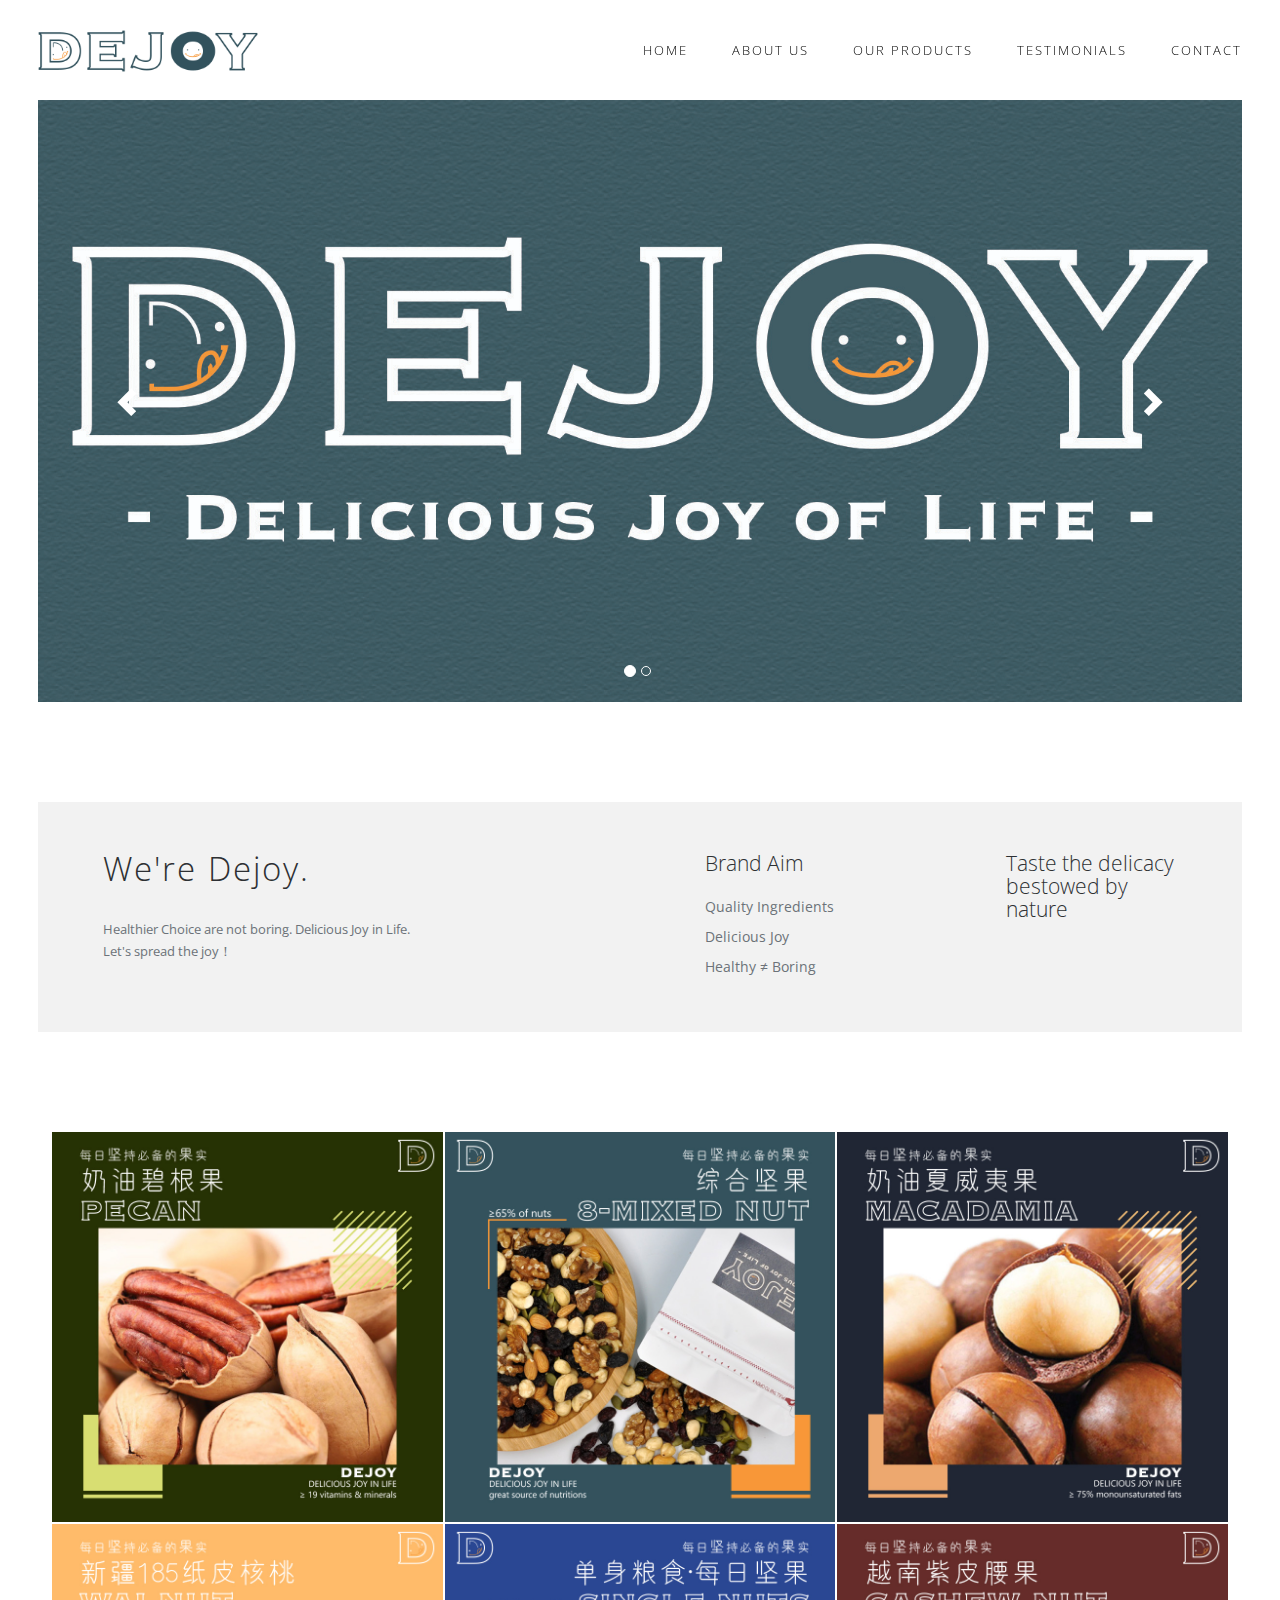
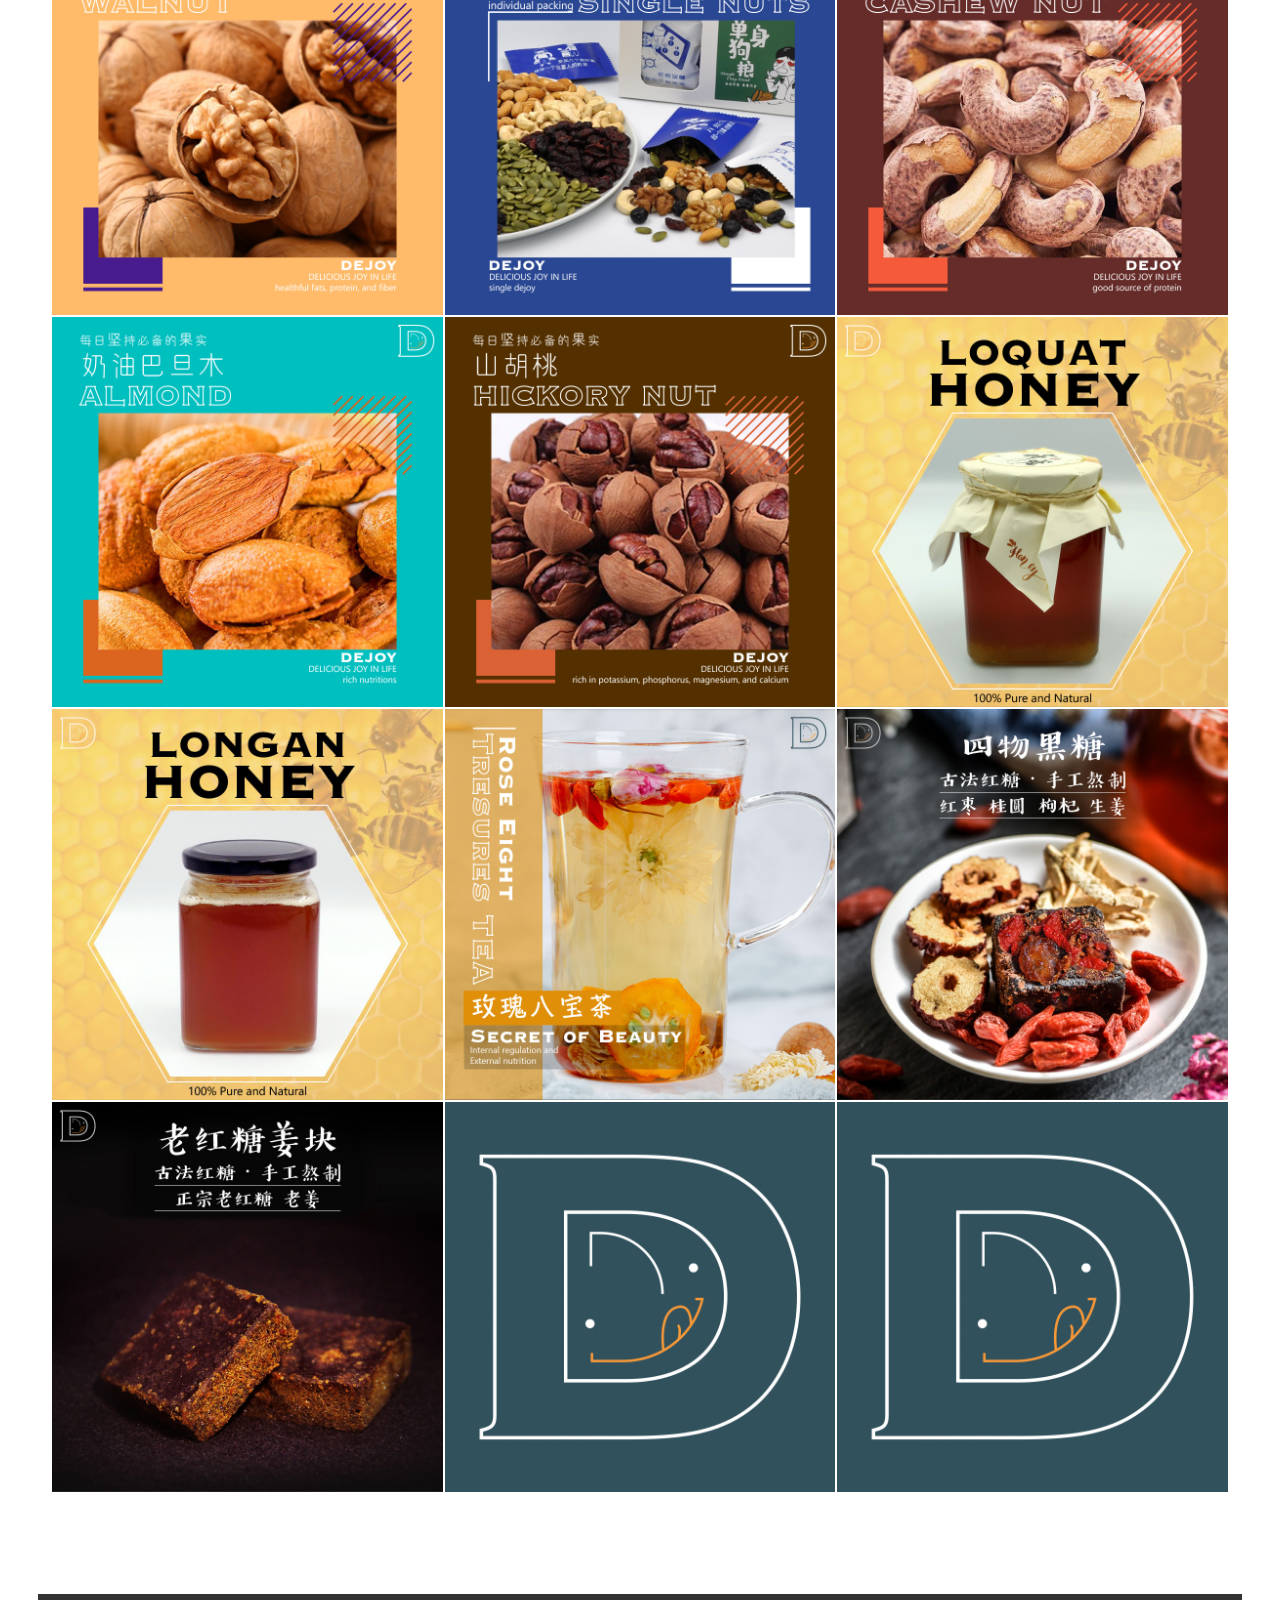
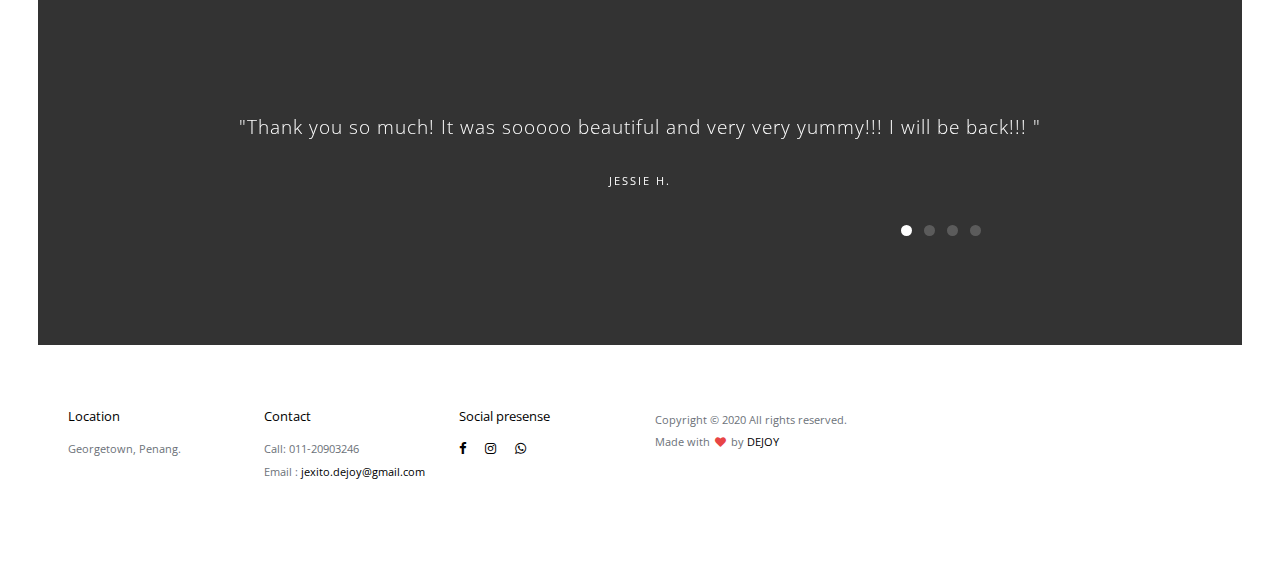
<file: index.html>
<!doctype html>
<!--[if lt IE 7]>      <html class="no-js lt-ie9 lt-ie8 lt-ie7" lang=""> <![endif]-->
<!--[if IE 7]>         <html class="no-js lt-ie9 lt-ie8" lang=""> <![endif]-->
<!--[if IE 8]>         <html class="no-js lt-ie9" lang=""> <![endif]-->
<!--[if gt IE 8]><!--> <html class="no-js" lang=""> <!--<![endif]-->

<head>
<meta charset="utf-8">
<meta name="description" content="">
<meta name="viewport" content="width=device-width, initial-scale=1">
<title>DEJOY - Delicious Joy in Life </title>
<link rel="stylesheet" href="css/bootstrap.min.css">
<link rel="stylesheet" href="css/flexslider.css">
<link rel="stylesheet" href="css/main.css">
<link rel="stylesheet" href="css/responsive.css">
<link rel="stylesheet" href="css/animate.min.css">
<link rel="stylesheet" href="https://maxcdn.bootstrapcdn.com/font-awesome/4.4.0/css/font-awesome.min.css">
</head>

<body>

<!-- Header Section -->
<section class="tophead" role="tophead"> 
  <!-- Navigation Section -->
  <header id="header">
    <div class="header-content clearfix"> <a class="logo" href="#"><img class="rwd-logo" src="images/Logo- Dejoy (Webpage Logo use)2.png" alt=""></a>
      <nav class="navigation" role="navigation">
        <ul class="primary-nav">
          <li><a href="#header-slider">Home</a></li>
          <li><a href="#about-us">About Us</a></li>
          <li><a href="#products">Our Products</a></li>
          <li><a href="#testimonials">Testimonials</a></li>
          <li><a href="#contact">Contact</a></li>
        </ul>
      </nav>
      <a href="#" class="nav-toggle">Menu<span></span></a> </div>
  </header>
  <!-- Navigation Section --> 
</section>
<!-- Header Section --> 
<!-- Slider Section -->
<section id="header-slider" class="section">
  <div id="myCarousel" class="carousel slide" data-ride="carousel"> 
    <!-- Indicators -->
    <ol class="carousel-indicators">
      <li data-target="#myCarousel" data-slide-to="0" class="active"></li>
      <li data-target="#myCarousel" data-slide-to="1"></li>
    </ol>
    <!-- Wrapper for slides -->
    <div class="carousel-inner" role="listbox">
      <div class="item active"> <img src="images/slider/Logo- Dejoy(product image use).jpg" alt="Chania">
        <div class="carousel-caption">
          <h3></h3>
          <p></p>
        </div>
      </div>
      <div class="item"> <img src="images/slider/Logo- Dejoy(bg)zz.jpg" alt="Chania">
        <div class="carousel-caption">
          <h3>We're Absolutely Foodie who Seek For Quality Ingredients</h3>
          <p></p>
        </div>
      </div>
    </div>
    <!-- Controls --> 
    <a class="left carousel-control" href="#myCarousel" role="button" data-slide="prev"> <span class="glyphicon glyphicon-chevron-left" aria-hidden="true"></span> <span class="sr-only">Previous</span></a> <a class="right carousel-control" href="#myCarousel" role="button" data-slide="next"> <span class="glyphicon glyphicon-chevron-right" aria-hidden="true"></span> <span class="sr-only">Next</span></a></div>
</section>
<!-- Slider Section --> 
<!-- About-us Section -->
<section id="about-us" class="about-us about-us">
  <div class="container-fluid">
    <div class="row">
      <div class="col-md-6 col-sm-6">
        <div class="about-us-content">
          <h4>We're Dejoy.</h4>
          <p>Healthier Choice are not boring. Delicious Joy in Life.<br> Let's spread the joy！</p>
        </div>
      </div>
      <div class="col-md-3 col-sm-6">
        <div class="about-us-content">
          <h5>Brand Aim</h5>
          <ul>
            <li><a href="#">Quality Ingredients</a></li>
            <li><a href="#">Delicious Joy</a></li>
            <li><a href="#">Healthy ≠ Boring</a></li>
          </ul>
        </div>
      </div>
      <div class="col-md-3 col-sm-6">
        <div class="about-us-content">
          <h5>Taste the delicacy bestowed by nature</h5>
          <!--<ul>
            <li><a href="#">Marketing Research</a></li>
            <li><a href="#">Social Marketing</a></li>
            <li><a href="#">Mobile marketing</a></li>
          </ul>-->
        </div>
      </div>
    </div>
  </div>
</section>
<!-- About-Us Section --> 

<!-- products grid section -->
<section id="product" class="section product">
  <div class="container-fluid">
    <div class="row">
      <div class="col-sm-4 product-item"> <a href="Product-info/nut- pecan.html" class="product-link">
        <div class="caption">
          <div class="caption-content">
            <h3>Buttery Pecans</h3>
            <h4> ≥19 Vitamins & Minerals</h4>
          </div>
        </div>
        <img src="images/product/pecan1.jpg" class="img-responsive product-img" alt=""> </a> </div>	
      <div class="col-sm-4 product-item"> <a href="Product-info/nut- mixed-nut.html" class="product-link">
        <div class="caption">
          <div class="caption-content">
            <h3>8-Mixed Nuts and Fruits</h3>
            <h4> ≥65% of nuts- Daily great source of nutritions</h4>
          </div>
        </div>
        <img src="images/product/mixedn1.jpg" class="img-responsive product-img" alt=""> </a> </div>
      <div class="col-sm-4 product-item"> <a href="Product-info/nut- macadamia.html" class="product-link">
        <div class="caption">
          <div class="caption-content">
            <h3>Buttery Macadamia</h3>
            <h4> ≥75% of monounsaturated fats</h4>
          </div>
        </div>
        <img src="images/product/macadamia1.jpg" class="img-responsive product-img" alt=""> </a> </div>
      <div class="col-sm-4 product-item"> <a href="Product-info/nut- walnut.html" class="product-link">
        <div class="caption">
          <div class="caption-content">
            <h3>Walnut</h3>
            <h4> Healthy fat, protein, and fiber</h4>
          </div>
        </div>
        <img src="images/product/walnut1.jpg" class="img-responsive product-img" alt=""> </a> </div>
      <div class="col-sm-4 product-item"> <a href="Product-info/nut- daily-mixed-nut.html" class="product-link">
        <div class="caption">
          <div class="caption-content">
            <h3>Daily Mixed Nuts & Fruits</h3>
            <h4>Single Joy with 9 ingredients</h4>
          </div>
        </div>
        <img src="images/product/dn1.jpg" class="img-responsive product-img" alt=""> </a> </div>
      <div class="col-sm-4 product-item"> <a href="Product-info/nut- cashewnut.html" class="product-link">
        <div class="caption">
          <div class="caption-content">
            <h3>Roasted Cashewnut</h3>
            <h4> Good Source of Protein</h4>
          </div>
        </div>
        <img src="images/product/cashewnut1.jpg" class="img-responsive product-img" alt=""> </a> </div>
	  <div class="col-sm-4 product-item"> <a href="Product-info/nut- almondnut.html" class="product-link">
        <div class="caption">
          <div class="caption-content">
            <h3>Roasted Almond</h3>
            <h4> Rich in Nutritions</h4>
          </div>
        </div>
        <img src="images/product/almond1.jpg" class="img-responsive product-img" alt=""> </a> </div>
	  <div class="col-sm-4 product-item"> <a href="Product-info/nut- hickorynut.html" class="product-link">
        <div class="caption">
          <div class="caption-content">
            <h3>Roasted Hickory Nut</h3>
            <h4> Rich Potassium, Phosphorus, Magnesium, and Calcium</h4>
          </div>
        </div>
        <img src="images/product/hickory1.jpg" class="img-responsive product-img" alt=""> </a> </div>
	  <div class="col-sm-4 product-item"> <a href="Product-info/honey- loquat.html" class="product-link">
        <div class="caption">
          <div class="caption-content">
            <h3>Loquat Honey</h3>
            <h4> Relieve cough & clear phlegm, Antibacterial, Beauty skin </h4>
          </div>
        </div>
        <img src="images/product/loquat 1.jpg" class="img-responsive product-img" alt=""> </a> </div>
	  <div class="col-sm-4 product-item"> <a href="Product-info/honey- longan.html" class="product-link">
        <div class="caption">
          <div class="caption-content">
            <h3>Longan Honey</h3>
            <h4> Relieve cough & clear phlegm, Antibacterial, Beauty skin </h4>
          </div>
        </div>
        <img src="images/product/longan1.jpg" class="img-responsive product-img" alt=""> </a> </div>
	  <div class="col-sm-4 product-item"> <a href="Product-info/tea- 8 treasures.html" class="product-link">
        <div class="caption">
          <div class="caption-content">
            <h3>8- Treasures Floral Tea</h3>
            <h4> Anti-aging, Improve endocrine disorders</h4>
          </div>
        </div>
        <img src="images/product/Floral Tea 9.jpg" class="img-responsive product-img" alt=""> </a> </div>
	  <div class="col-sm-4 product-item"> <a href="Product-info/brownSugar- 4 elements.html" class="product-link">
        <div class="caption">
          <div class="caption-content">
            <h3>4- Elements Brown Sugar</h3>
            <h4> Relieve dysmenorrhea, postpartum</h4>
          </div>
        </div>
        <img src="images/product/brown sugar- 4element 1.jpg" class="img-responsive product-img" alt=""> </a> </div>
	  <div class="col-sm-4 product-item"> <a href="Product-info/brownSugar- ginger.html" class="product-link">
        <div class="caption">
          <div class="caption-content">
            <h3>Ginger Brown Sugar</h3>
            <h4> Relieve dysmenorrhea , improve body health</h4>
          </div>
        </div>
        <img src="images/product/brown sugar- ginger1.jpg" class="img-responsive product-img" alt=""> </a> </div>
	  <div class="col-sm-4 product-item"> <a href="#" class="product-link">
        <div class="caption">
          <div class="caption-content">
            <h3>Healthier Choice?</h3>
			<h3>Snack?</h3>
            <h4>Or Both?</h4>
          </div>
        </div>
        <img src="images/product/Logo- Dejoy (Coming Soon)2.jpg" class="img-responsive product-img" alt=""> </a> </div>
	  <div class="col-sm-4 product-item"> <a href="#" class="product-link">
        <div class="caption">
          <div class="caption-content">
            <h3>Coming Soon</h3>
            <h4>Stay Tuned</h4>
          </div>
        </div>
        <img src="images/product/Logo- Dejoy (Coming Soon)2.jpg" class="img-responsive product-img" alt=""> </a> </div>
    </div>
  </div>
</section>
<!-- portfolio grid section --> 

<!-- Testimonials section -->
<section id="testimonials" class="section testimonials no-padding">
  <div class="container-fluid">
    <div class="row no-gutter">
      <div class="flexslider">
        <ul class="slides">
          <li>
            <div class="col-md-12">
              <blockquote>
                <h1>"Thank you so much! It was sooooo beautiful and very very yummy!!! I will be back!!! " </h1>
                <p>Jessie H.</p>
              </blockquote>
            </div>
          </li>
          <li>
            <div class="col-md-12">
              <blockquote>
				  <h1>Just a few lines to thank you so much for the wonderful gift set packaging which I gave to my parents.</h1><p>Lee L.</p>
              </blockquote>
            </div>
          </li>
          <li>
            <div class="col-md-12">
              <blockquote>
                <h1>"Thank you so very, very much for the Dejoy products.  It was absolutely adorable.  You do amazing work.We will definitely remember you for future orders." </h1>
                <p>Rachael S.</p>
              </blockquote>
            </div>
          </li>
          <li>
            <div class="col-md-12">
              <blockquote>
                <h1>Thank you so much for all of your help to introduce the products. I will pass this along to friends and family, and will definitely keep you in mind for future healthy choice needs. Again Thank You!</h1>
				<p>Jim C.</p>
              </blockquote>
            </div>
          </li>
        </ul>
      </div>
    </div>
  </div>
</section>
<!-- Testimonials section --> 

<!-- footer section -->
<footer id="contact" class="footer">
  <div class="container-fluid">
    <div class="col-md-2 left">
      <h4>Location</h4>
      <p>Georgetown, Penang.</p>
    </div>
    <div class="col-md-2 left">
      <h4>Contact</h4>
      <p> Call: 011-20903246 <br>
        Email : <a href="mailto:jexito.dejoy@gmail.com"> jexito.dejoy@gmail.com </a></p>
    </div>
    <div class="col-md-2 left">
      <h4>Social presense</h4>
      <ul class="footer-share">
        <li><a href="https://www.facebook.com/Dejoy-104601691461687"><i class="fa fa-facebook"></i></a></li>
        <li><a href="#"><i class="fa fa-instagram"></i></a></li>
        <li><a href="https://api.whatsapp.com/message/24TRK4JXYMFDM1"><i class="fa fa-whatsapp"></i></a></li>
      </ul>
    </div>
    <div class="col-md-6 right">
      <p>Copyright © 2020 All rights reserved.<br>
        Made with <i class="fa fa-heart pulse"></i> by <a>DEJOY</a></p>
    </div>
  </div>
</footer>
<!-- footer section --> 

<!-- JS FILES --> 
<script src="https://ajax.googleapis.com/ajax/libs/jquery/1.11.3/jquery.min.js"></script> 
<script src="js/bootstrap.min.js"></script> 
<script src="js/jquery.flexslider-min.js"></script> 
<script src="js/retina.min.js"></script> 
<script src="js/modernizr.js"></script> 
<script src="js/main.js"></script>
</body>
</html>
</file>
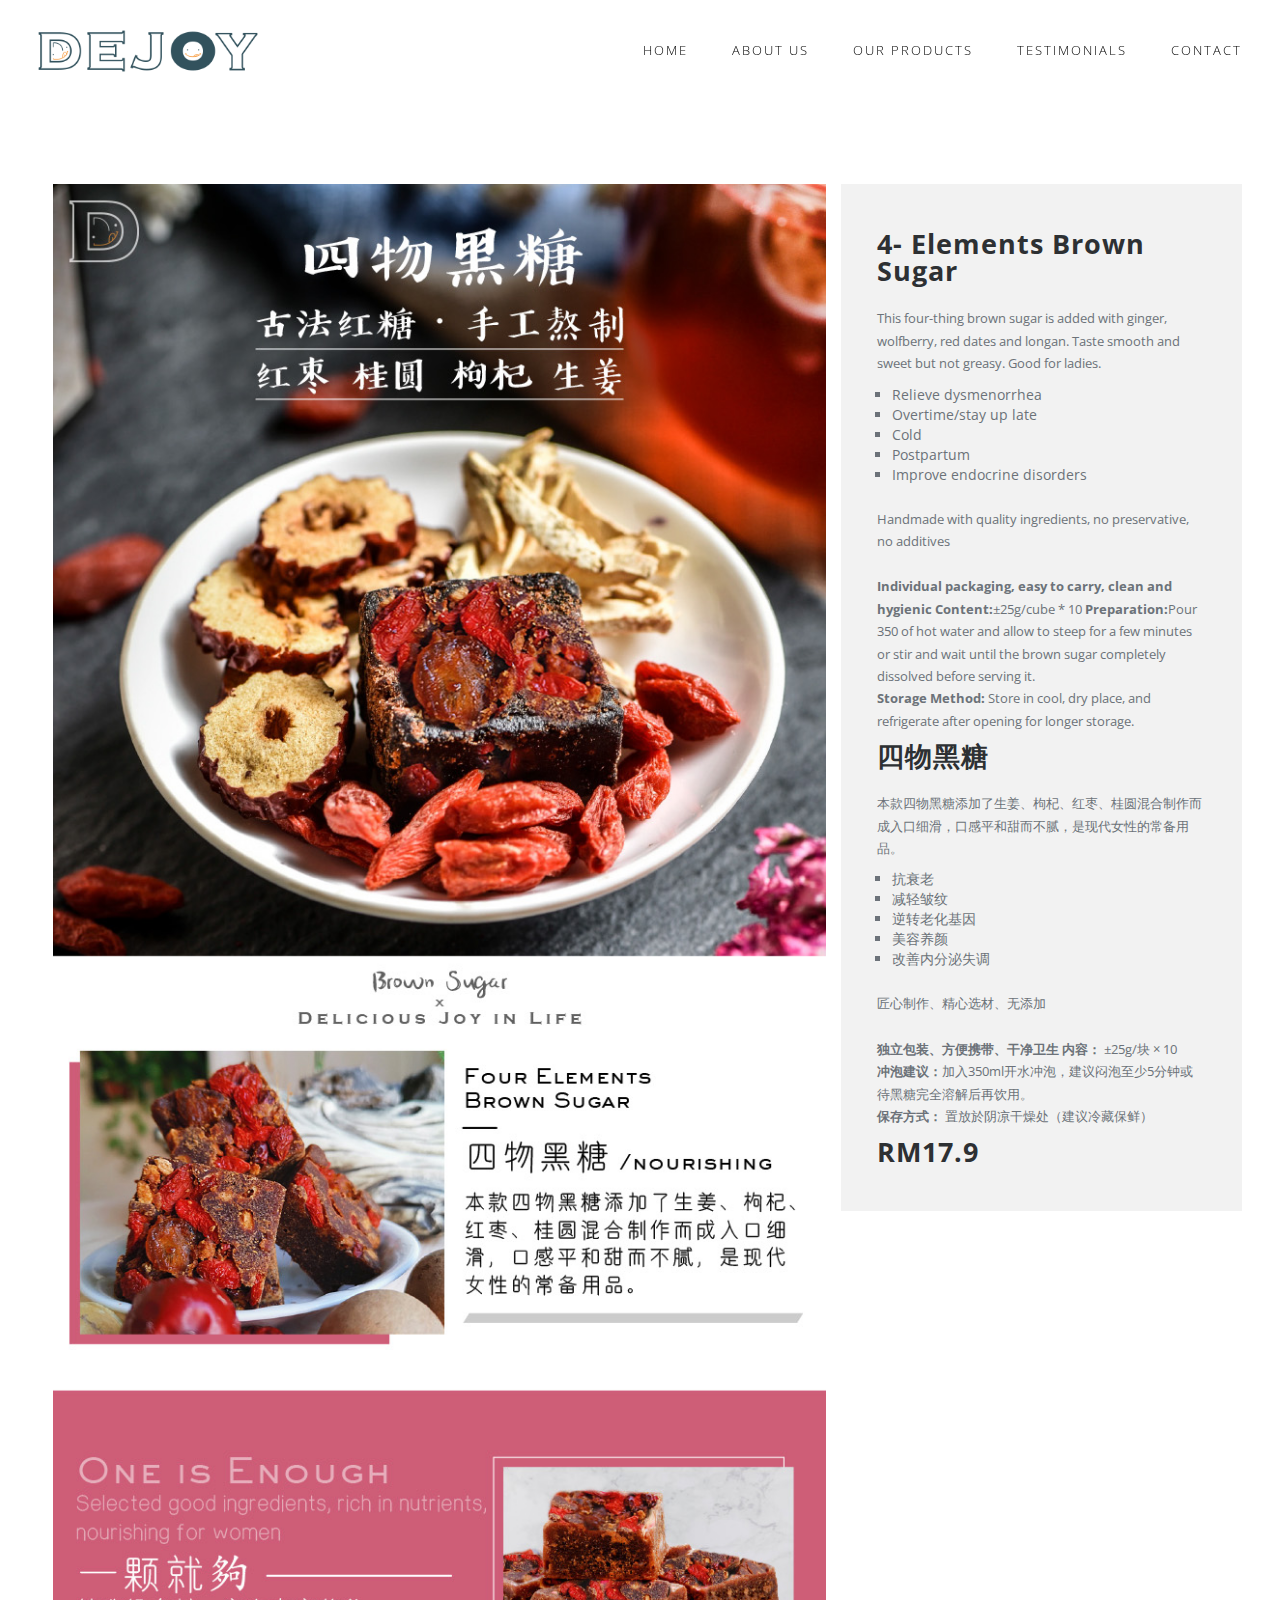
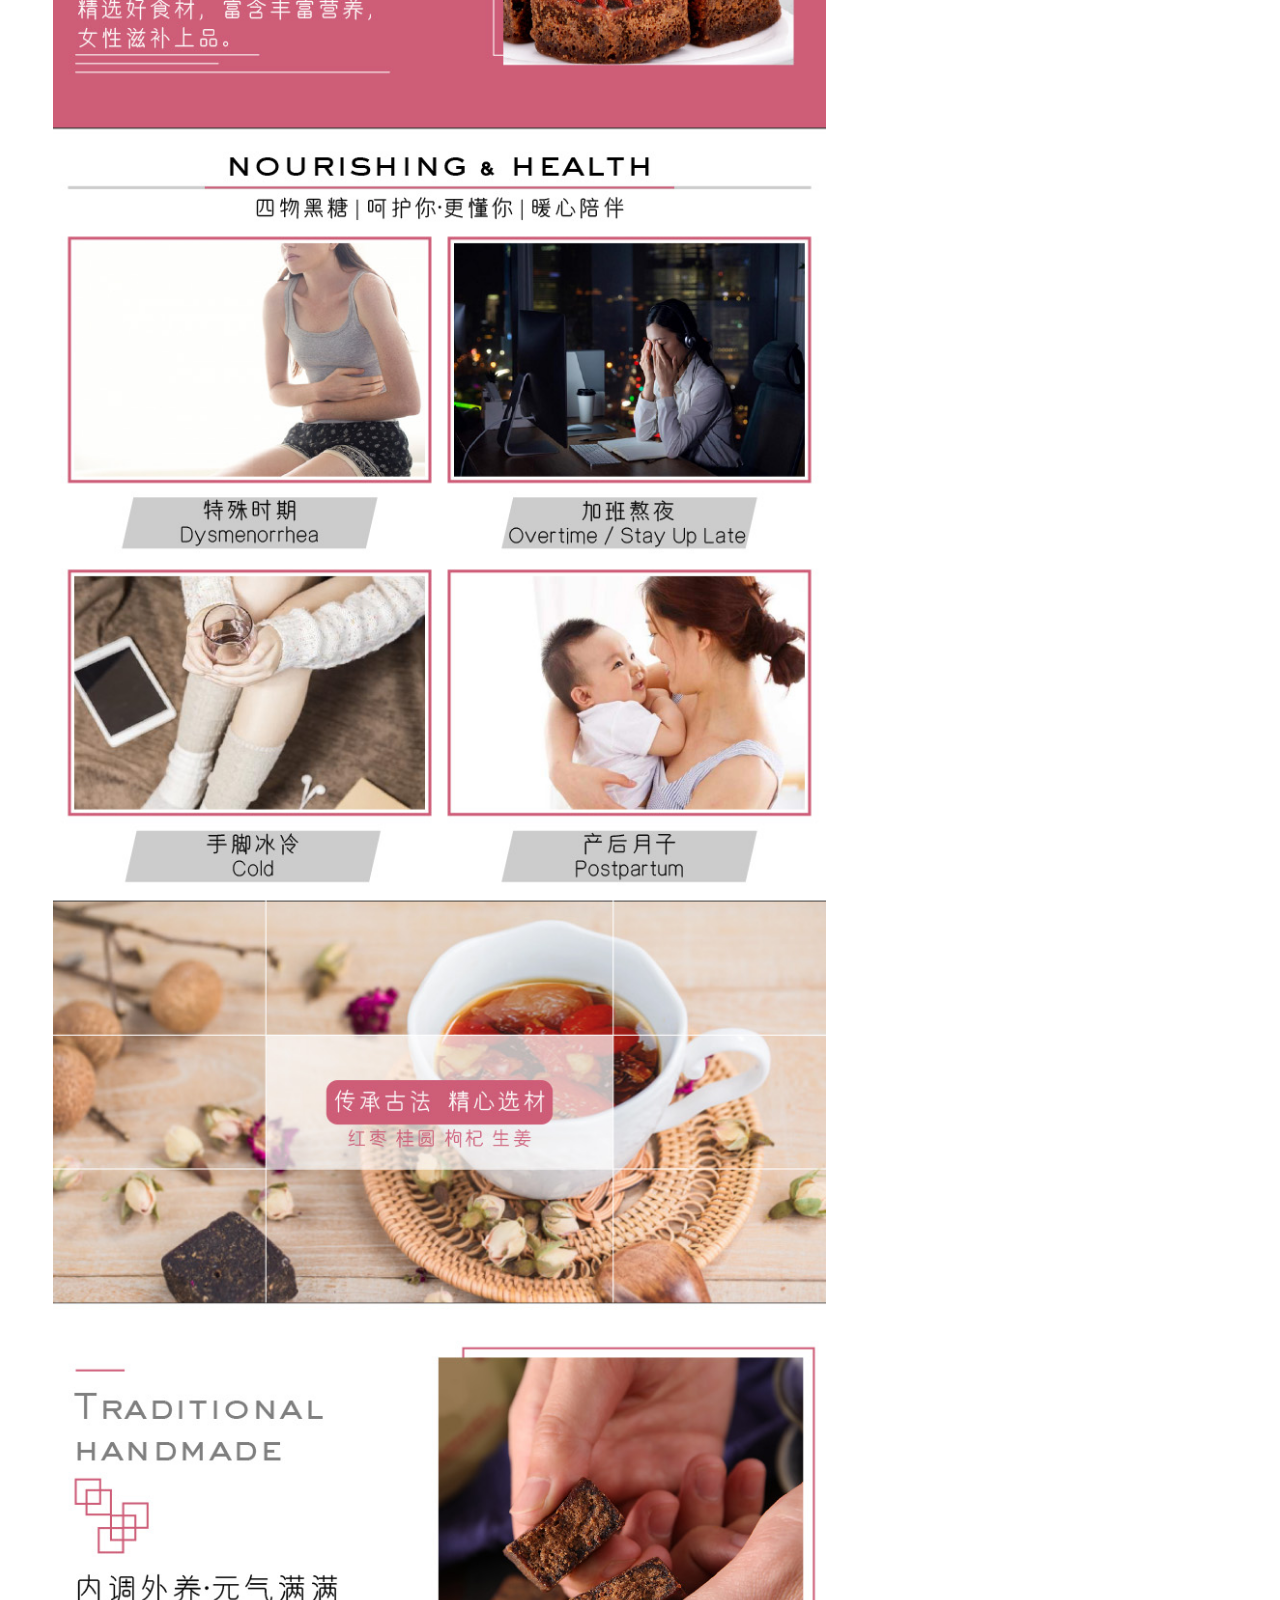
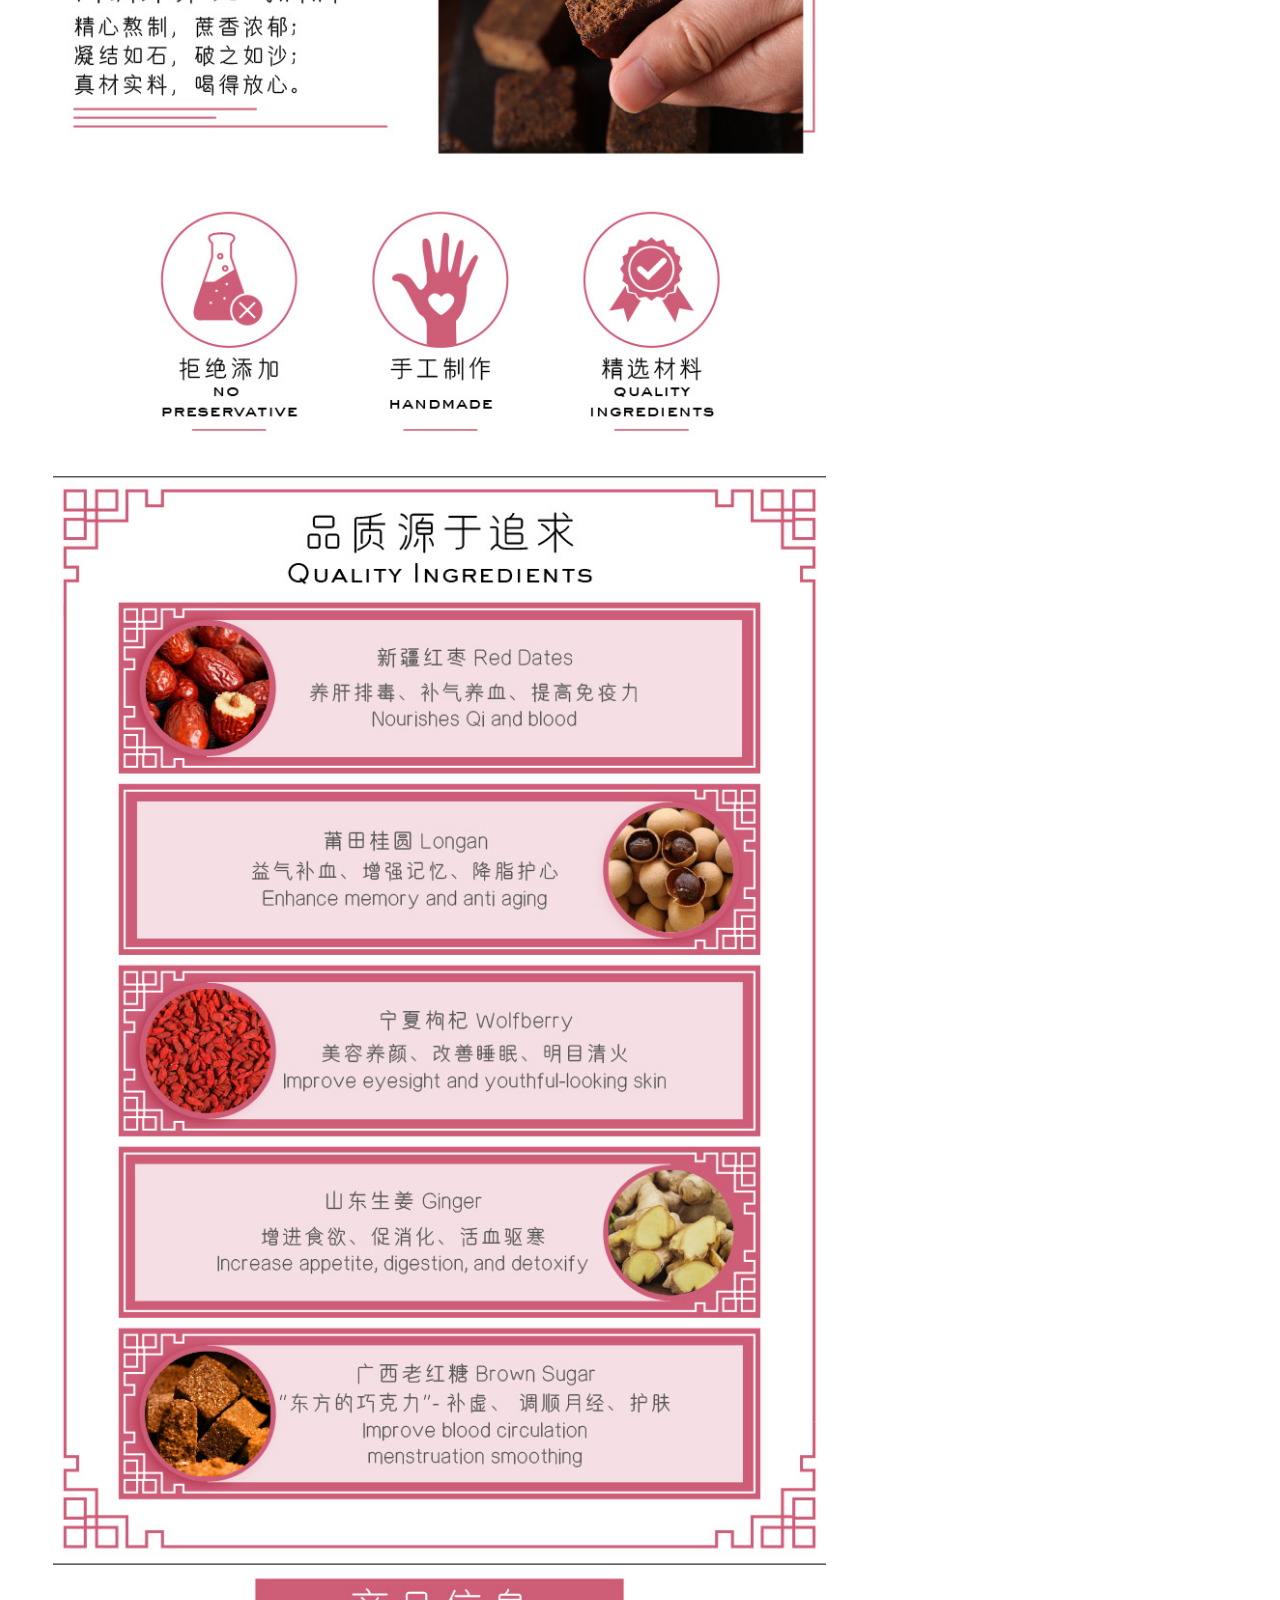
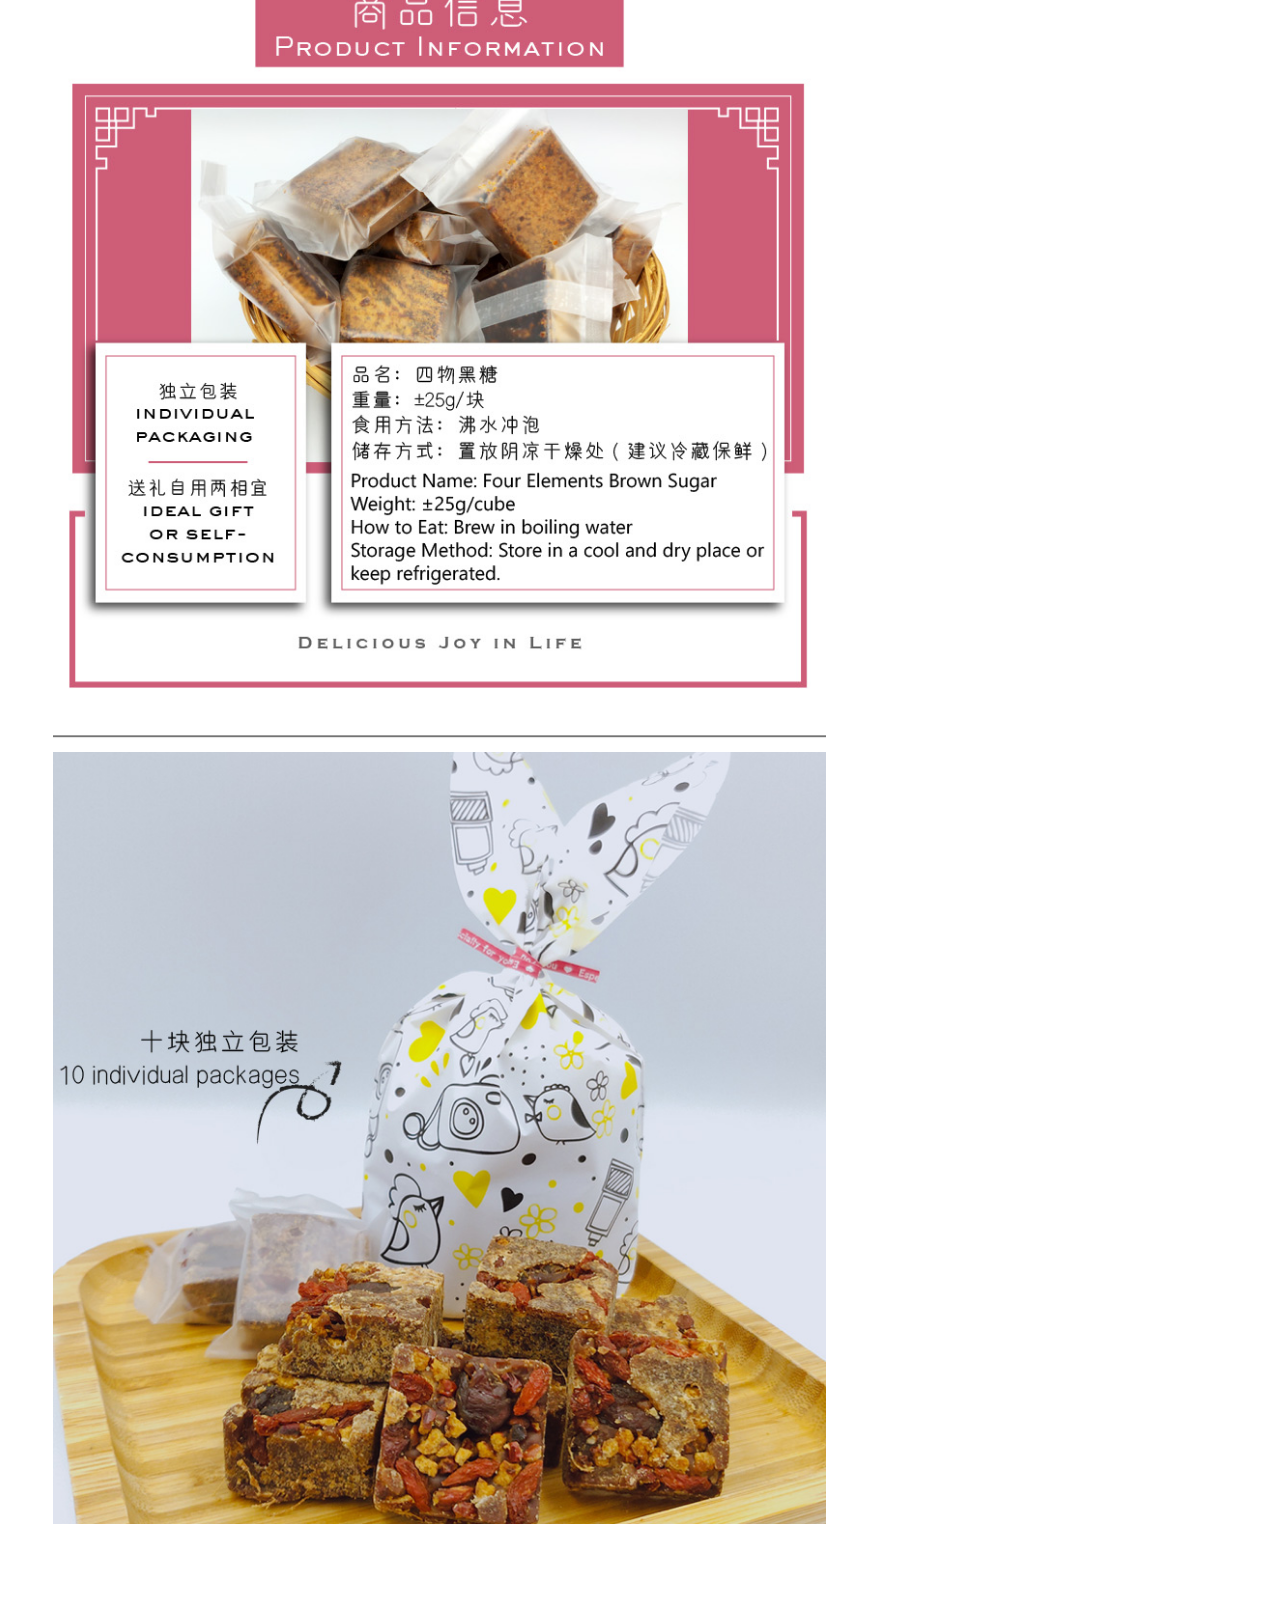
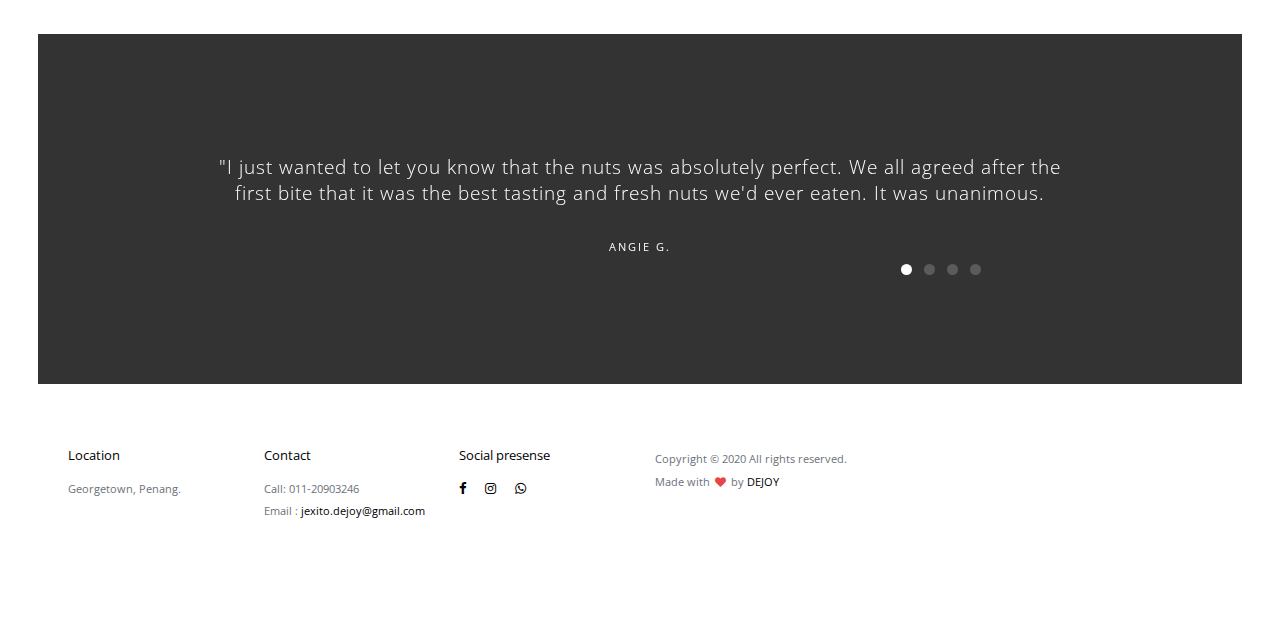
<file: Product-info/brownSugar- 4 elements.html>
<!doctype html>
<!--[if lt IE 7]>      <html class="no-js lt-ie9 lt-ie8 lt-ie7" lang=""> <![endif]-->
<!--[if IE 7]>         <html class="no-js lt-ie9 lt-ie8" lang=""> <![endif]-->
<!--[if IE 8]>         <html class="no-js lt-ie9" lang=""> <![endif]-->
<!--[if gt IE 8]><!-->
<html class="no-js" lang="">
<!--<![endif]-->

<head>
<meta charset="utf-8">
<meta name="description" content="">
<meta name="viewport" content="width=device-width, initial-scale=1">
<title>DEJOY - 4 Elements Brown Sugar</title>
<link rel="stylesheet" href="../css/bootstrap.min.css">
<link rel="stylesheet" href="../css/flexslider.css">
<link rel="stylesheet" href="../css/main.css">
<link rel="stylesheet" href="../css/responsive.css">
<link rel="stylesheet" href="../css/animate.min.css">
<link rel="stylesheet" href="https://maxcdn.bootstrapcdn.com/font-awesome/4.4.0/css/font-awesome.min.css">
</head>

<body>

<!-- Header Section -->
<section class="tophead" role="tophead"> 
  <!-- Navigation Section -->
  <header id="header">
    <div class="header-content clearfix"> <a class="logo" href="../index.html"><img class="rwd-logo" src="../images/Logo- Dejoy (Webpage Logo use)2.png" alt=""></a>
      <nav class="navigation" role="navigation">
        <ul class="primary-nav">
          <li><a href="../l#header-slider">Home</a></li>
          <li><a href="../#about-us">About Us</a></li>
          <li><a href="../#product">Our Products</a></li>
          <li><a href="../#testimonials">Testimonials</a></li>
          <li><a href="../#contact">Contact</a></li>
        </ul>
      </nav>
      <a href="#" class="nav-toggle">Menu<span></span></a> </div>
  </header>
  <!-- Navigation Section --> 
</section>
<!-- Header Section -->
<!-- work details section -->
<section id="work-detail" class="section work-detail">
  <div class="container-fluid">
    <div class="row">
      <div class="col-md-8 work-detail-margin detail-image">
        <div class="work-image">
          <p> <img src="../images/product/4-elements.jpg" alt=""></p>
		  <p> <img src="../images/product/brown sugar- 4element 8.jpg" alt=""></p>
        </div>
      </div>
      <div class="col-md-4 work-detail-margin detail-contentbox">
        <div class="detail-content">
		  <h4><strong>4- Elements Brown Sugar</strong></h4>
          <p>This four-thing brown sugar is added with ginger, wolfberry, red dates and longan. Taste smooth and sweet but not greasy. Good for ladies.</p>
			<ul>
				<li>Relieve dysmenorrhea</li>
				<li>Overtime/stay up late</li>
				<li>Cold</li>
				<li>Postpartum</li>
				<li>Improve endocrine disorders</li>
			</ul>
			    <p>Handmade with quality ingredients, no preservative, no additives</p>
				<p><b>Individual packaging, easy to carry, clean and hygienic</b>
				<b>Content:</b>±25g/cube * 10
			    <b>Preparation:</b>Pour 350 of hot water and allow to steep for a few minutes or stir and wait until the brown sugar completely dissolved before serving it.<br>
		        <b>Storage Method:</b> Store in cool, dry place, and refrigerate after opening for longer storage.<br></p>

			<h4><strong>四物黑糖  </strong></h4>
            <p>本款四物黑糖添加了生姜、枸杞、红枣、桂圆混合制作而成入口细滑，口感平和甜而不腻，是现代女性的常备用品。</p>
			<ul>
				<li>抗衰老</li>
				<li>减轻皱纹</li>
				<li>逆转老化基因</li>
				<li>美容养颜</li>
				<li>改善内分泌失调</li>
			</ul>
			    <p>匠心制作、精心选材、无添加</p>
				<p><b>独立包装、方便携带、干净卫生</b>

				<b>内容：</b>  ±25g/块 × 10<br>
			    <b>冲泡建议：</b>加入350ml开水冲泡，建议闷泡至少5分钟或待黑糖完全溶解后再饮用。<br>
		        <b>保存方式：</b> 置放於阴凉干燥处（建议冷藏保鲜）<br></p>
			
						
			<h4><b>RM17.9</b></h4>
          <!--<a class="btn" href="#">Visit Site <i class="fa fa-long-arrow-right"></i></a> --></div>
      </div>
    </div>
  </div>
</section>
<!-- work details section --> 

<!-- Testimonials section -->
<section id="testimonials" class="section testimonials no-padding">
  <div class="container-fluid">
    <div class="row no-gutter">
      <div class="flexslider">
        <ul class="slides">
          <li>
            <div class="col-md-12">
              <blockquote>
                <h1>"I just wanted to let you know that the nuts was absolutely perfect.  We all agreed after the first bite that it was the best tasting and fresh nuts we'd ever eaten.  It was unanimous. </h1>
                <p>Angie G.</p>
              </blockquote>
            </div>
          </li>
          <li>
            <div class="col-md-12">
              <blockquote>
                <h1>"Thank you so very, very much for the Dejoy products.  It was absolutely adorable.  You do amazing work.We will definitely remember you for future orders." </h1>
                <p>Rachael S.</p>
              </blockquote>
            </div>
          </li>
          <li>
            <div class="col-md-12">
              <blockquote>
                <h1>Thank you for the mixed nuts and floral tea ..... so many compliments all to you! Thank you for being a part of our day! </h1>
                <p>Hannah</p>
              </blockquote>
            </div>
          </li>
          <li>
            <div class="col-md-12">
              <blockquote>
				  <h1>Thank you so much for all of your help to introduce the products. I will pass this along to friends and family, and will definitely keep you in mind for future healthy choice needs. Again Thank You!</h1>
				  <p>Jim C.</p>
              </blockquote>
            </div>
          </li>
        </ul>
      </div>
    </div>
  </div>
</section>
<!-- Testimonials section --> 

<!-- footer section -->
<footer id="contact" class="footer">
  <div class="container-fluid">
    <div class="col-md-2 left">
      <h4>Location</h4>
      <p> Georgetown, Penang.</p>
    </div>
    <div class="col-md-2 left">
      <h4>Contact</h4>
      <p> Call: 011-20903246 <br>
        Email : <a href="mailto:jexito.dejoy@gmail.com"> jexito.dejoy@gmail.com </a></p>
    </div>
    <div class="col-md-2 left">
      <h4>Social presense</h4>
      <ul class="footer-share">
        <li><a href="https://www.facebook.com/Dejoy-104601691461687"><i class="fa fa-facebook"></i></a></li>
        <li><a href="#"><i class="fa fa-instagram"></i></a></li>
        <li><a href="https://api.whatsapp.com/message/24TRK4JXYMFDM1"><i class="fa fa-whatsapp"></i></a></li>
      </ul>
    </div>
    <div class="col-md-6 right">
      <p>Copyright © 2020 All rights reserved.<br>
        Made with <i class="fa fa-heart pulse"></i> by <a>DEJOY</a></p>
    </div>
  </div>
</footer>
<!-- footer section --> 

<!-- JS FILES --> 
<script src="https://ajax.googleapis.com/ajax/libs/jquery/1.11.3/jquery.min.js"></script> 
<script src="../js/bootstrap.min.js"></script> 
<script src="../js/jquery.flexslider-min.js"></script> 
<script src="../js/retina.min.js"></script> 
<script src="../js/modernizr.js"></script> 
<script src="../js/main.js"></script>
</body>
</html>
</file>
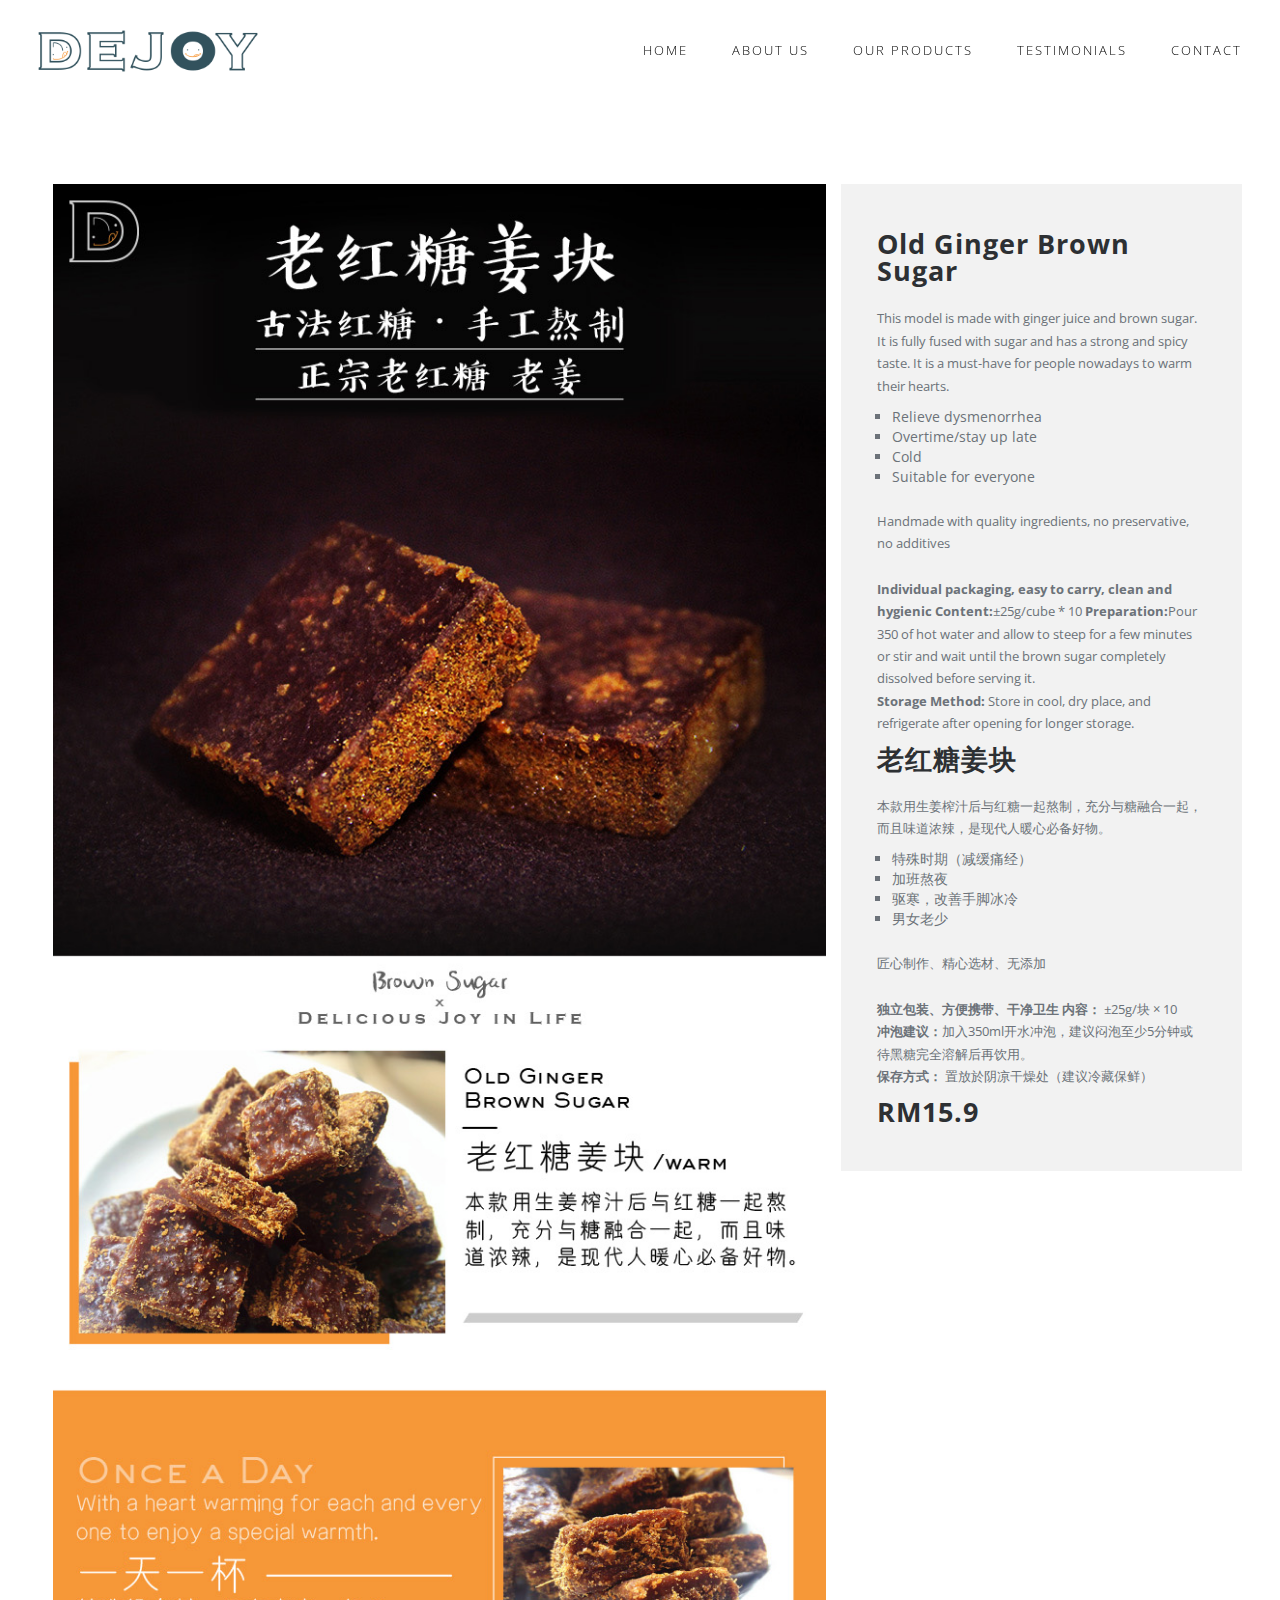
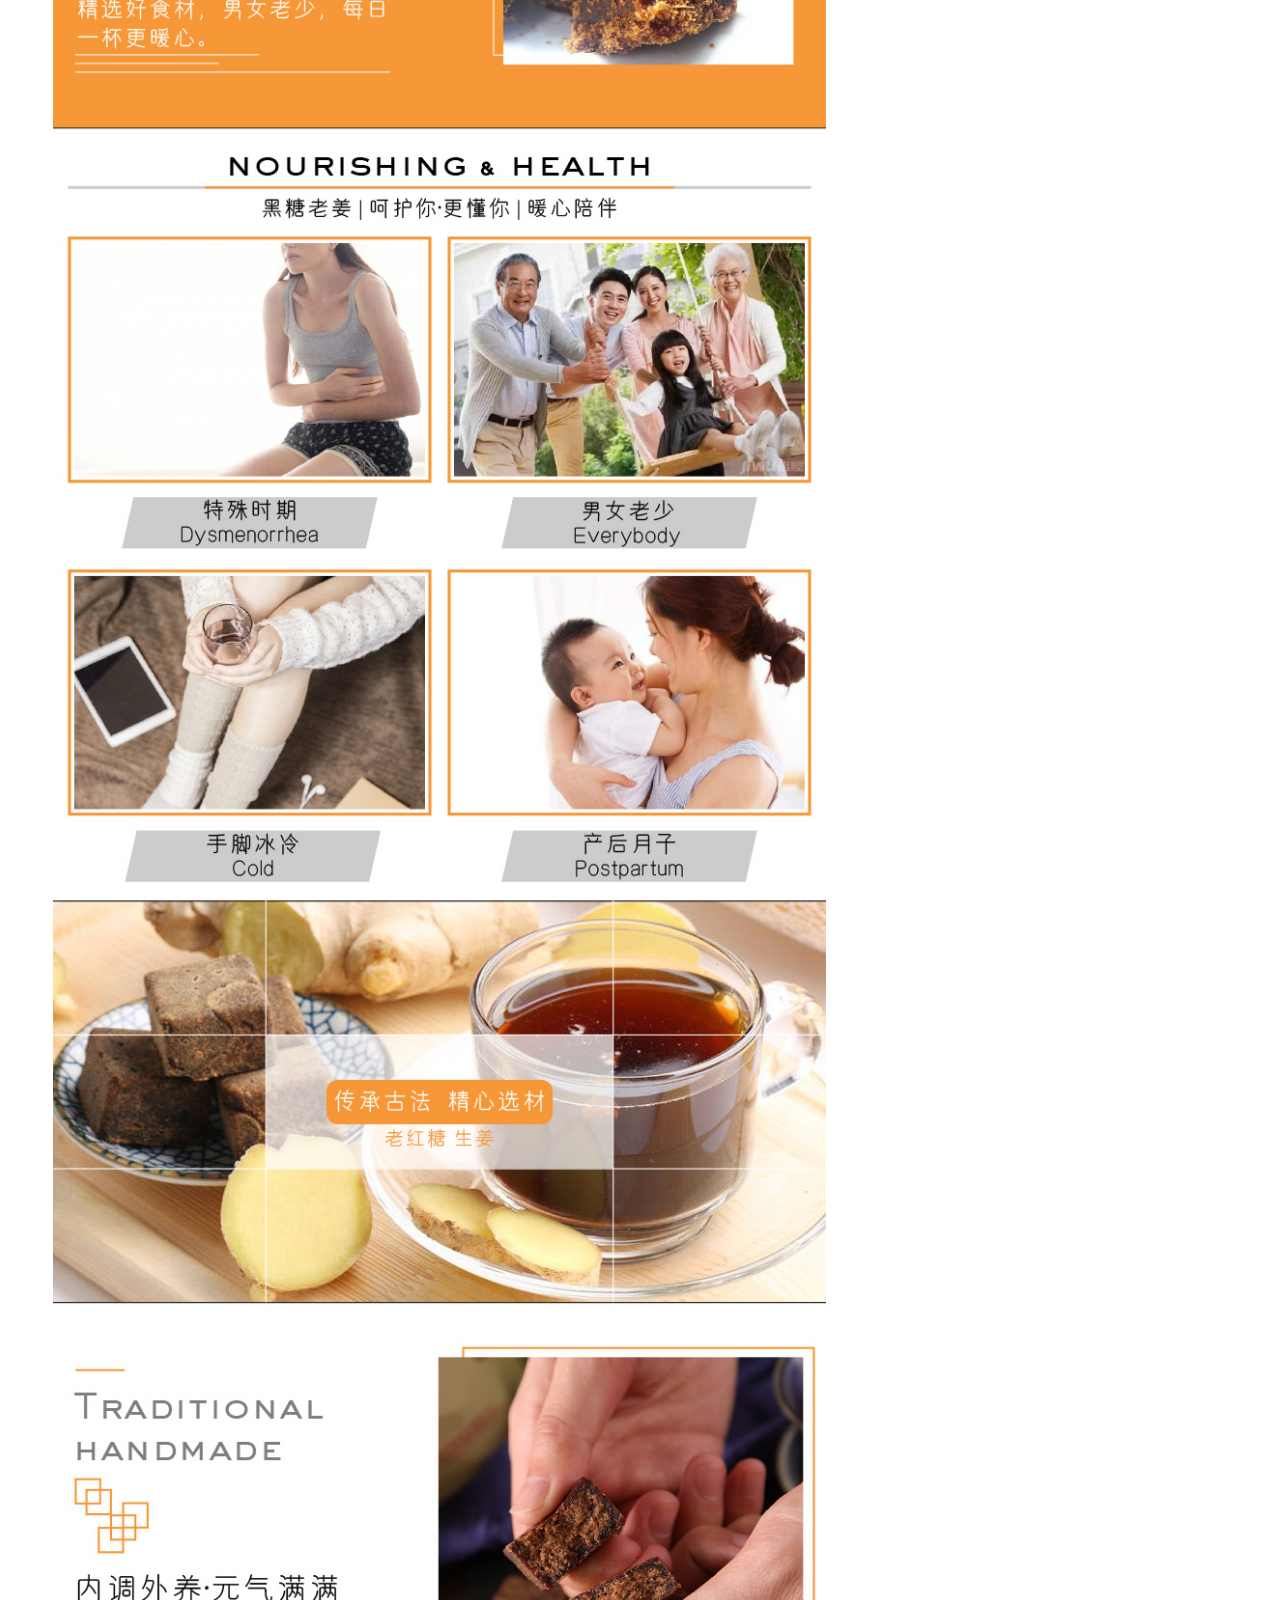
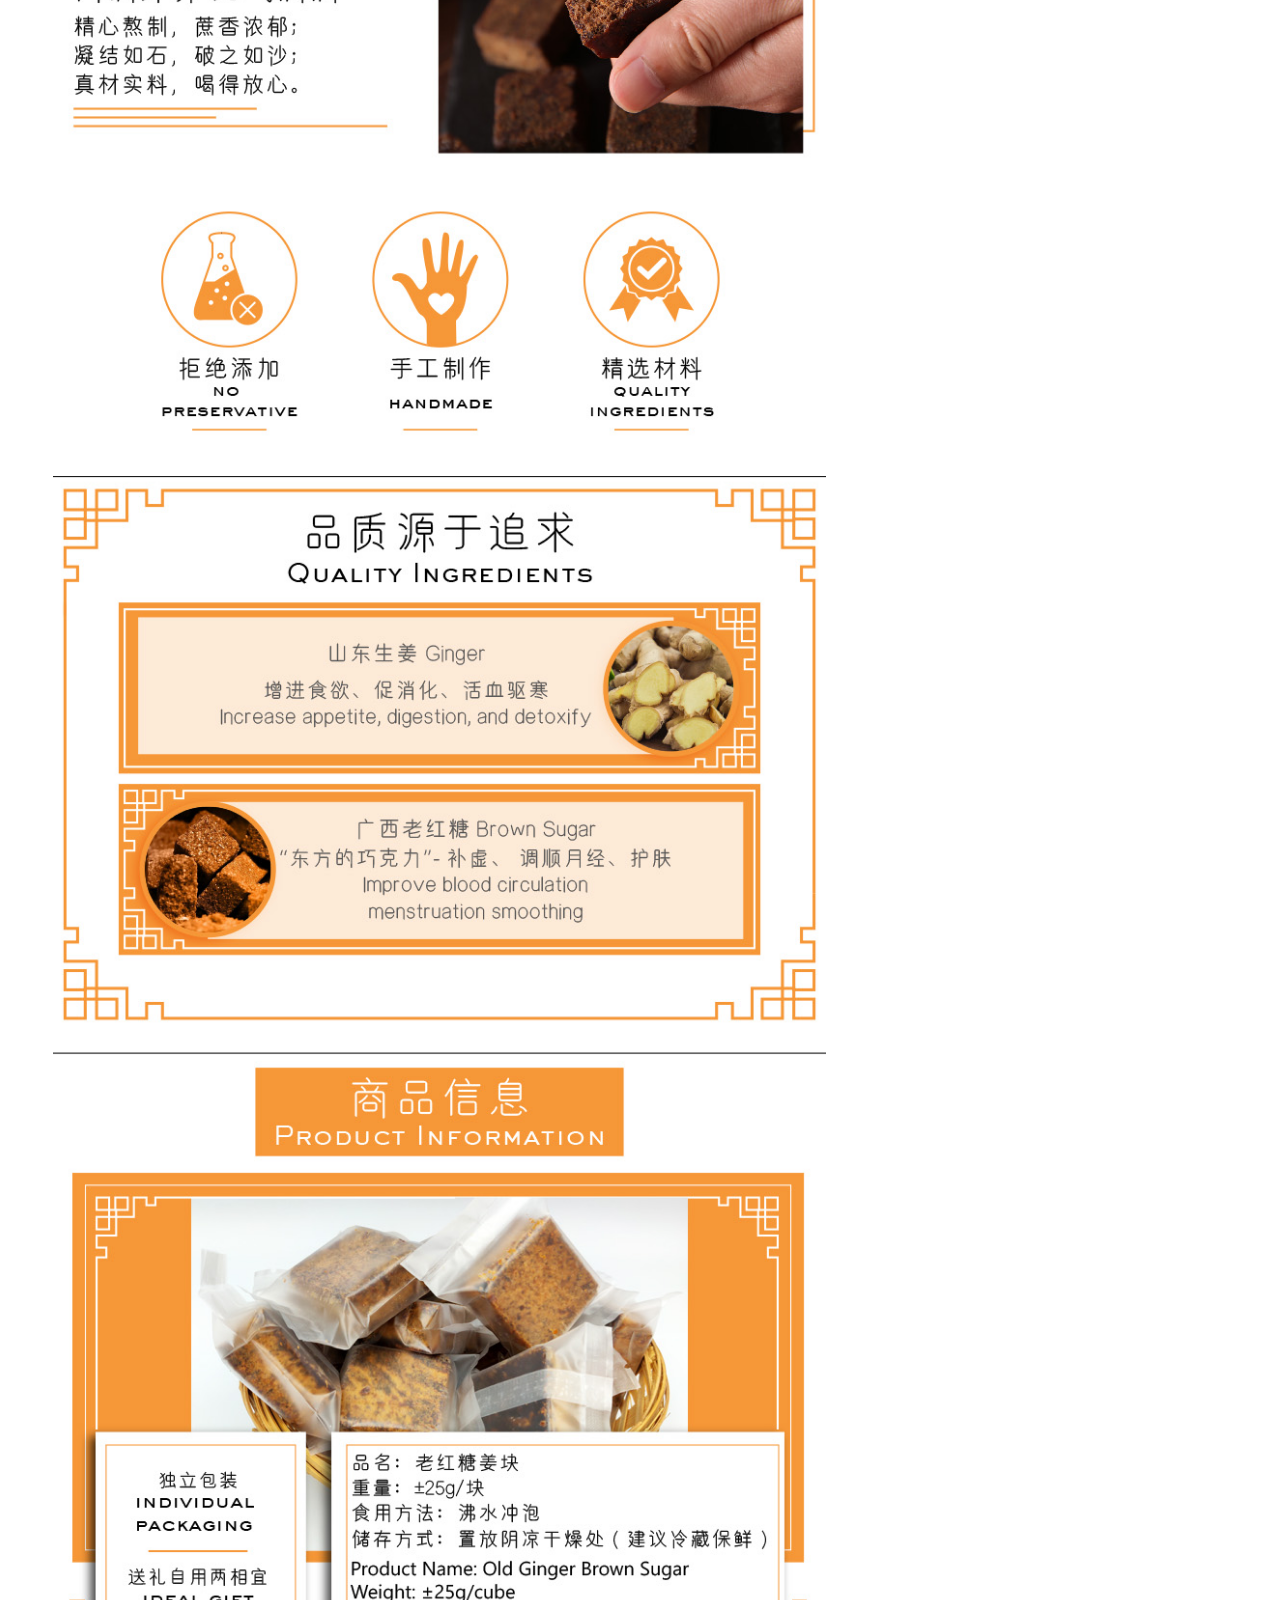
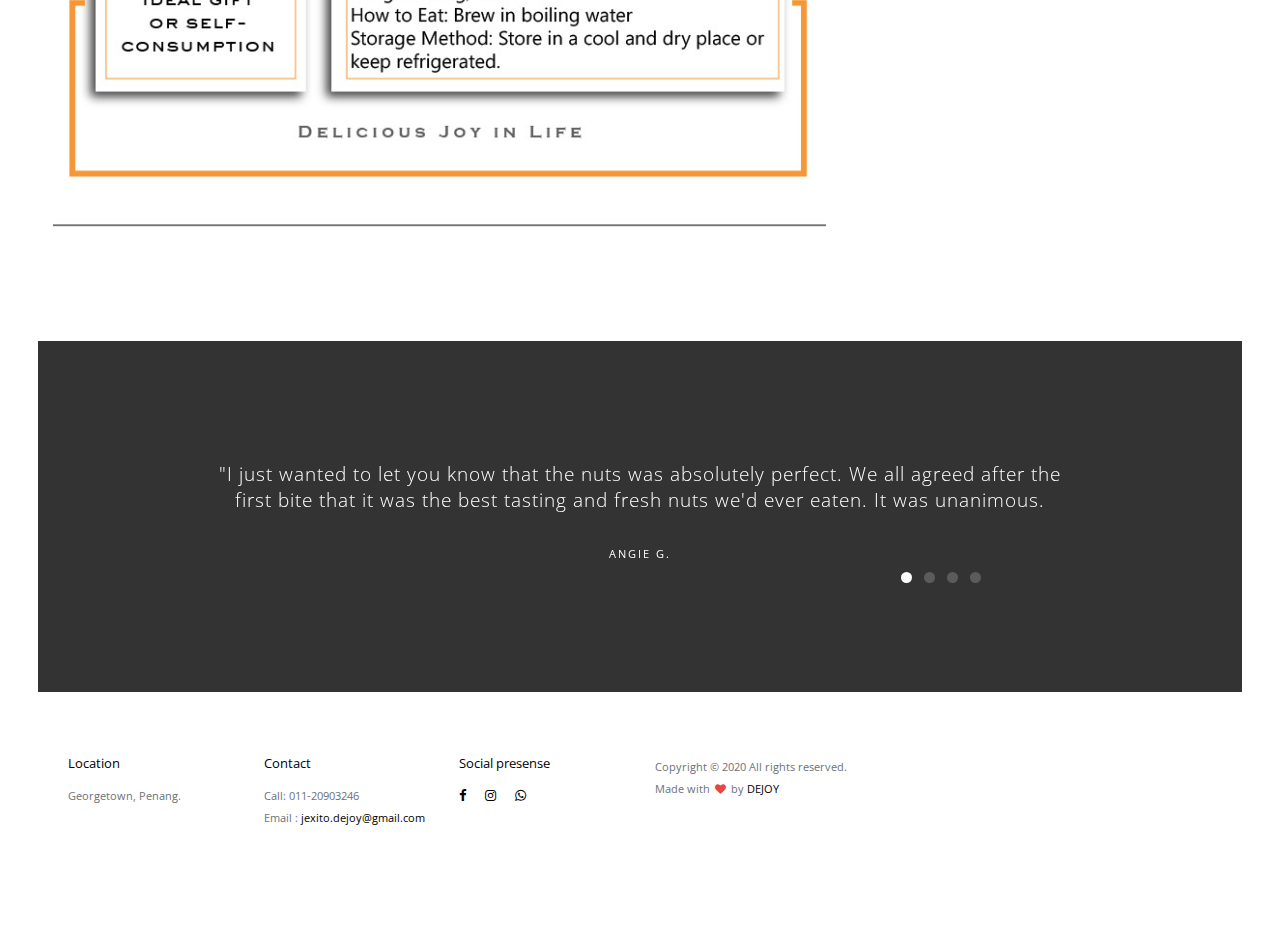
<file: Product-info/brownSugar- ginger.html>
<!doctype html>
<!--[if lt IE 7]>      <html class="no-js lt-ie9 lt-ie8 lt-ie7" lang=""> <![endif]-->
<!--[if IE 7]>         <html class="no-js lt-ie9 lt-ie8" lang=""> <![endif]-->
<!--[if IE 8]>         <html class="no-js lt-ie9" lang=""> <![endif]-->
<!--[if gt IE 8]><!-->
<html class="no-js" lang="">
<!--<![endif]-->

<head>
<meta charset="utf-8">
<meta name="description" content="">
<meta name="viewport" content="width=device-width, initial-scale=1">
<title>DEJOY - Ginger Brown Sugar</title>
<link rel="stylesheet" href="../css/bootstrap.min.css">
<link rel="stylesheet" href="../css/flexslider.css">
<link rel="stylesheet" href="../css/main.css">
<link rel="stylesheet" href="../css/responsive.css">
<link rel="stylesheet" href="../css/animate.min.css">
<link rel="stylesheet" href="https://maxcdn.bootstrapcdn.com/font-awesome/4.4.0/css/font-awesome.min.css">
</head>

<body>

<!-- Header Section -->
<section class="tophead" role="tophead"> 
  <!-- Navigation Section -->
  <header id="header">
    <div class="header-content clearfix"> <a class="logo" href="../index.html"><img class="rwd-logo" src="../images/Logo- Dejoy (Webpage Logo use)2.png" alt=""></a>
      <nav class="navigation" role="navigation">
        <ul class="primary-nav">
          <li><a href="../l#header-slider">Home</a></li>
          <li><a href="../#about-us">About Us</a></li>
          <li><a href="../#product">Our Products</a></li>
          <li><a href="../#testimonials">Testimonials</a></li>
          <li><a href="../#contact">Contact</a></li>
        </ul>
      </nav>
      <a href="#" class="nav-toggle">Menu<span></span></a> </div>
  </header>
  <!-- Navigation Section --> 
</section>
<!-- Header Section -->
<!-- work details section -->
<section id="work-detail" class="section work-detail">
  <div class="container-fluid">
    <div class="row">
      <div class="col-md-8 work-detail-margin detail-image">
        <div class="work-image">
          <p> <img src="../images/product/ginger sugar.jpg" alt=""></p>

        </div>
      </div>
      <div class="col-md-4 work-detail-margin detail-contentbox">
        <div class="detail-content">
		  <h4><strong>Old Ginger Brown Sugar</strong></h4>
          <p>This model is made with ginger juice and brown sugar. It is fully fused with sugar and has a strong and spicy taste. It is a must-have for people nowadays to warm their hearts.</p>
			<ul>
				<li>Relieve dysmenorrhea </li>
				<li>Overtime/stay up late</li>
				<li>Cold</li>
				<li>Suitable for everyone</li>
			</ul>
			    <p>Handmade with quality ingredients, no preservative, no additives</p>
				<p><b>Individual packaging, easy to carry, clean and hygienic</b>
				<b>Content:</b>±25g/cube * 10
			    <b>Preparation:</b>Pour 350 of hot water and allow to steep for a few minutes or stir and wait until the brown sugar completely dissolved before serving it.<br>
		        <b>Storage Method:</b> Store in cool, dry place, and refrigerate after opening for longer storage.<br></p>

			<h4><strong>老红糖姜块 </strong></h4>
            <p>本款用生姜榨汁后与红糖一起熬制，充分与糖融合一起，而且味道浓辣，是现代人暖心必备好物。</p>
			<ul>
				<li>特殊时期（减缓痛经）</li>
				<li>加班熬夜</li>
				<li>驱寒，改善手脚冰冷</li>
				<li>男女老少</li>

			</ul>
			    <p>匠心制作、精心选材、无添加</p>
				<p><b>独立包装、方便携带、干净卫生</b>

				<b>内容：</b>  ±25g/块 × 10<br>
			    <b>冲泡建议：</b>加入350ml开水冲泡，建议闷泡至少5分钟或待黑糖完全溶解后再饮用。<br>
		        <b>保存方式：</b> 置放於阴凉干燥处（建议冷藏保鲜）<br></p>
			
						
			<h4><b>RM15.9</b></h4>
          <!--<a class="btn" href="#">Visit Site <i class="fa fa-long-arrow-right"></i></a> --></div>
      </div>
    </div>
  </div>
</section>
<!-- work details section --> 

<!-- Testimonials section -->
<section id="testimonials" class="section testimonials no-padding">
  <div class="container-fluid">
    <div class="row no-gutter">
      <div class="flexslider">
        <ul class="slides">
          <li>
            <div class="col-md-12">
              <blockquote>
                <h1>"I just wanted to let you know that the nuts was absolutely perfect.  We all agreed after the first bite that it was the best tasting and fresh nuts we'd ever eaten.  It was unanimous. </h1>
                <p>Angie G.</p>
              </blockquote>
            </div>
          </li>
          <li>
            <div class="col-md-12">
              <blockquote>
                <h1>"Thank you so very, very much for the Dejoy products.  It was absolutely adorable.  You do amazing work.We will definitely remember you for future orders." </h1>
                <p>Rachael S.</p>
              </blockquote>
            </div>
          </li>
          <li>
            <div class="col-md-12">
              <blockquote>
                <h1>Thank you for the mixed nuts and floral tea ..... so many compliments all to you! Thank you for being a part of our day! </h1>
                <p>Hannah</p>
              </blockquote>
            </div>
          </li>
          <li>
            <div class="col-md-12">
              <blockquote>
				  <h1>Thank you so much for all of your help to introduce the products. I will pass this along to friends and family, and will definitely keep you in mind for future healthy choice needs. Again Thank You!</h1>
				  <p>Jim C.</p>
              </blockquote>
            </div>
          </li>
        </ul>
      </div>
    </div>
  </div>
</section>
<!-- Testimonials section --> 

<!-- footer section -->
<footer id="contact" class="footer">
  <div class="container-fluid">
    <div class="col-md-2 left">
      <h4>Location</h4>
      <p> Georgetown, Penang.</p>
    </div>
    <div class="col-md-2 left">
      <h4>Contact</h4>
      <p> Call: 011-20903246 <br>
        Email : <a href="mailto:jexito.dejoy@gmail.com"> jexito.dejoy@gmail.com </a></p>
    </div>
    <div class="col-md-2 left">
      <h4>Social presense</h4>
      <ul class="footer-share">
        <li><a href="https://www.facebook.com/Dejoy-104601691461687"><i class="fa fa-facebook"></i></a></li>
        <li><a href="#"><i class="fa fa-instagram"></i></a></li>
        <li><a href="https://api.whatsapp.com/message/24TRK4JXYMFDM1"><i class="fa fa-whatsapp"></i></a></li>
      </ul>
    </div>
    <div class="col-md-6 right">
      <p>Copyright © 2020 All rights reserved.<br>
        Made with <i class="fa fa-heart pulse"></i> by <a>DEJOY</a></p>
    </div>
  </div>
</footer>
<!-- footer section --> 

<!-- JS FILES --> 
<script src="https://ajax.googleapis.com/ajax/libs/jquery/1.11.3/jquery.min.js"></script> 
<script src="../js/bootstrap.min.js"></script> 
<script src="../js/jquery.flexslider-min.js"></script> 
<script src="../js/retina.min.js"></script> 
<script src="../js/modernizr.js"></script> 
<script src="../js/main.js"></script>
</body>
</html>
</file>
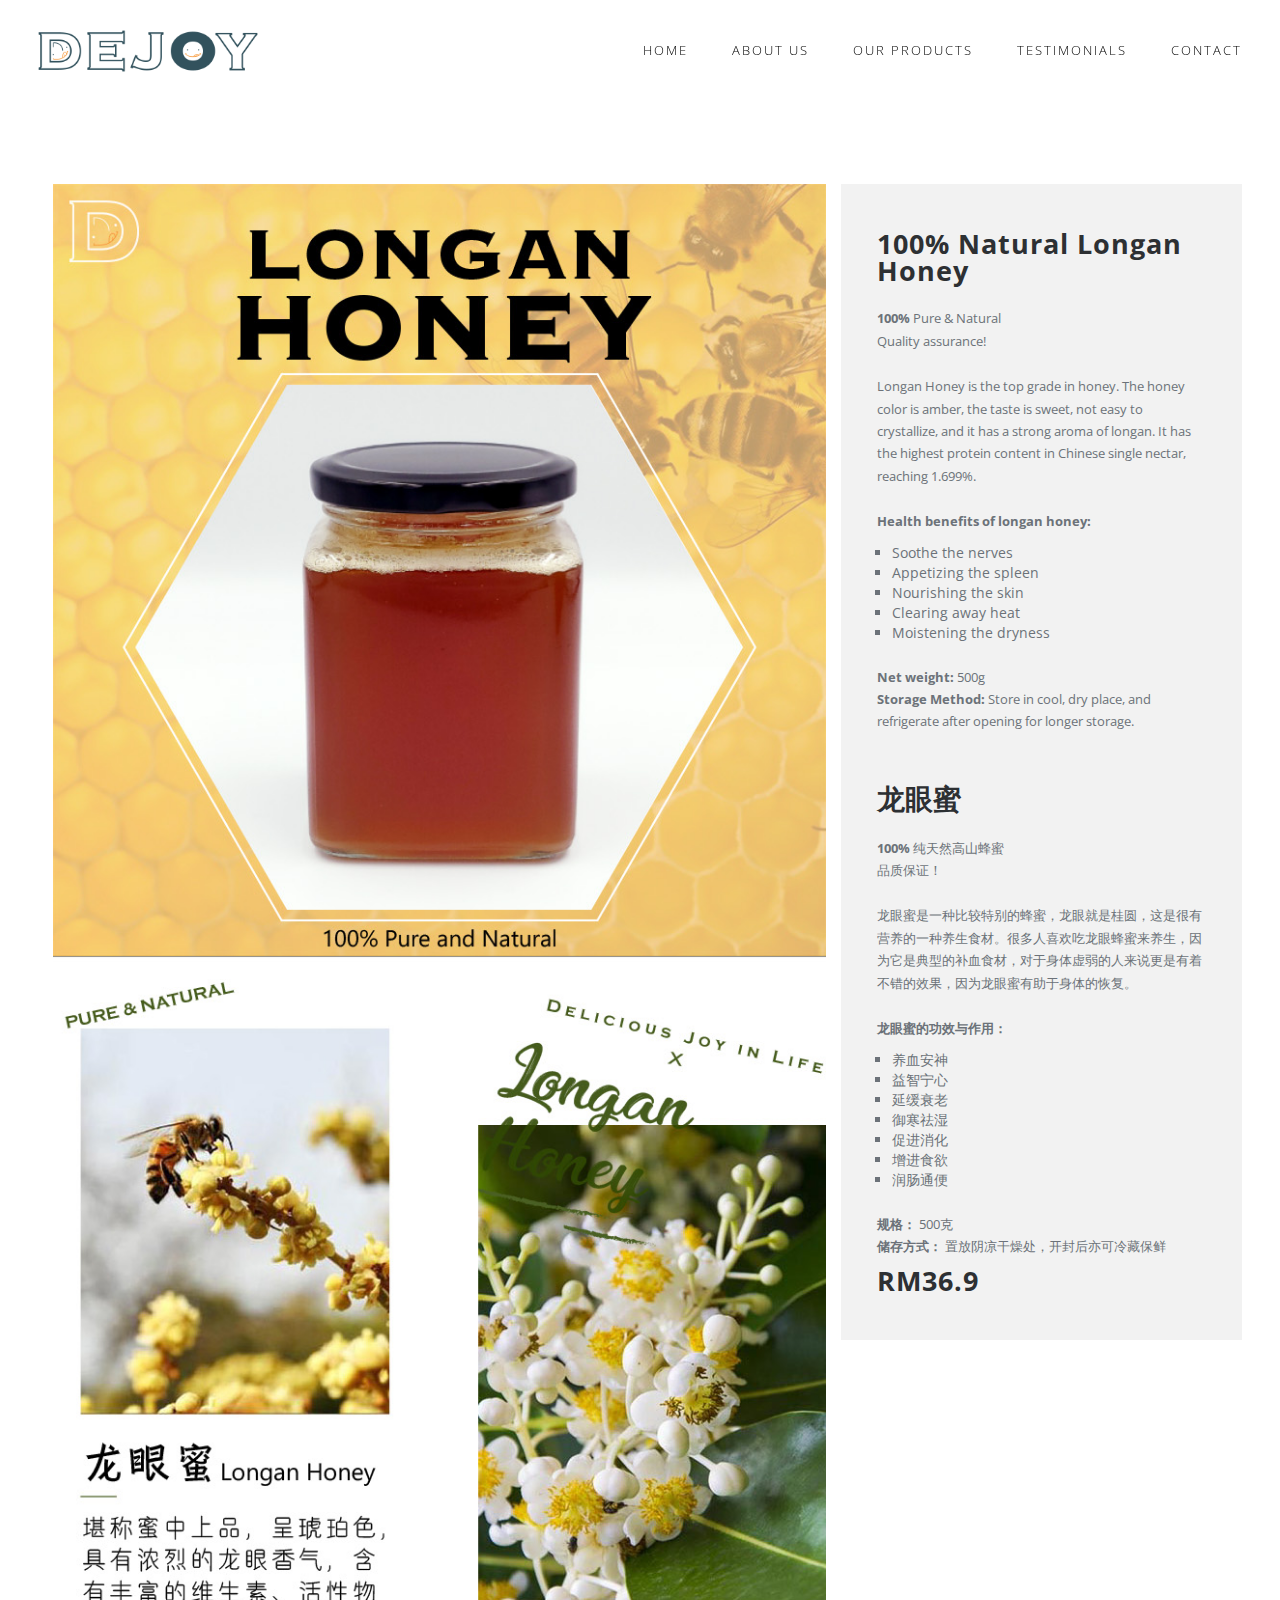
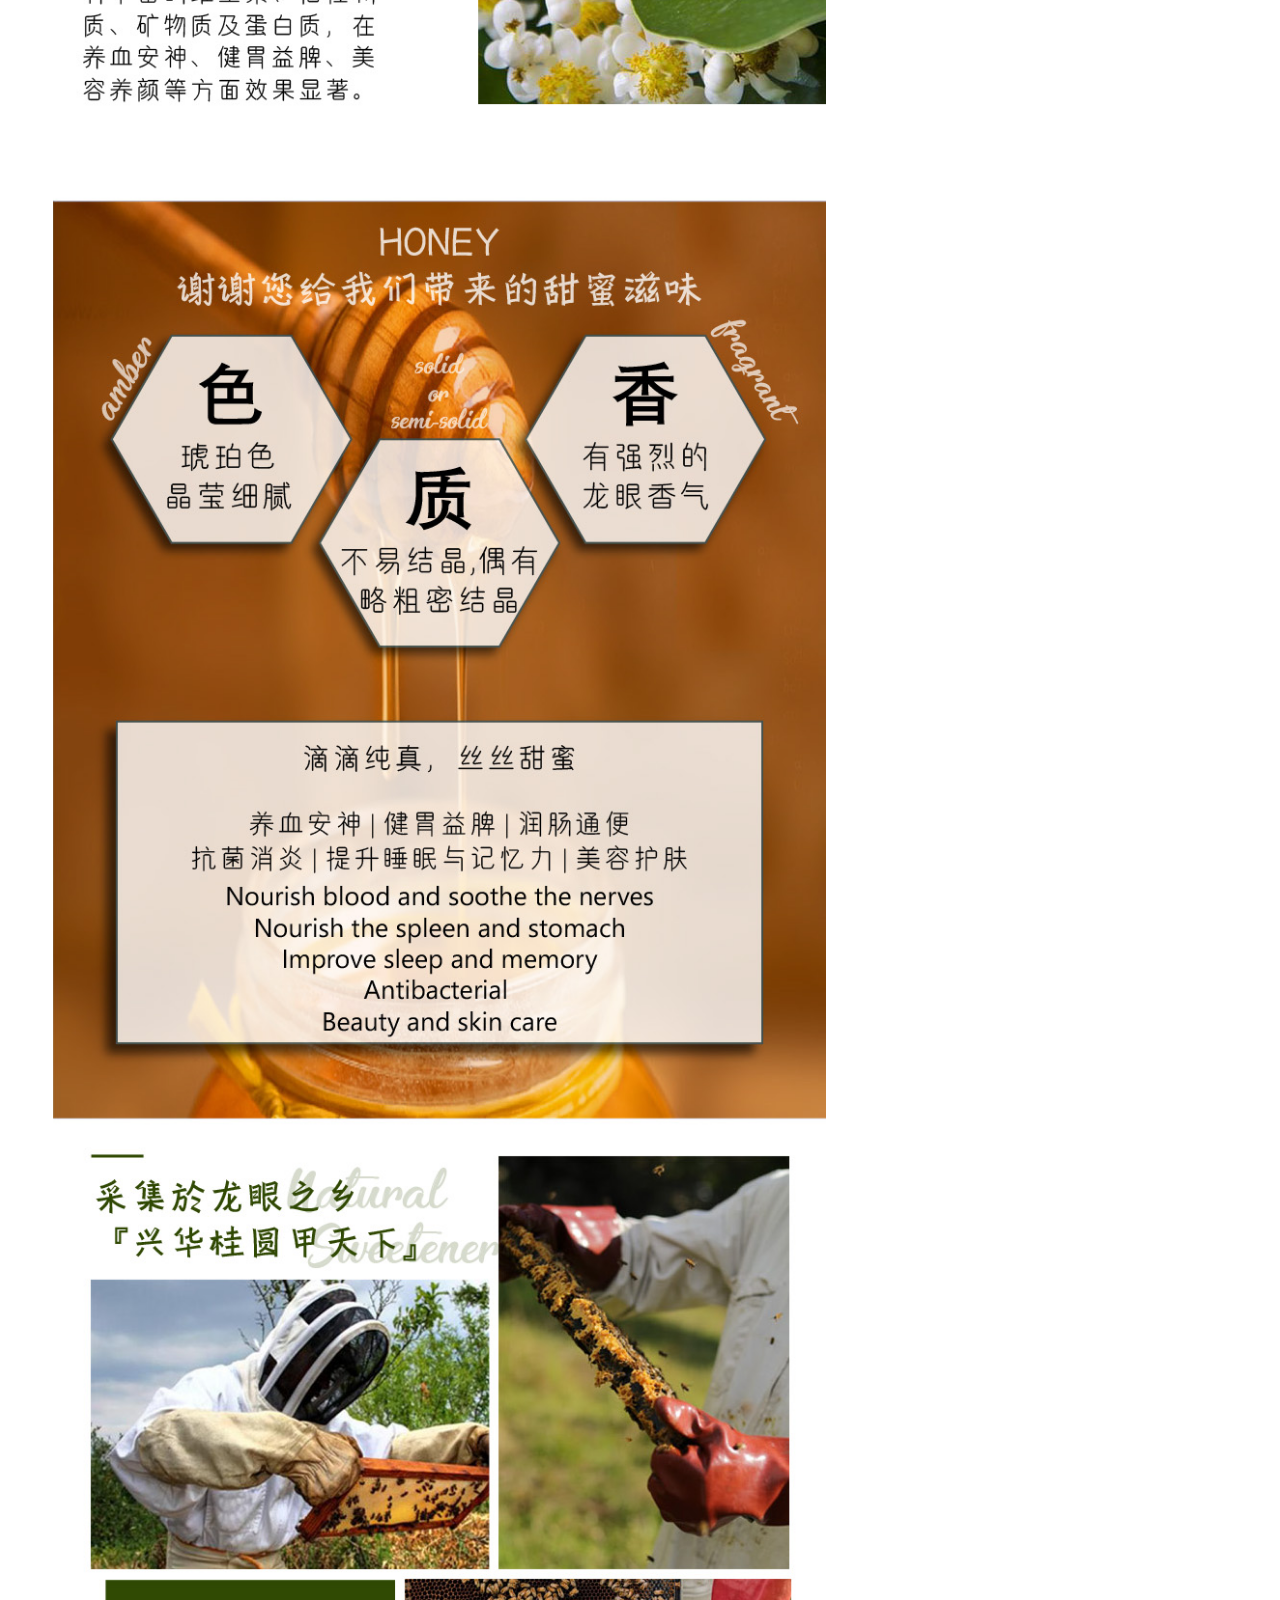
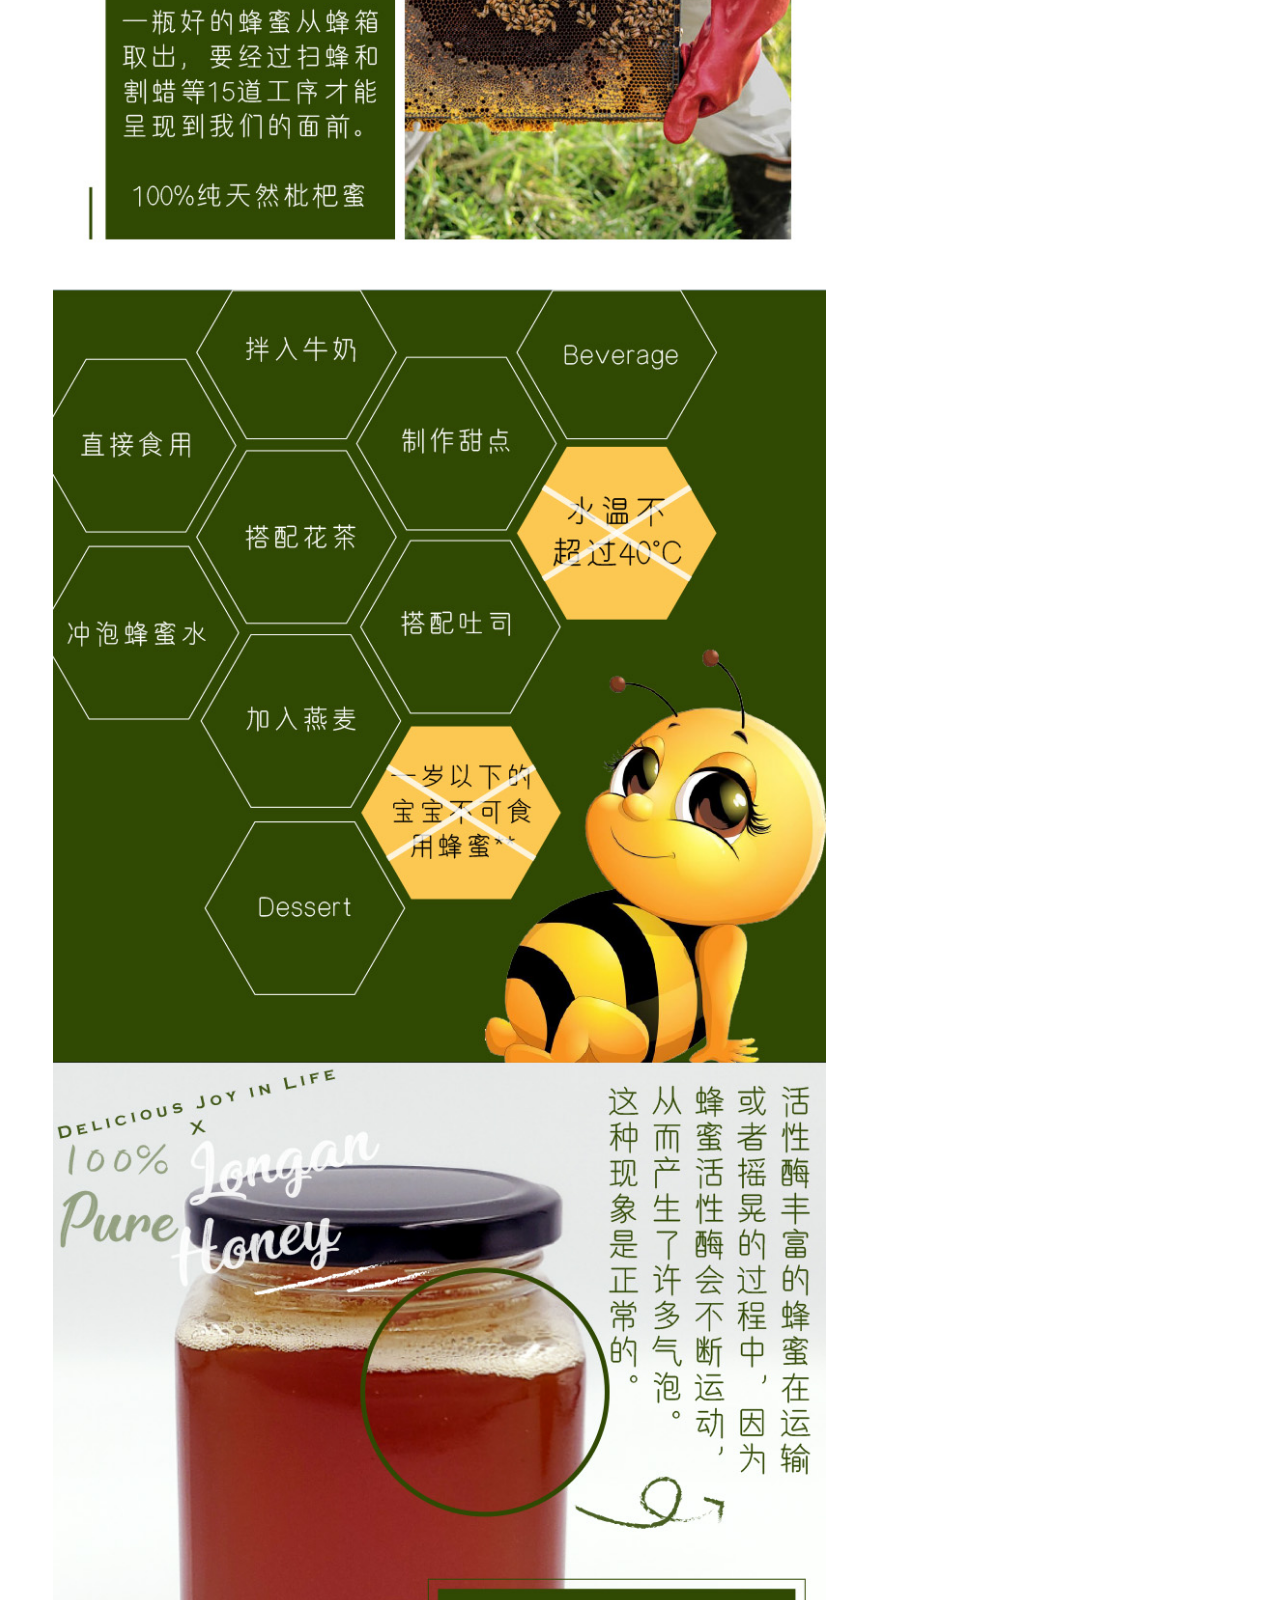
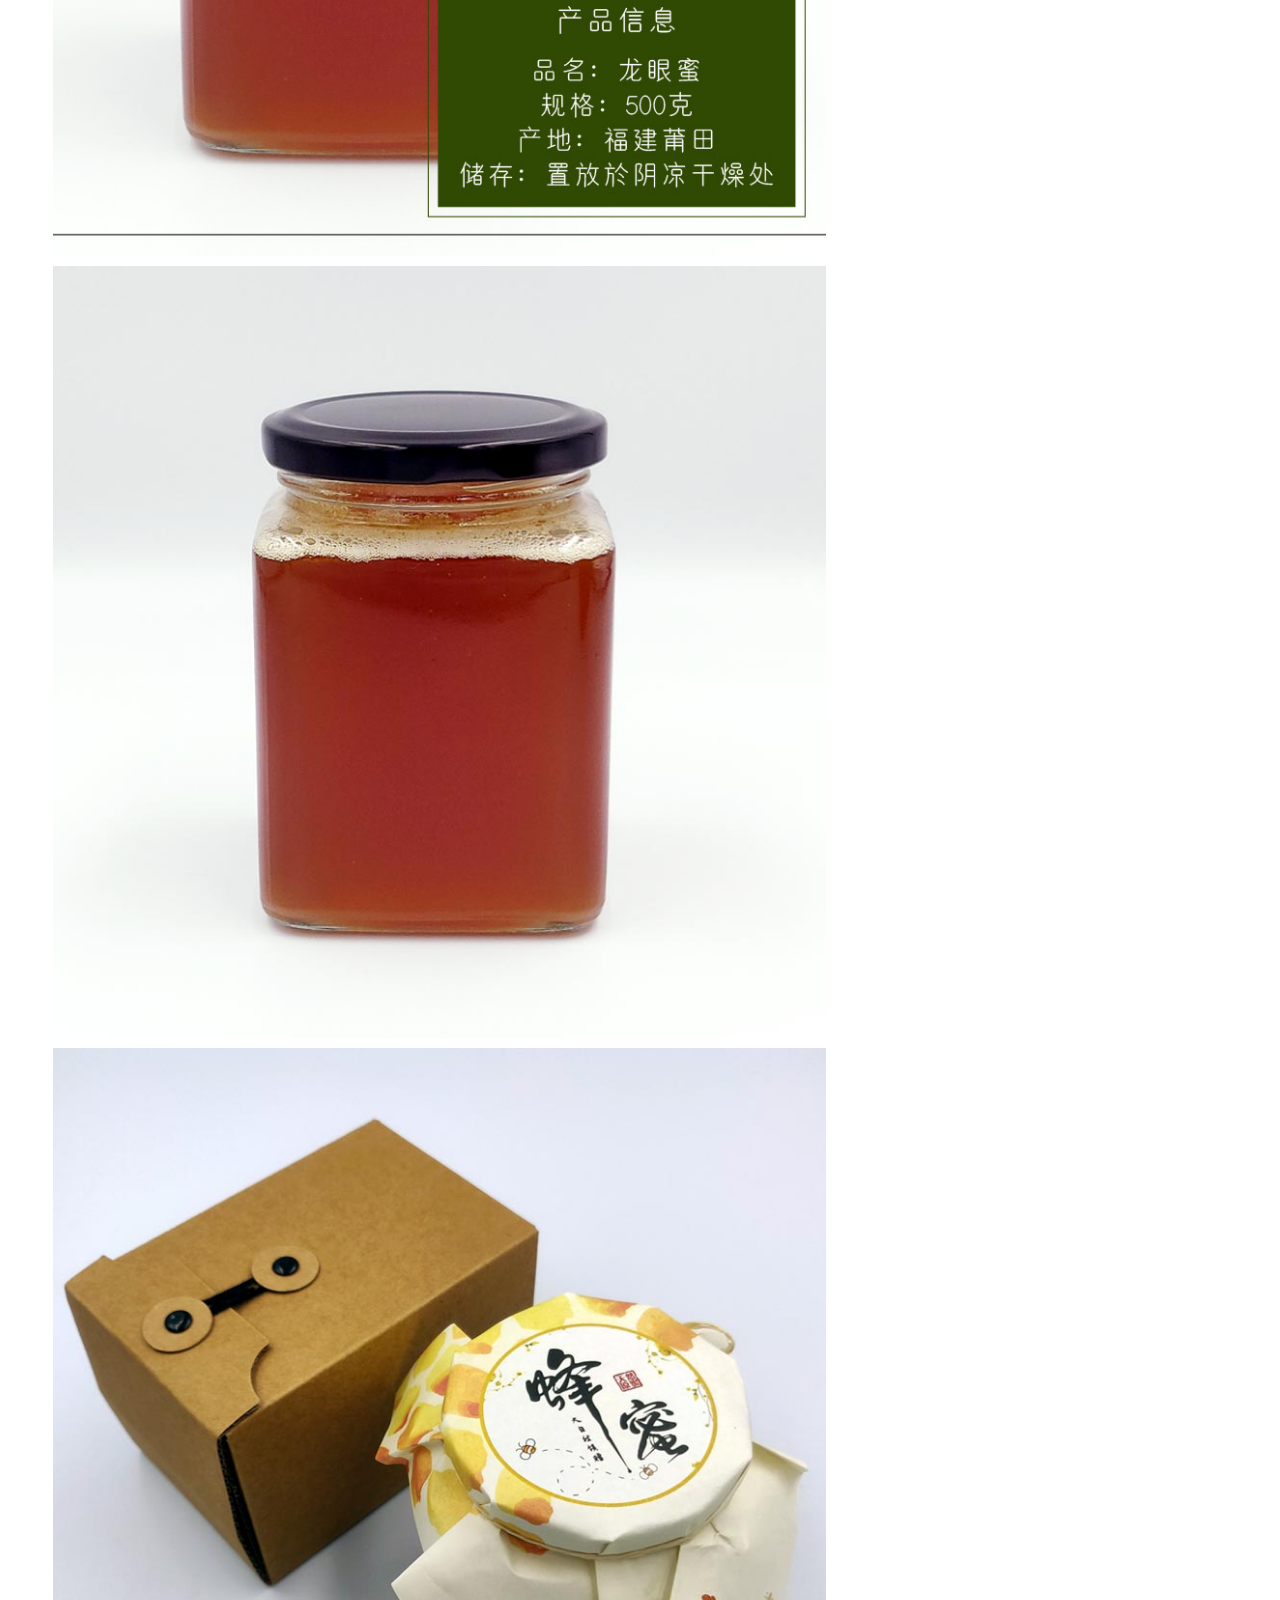
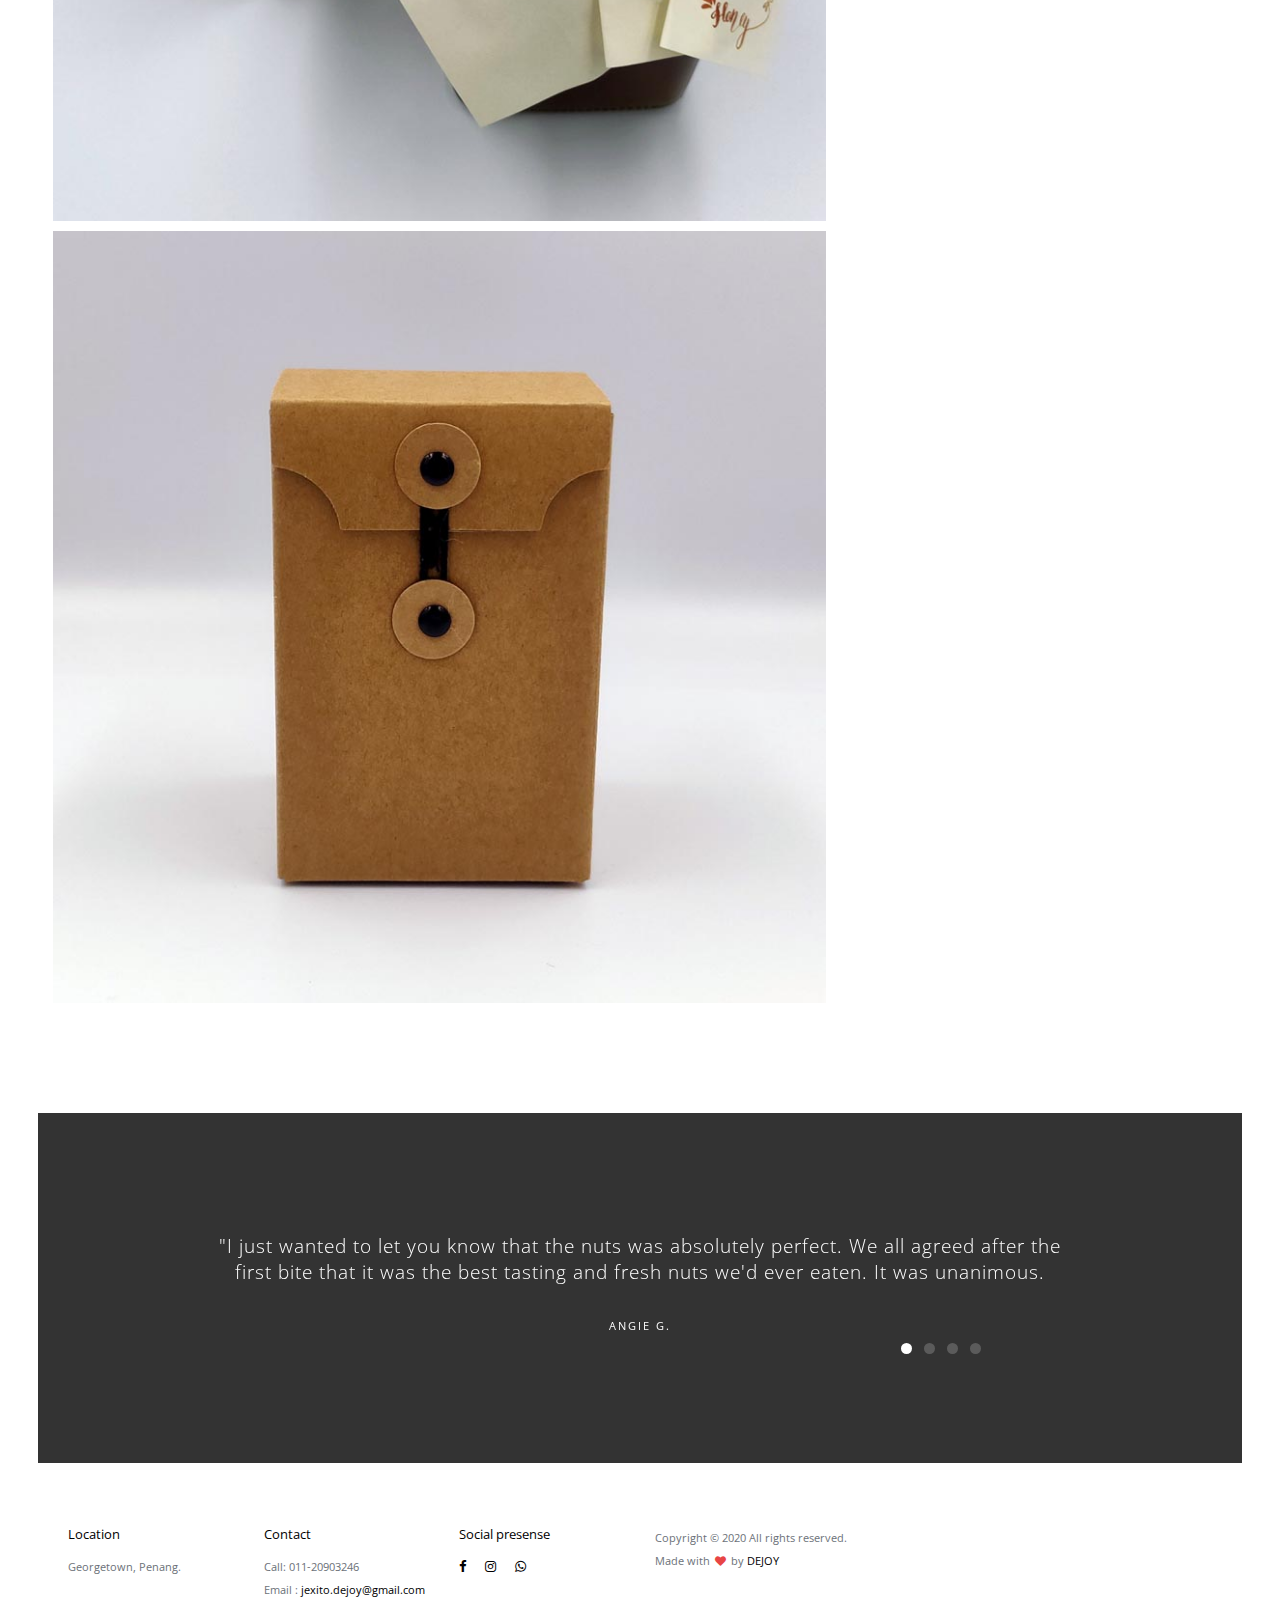
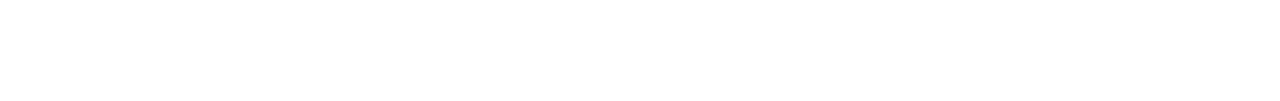
<file: Product-info/honey- longan.html>
<!doctype html>
<!--[if lt IE 7]>      <html class="no-js lt-ie9 lt-ie8 lt-ie7" lang=""> <![endif]-->
<!--[if IE 7]>         <html class="no-js lt-ie9 lt-ie8" lang=""> <![endif]-->
<!--[if IE 8]>         <html class="no-js lt-ie9" lang=""> <![endif]-->
<!--[if gt IE 8]><!-->
<html class="no-js" lang="">
<!--<![endif]-->

<head>
<meta charset="utf-8">
<meta name="description" content="">
<meta name="viewport" content="width=device-width, initial-scale=1">
<title>DEJOY - Longan Honey</title>
<link rel="stylesheet" href="../css/bootstrap.min.css">
<link rel="stylesheet" href="../css/flexslider.css">
<link rel="stylesheet" href="../css/main.css">
<link rel="stylesheet" href="../css/responsive.css">
<link rel="stylesheet" href="../css/animate.min.css">
<link rel="stylesheet" href="https://maxcdn.bootstrapcdn.com/font-awesome/4.4.0/css/font-awesome.min.css">
</head>

<body>

<!-- Header Section -->
<section class="tophead" role="tophead"> 
  <!-- Navigation Section -->
  <header id="header">
    <div class="header-content clearfix"> <a class="logo" href="../index.html"><img class="rwd-logo" src="../images/Logo- Dejoy (Webpage Logo use)2.png" alt=""></a>
      <nav class="navigation" role="navigation">
        <ul class="primary-nav">
          <li><a href="../l#header-slider">Home</a></li>
          <li><a href="../#about-us">About Us</a></li>
          <li><a href="../#product">Our Products</a></li>
          <li><a href="../#testimonials">Testimonials</a></li>
          <li><a href="../#contact">Contact</a></li>
        </ul>
      </nav>
      <a href="#" class="nav-toggle">Menu<span></span></a> </div>
  </header>
  <!-- Navigation Section --> 
</section>
<!-- Header Section -->
<!-- work details section -->
<section id="work-detail" class="section work-detail">
  <div class="container-fluid">
    <div class="row">
      <div class="col-md-8 work-detail-margin detail-image">
        <div class="work-image">
          <p> <img src="../images/product/longan honey.jpg" alt=""></p>
		  <p> <img src="../images/product/longan9.jpg" alt=""></p>
		  <p> <img src="../images/product/longan8.jpg" alt=""></p>
		  <p> <img src="../images/product/longan7.jpg" alt=""></p>
        </div>
      </div>
      <div class="col-md-4 work-detail-margin detail-contentbox">
        <div class="detail-content">
		  <h4><strong>100% Natural Longan Honey</strong></h4>
          <p><b>100%</b> Pure & Natural<br>Quality assurance!</p>
			<p>Longan Honey is the top grade in honey. The honey color is amber, the taste is sweet, not easy to crystallize, and it has a strong aroma of longan. It has the highest protein content in Chinese single nectar, reaching 1.699%.</p>
			<p><b>Health benefits of longan honey:</b></p>
			<ul>
				<li>Soothe the nerves</li>
				<li>Appetizing the spleen</li>
				<li>Nourishing the skin</li>
				<li>Clearing away heat</li>
				<li>Moistening the dryness</li>
			</ul>
			<p><b>Net weight:</b> 500g<br>
				<b>Storage Method:</b> Store in cool, dry place, and refrigerate after opening for longer storage.<br></p>

			
			<br><h3><b>龙眼蜜</b></h3>
			<p><b>100% </b>纯天然高山蜂蜜<br>品质保证！</p>
			<p>龙眼蜜是一种比较特别的蜂蜜，龙眼就是桂圆，这是很有营养的一种养生食材。很多人喜欢吃龙眼蜂蜜来养生，因为它是典型的补血食材，对于身体虚弱的人来说更是有着不错的效果，因为龙眼蜜有助于身体的恢复。</p>
			<p><b>龙眼蜜的功效与作用：</b></p>
			<ul>
				<li>养血安神</li>
				<li>益智宁心</li>
				<li>延缓衰老</li>
				<li>御寒祛湿</li>
				<li>促进消化</li>
				<li>增进食欲</li>
				<li>润肠通便</li>
			</ul>
			<p><b>规格：</b> 500克<br>
				<b>储存方式：</b> 置放阴凉干燥处，开封后亦可冷藏保鲜<br></p>
			

			<h4><b>RM36.9</b></h4>
          <!--<a class="btn" href="#">Visit Site <i class="fa fa-long-arrow-right"></i></a> --></div>
      </div>
    </div>
  </div>
</section>
<!-- work details section --> 

<!-- Testimonials section -->
<section id="testimonials" class="section testimonials no-padding">
  <div class="container-fluid">
    <div class="row no-gutter">
      <div class="flexslider">
        <ul class="slides">
          <li>
            <div class="col-md-12">
              <blockquote>
                <h1>"I just wanted to let you know that the nuts was absolutely perfect.  We all agreed after the first bite that it was the best tasting and fresh nuts we'd ever eaten.  It was unanimous. </h1>
                <p>Angie G.</p>
              </blockquote>
            </div>
          </li>
          <li>
            <div class="col-md-12">
              <blockquote>
                <h1>"Thank you so very, very much for the Dejoy products.  It was absolutely adorable.  You do amazing work.We will definitely remember you for future orders." </h1>
                <p>Rachael S.</p>
              </blockquote>
            </div>
          </li>
          <li>
            <div class="col-md-12">
              <blockquote>
                <h1>Thank you for the mixed nuts and floral tea ..... so many compliments all to you! Thank you for being a part of our day! </h1>
                <p>Hannah</p>
              </blockquote>
            </div>
          </li>
          <li>
            <div class="col-md-12">
              <blockquote>
				  <h1>Thank you so much for all of your help to introduce the products. I will pass this along to friends and family, and will definitely keep you in mind for future healthy choice needs. Again Thank You!</h1>
				  <p>Jim C.</p>
              </blockquote>
            </div>
          </li>
        </ul>
      </div>
    </div>
  </div>
</section>
<!-- Testimonials section --> 

<!-- footer section -->
<footer id="contact" class="footer">
  <div class="container-fluid">
    <div class="col-md-2 left">
      <h4>Location</h4>
      <p> Georgetown, Penang.</p>
    </div>
    <div class="col-md-2 left">
      <h4>Contact</h4>
      <p> Call: 011-20903246 <br>
        Email : <a href="mailto:jexito.dejoy@gmail.com"> jexito.dejoy@gmail.com </a></p>
    </div>
    <div class="col-md-2 left">
      <h4>Social presense</h4>
      <ul class="footer-share">
        <li><a href="https://www.facebook.com/Dejoy-104601691461687"><i class="fa fa-facebook"></i></a></li>
        <li><a href="#"><i class="fa fa-instagram"></i></a></li>
        <li><a href="https://api.whatsapp.com/message/24TRK4JXYMFDM1"><i class="fa fa-whatsapp"></i></a></li>
      </ul>
    </div>
    <div class="col-md-6 right">
      <p>Copyright © 2020 All rights reserved.<br>
        Made with <i class="fa fa-heart pulse"></i> by <a>DEJOY</a></p>
    </div>
  </div>
</footer>
<!-- footer section --> 

<!-- JS FILES --> 
<script src="https://ajax.googleapis.com/ajax/libs/jquery/1.11.3/jquery.min.js"></script> 
<script src="../js/bootstrap.min.js"></script> 
<script src="../js/jquery.flexslider-min.js"></script> 
<script src="../js/retina.min.js"></script> 
<script src="../js/modernizr.js"></script> 
<script src="../js/main.js"></script>
</body>
</html>
</file>
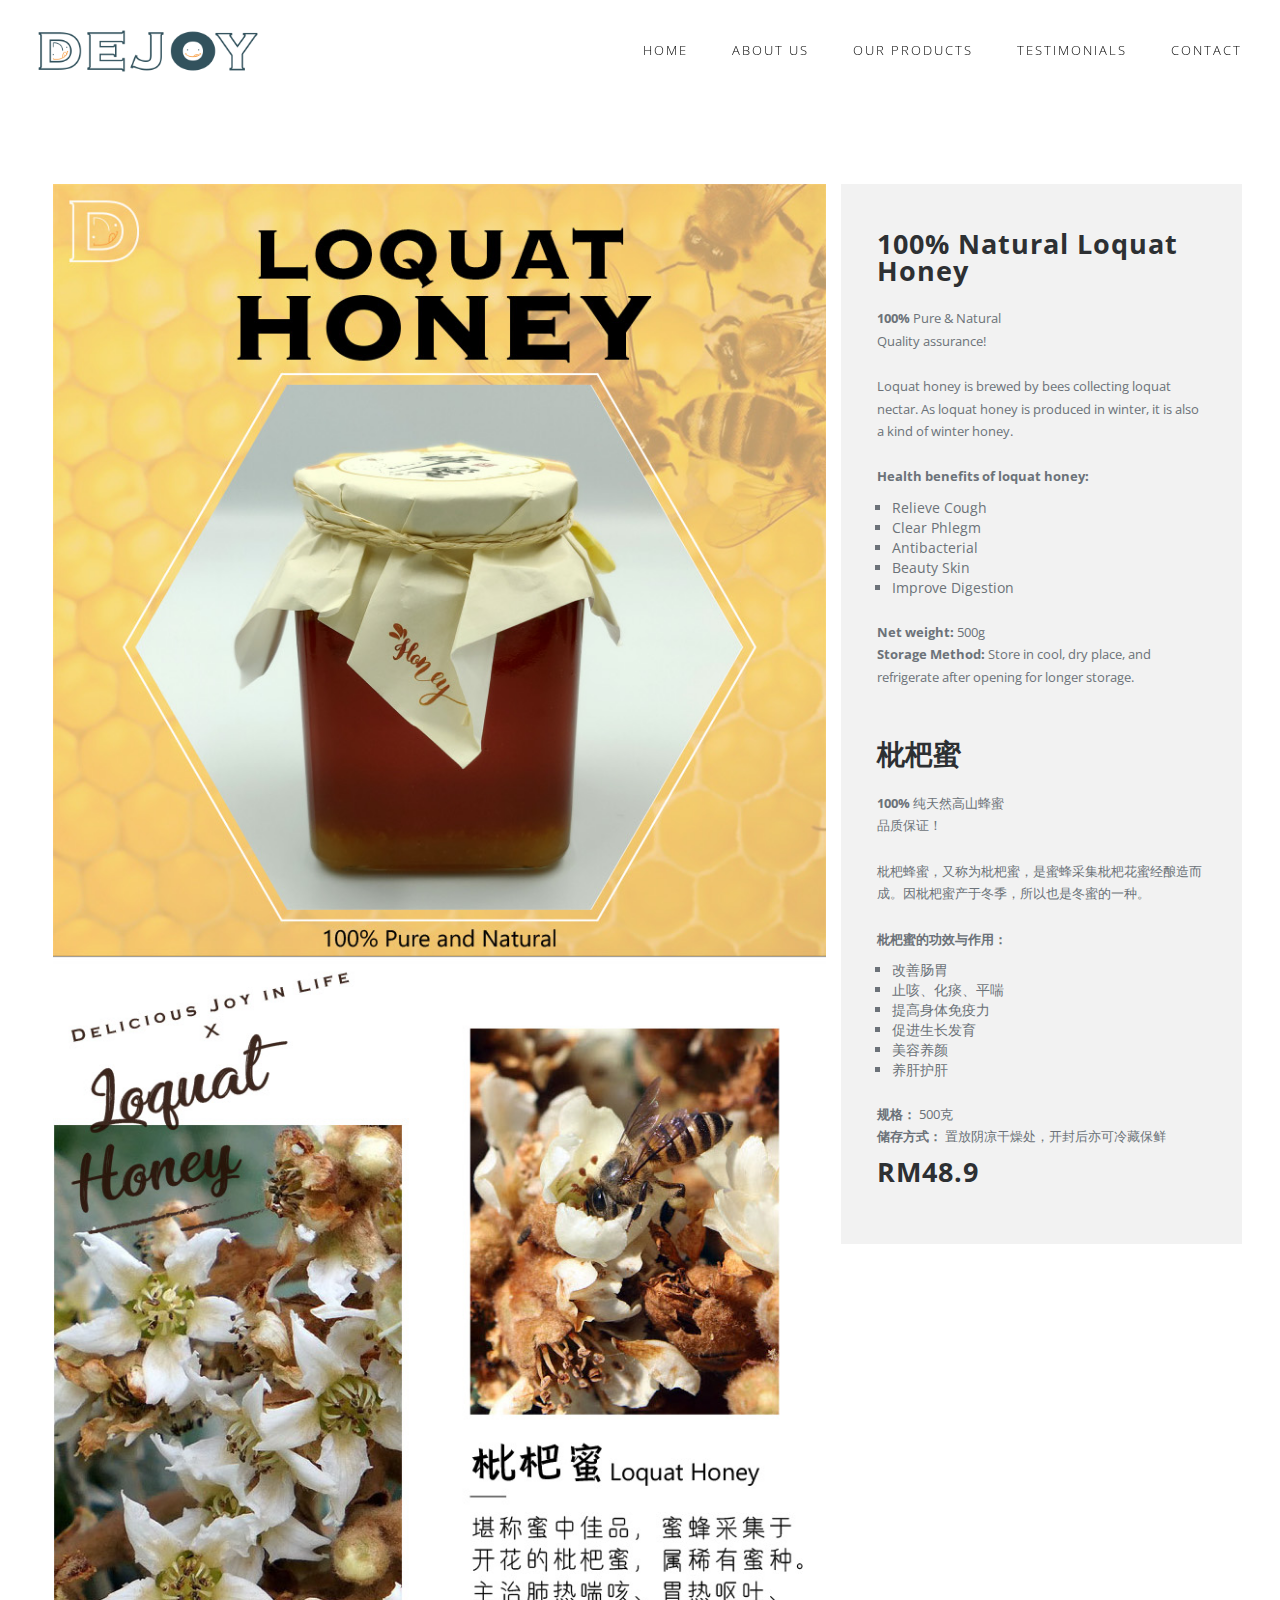
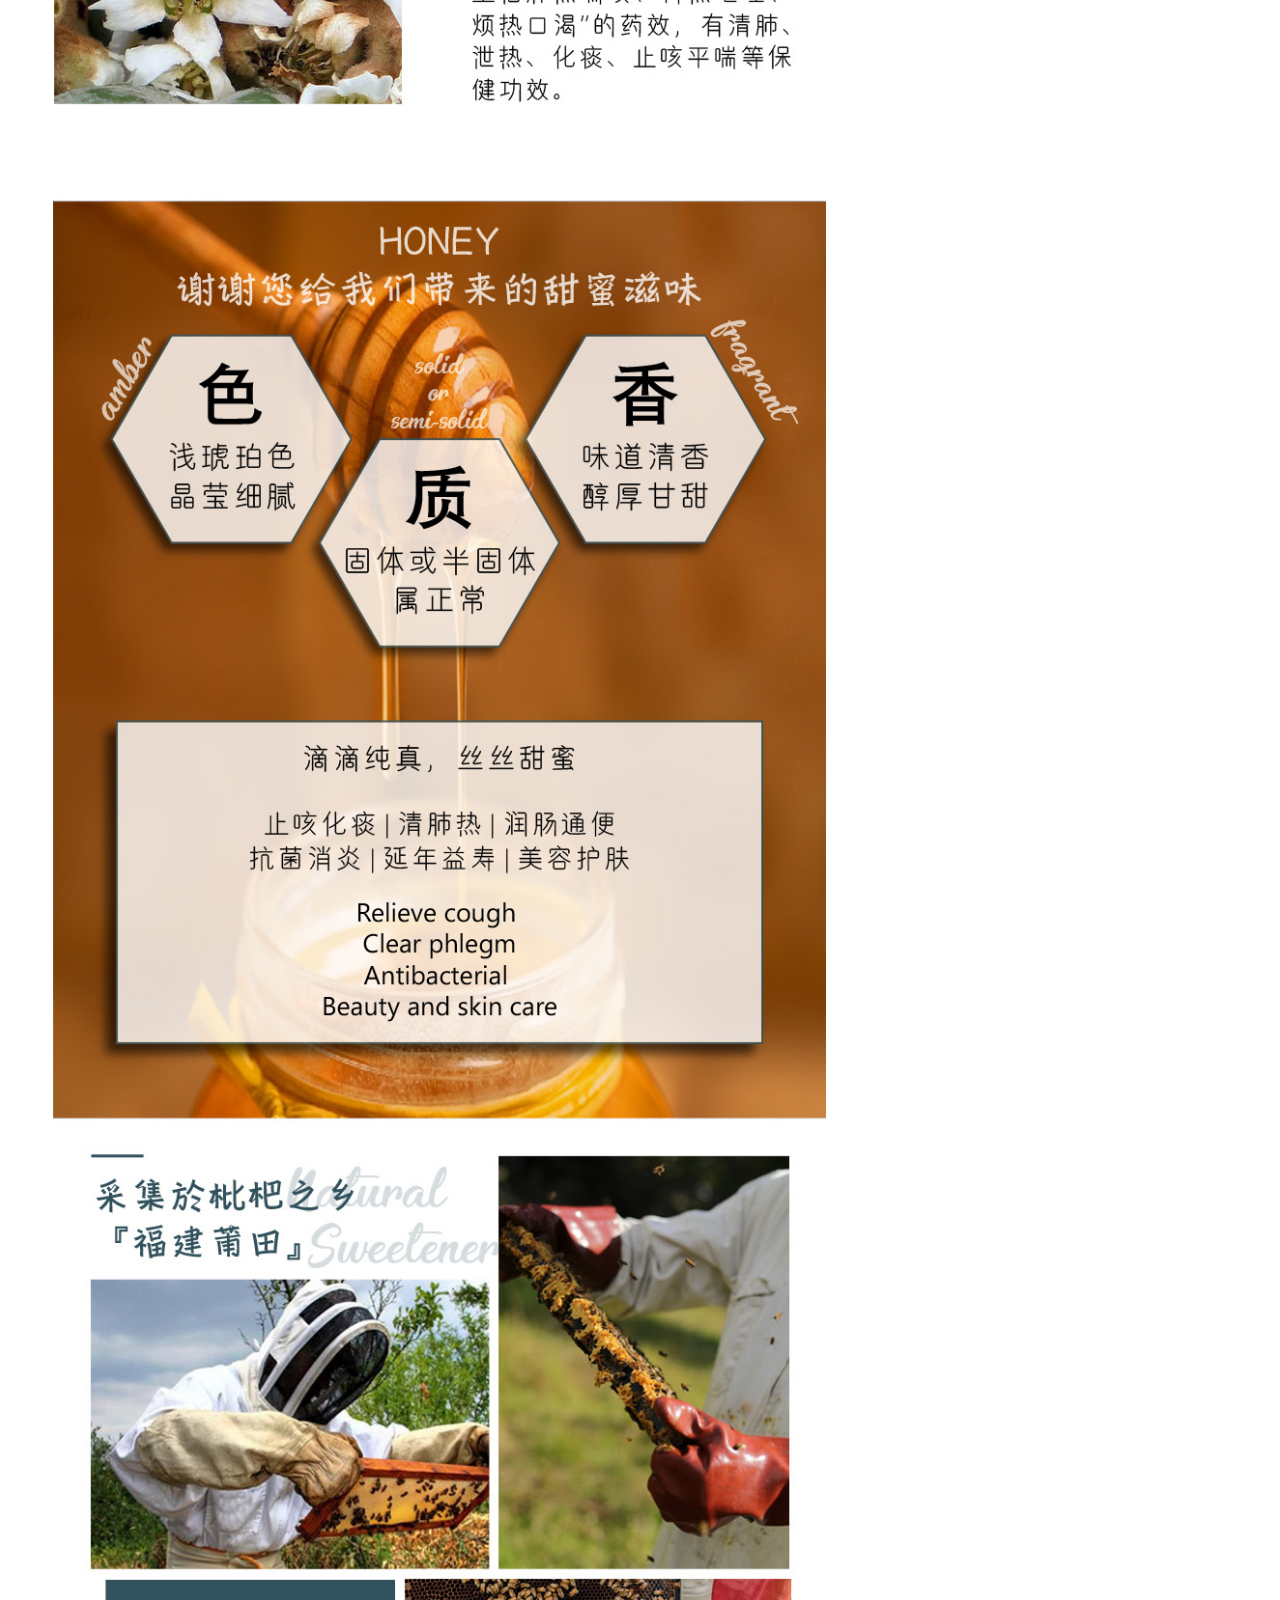
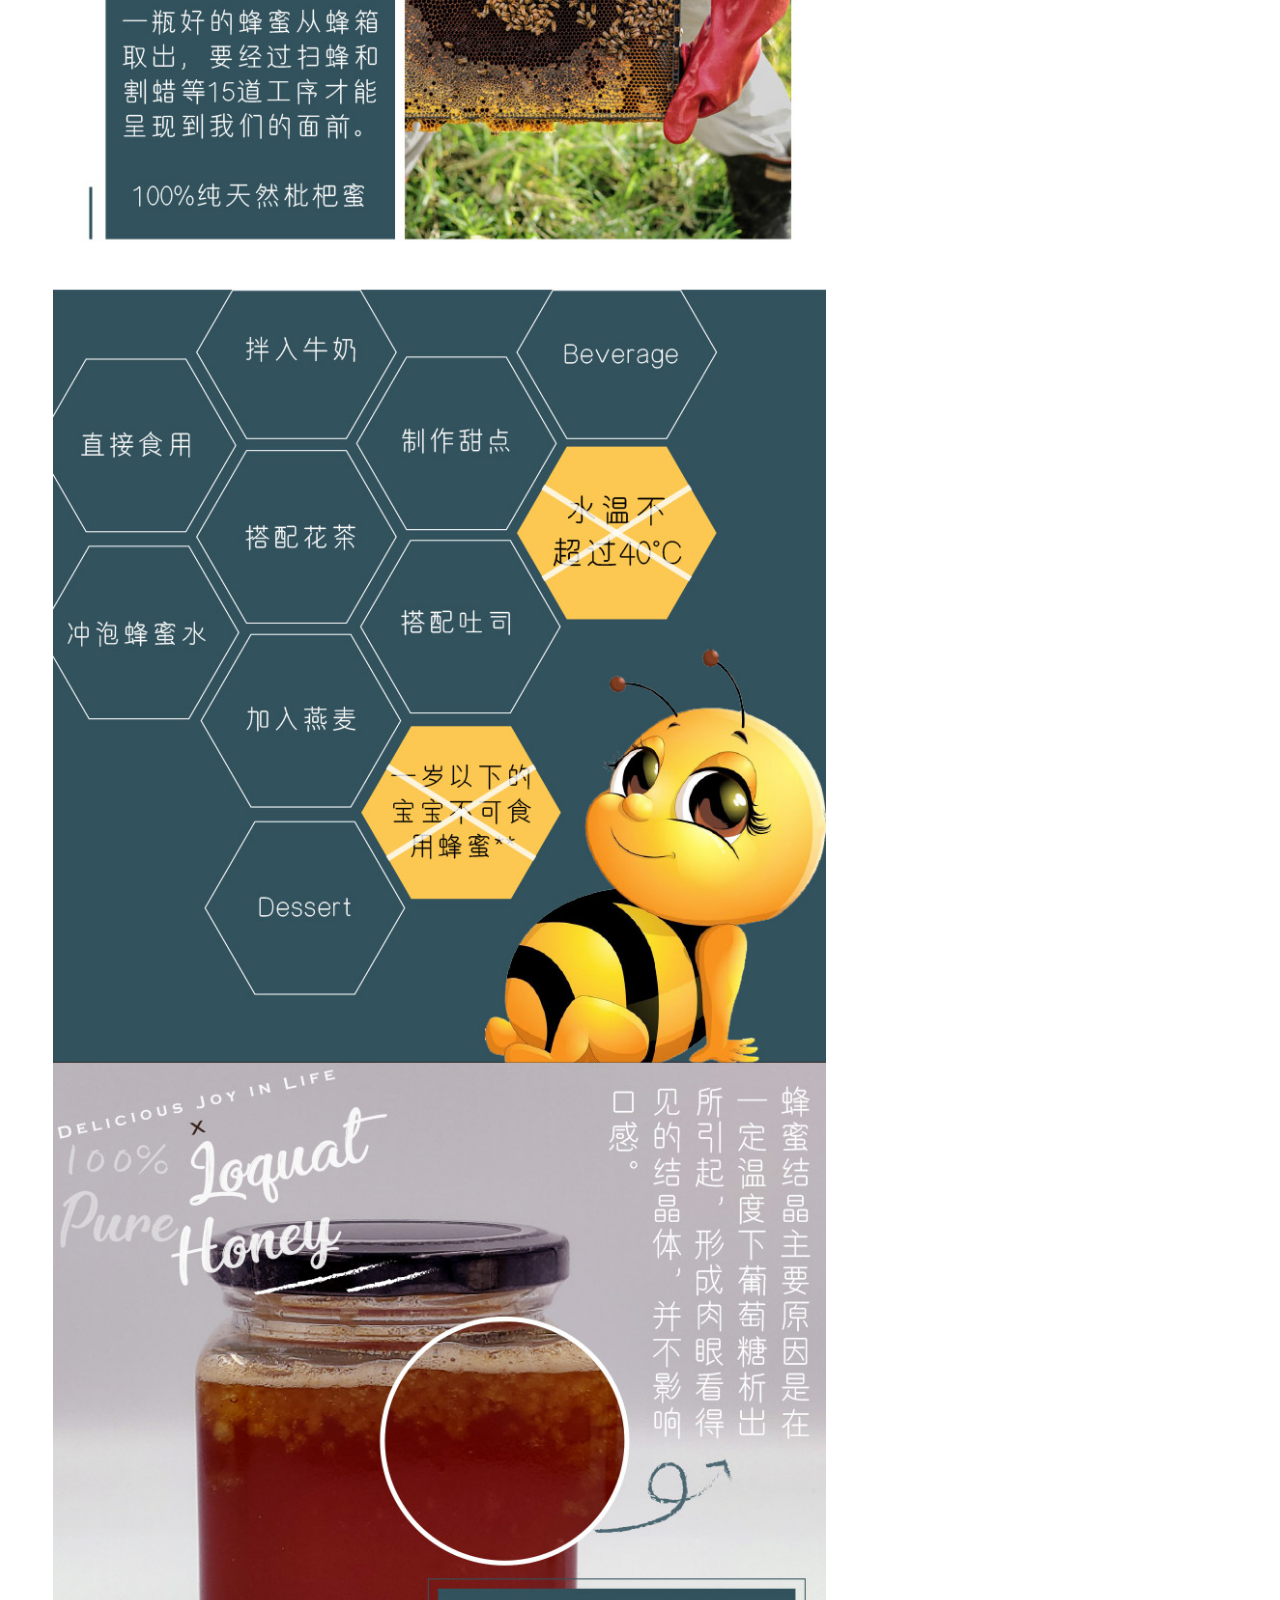
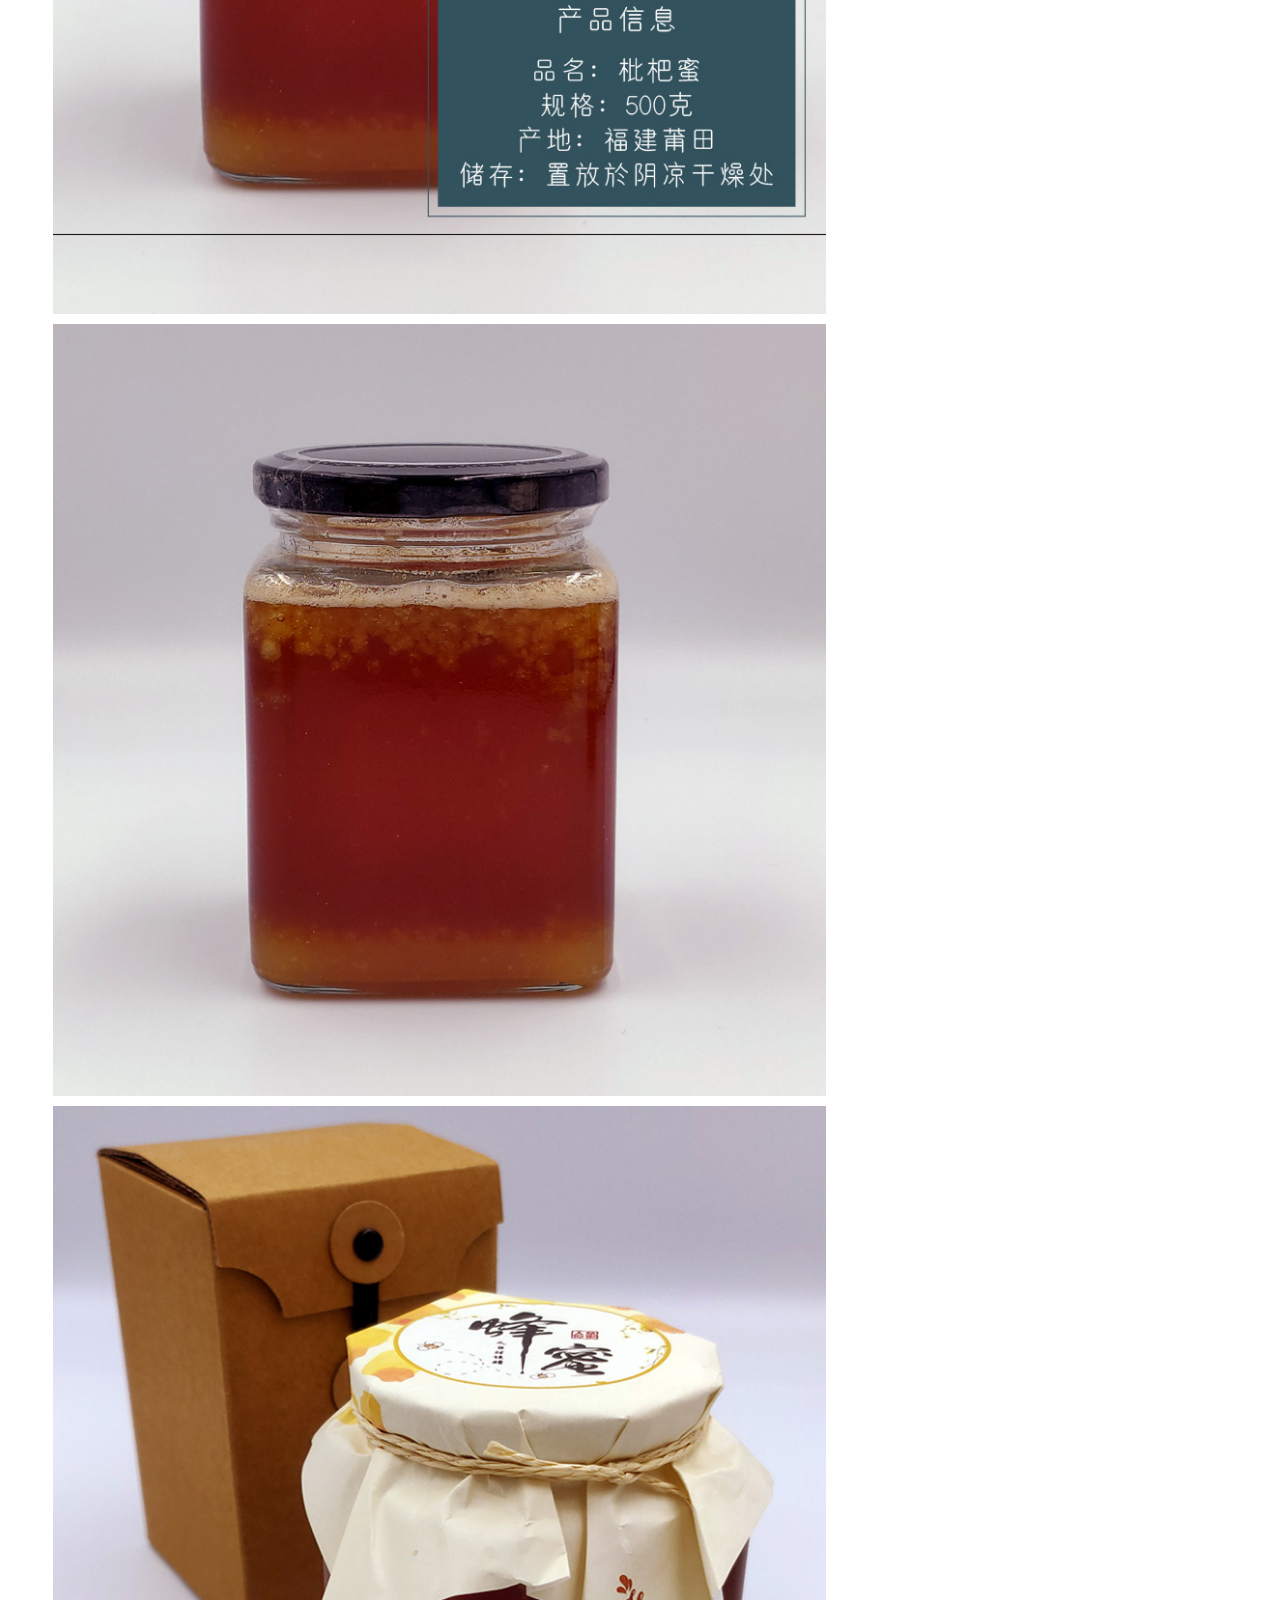
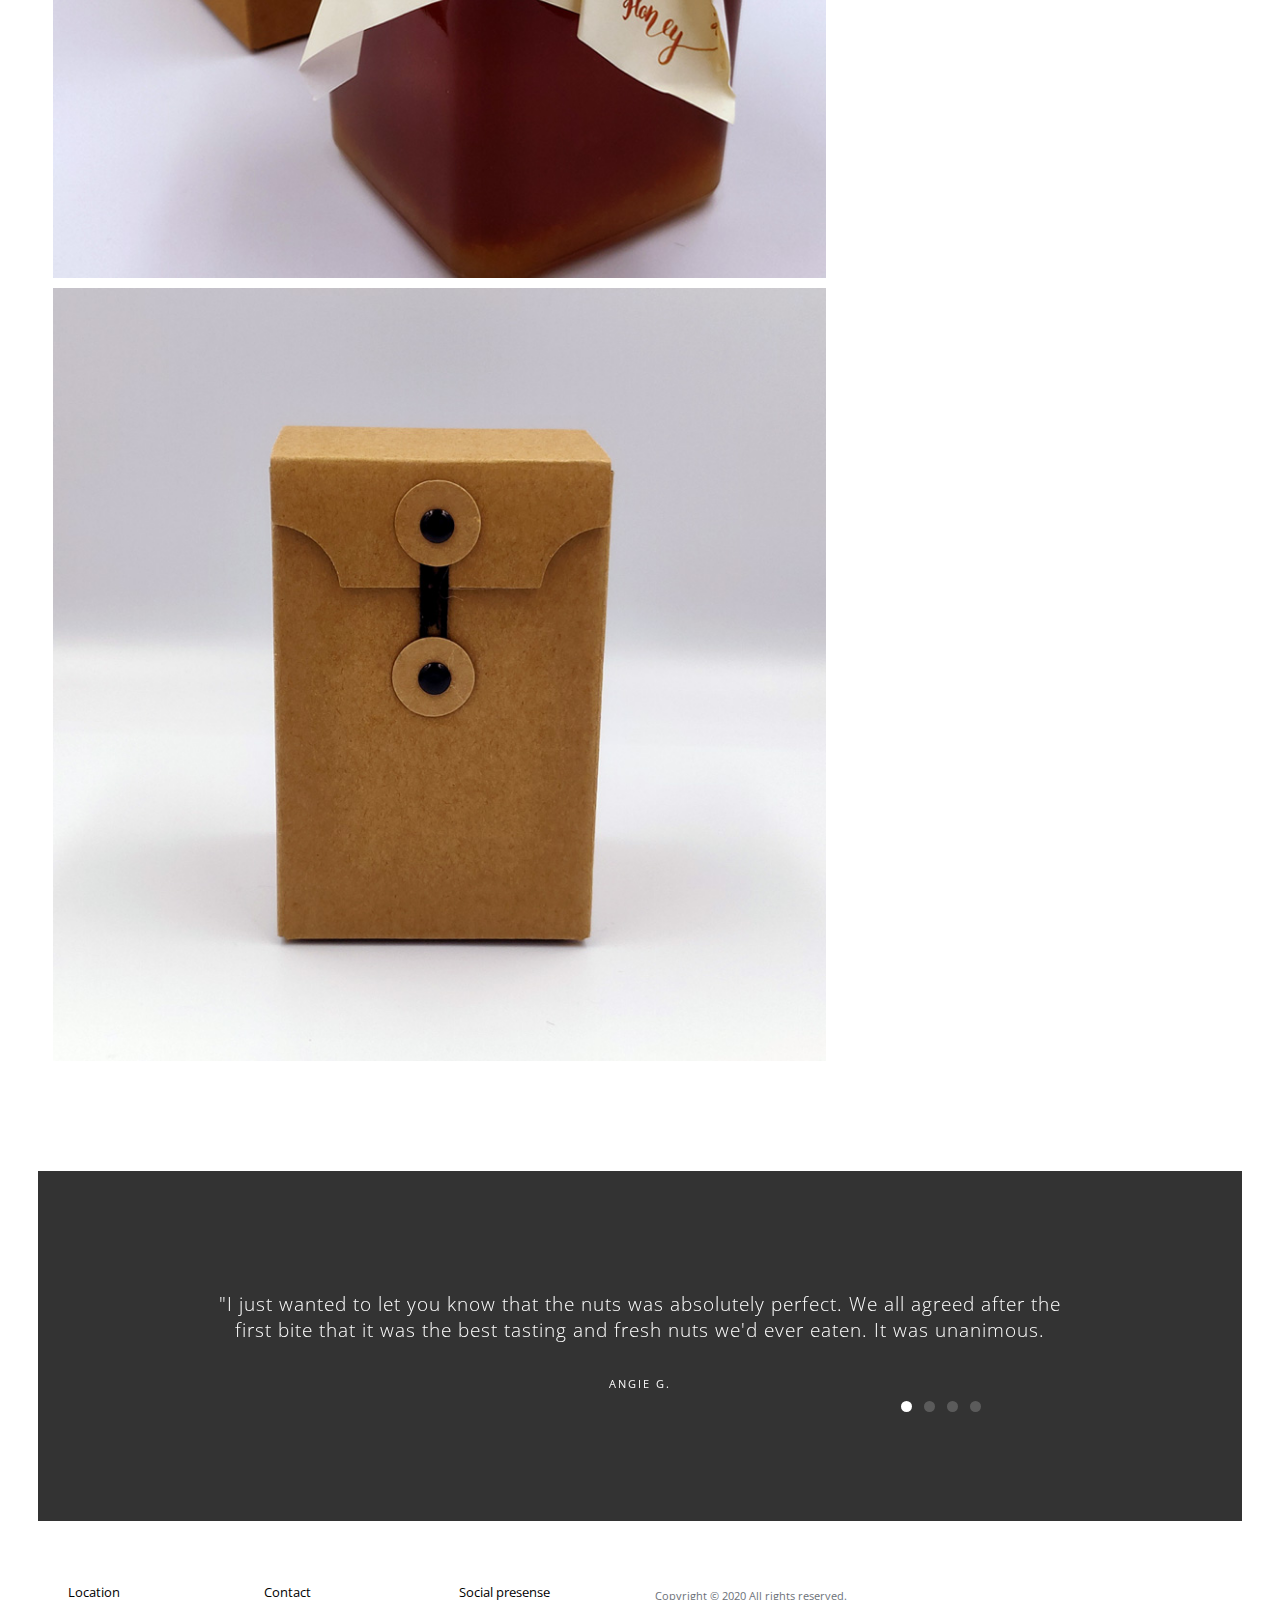
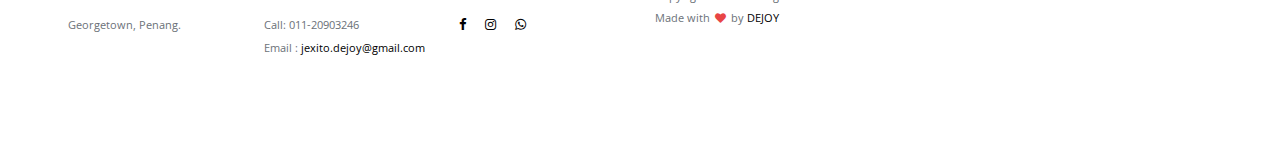
<file: Product-info/honey- loquat.html>
<!doctype html>
<!--[if lt IE 7]>      <html class="no-js lt-ie9 lt-ie8 lt-ie7" lang=""> <![endif]-->
<!--[if IE 7]>         <html class="no-js lt-ie9 lt-ie8" lang=""> <![endif]-->
<!--[if IE 8]>         <html class="no-js lt-ie9" lang=""> <![endif]-->
<!--[if gt IE 8]><!-->
<html class="no-js" lang="">
<!--<![endif]-->

<head>
<meta charset="utf-8">
<meta name="description" content="">
<meta name="viewport" content="width=device-width, initial-scale=1">
<title>DEJOY - Loquat Honey</title>
<link rel="stylesheet" href="../css/bootstrap.min.css">
<link rel="stylesheet" href="../css/flexslider.css">
<link rel="stylesheet" href="../css/main.css">
<link rel="stylesheet" href="../css/responsive.css">
<link rel="stylesheet" href="../css/animate.min.css">
<link rel="stylesheet" href="https://maxcdn.bootstrapcdn.com/font-awesome/4.4.0/css/font-awesome.min.css">
</head>

<body>

<!-- Header Section -->
<section class="tophead" role="tophead"> 
  <!-- Navigation Section -->
  <header id="header">
    <div class="header-content clearfix"> <a class="logo" href="../index.html"><img class="rwd-logo" src="../images/Logo- Dejoy (Webpage Logo use)2.png" alt=""></a>
      <nav class="navigation" role="navigation">
        <ul class="primary-nav">
          <li><a href="../l#header-slider">Home</a></li>
          <li><a href="../#about-us">About Us</a></li>
          <li><a href="../#product">Our Products</a></li>
          <li><a href="../#testimonials">Testimonials</a></li>
          <li><a href="../#contact">Contact</a></li>
        </ul>
      </nav>
      <a href="#" class="nav-toggle">Menu<span></span></a> </div>
  </header>
  <!-- Navigation Section --> 
</section>
<!-- Header Section -->
<!-- work details section -->
<section id="work-detail" class="section work-detail">
  <div class="container-fluid">
    <div class="row">
      <div class="col-md-8 work-detail-margin detail-image">
        <div class="work-image">
          <p> <img src="../images/product/loquat honey.jpg" alt=""></p>
		  <p> <img src="../images/product/loquat 9.jpg" alt=""></p>
		  <p> <img src="../images/product/loquat 7.jpg" alt=""></p>
		  <p> <img src="../images/product/loquat 8.jpg" alt=""></p>
        </div>
      </div>
      <div class="col-md-4 work-detail-margin detail-contentbox">
        <div class="detail-content">
		  <h4><strong>100% Natural Loquat Honey</strong></h4>
          <p><b>100%</b> Pure & Natural<br>Quality assurance!</p>
			<p>Loquat honey is brewed by bees collecting loquat nectar. As loquat honey is produced in winter, it is also a kind of winter honey.</p>
			<p><b>Health benefits of loquat honey:</b></p>
			<ul>
				<li>Relieve Cough</li>
				<li>Clear Phlegm</li>
				<li>Antibacterial</li>
				<li>Beauty Skin</li>
				<li>Improve Digestion</li>
			</ul>
			<p><b>Net weight:</b> 500g<br>
				<b>Storage Method:</b> Store in cool, dry place, and refrigerate after opening for longer storage.<br></p>

			
			<br><h3><b>枇杷蜜</b></h3>
			<p><b>100% </b>纯天然高山蜂蜜<br>品质保证！</p>
			<p>枇杷蜂蜜，又称为枇杷蜜，是蜜蜂采集枇杷花蜜经酿造而成。因枇杷蜜产于冬季，所以也是冬蜜的一种。</p>
			<p><b>枇杷蜜的功效与作用：</b></p>
			<ul>
				<li>改善肠胃</li>
				<li>止咳、化痰、平喘</li>
				<li>提高身体免疫力 </li>
				<li>促进生长发育</li>
				<li>美容养颜</li>
				<li>养肝护肝</li>
			</ul>
			<p><b>规格：</b> 500克<br>
				<b>储存方式：</b> 置放阴凉干燥处，开封后亦可冷藏保鲜<br>
			

			<h4><b>RM48.9</b></h4></p>
          <!--<a class="btn" href="#">Visit Site <i class="fa fa-long-arrow-right"></i></a> --></div>
      </div>
    </div>
  </div>
</section>
<!-- work details section --> 

<!-- Testimonials section -->
<section id="testimonials" class="section testimonials no-padding">
  <div class="container-fluid">
    <div class="row no-gutter">
      <div class="flexslider">
        <ul class="slides">
          <li>
            <div class="col-md-12">
              <blockquote>
                <h1>"I just wanted to let you know that the nuts was absolutely perfect.  We all agreed after the first bite that it was the best tasting and fresh nuts we'd ever eaten.  It was unanimous. </h1>
                <p>Angie G.</p>
              </blockquote>
            </div>
          </li>
          <li>
            <div class="col-md-12">
              <blockquote>
                <h1>"Thank you so very, very much for the Dejoy products.  It was absolutely adorable.  You do amazing work.We will definitely remember you for future orders." </h1>
                <p>Rachael S.</p>
              </blockquote>
            </div>
          </li>
          <li>
            <div class="col-md-12">
              <blockquote>
                <h1>Thank you for the mixed nuts and floral tea ..... so many compliments all to you! Thank you for being a part of our day! </h1>
                <p>Hannah</p>
              </blockquote>
            </div>
          </li>
          <li>
            <div class="col-md-12">
              <blockquote>
				  <h1>Thank you so much for all of your help to introduce the products. I will pass this along to friends and family, and will definitely keep you in mind for future healthy choice needs. Again Thank You!</h1>
				  <p>Jim C.</p>
              </blockquote>
            </div>
          </li>
        </ul>
      </div>
    </div>
  </div>
</section>
<!-- Testimonials section --> 

<!-- footer section -->
<footer id="contact" class="footer">
  <div class="container-fluid">
    <div class="col-md-2 left">
      <h4>Location</h4>
      <p> Georgetown, Penang.</p>
    </div>
    <div class="col-md-2 left">
      <h4>Contact</h4>
      <p> Call: 011-20903246 <br>
        Email : <a href="mailto:jexito.dejoy@gmail.com"> jexito.dejoy@gmail.com </a></p>
    </div>
    <div class="col-md-2 left">
      <h4>Social presense</h4>
      <ul class="footer-share">
        <li><a href="https://www.facebook.com/Dejoy-104601691461687"><i class="fa fa-facebook"></i></a></li>
        <li><a href="#"><i class="fa fa-instagram"></i></a></li>
        <li><a href="https://api.whatsapp.com/message/24TRK4JXYMFDM1"><i class="fa fa-whatsapp"></i></a></li>
      </ul>
    </div>
    <div class="col-md-6 right">
      <p>Copyright © 2020 All rights reserved.<br>
        Made with <i class="fa fa-heart pulse"></i> by <a>DEJOY</a></p>
    </div>
  </div>
</footer>
<!-- footer section --> 

<!-- JS FILES --> 
<script src="https://ajax.googleapis.com/ajax/libs/jquery/1.11.3/jquery.min.js"></script> 
<script src="../js/bootstrap.min.js"></script> 
<script src="../js/jquery.flexslider-min.js"></script> 
<script src="../js/retina.min.js"></script> 
<script src="../js/modernizr.js"></script> 
<script src="../js/main.js"></script>
</body>
</html>
</file>
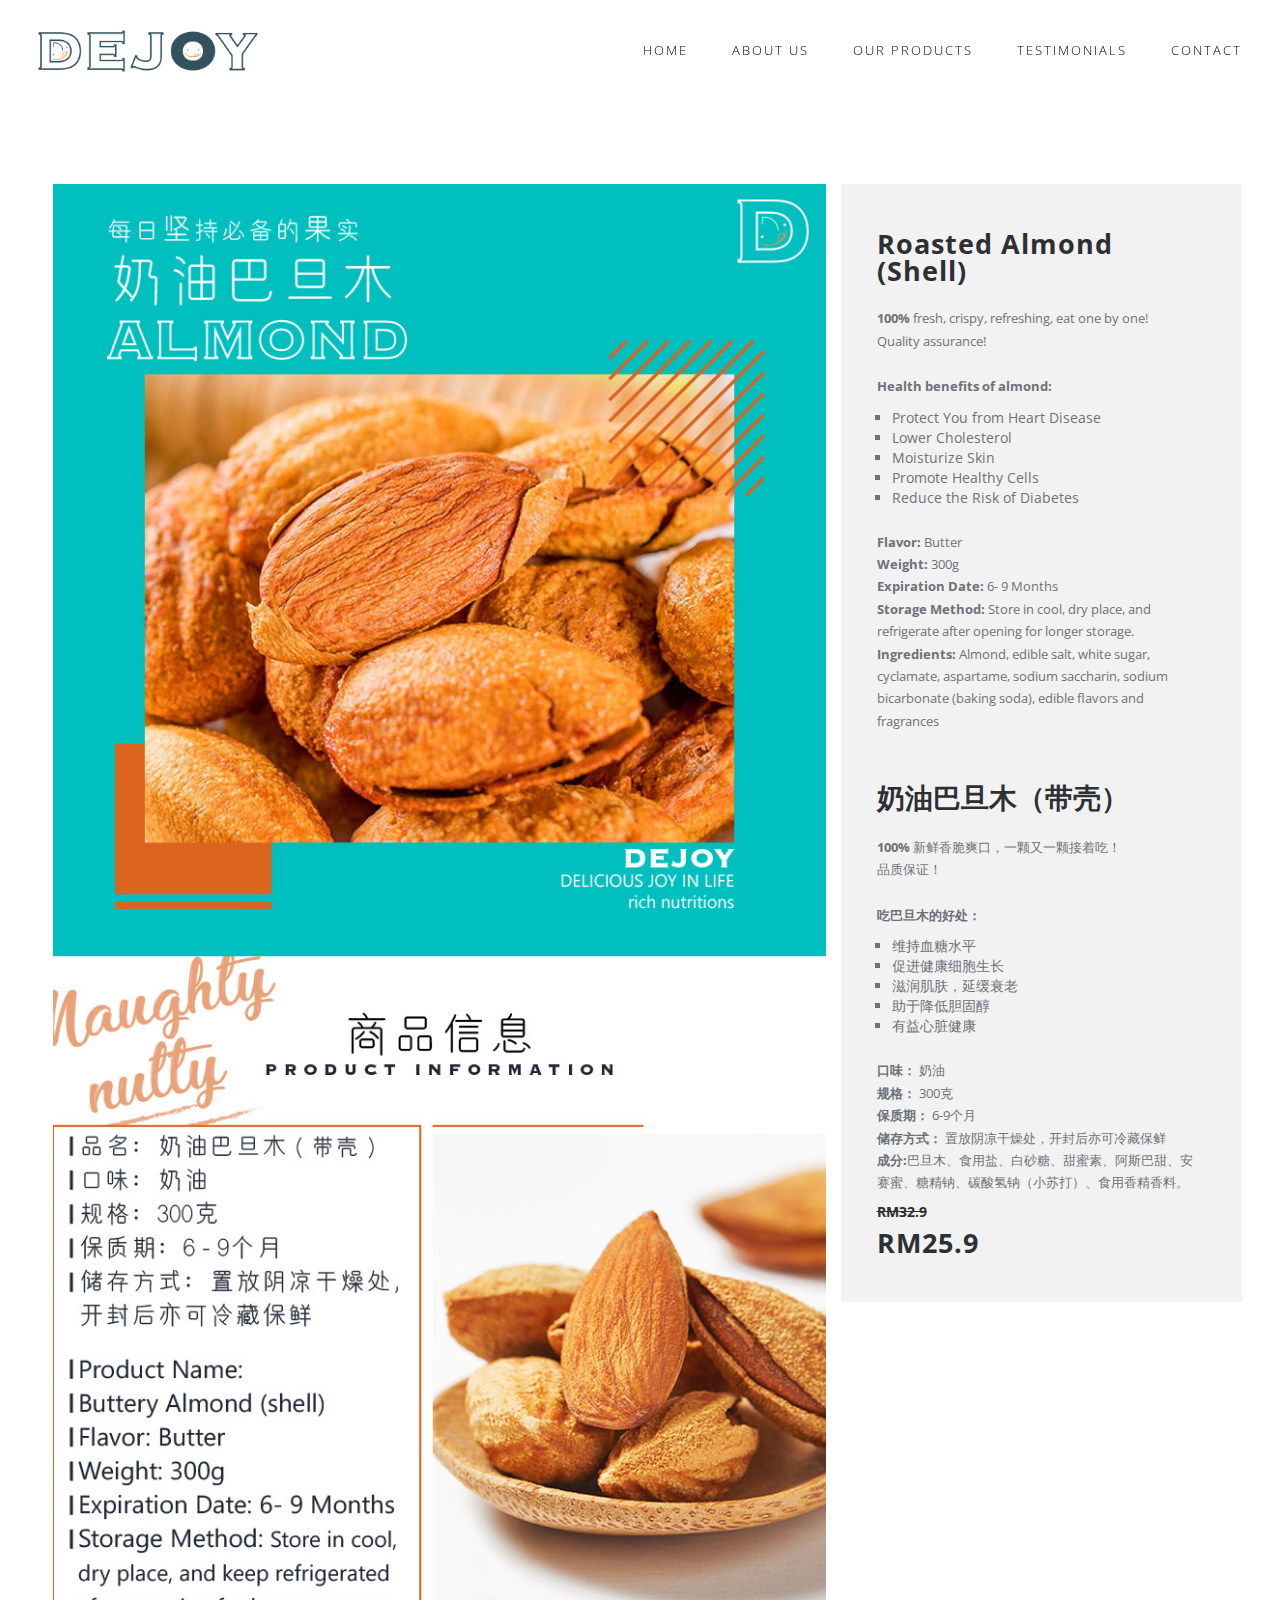
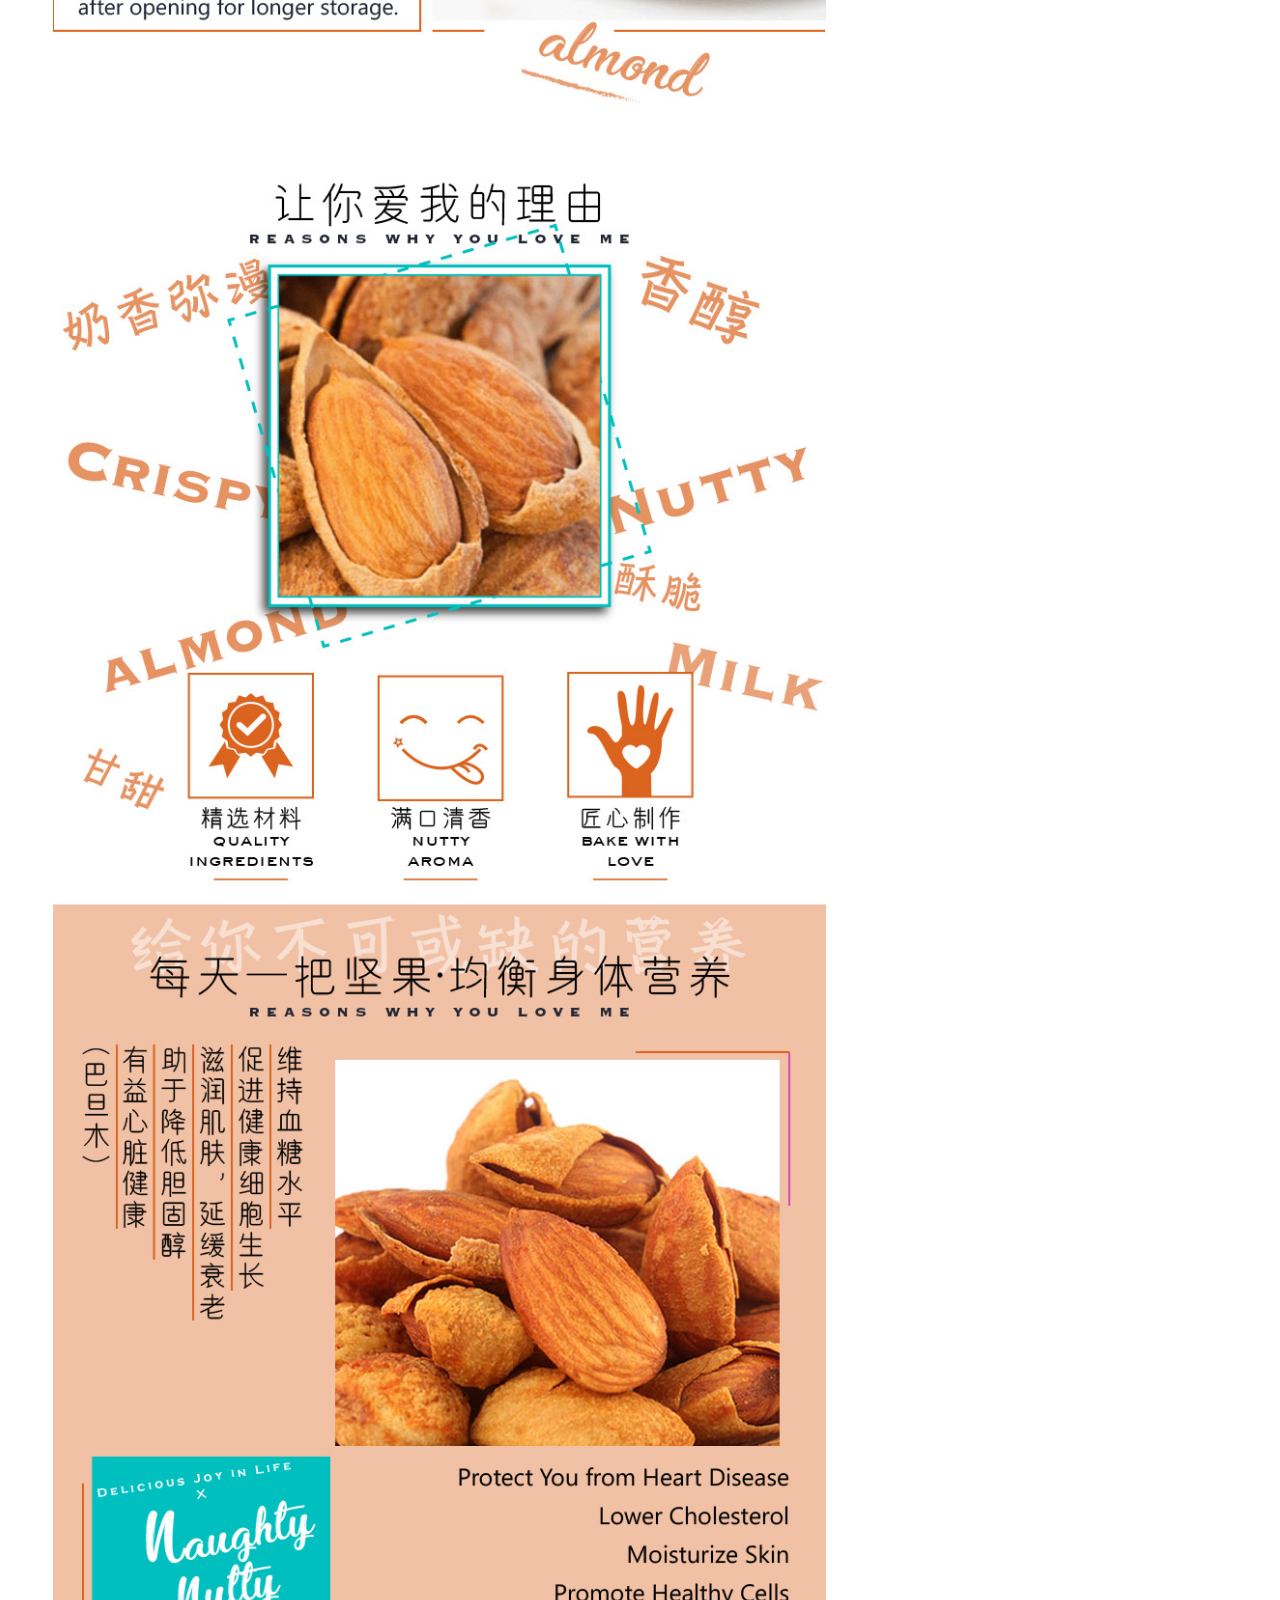
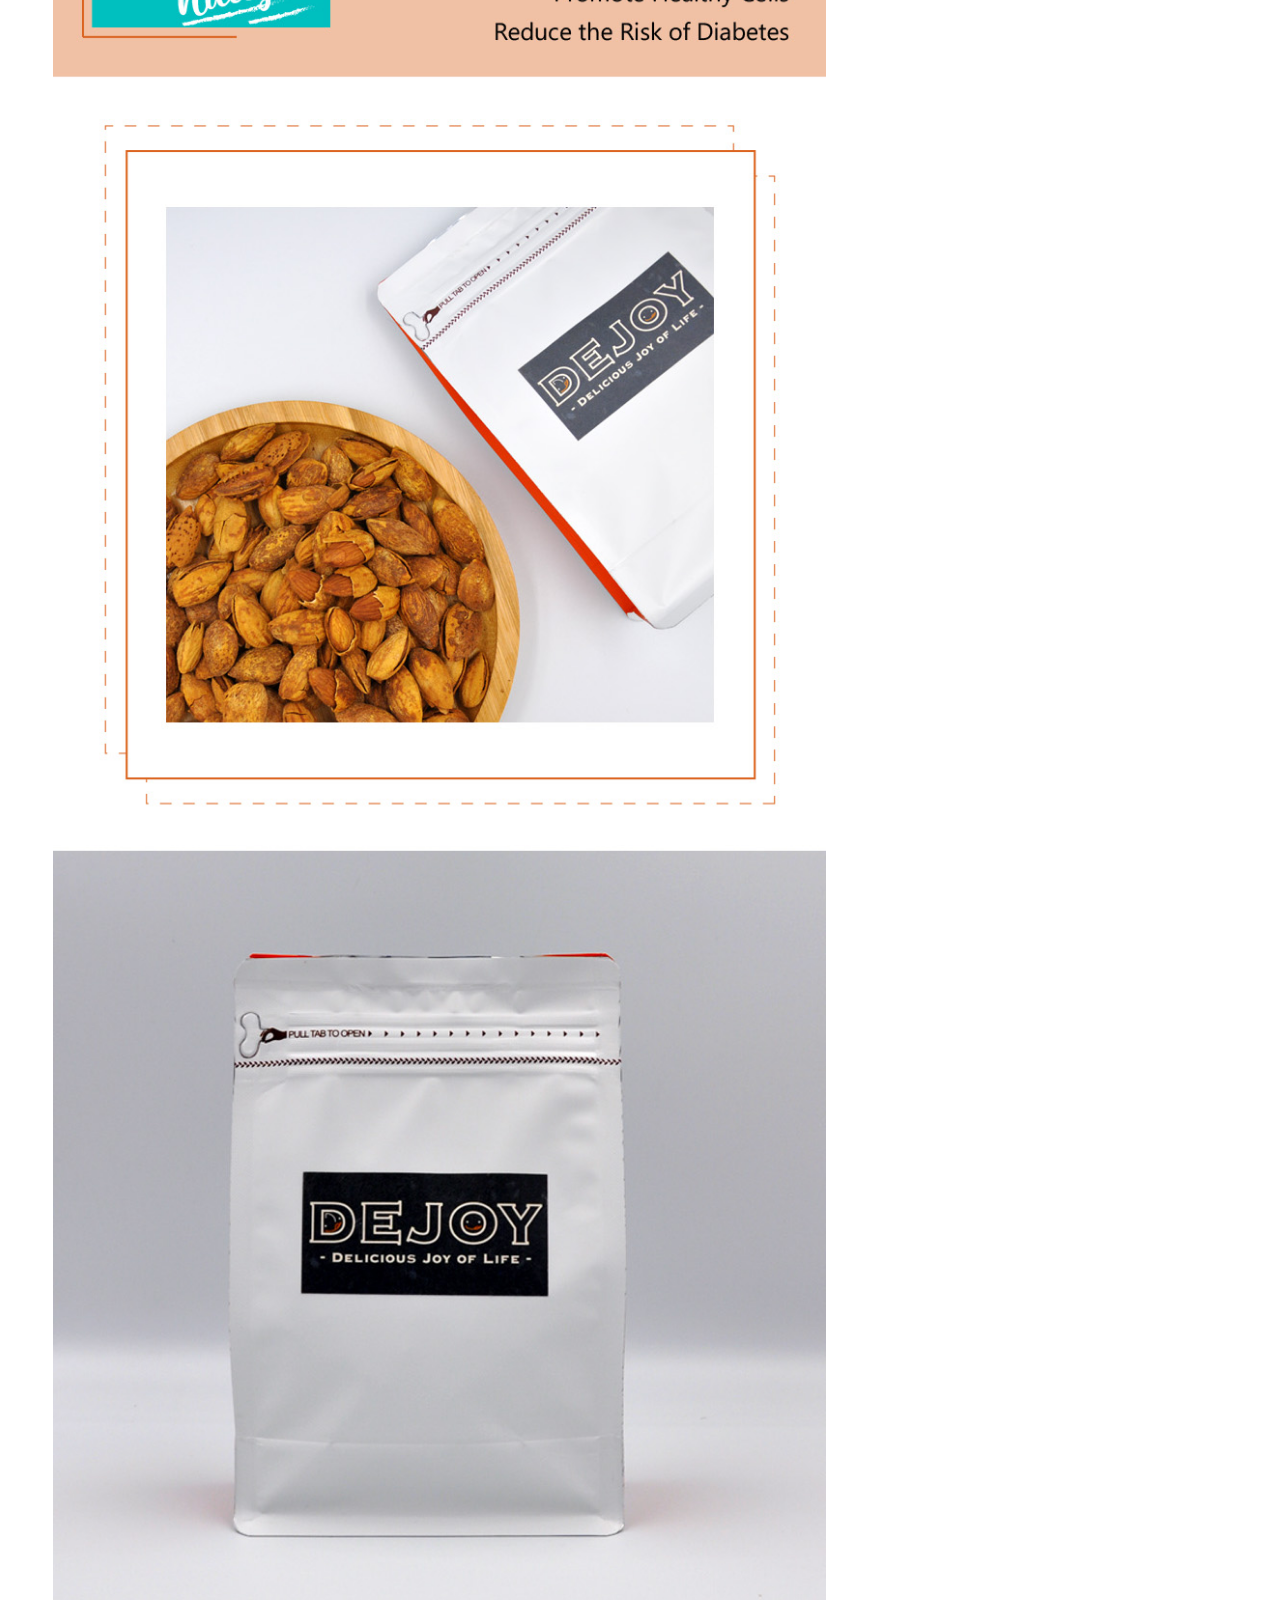
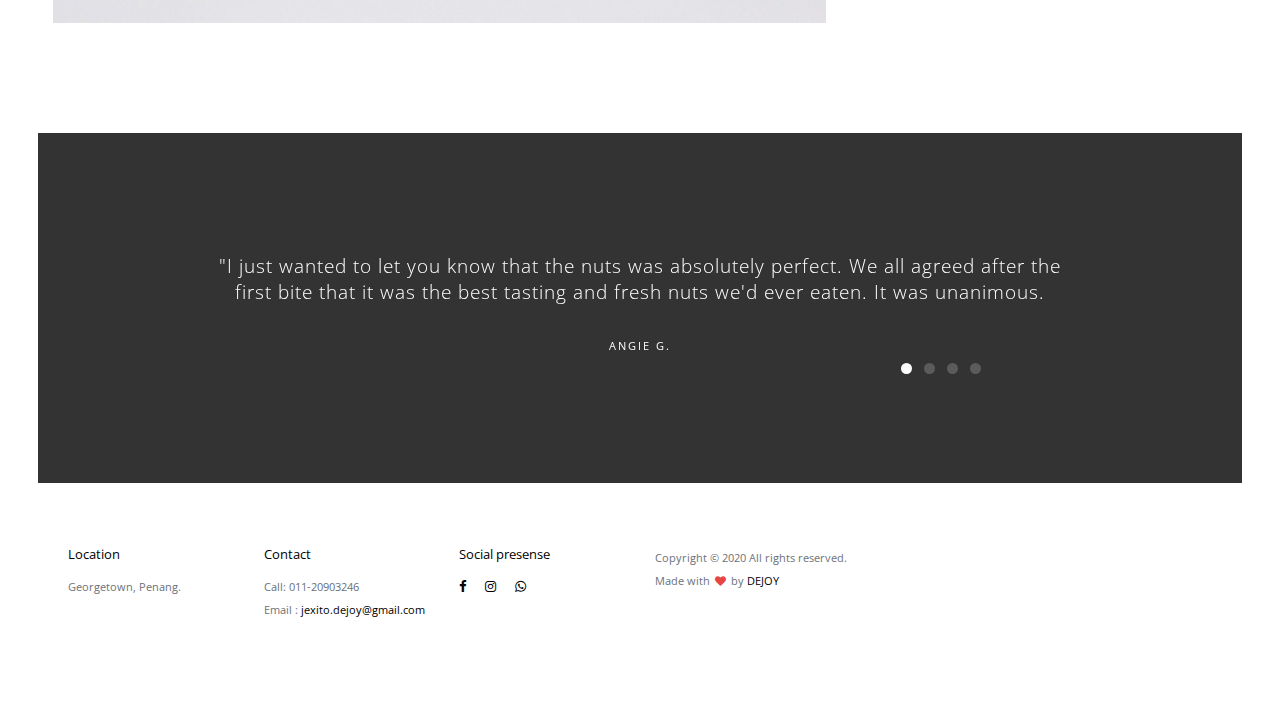
<file: Product-info/nut- almondnut.html>
<!doctype html>
<!--[if lt IE 7]>      <html class="no-js lt-ie9 lt-ie8 lt-ie7" lang=""> <![endif]-->
<!--[if IE 7]>         <html class="no-js lt-ie9 lt-ie8" lang=""> <![endif]-->
<!--[if IE 8]>         <html class="no-js lt-ie9" lang=""> <![endif]-->
<!--[if gt IE 8]><!-->
<html class="no-js" lang="">
<!--<![endif]-->

<head>
<meta charset="utf-8">
<meta name="description" content="">
<meta name="viewport" content="width=device-width, initial-scale=1">
<title>DEJOY - Roasted Almond Nut</title>
<link rel="stylesheet" href="../css/bootstrap.min.css">
<link rel="stylesheet" href="../css/flexslider.css">
<link rel="stylesheet" href="../css/main.css">
<link rel="stylesheet" href="../css/responsive.css">
<link rel="stylesheet" href="../css/animate.min.css">
<link rel="stylesheet" href="https://maxcdn.bootstrapcdn.com/font-awesome/4.4.0/css/font-awesome.min.css">
</head>

<body>

<!-- Header Section -->
<section class="tophead" role="tophead"> 
  <!-- Navigation Section -->
  <header id="header">
    <div class="header-content clearfix"> <a class="logo" href="../index.html"><img class="rwd-logo" src="../images/Logo- Dejoy (Webpage Logo use)2.png" alt=""></a>
      <nav class="navigation" role="navigation">
        <ul class="primary-nav">
          <li><a href="../l#header-slider">Home</a></li>
          <li><a href="../#about-us">About Us</a></li>
          <li><a href="../#product">Our Products</a></li>
          <li><a href="../#testimonials">Testimonials</a></li>
          <li><a href="../#contact">Contact</a></li>
        </ul>
      </nav>
      <a href="#" class="nav-toggle">Menu<span></span></a> </div>
  </header>
  <!-- Navigation Section --> 
</section>
<!-- Header Section -->
<!-- work details section -->
<section id="work-detail" class="section work-detail">
  <div class="container-fluid">
    <div class="row">
      <div class="col-md-8 work-detail-margin detail-image">
        <div class="work-image">
          <p> <img src="../images/product/butter almond.jpg" alt=""></p>
        </div>
      </div>
      <div class="col-md-4 work-detail-margin detail-contentbox">
        <div class="detail-content">
		  <h4><strong>Roasted Almond (Shell)</strong></h4>
          <p><b>100%</b> fresh, crispy, refreshing, eat one by one!<br>Quality assurance!</p>
			<p><b>Health benefits of almond:</b></p>
			<ul>
				<li>Protect You from Heart Disease</li>
				<li>Lower Cholesterol</li>
				<li>Moisturize Skin</li>
				<li>Promote Healthy Cells</li>
				<li>Reduce the Risk of Diabetes</li>
			</ul>
			<p><b>Flavor:</b> Butter<br>
				<b>Weight:</b> 300g<br>
				<b>Expiration Date:</b> 6- 9 Months<br>
				<b>Storage Method:</b> Store in cool, dry place, and refrigerate after opening for longer storage.<br>
				<b>Ingredients:</b> Almond, edible salt, white sugar, cyclamate, aspartame, sodium saccharin, sodium bicarbonate (baking soda), edible flavors and fragrances</p>

			
			<br><h3><b>奶油巴旦木（带壳）</b></h3>
			<p><b>100% </b>新鲜香脆爽口，一颗又一颗接着吃！<br>品质保证！</p>
			<p><b>吃巴旦木的好处：</b></p>
			<ul>
				<li>维持血糖水平</li>
				<li>促进健康细胞生长</li>
				<li>滋润肌肤，延缓衰老</li>
				<li>助于降低胆固醇</li>
				<li>有益心脏健康</li>
			</ul>
			<p><b>口味：</b> 奶油<br>
				<b>规格：</b> 300克<br>
				<b>保质期：</b> 6-9个月<br>
				<b>储存方式：</b> 置放阴凉干燥处，开封后亦可冷藏保鲜<br>
				<b>成分:</b>巴旦木、食用盐、白砂糖、甜蜜素、阿斯巴甜、安赛蜜、糖精钠、碳酸氢钠（小苏打）、食用香精香料。</p>
			
						
			<h5><s>RM32.9</s></h5>
			<h4><b>RM25.9</b></h4>
          <!--<a class="btn" href="#">Visit Site <i class="fa fa-long-arrow-right"></i></a> --></div>
      </div>
    </div>
  </div>
</section>
<!-- work details section --> 

<!-- Testimonials section -->
<section id="testimonials" class="section testimonials no-padding">
  <div class="container-fluid">
    <div class="row no-gutter">
      <div class="flexslider">
        <ul class="slides">
          <li>
            <div class="col-md-12">
              <blockquote>
                <h1>"I just wanted to let you know that the nuts was absolutely perfect.  We all agreed after the first bite that it was the best tasting and fresh nuts we'd ever eaten.  It was unanimous. </h1>
                <p>Angie G.</p>
              </blockquote>
            </div>
          </li>
          <li>
            <div class="col-md-12">
              <blockquote>
                <h1>"Thank you so very, very much for the Dejoy products.  It was absolutely adorable.  You do amazing work.We will definitely remember you for future orders." </h1>
                <p>Rachael S.</p>
              </blockquote>
            </div>
          </li>
          <li>
            <div class="col-md-12">
              <blockquote>
                <h1>Thank you for the mixed nuts and floral tea ..... so many compliments all to you! Thank you for being a part of our day! </h1>
                <p>Hannah</p>
              </blockquote>
            </div>
          </li>
          <li>
            <div class="col-md-12">
              <blockquote>
				  <h1>Thank you so much for all of your help to introduce the products. I will pass this along to friends and family, and will definitely keep you in mind for future healthy choice needs. Again Thank You!</h1>
				  <p>Jim C.</p>
              </blockquote>
            </div>
          </li>
        </ul>
      </div>
    </div>
  </div>
</section>
<!-- Testimonials section --> 

<!-- footer section -->
<footer id="contact" class="footer">
  <div class="container-fluid">
    <div class="col-md-2 left">
      <h4>Location</h4>
      <p> Georgetown, Penang.</p>
    </div>
    <div class="col-md-2 left">
      <h4>Contact</h4>
      <p> Call: 011-20903246 <br>
        Email : <a href="mailto:jexito.dejoy@gmail.com"> jexito.dejoy@gmail.com </a></p>
    </div>
    <div class="col-md-2 left">
      <h4>Social presense</h4>
      <ul class="footer-share">
        <li><a href="https://www.facebook.com/Dejoy-104601691461687"><i class="fa fa-facebook"></i></a></li>
        <li><a href="#"><i class="fa fa-instagram"></i></a></li>
        <li><a href="https://api.whatsapp.com/message/24TRK4JXYMFDM1"><i class="fa fa-whatsapp"></i></a></li>
      </ul>
    </div>
    <div class="col-md-6 right">
      <p>Copyright © 2020 All rights reserved.<br>
        Made with <i class="fa fa-heart pulse"></i> by <a>DEJOY</a></p>
    </div>
  </div>
</footer>
<!-- footer section --> 

<!-- JS FILES --> 
<script src="https://ajax.googleapis.com/ajax/libs/jquery/1.11.3/jquery.min.js"></script> 
<script src="../js/bootstrap.min.js"></script> 
<script src="../js/jquery.flexslider-min.js"></script> 
<script src="../js/retina.min.js"></script> 
<script src="../js/modernizr.js"></script> 
<script src="../js/main.js"></script>
</body>
</html>
</file>
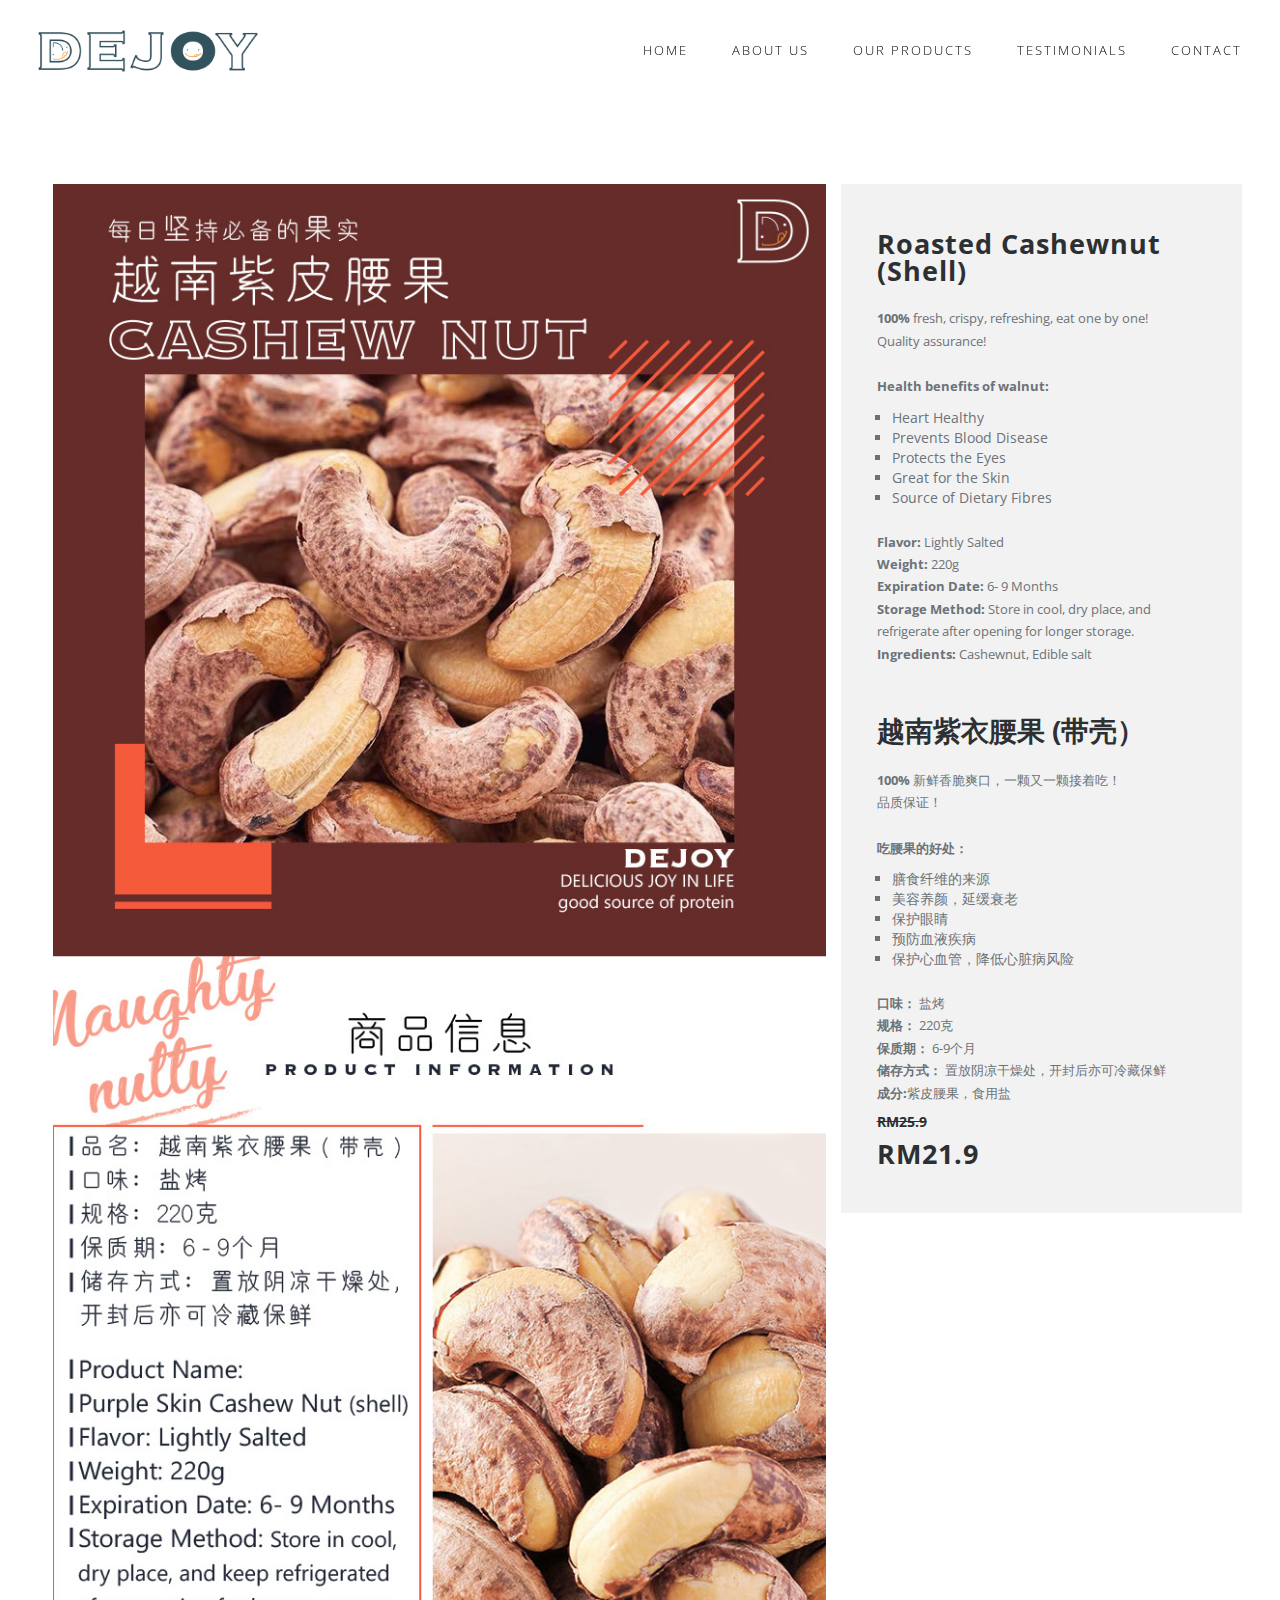
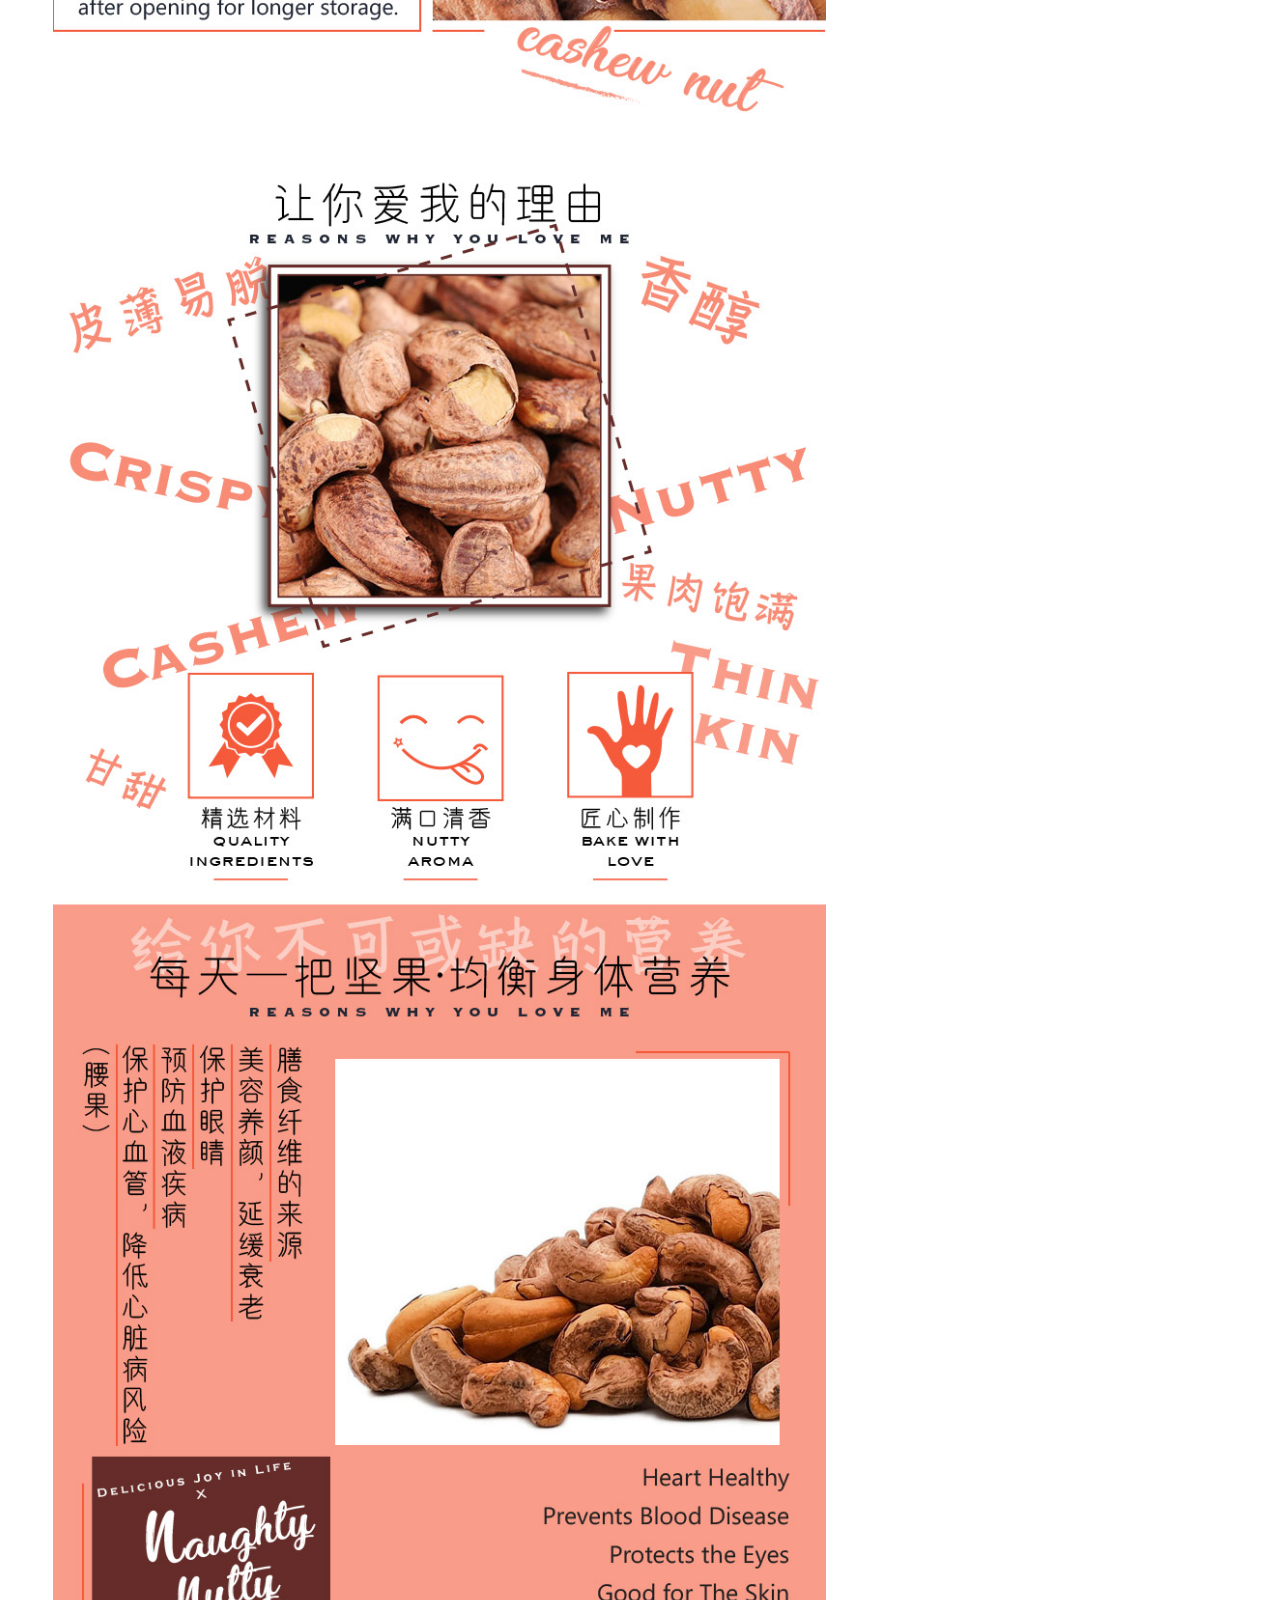
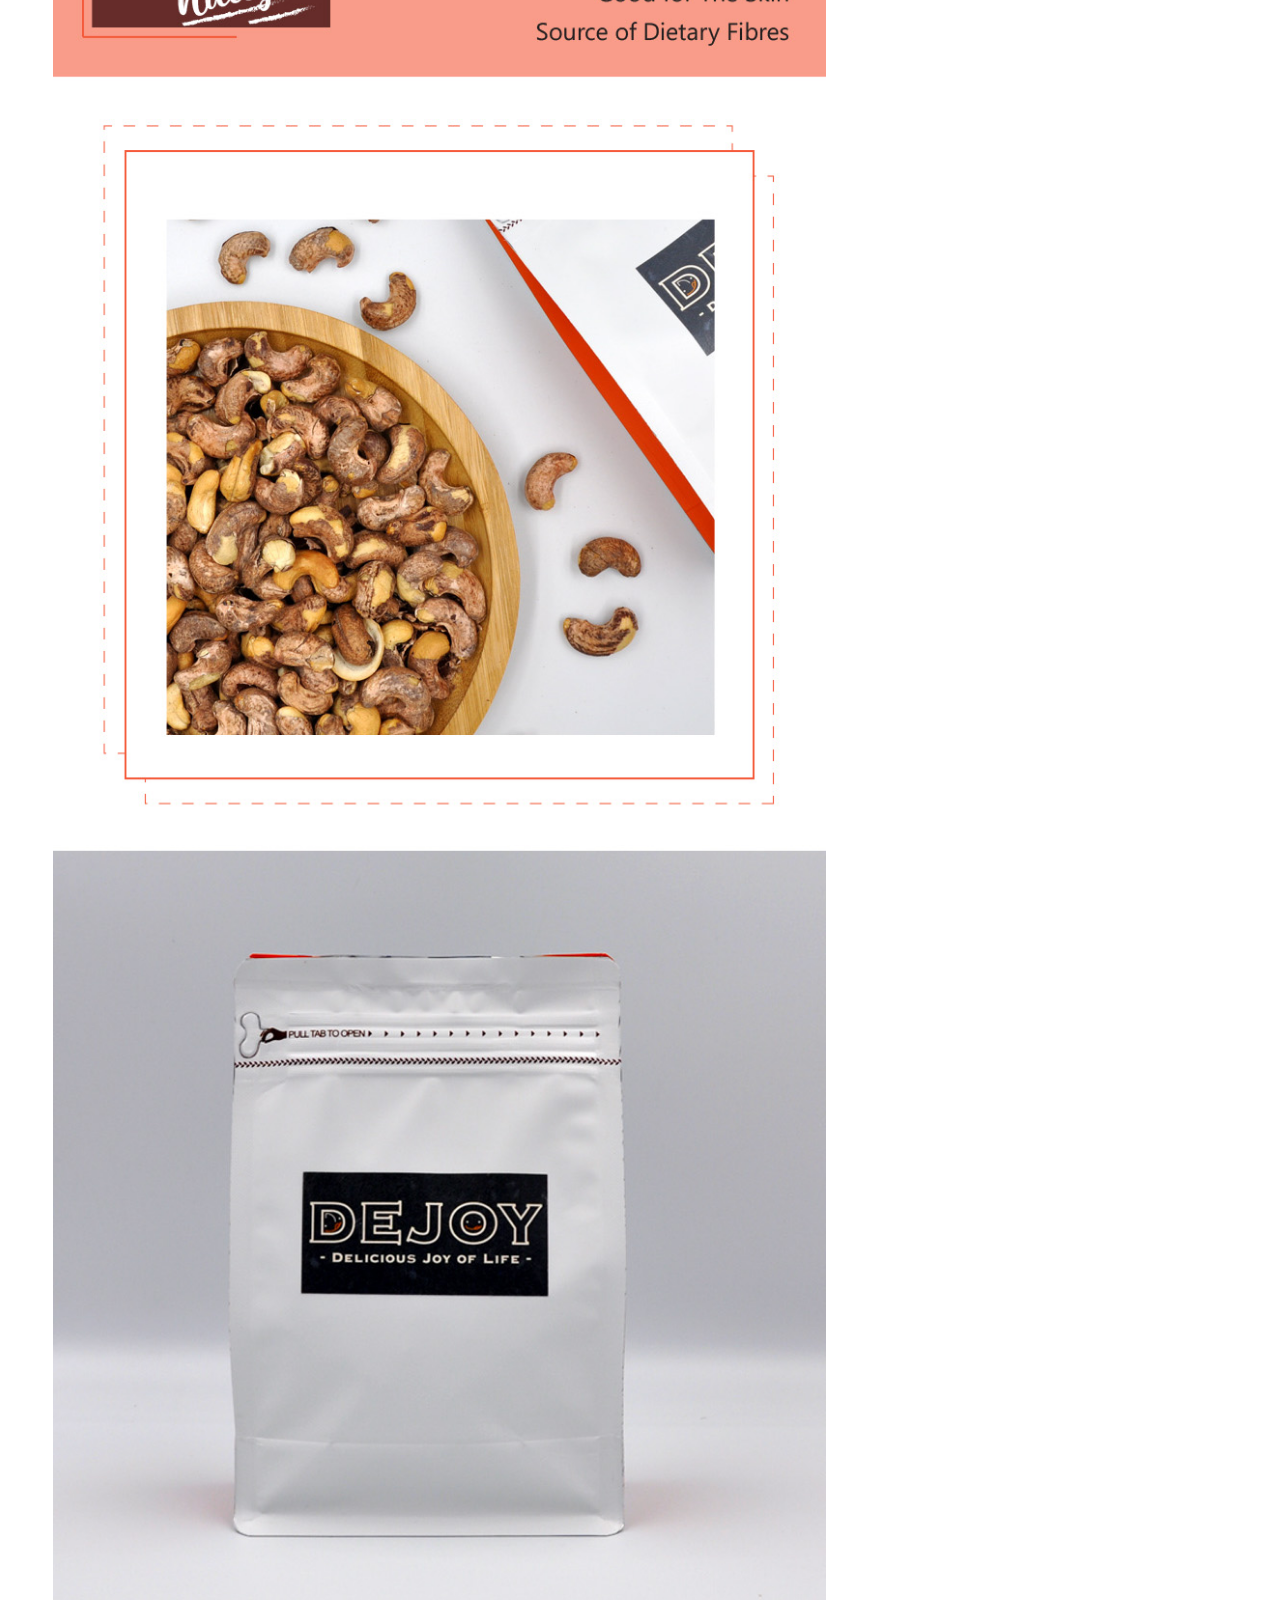
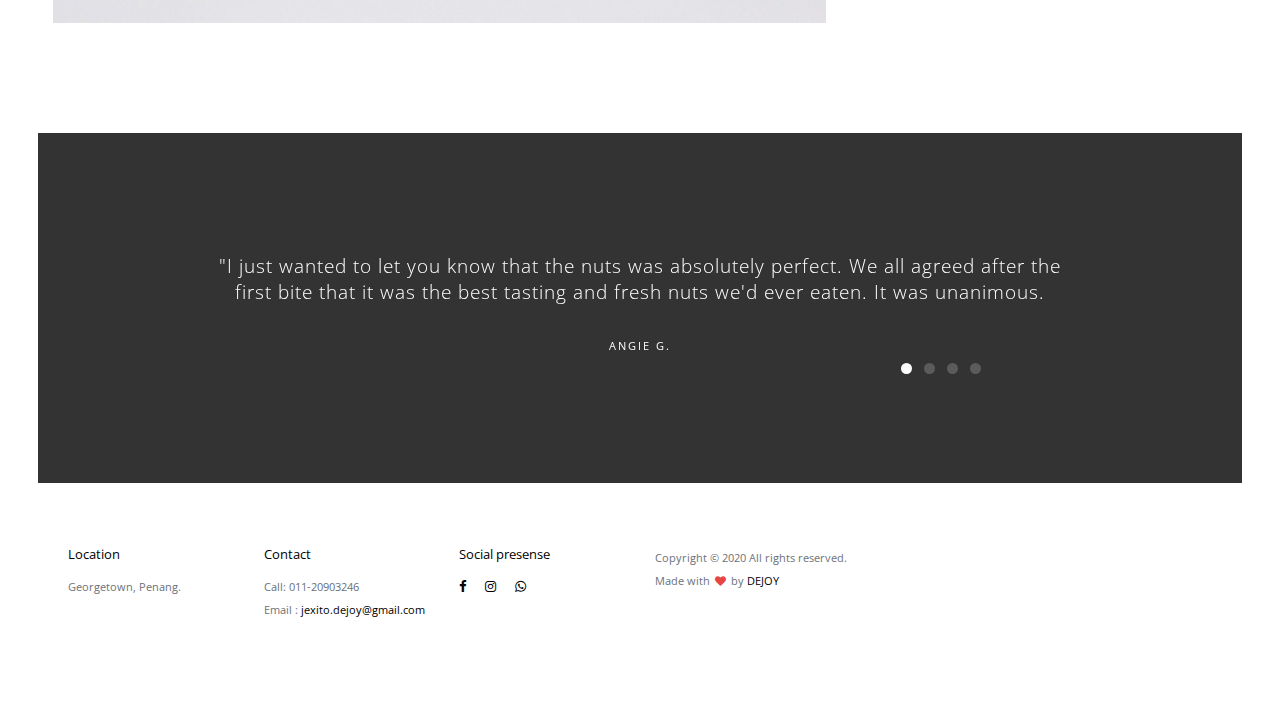
<file: Product-info/nut- cashewnut.html>
<!doctype html>
<!--[if lt IE 7]>      <html class="no-js lt-ie9 lt-ie8 lt-ie7" lang=""> <![endif]-->
<!--[if IE 7]>         <html class="no-js lt-ie9 lt-ie8" lang=""> <![endif]-->
<!--[if IE 8]>         <html class="no-js lt-ie9" lang=""> <![endif]-->
<!--[if gt IE 8]><!-->
<html class="no-js" lang="">
<!--<![endif]-->

<head>
<meta charset="utf-8">
<meta name="description" content="">
<meta name="viewport" content="width=device-width, initial-scale=1">
<title>DEJOY - Roasted Cashewnut</title>
<link rel="stylesheet" href="../css/bootstrap.min.css">
<link rel="stylesheet" href="../css/flexslider.css">
<link rel="stylesheet" href="../css/main.css">
<link rel="stylesheet" href="../css/responsive.css">
<link rel="stylesheet" href="../css/animate.min.css">
<link rel="stylesheet" href="https://maxcdn.bootstrapcdn.com/font-awesome/4.4.0/css/font-awesome.min.css">
</head>

<body>

<!-- Header Section -->
<section class="tophead" role="tophead"> 
  <!-- Navigation Section -->
  <header id="header">
    <div class="header-content clearfix"> <a class="logo" href="../index.html"><img class="rwd-logo" src="../images/Logo- Dejoy (Webpage Logo use)2.png" alt=""></a>
      <nav class="navigation" role="navigation">
        <ul class="primary-nav">
          <li><a href="../l#header-slider">Home</a></li>
          <li><a href="../#about-us">About Us</a></li>
          <li><a href="../#product">Our Products</a></li>
          <li><a href="../#testimonials">Testimonials</a></li>
          <li><a href="../#contact">Contact</a></li>
        </ul>
      </nav>
      <a href="#" class="nav-toggle">Menu<span></span></a> </div>
  </header>
  <!-- Navigation Section --> 
</section>
<!-- Header Section -->
<!-- work details section -->
<section id="work-detail" class="section work-detail">
  <div class="container-fluid">
    <div class="row">
      <div class="col-md-8 work-detail-margin detail-image">
        <div class="work-image">
          <p> <img src="../images/product/cashew nut.jpg" alt=""></p>
        </div>
      </div>
      <div class="col-md-4 work-detail-margin detail-contentbox">
        <div class="detail-content">
		  <h4><strong>Roasted Cashewnut (Shell)</strong></h4>
          <p><b>100%</b> fresh, crispy, refreshing, eat one by one!<br>Quality assurance!</p>
			<p><b>Health benefits of walnut:</b></p>
			<ul>
				<li>Heart Healthy</li>
				<li>Prevents Blood Disease</li>
				<li>Protects the Eyes</li>
				<li>Great for the Skin</li>
				<li>Source of Dietary Fibres</li>
			</ul>
			<p><b>Flavor:</b>  Lightly Salted<br>
				<b>Weight:</b> 220g<br>
				<b>Expiration Date:</b> 6- 9 Months<br>
				<b>Storage Method:</b> Store in cool, dry place, and refrigerate after opening for longer storage.<br>
				<b>Ingredients:</b> Cashewnut, Edible salt</p>

			
			<br><h3><b>越南紫衣腰果 (带壳）</b></h3>
			<p><b>100% </b>新鲜香脆爽口，一颗又一颗接着吃！<br>品质保证！</p>
			<p><b>吃腰果的好处：</b></p>
			<ul>
				<li>膳食纤维的来源</li>
				<li>美容养颜，延缓衰老</li>
				<li>保护眼睛</li>
				<li>预防血液疾病</li>
				<li>保护心血管，降低心脏病风险</li>
			</ul>
			<p><b>口味：</b> 盐烤<br>
				<b>规格：</b> 220克<br>
				<b>保质期：</b> 6-9个月<br>
				<b>储存方式：</b> 置放阴凉干燥处，开封后亦可冷藏保鲜<br>
				<b>成分:</b>紫皮腰果，食用盐</p>
			
						
			<h5><s>RM25.9</s></h5>
			<h4><b>RM21.9</b></h4>
          <!--<a class="btn" href="#">Visit Site <i class="fa fa-long-arrow-right"></i></a> --></div>
      </div>
    </div>
  </div>
</section>
<!-- work details section --> 

<!-- Testimonials section -->
<section id="testimonials" class="section testimonials no-padding">
  <div class="container-fluid">
    <div class="row no-gutter">
      <div class="flexslider">
        <ul class="slides">
          <li>
            <div class="col-md-12">
              <blockquote>
                <h1>"I just wanted to let you know that the nuts was absolutely perfect.  We all agreed after the first bite that it was the best tasting and fresh nuts we'd ever eaten.  It was unanimous. </h1>
                <p>Angie G.</p>
              </blockquote>
            </div>
          </li>
          <li>
            <div class="col-md-12">
              <blockquote>
                <h1>"Thank you so very, very much for the Dejoy products.  It was absolutely adorable.  You do amazing work.We will definitely remember you for future orders." </h1>
                <p>Rachael S.</p>
              </blockquote>
            </div>
          </li>
          <li>
            <div class="col-md-12">
              <blockquote>
                <h1>Thank you for the mixed nuts and floral tea ..... so many compliments all to you! Thank you for being a part of our day! </h1>
                <p>Hannah</p>
              </blockquote>
            </div>
          </li>
          <li>
            <div class="col-md-12">
              <blockquote>
				  <h1>Thank you so much for all of your help to introduce the products. I will pass this along to friends and family, and will definitely keep you in mind for future healthy choice needs. Again Thank You!</h1>
				  <p>Jim C.</p>
              </blockquote>
            </div>
          </li>
        </ul>
      </div>
    </div>
  </div>
</section>
<!-- Testimonials section --> 

<!-- footer section -->
<footer id="contact" class="footer">
  <div class="container-fluid">
    <div class="col-md-2 left">
      <h4>Location</h4>
      <p> Georgetown, Penang.</p>
    </div>
    <div class="col-md-2 left">
      <h4>Contact</h4>
      <p> Call: 011-20903246 <br>
        Email : <a href="mailto:jexito.dejoy@gmail.com"> jexito.dejoy@gmail.com </a></p>
    </div>
    <div class="col-md-2 left">
      <h4>Social presense</h4>
      <ul class="footer-share">
        <li><a href="https://www.facebook.com/Dejoy-104601691461687"><i class="fa fa-facebook"></i></a></li>
        <li><a href="#"><i class="fa fa-instagram"></i></a></li>
        <li><a href="https://api.whatsapp.com/message/24TRK4JXYMFDM1"><i class="fa fa-whatsapp"></i></a></li>
      </ul>
    </div>
    <div class="col-md-6 right">
      <p>Copyright © 2020 All rights reserved.<br>
        Made with <i class="fa fa-heart pulse"></i> by <a>DEJOY</a></p>
    </div>
  </div>
</footer>
<!-- footer section --> 

<!-- JS FILES --> 
<script src="https://ajax.googleapis.com/ajax/libs/jquery/1.11.3/jquery.min.js"></script> 
<script src="../js/bootstrap.min.js"></script> 
<script src="../js/jquery.flexslider-min.js"></script> 
<script src="../js/retina.min.js"></script> 
<script src="../js/modernizr.js"></script> 
<script src="../js/main.js"></script>
</body>
</html>
</file>
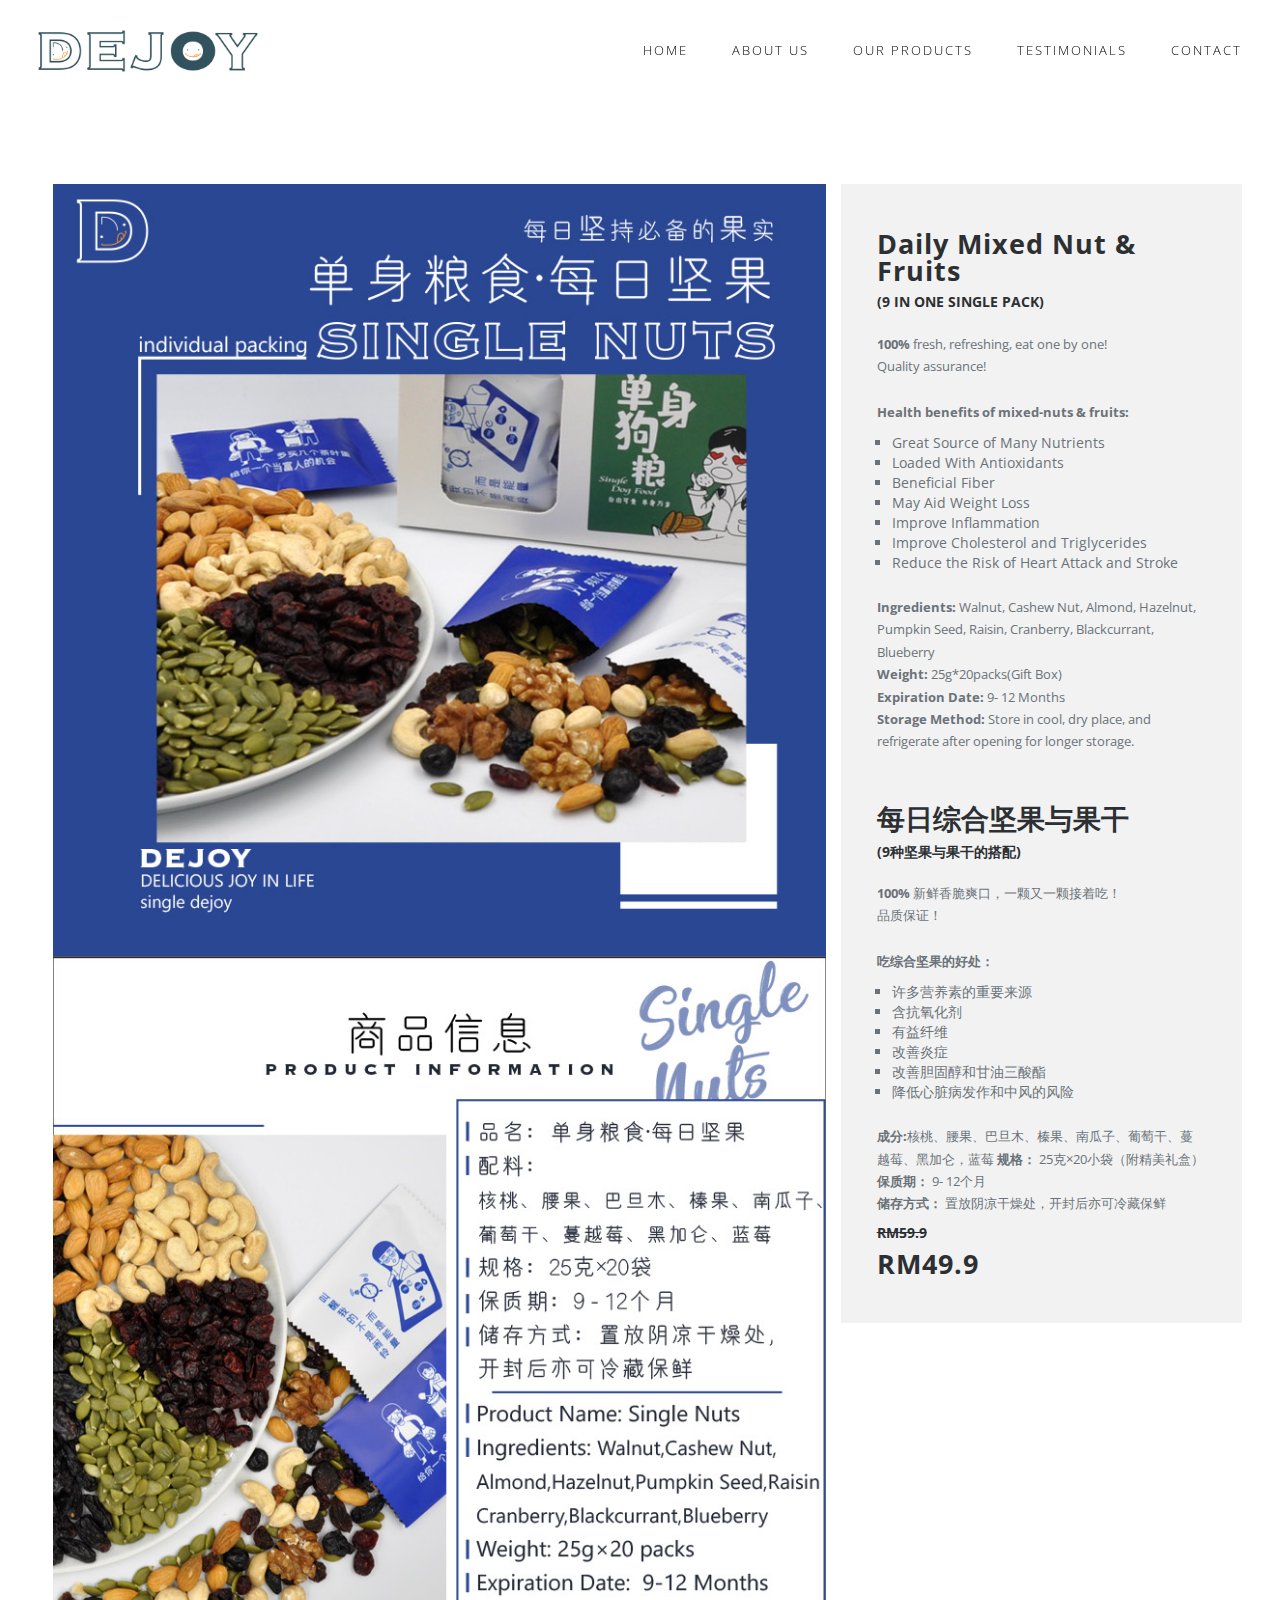
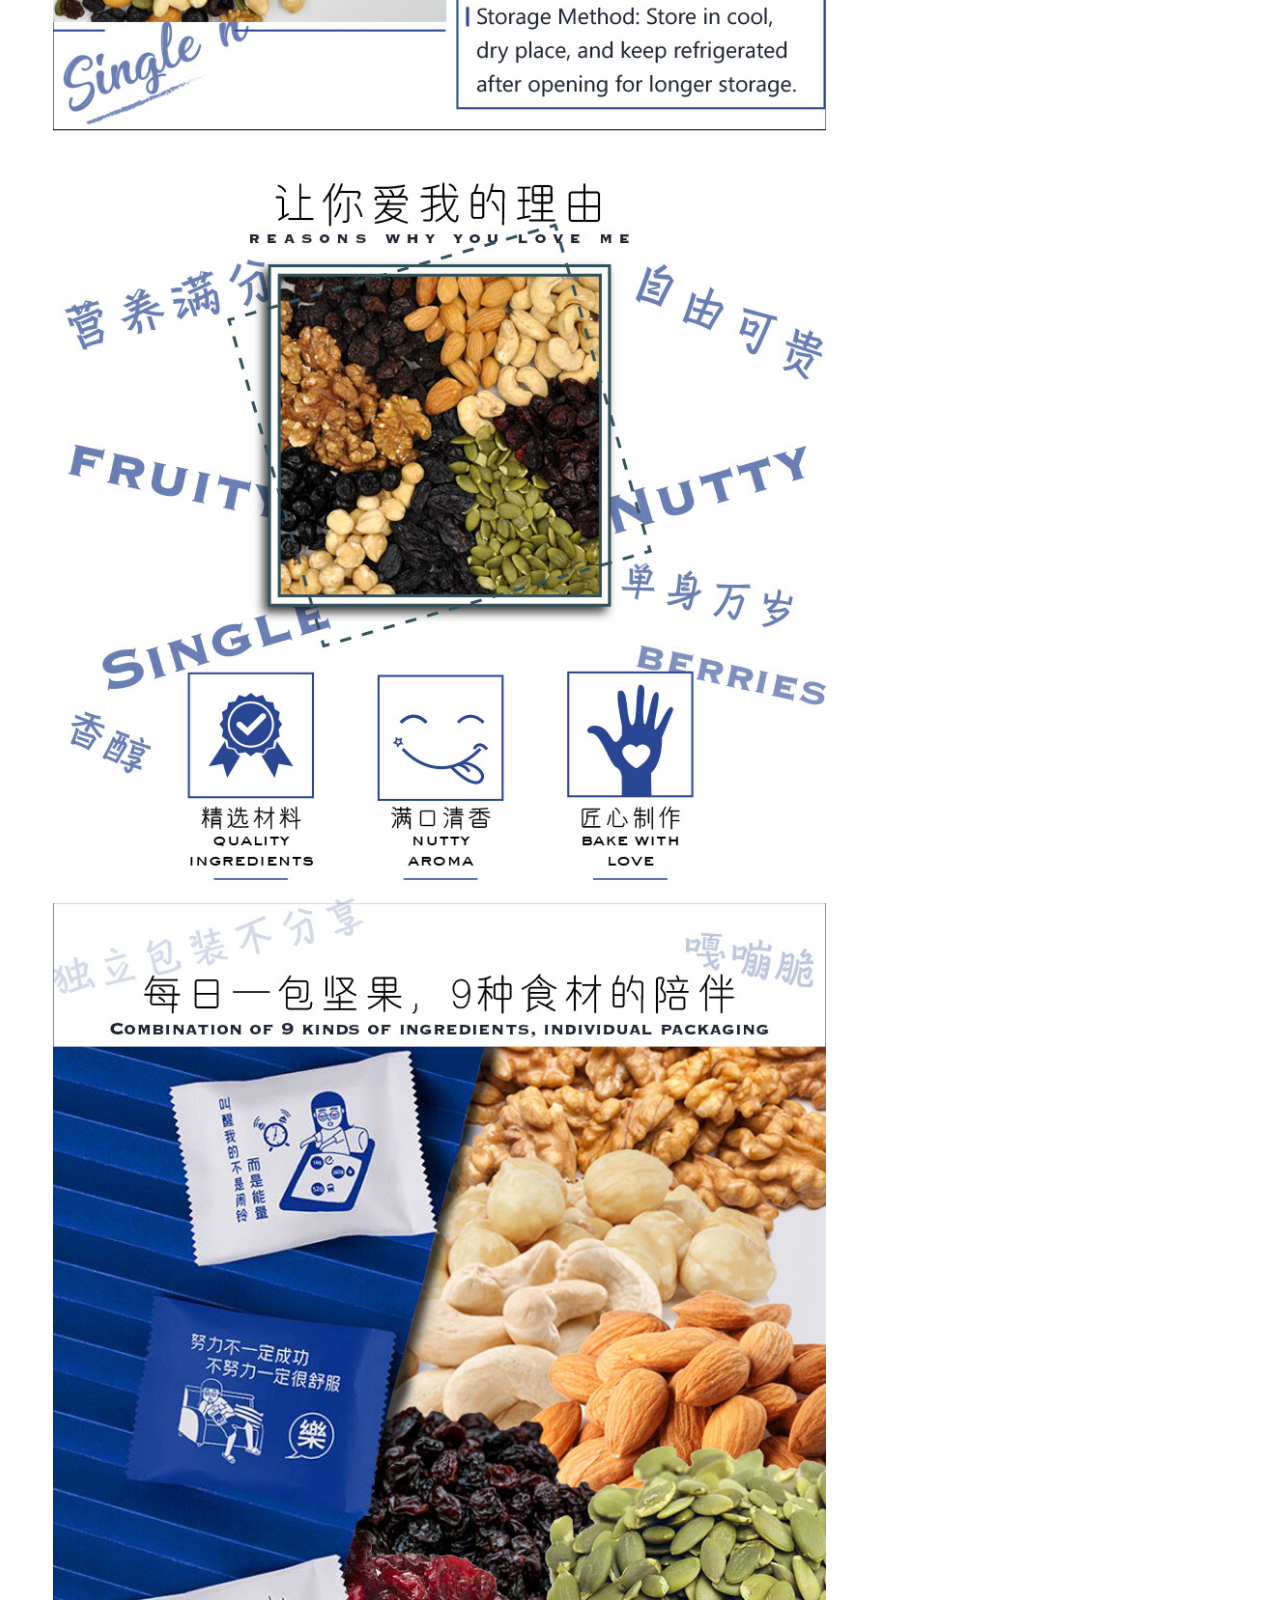
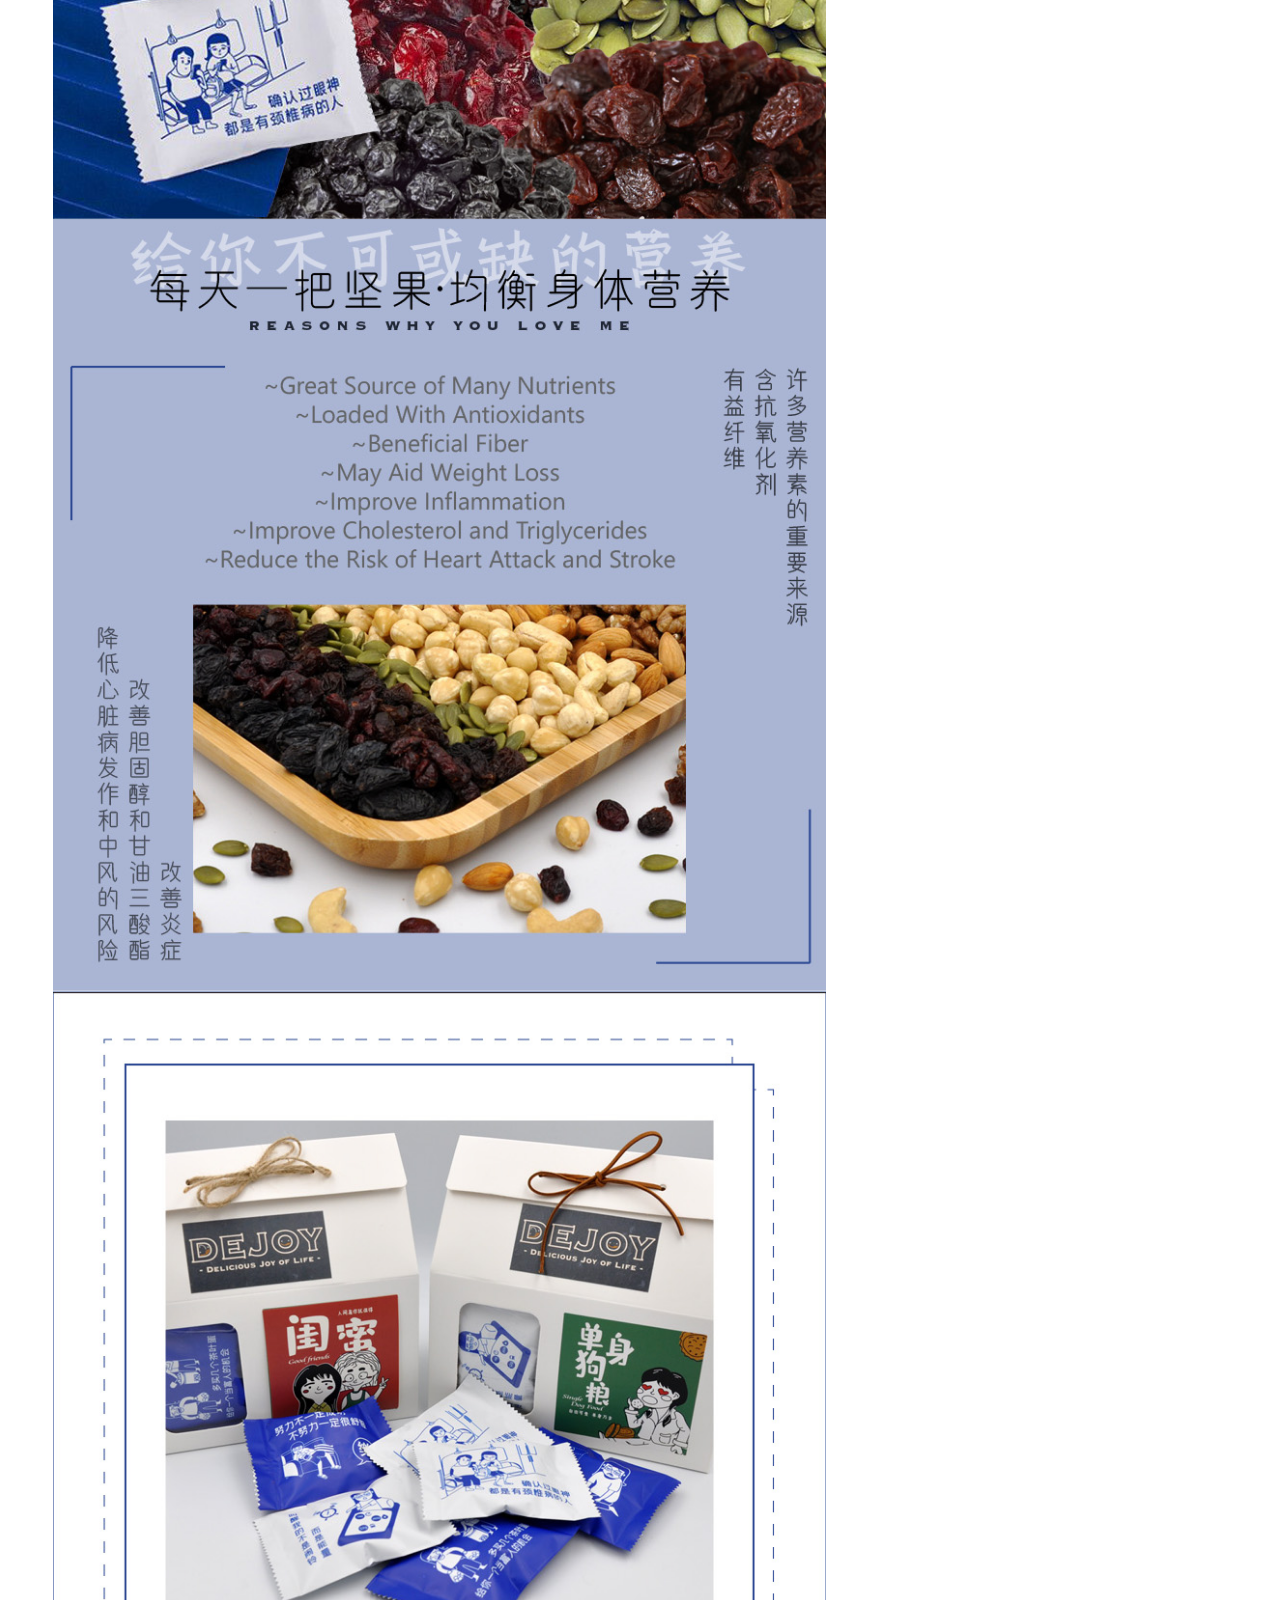
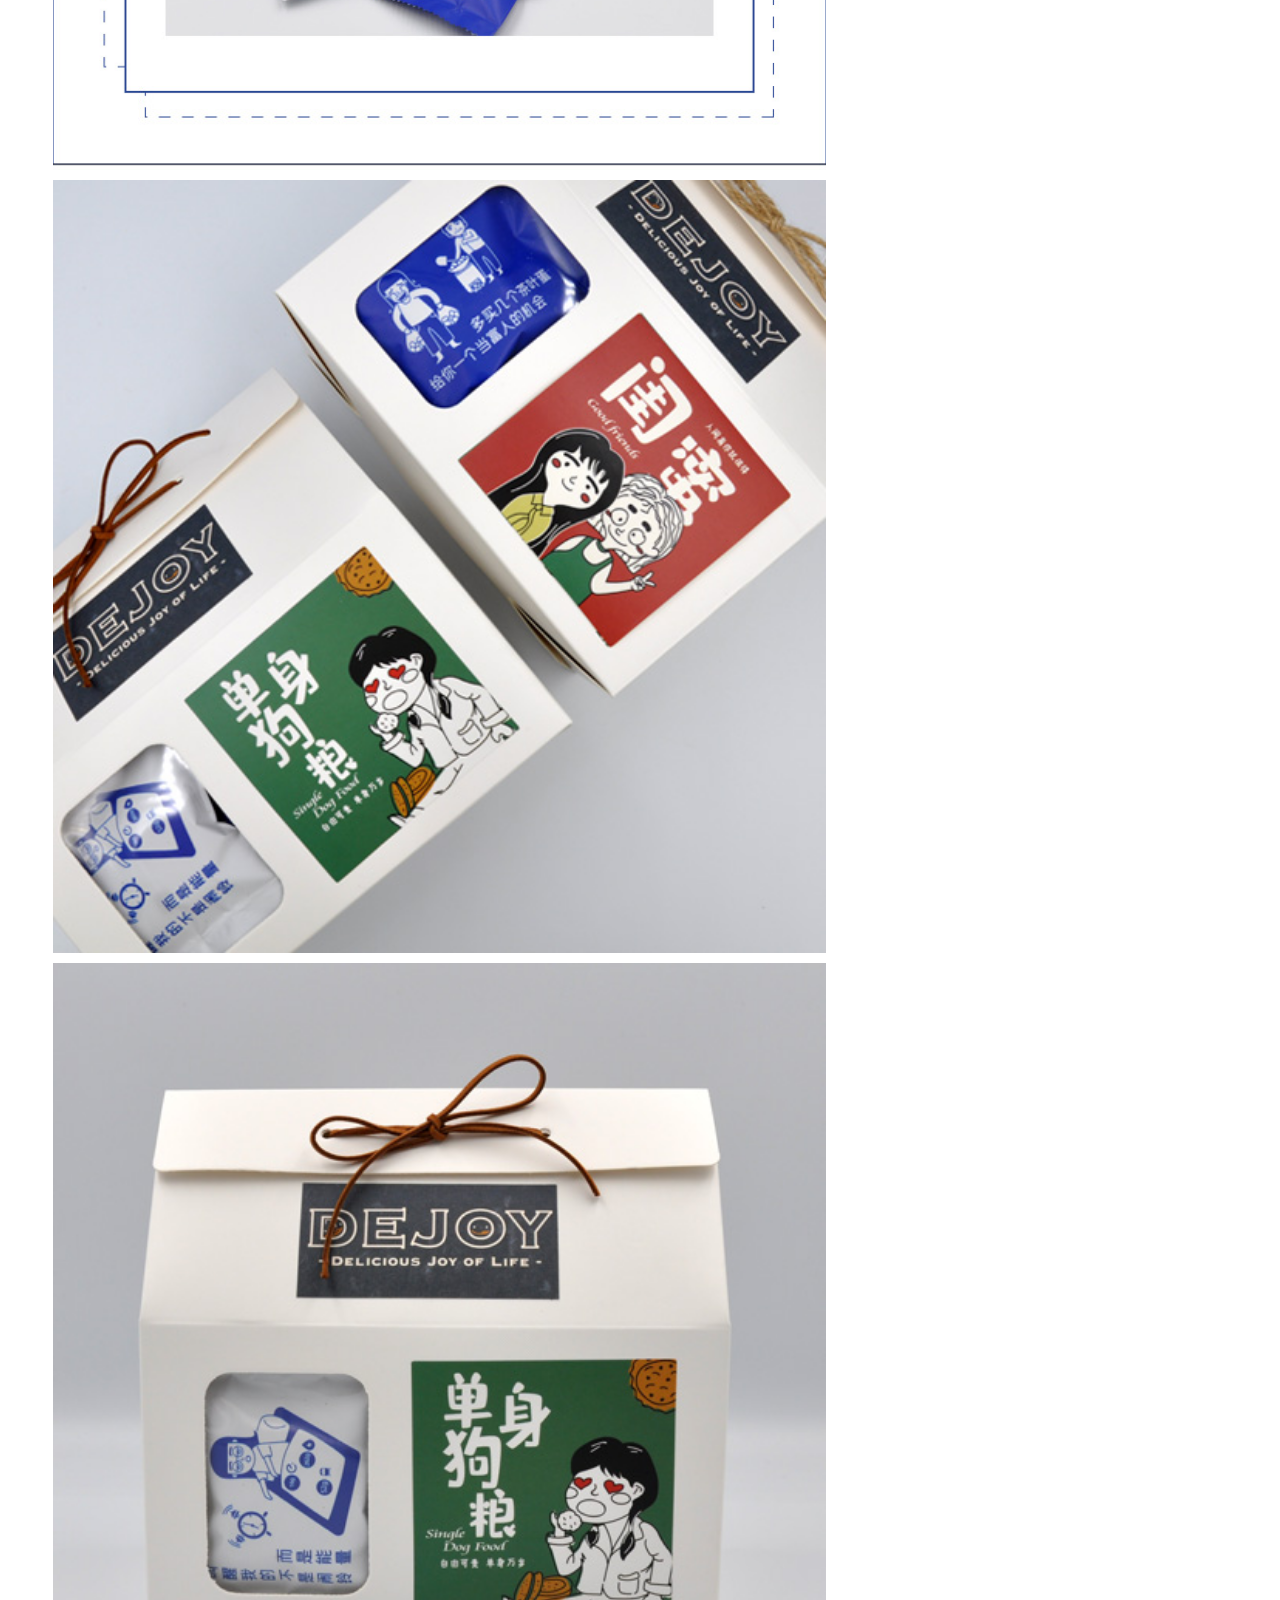
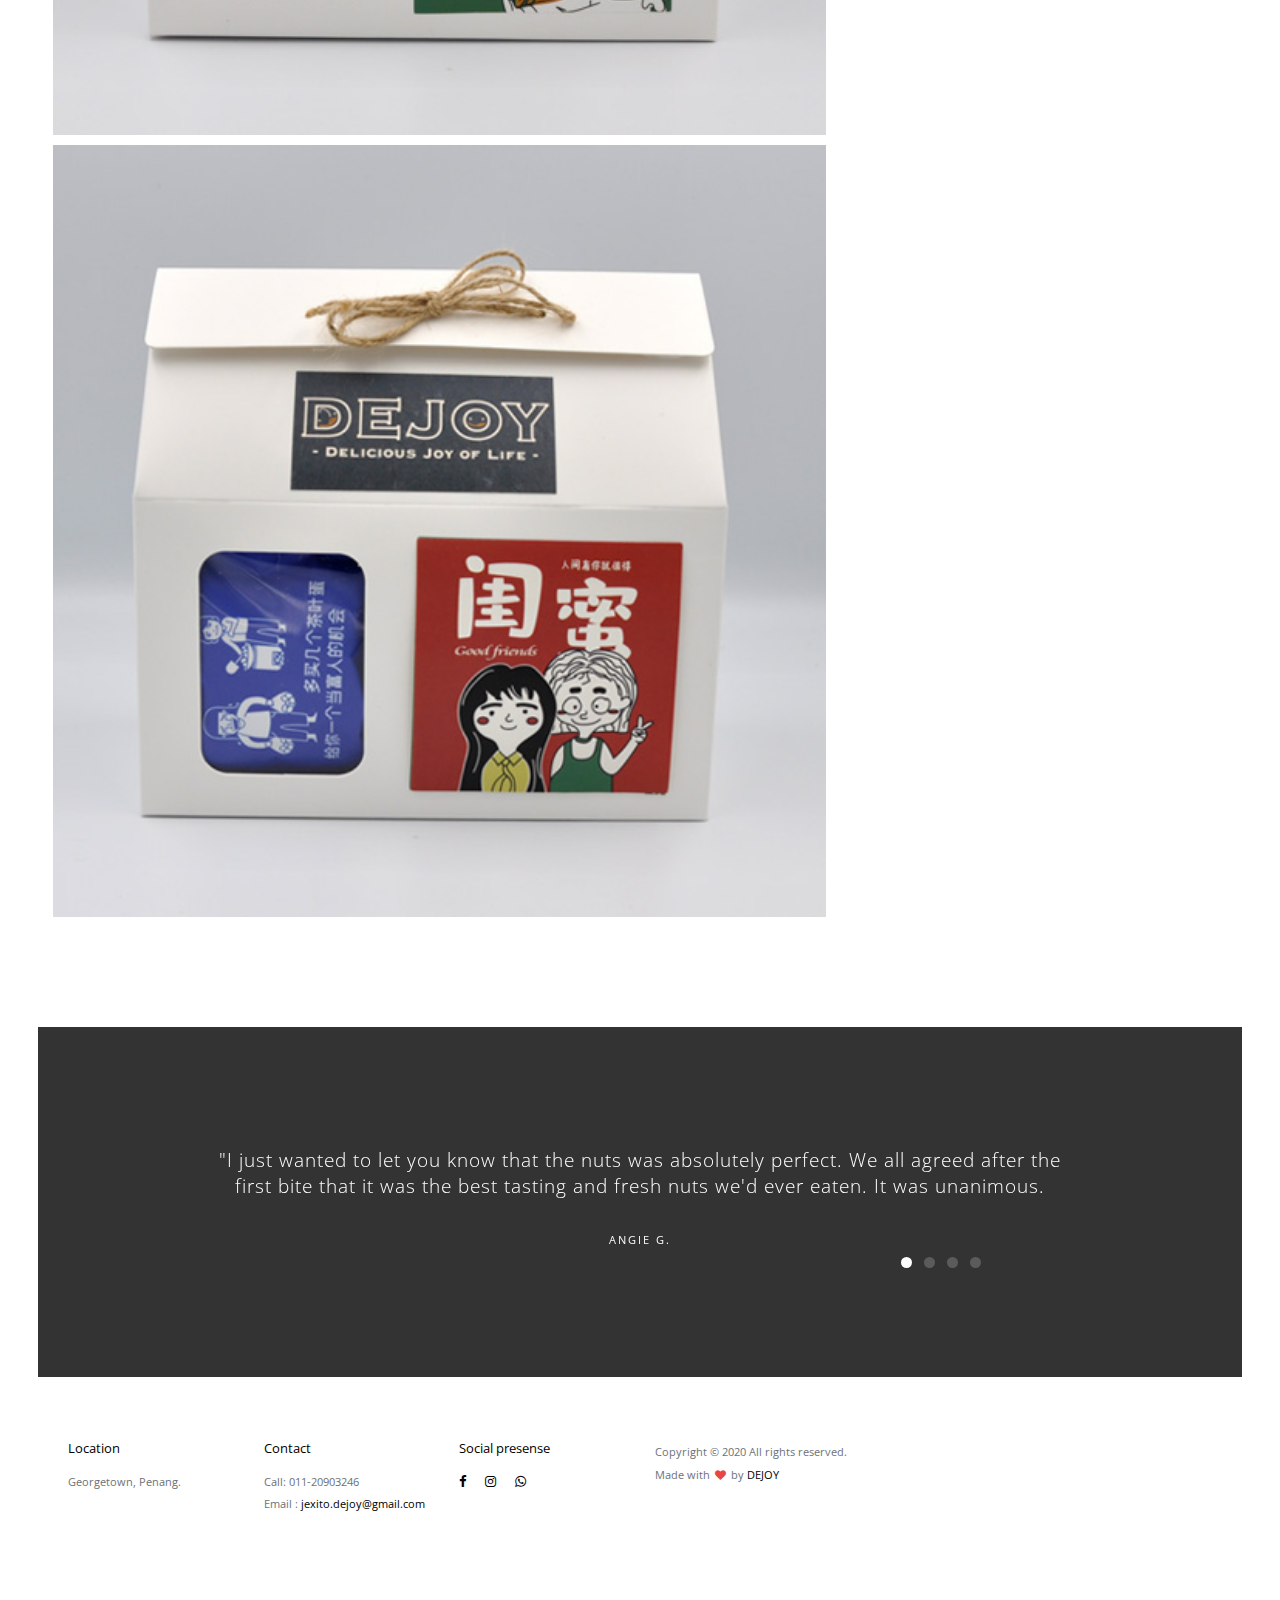
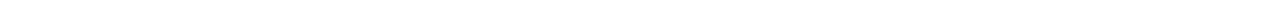
<file: Product-info/nut- daily-mixed-nut.html>
<!doctype html>
<!--[if lt IE 7]>      <html class="no-js lt-ie9 lt-ie8 lt-ie7" lang=""> <![endif]-->
<!--[if IE 7]>         <html class="no-js lt-ie9 lt-ie8" lang=""> <![endif]-->
<!--[if IE 8]>         <html class="no-js lt-ie9" lang=""> <![endif]-->
<!--[if gt IE 8]><!-->
<html class="no-js" lang="">
<!--<![endif]-->

<head>
<meta charset="utf-8">
<meta name="description" content="">
<meta name="viewport" content="width=device-width, initial-scale=1">
<title>DEJOY - Daily Mixed-Nuts & Fruits</title>
<link rel="stylesheet" href="../css/bootstrap.min.css">
<link rel="stylesheet" href="../css/flexslider.css">
<link rel="stylesheet" href="../css/main.css">
<link rel="stylesheet" href="../css/responsive.css">
<link rel="stylesheet" href="../css/animate.min.css">
<link rel="stylesheet" href="https://maxcdn.bootstrapcdn.com/font-awesome/4.4.0/css/font-awesome.min.css">
</head>

<body>

<!-- Header Section -->
<section class="tophead" role="tophead"> 
  <!-- Navigation Section -->
  <header id="header">
    <div class="header-content clearfix"> <a class="logo" href="../index.html"><img class="rwd-logo" src="../images/Logo- Dejoy (Webpage Logo use)2.png" alt=""></a>
      <nav class="navigation" role="navigation">
        <ul class="primary-nav">
          <li><a href="../l#header-slider">Home</a></li>
          <li><a href="../#about-us">About Us</a></li>
          <li><a href="../#product">Our Products</a></li>
          <li><a href="../#testimonials">Testimonials</a></li>
          <li><a href="../#contact">Contact</a></li>
        </ul>
      </nav>
      <a href="#" class="nav-toggle">Menu<span></span></a> </div>
  </header>
  <!-- Navigation Section --> 
</section>
<!-- Header Section -->
<!-- work details section -->
<section id="work-detail" class="section work-detail">
  <div class="container-fluid">
    <div class="row">
      <div class="col-md-8 work-detail-margin detail-image">
        <div class="work-image">
          <p> <img src="../images/product/daily nut.jpg" alt=""></p>
		  <p> <img src="../images/product/zzd1.jpg" alt=""></p>
		  <p> <img src="../images/product/zzd2.jpg" alt=""></p>
		  <p> <img src="../images/product/zzd3.jpg" alt=""></p>
        </div>
      </div>
      <div class="col-md-4 work-detail-margin detail-contentbox">
        <div class="detail-content">
			<h4><strong>Daily Mixed Nut & Fruits</strong></h4><h5>(9 in one single pack)</h5>
          <p><b>100%</b> fresh, refreshing, eat one by one!<br>Quality assurance!</p>
			<p><b>Health benefits of mixed-nuts & fruits:</b></p>
			<ul>
				<li>Great Source of Many Nutrients</li>
				<li>Loaded With Antioxidants</li>
				<li>Beneficial Fiber</li>
				<li>May Aid Weight Loss</li>
				<li>Improve Inflammation</li>
				<li>Improve Cholesterol and Triglycerides</li>
				<li>Reduce the Risk of Heart Attack and Stroke</li>
			</ul>
			<p><b>Ingredients:</b> Walnut, Cashew Nut, Almond, Hazelnut, Pumpkin Seed, Raisin, Cranberry, Blackcurrant, Blueberry<br>
				<b>Weight:</b> 25g*20packs(Gift Box)<br>
				<b>Expiration Date:</b> 9- 12 Months<br>
				<b>Storage Method:</b> Store in cool, dry place, and refrigerate after opening for longer storage.<br></p>
							
				<br><h3><b>每日综合坚果与果干</b></h3><h5>(9种坚果与果干的搭配)</h5>
			<p><b>100% </b>新鲜香脆爽口，一颗又一颗接着吃！<br>品质保证！</p>
			<p><b>吃综合坚果的好处：</b></p>
			<ul>
				<li>许多营养素的重要来源</li>
				<li>含抗氧化剂</li>
				<li>有益纤维</li>
				<li>改善炎症</li>
				<li>改善胆固醇和甘油三酸酯</li>
				<li>降低心脏病发作和中风的风险</li>
			</ul>
			<p><b>成分:</b>核桃、腰果、巴旦木、榛果、南瓜子、葡萄干、蔓越莓、黑加仑，蓝莓
				<b>规格：</b> 25克×20小袋（附精美礼盒）<br>
				<b>保质期：</b> 9- 12个月<br>
				<b>储存方式：</b> 置放阴凉干燥处，开封后亦可冷藏保鲜<br></p>
			
						
			<h5><s>RM59.9</s></h5>
			<h4><b>RM49.9</b></h4>
          <!--<a class="btn" href="#">Visit Site <i class="fa fa-long-arrow-right"></i></a> --></div>
      </div>
    </div>
  </div>
</section>
<!-- work details section --> 

<!-- Testimonials section -->
<section id="testimonials" class="section testimonials no-padding">
  <div class="container-fluid">
    <div class="row no-gutter">
      <div class="flexslider">
        <ul class="slides">
          <li>
            <div class="col-md-12">
              <blockquote>
                <h1>"I just wanted to let you know that the nuts was absolutely perfect.  We all agreed after the first bite that it was the best tasting and fresh nuts we'd ever eaten.  It was unanimous. </h1>
                <p>Angie G.</p>
              </blockquote>
            </div>
          </li>
          <li>
            <div class="col-md-12">
              <blockquote>
                <h1>"Thank you so very, very much for the Dejoy products.  It was absolutely adorable.  You do amazing work.We will definitely remember you for future orders." </h1>
                <p>Rachael S.</p>
              </blockquote>
            </div>
          </li>
          <li>
            <div class="col-md-12">
              <blockquote>
                <h1>Thank you for the mixed nuts and floral tea ..... so many compliments all to you! Thank you for being a part of our day! </h1>
                <p>Hannah</p>
              </blockquote>
            </div>
          </li>
          <li>
            <div class="col-md-12">
              <blockquote>
				  <h1>Thank you so much for all of your help to introduce the products. I will pass this along to friends and family, and will definitely keep you in mind for future healthy choice needs. Again Thank You!</h1>
				  <p>Jim C.</p>
              </blockquote>
            </div>
          </li>
        </ul>
      </div>
    </div>
  </div>
</section>
<!-- Testimonials section --> 

<!-- footer section -->
<footer id="contact" class="footer">
  <div class="container-fluid">
    <div class="col-md-2 left">
      <h4>Location</h4>
      <p> Georgetown, Penang.</p>
    </div>
    <div class="col-md-2 left">
      <h4>Contact</h4>
      <p> Call: 011-20903246 <br>
        Email : <a href="mailto:jexito.dejoy@gmail.com"> jexito.dejoy@gmail.com </a></p>
    </div>
    <div class="col-md-2 left">
      <h4>Social presense</h4>
      <ul class="footer-share">
        <li><a href="https://www.facebook.com/Dejoy-104601691461687"><i class="fa fa-facebook"></i></a></li>
        <li><a href="#"><i class="fa fa-instagram"></i></a></li>
        <li><a href="https://api.whatsapp.com/message/24TRK4JXYMFDM1"><i class="fa fa-whatsapp"></i></a></li>
      </ul>
    </div>
    <div class="col-md-6 right">
      <p>Copyright © 2020 All rights reserved.<br>
        Made with <i class="fa fa-heart pulse"></i> by <a>DEJOY</a></p>
    </div>
  </div>
</footer>
<!-- footer section --> 

<!-- JS FILES --> 
<script src="https://ajax.googleapis.com/ajax/libs/jquery/1.11.3/jquery.min.js"></script> 
<script src="../js/bootstrap.min.js"></script> 
<script src="../js/jquery.flexslider-min.js"></script> 
<script src="../js/retina.min.js"></script> 
<script src="../js/modernizr.js"></script> 
<script src="../js/main.js"></script>
</body>
</html>
</file>
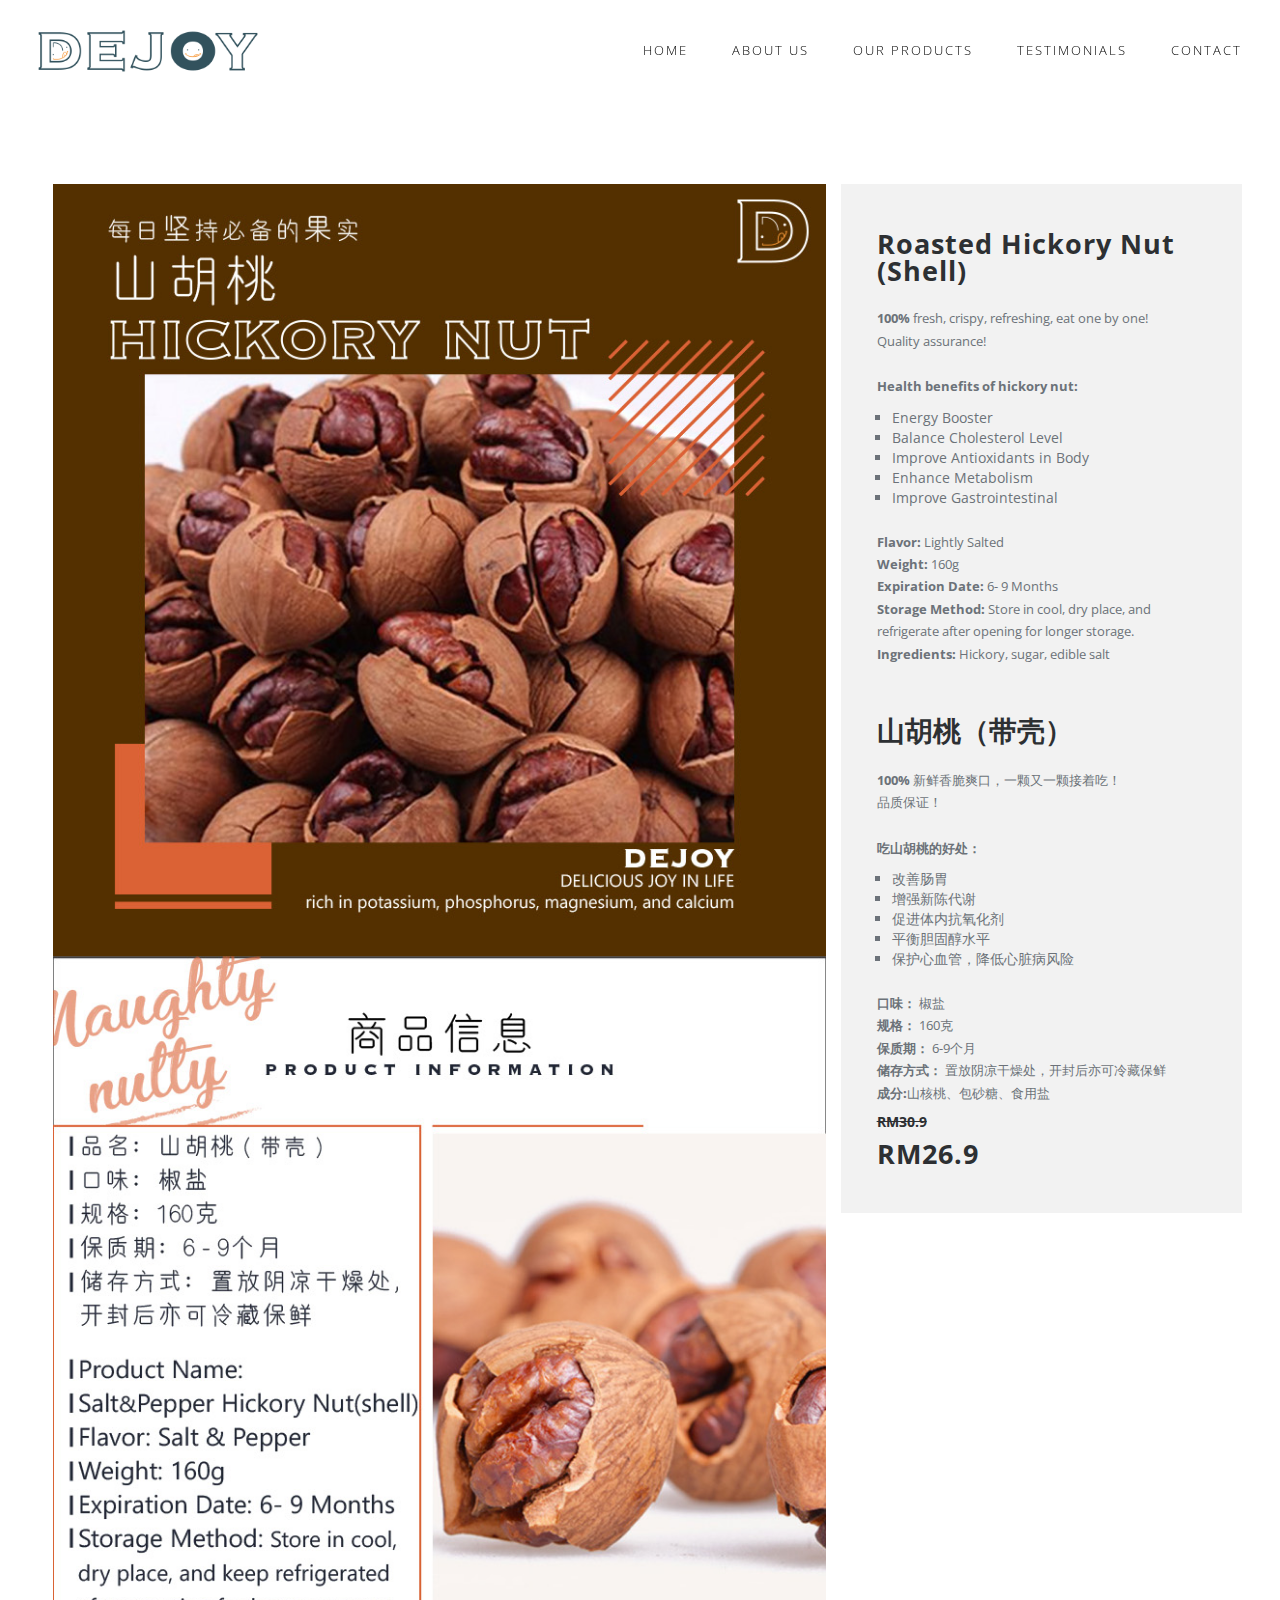
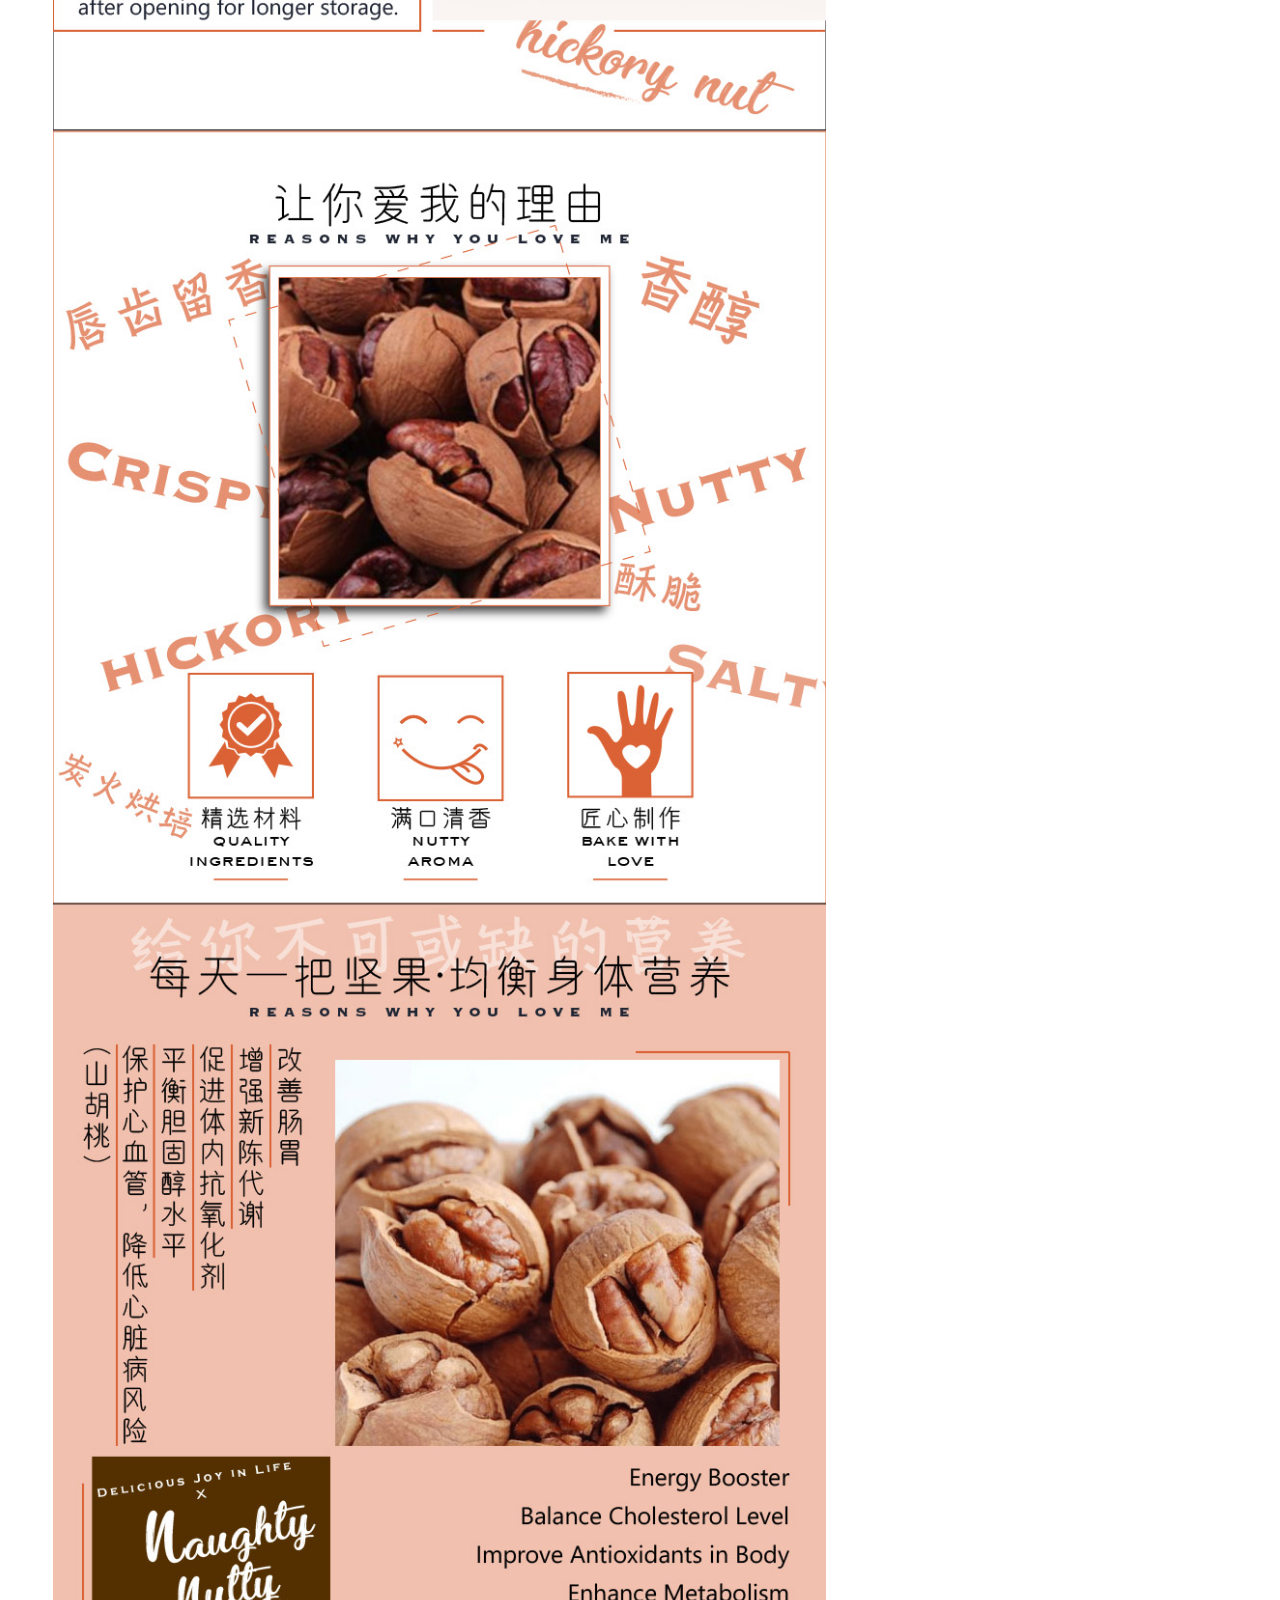
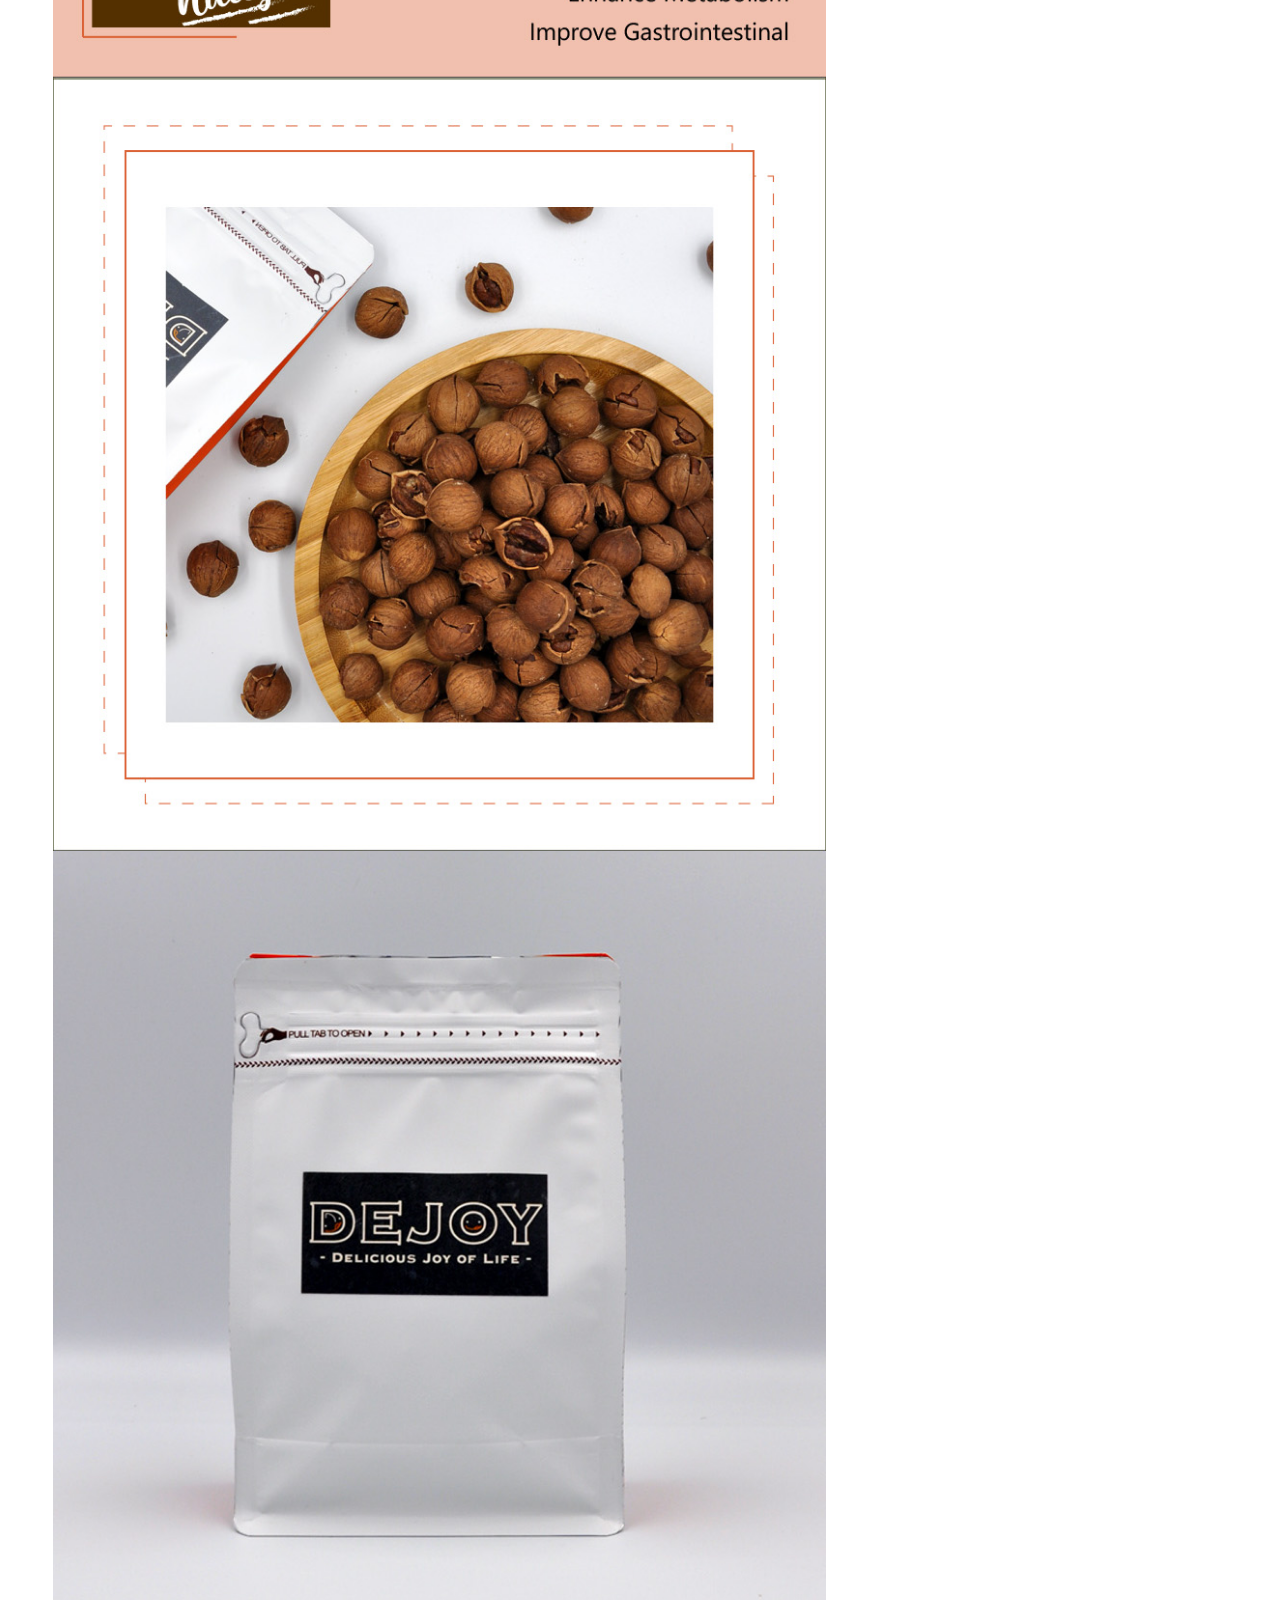
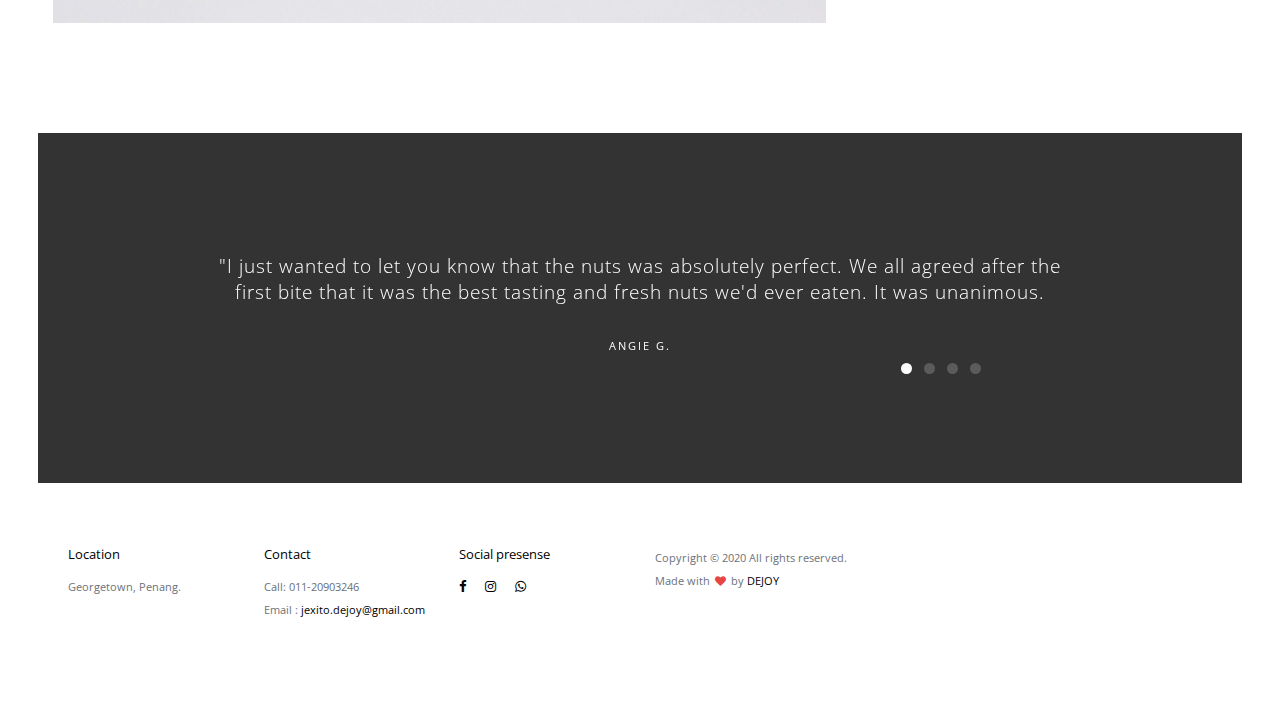
<file: Product-info/nut- hickorynut.html>
<!doctype html>
<!--[if lt IE 7]>      <html class="no-js lt-ie9 lt-ie8 lt-ie7" lang=""> <![endif]-->
<!--[if IE 7]>         <html class="no-js lt-ie9 lt-ie8" lang=""> <![endif]-->
<!--[if IE 8]>         <html class="no-js lt-ie9" lang=""> <![endif]-->
<!--[if gt IE 8]><!-->
<html class="no-js" lang="">
<!--<![endif]-->

<head>
<meta charset="utf-8">
<meta name="description" content="">
<meta name="viewport" content="width=device-width, initial-scale=1">
<title>DEJOY - Roasted Hickory Nut</title>
<link rel="stylesheet" href="../css/bootstrap.min.css">
<link rel="stylesheet" href="../css/flexslider.css">
<link rel="stylesheet" href="../css/main.css">
<link rel="stylesheet" href="../css/responsive.css">
<link rel="stylesheet" href="../css/animate.min.css">
<link rel="stylesheet" href="https://maxcdn.bootstrapcdn.com/font-awesome/4.4.0/css/font-awesome.min.css">
</head>

<body>

<!-- Header Section -->
<section class="tophead" role="tophead"> 
  <!-- Navigation Section -->
  <header id="header">
    <div class="header-content clearfix"> <a class="logo" href="../index.html"><img class="rwd-logo" src="../images/Logo- Dejoy (Webpage Logo use)2.png" alt=""></a>
      <nav class="navigation" role="navigation">
        <ul class="primary-nav">
          <li><a href="../l#header-slider">Home</a></li>
          <li><a href="../#about-us">About Us</a></li>
          <li><a href="../#product">Our Products</a></li>
          <li><a href="../#testimonials">Testimonials</a></li>
          <li><a href="../#contact">Contact</a></li>
        </ul>
      </nav>
      <a href="#" class="nav-toggle">Menu<span></span></a> </div>
  </header>
  <!-- Navigation Section --> 
</section>
<!-- Header Section -->
<!-- work details section -->
<section id="work-detail" class="section work-detail">
  <div class="container-fluid">
    <div class="row">
      <div class="col-md-8 work-detail-margin detail-image">
        <div class="work-image">
          <p> <img src="../images/product/hickory.jpg" alt=""></p>
        </div>
      </div>
      <div class="col-md-4 work-detail-margin detail-contentbox">
        <div class="detail-content">
		  <h4><strong>Roasted Hickory Nut (Shell)</strong></h4>
          <p><b>100%</b> fresh, crispy, refreshing, eat one by one!<br>Quality assurance!</p>
			<p><b>Health benefits of hickory nut:</b></p>
			<ul>
				<li>Energy Booster</li>
				<li>Balance Cholesterol Level</li>
				<li>Improve Antioxidants in Body</li>
				<li>Enhance Metabolism</li>
				<li>Improve Gastrointestinal</li>
			</ul>
			<p><b>Flavor:</b>  Lightly Salted<br>
				<b>Weight:</b> 160g<br>
				<b>Expiration Date:</b> 6- 9 Months<br>
				<b>Storage Method:</b> Store in cool, dry place, and refrigerate after opening for longer storage.<br>
				<b>Ingredients:</b> Hickory, sugar, edible salt</p>

			
			<br><h3><b>山胡桃（带壳）</b></h3>
			<p><b>100% </b>新鲜香脆爽口，一颗又一颗接着吃！<br>品质保证！</p>
			<p><b>吃山胡桃的好处：</b></p>
			<ul>
				<li>改善肠胃</li>
				<li>增强新陈代谢</li>
				<li>促进体内抗氧化剂</li>
				<li>平衡胆固醇水平</li>
				<li>保护心血管，降低心脏病风险</li>
			</ul>
			<p><b>口味：</b> 椒盐<br>
				<b>规格：</b> 160克<br>
				<b>保质期：</b> 6-9个月<br>
				<b>储存方式：</b> 置放阴凉干燥处，开封后亦可冷藏保鲜<br>
				<b>成分:</b>山核桃、包砂糖、食用盐</p>
			
						
			<h5><s>RM30.9</s></h5>
			<h4><b>RM26.9</b></h4>
          <!--<a class="btn" href="#">Visit Site <i class="fa fa-long-arrow-right"></i></a> --></div>
      </div>
    </div>
  </div>
</section>
<!-- work details section --> 

<!-- Testimonials section -->
<section id="testimonials" class="section testimonials no-padding">
  <div class="container-fluid">
    <div class="row no-gutter">
      <div class="flexslider">
        <ul class="slides">
          <li>
            <div class="col-md-12">
              <blockquote>
                <h1>"I just wanted to let you know that the nuts was absolutely perfect.  We all agreed after the first bite that it was the best tasting and fresh nuts we'd ever eaten.  It was unanimous. </h1>
                <p>Angie G.</p>
              </blockquote>
            </div>
          </li>
          <li>
            <div class="col-md-12">
              <blockquote>
                <h1>"Thank you so very, very much for the Dejoy products.  It was absolutely adorable.  You do amazing work.We will definitely remember you for future orders." </h1>
                <p>Rachael S.</p>
              </blockquote>
            </div>
          </li>
          <li>
            <div class="col-md-12">
              <blockquote>
                <h1>Thank you for the mixed nuts and floral tea ..... so many compliments all to you! Thank you for being a part of our day! </h1>
                <p>Hannah</p>
              </blockquote>
            </div>
          </li>
          <li>
            <div class="col-md-12">
              <blockquote>
				  <h1>Thank you so much for all of your help to introduce the products. I will pass this along to friends and family, and will definitely keep you in mind for future healthy choice needs. Again Thank You!</h1>
				  <p>Jim C.</p>
              </blockquote>
            </div>
          </li>
        </ul>
      </div>
    </div>
  </div>
</section>
<!-- Testimonials section --> 

<!-- footer section -->
<footer id="contact" class="footer">
  <div class="container-fluid">
    <div class="col-md-2 left">
      <h4>Location</h4>
      <p> Georgetown, Penang.</p>
    </div>
    <div class="col-md-2 left">
      <h4>Contact</h4>
      <p> Call: 011-20903246 <br>
        Email : <a href="mailto:jexito.dejoy@gmail.com"> jexito.dejoy@gmail.com </a></p>
    </div>
    <div class="col-md-2 left">
      <h4>Social presense</h4>
      <ul class="footer-share">
        <li><a href="https://www.facebook.com/Dejoy-104601691461687"><i class="fa fa-facebook"></i></a></li>
        <li><a href="#"><i class="fa fa-instagram"></i></a></li>
        <li><a href="https://api.whatsapp.com/message/24TRK4JXYMFDM1"><i class="fa fa-whatsapp"></i></a></li>
      </ul>
    </div>
    <div class="col-md-6 right">
      <p>Copyright © 2020 All rights reserved.<br>
        Made with <i class="fa fa-heart pulse"></i> by <a>DEJOY</a></p>
    </div>
  </div>
</footer>
<!-- footer section --> 

<!-- JS FILES --> 
<script src="https://ajax.googleapis.com/ajax/libs/jquery/1.11.3/jquery.min.js"></script> 
<script src="../js/bootstrap.min.js"></script> 
<script src="../js/jquery.flexslider-min.js"></script> 
<script src="../js/retina.min.js"></script> 
<script src="../js/modernizr.js"></script> 
<script src="../js/main.js"></script>
</body>
</html>
</file>
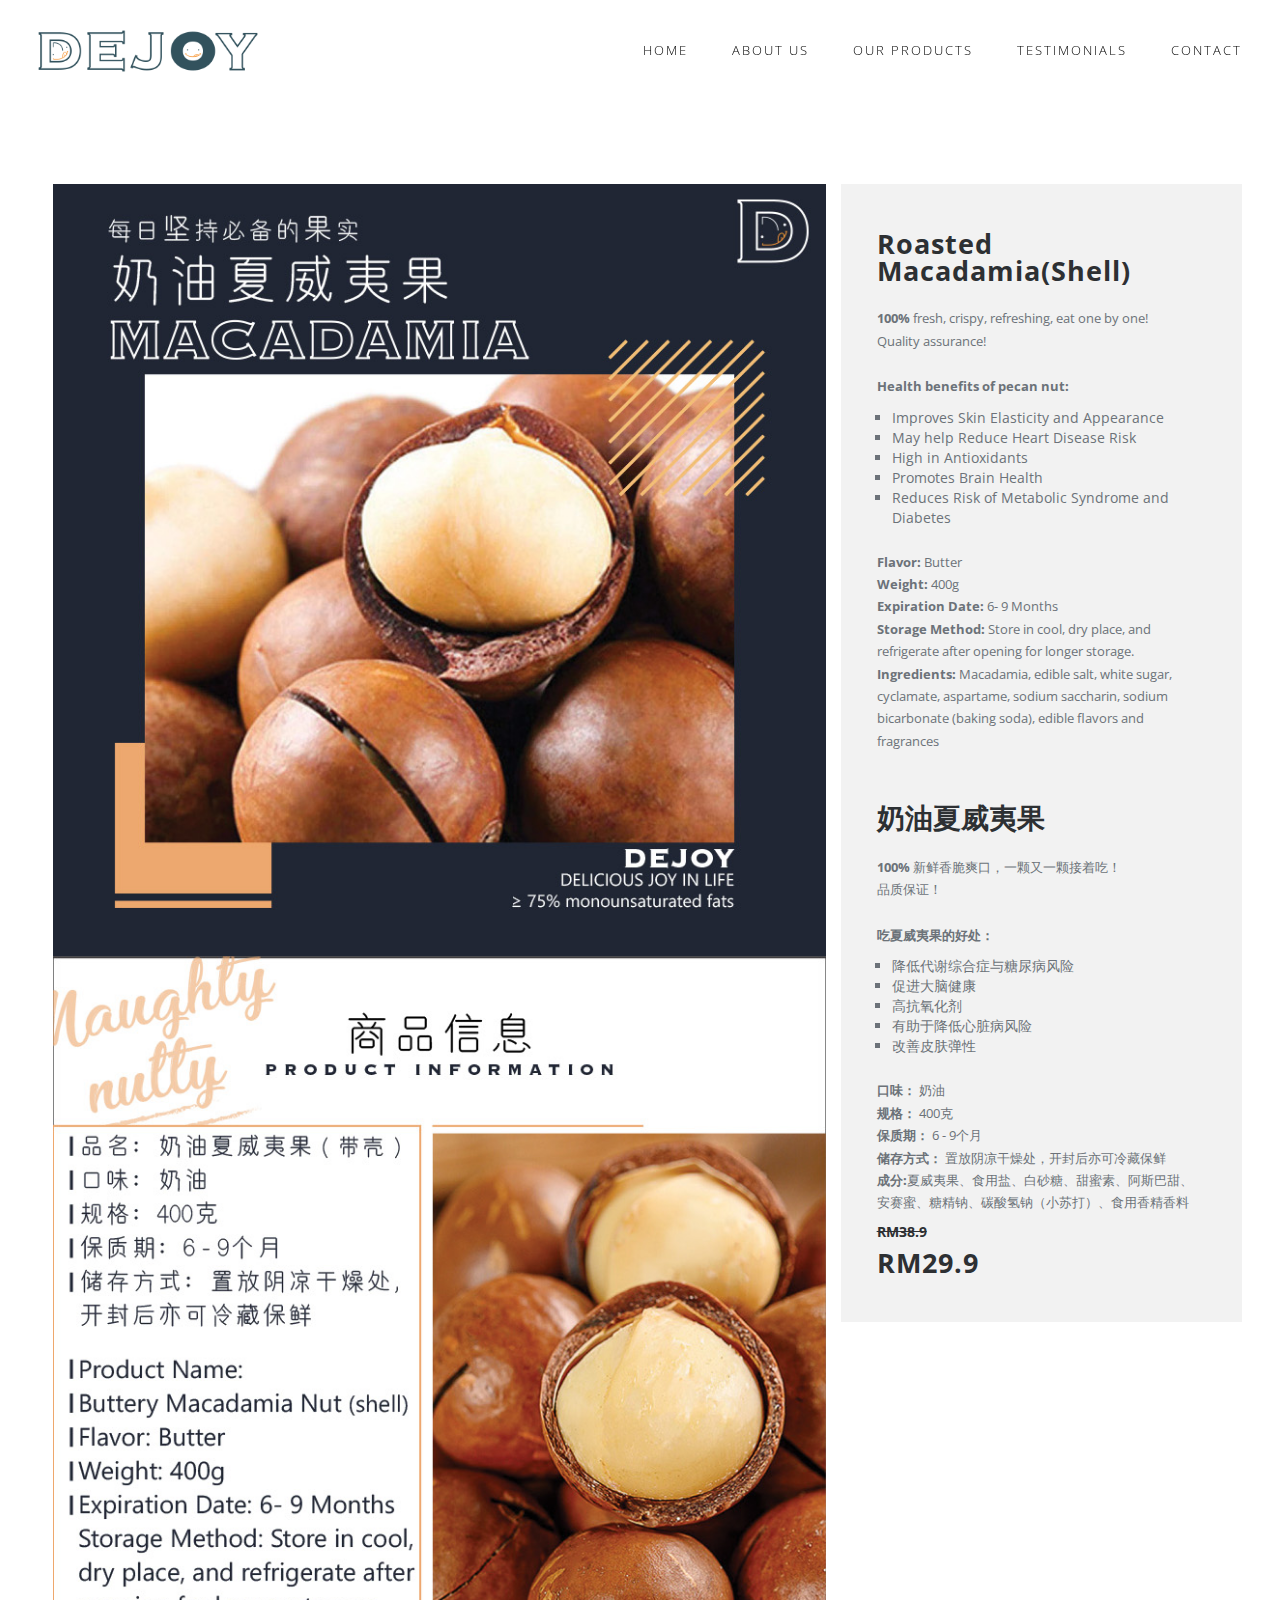
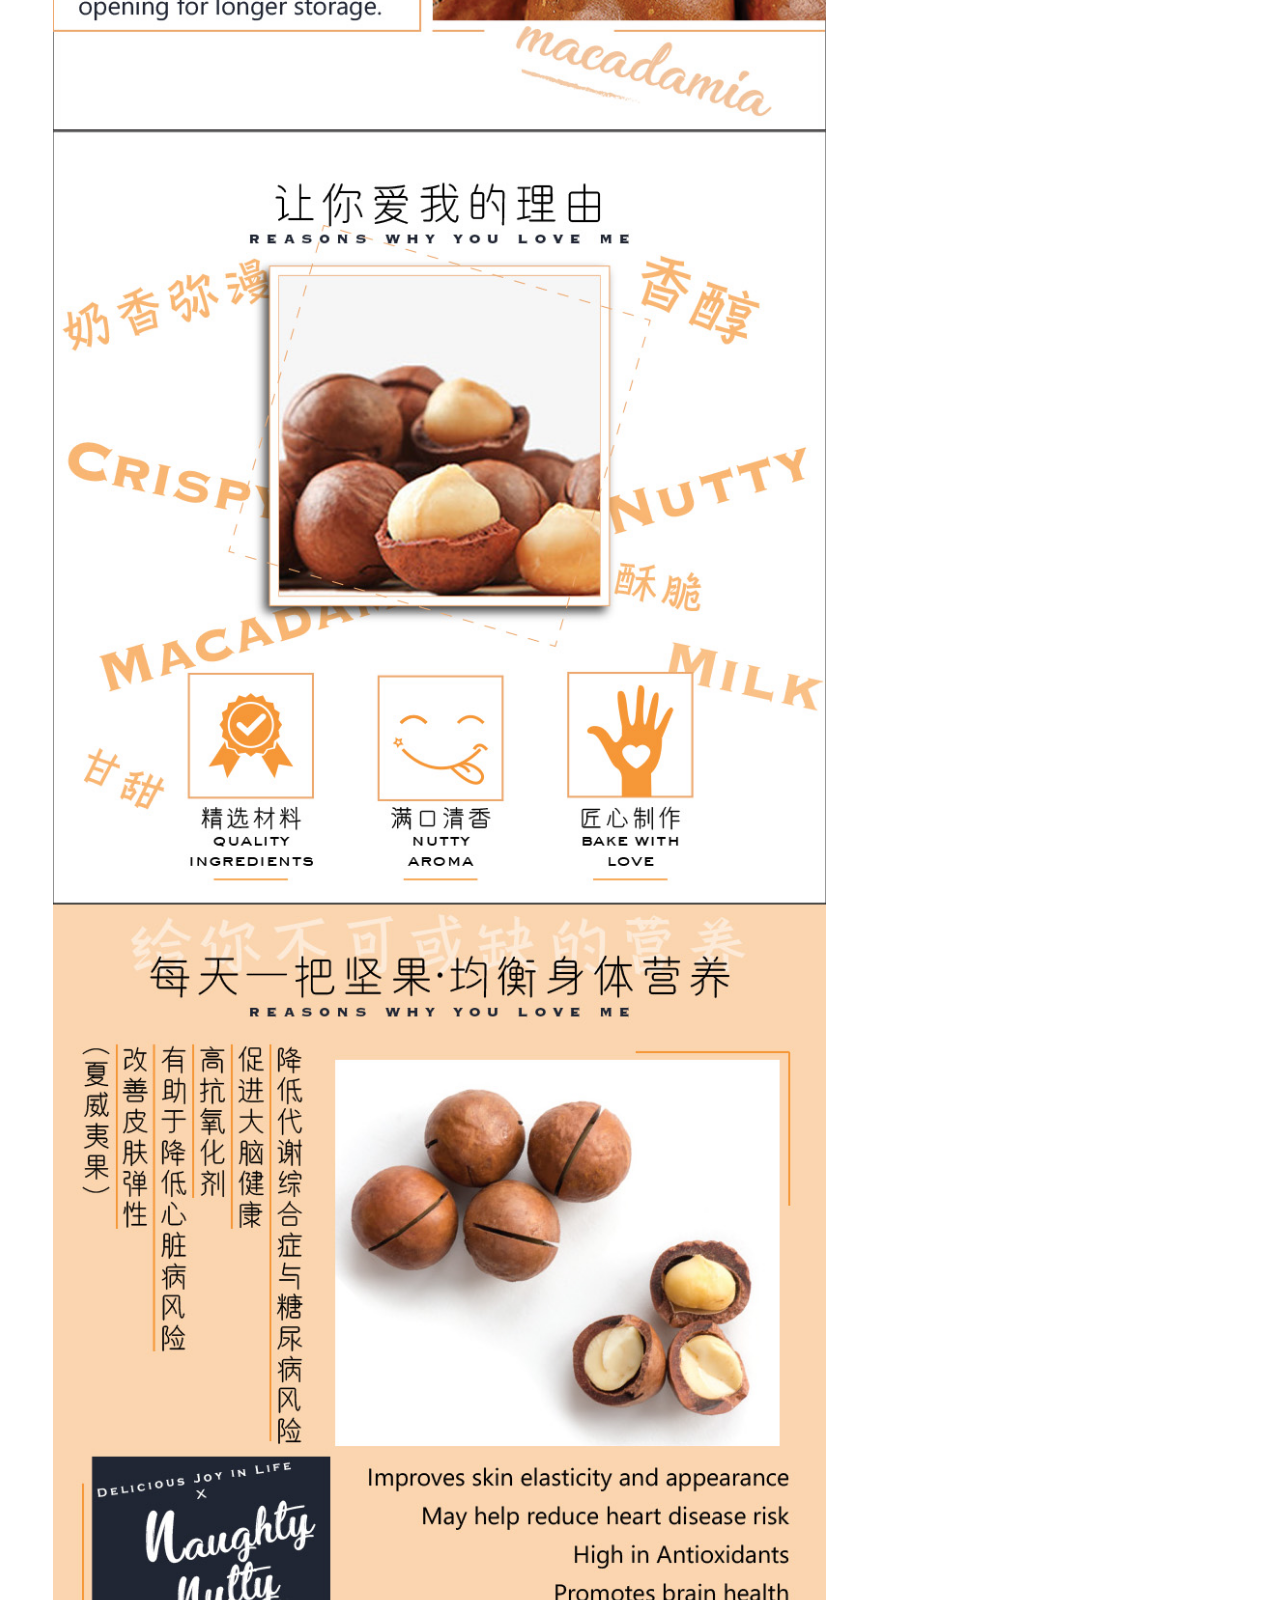
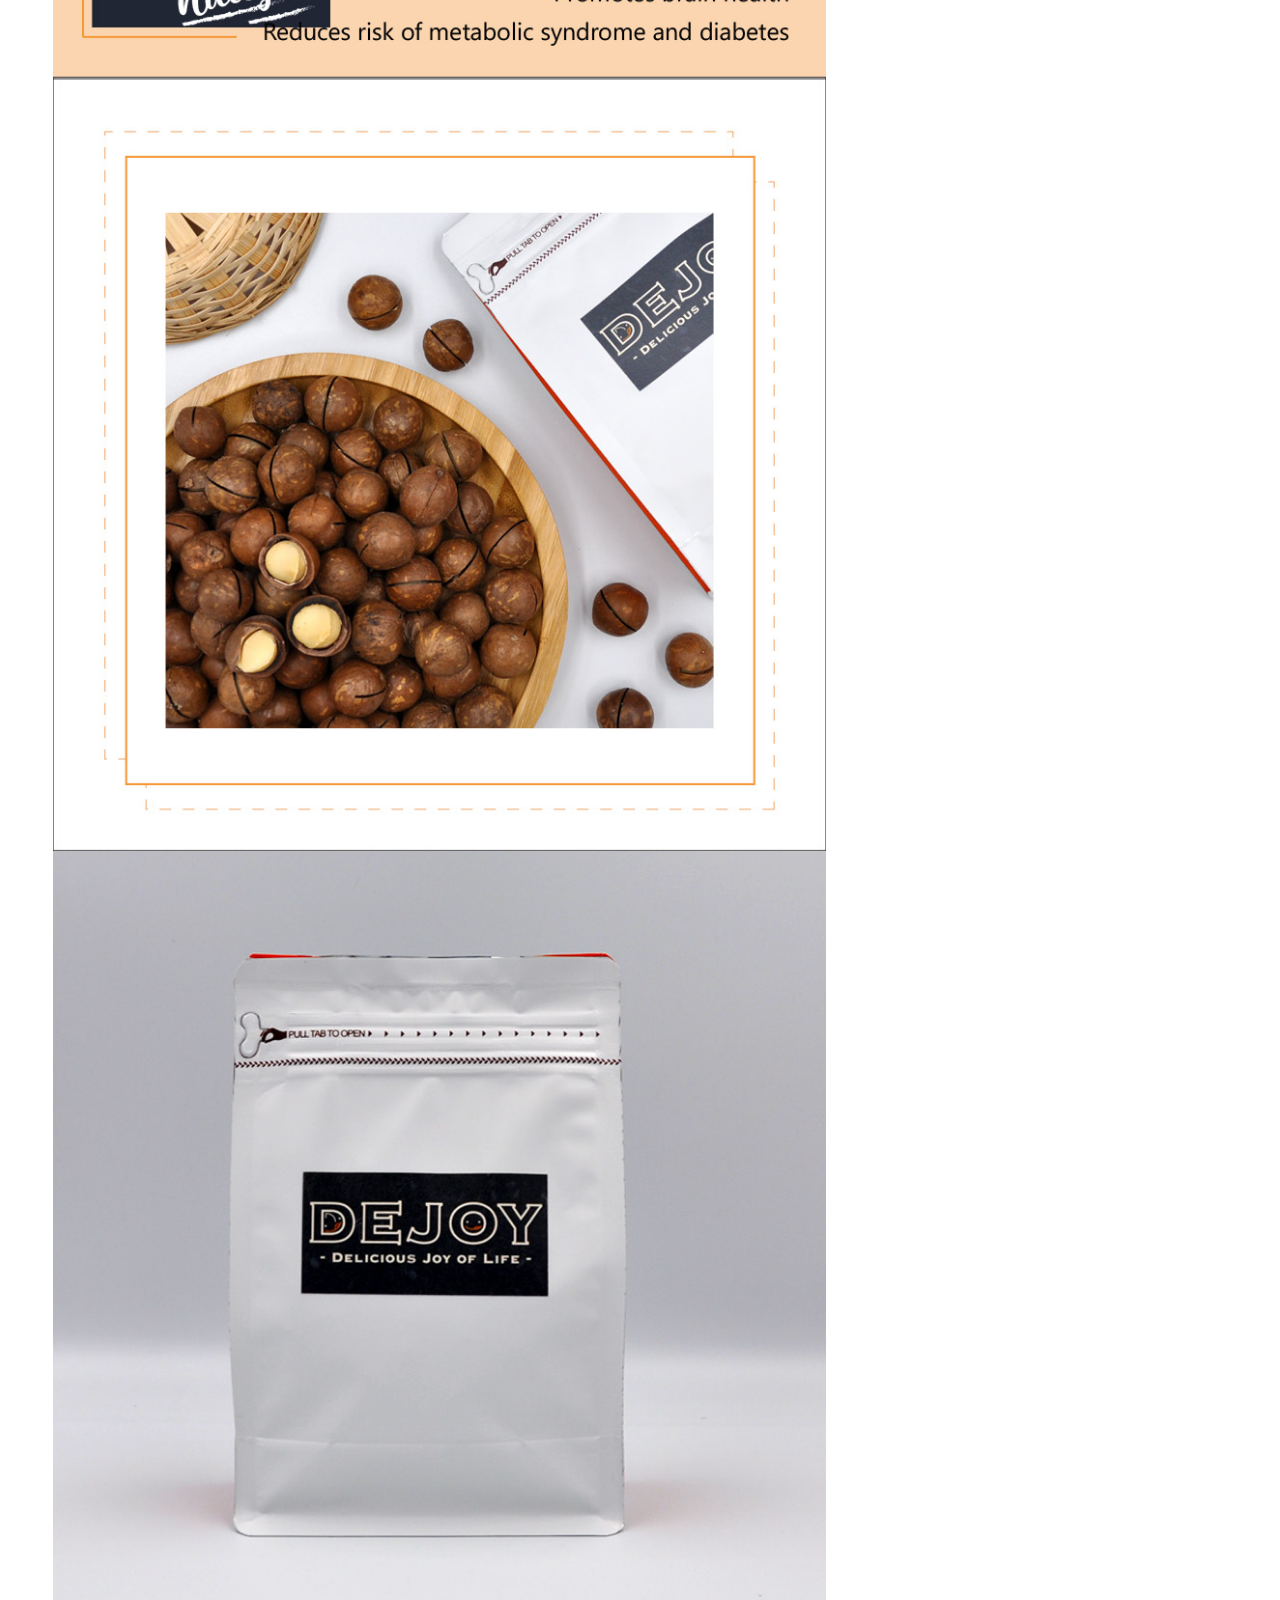
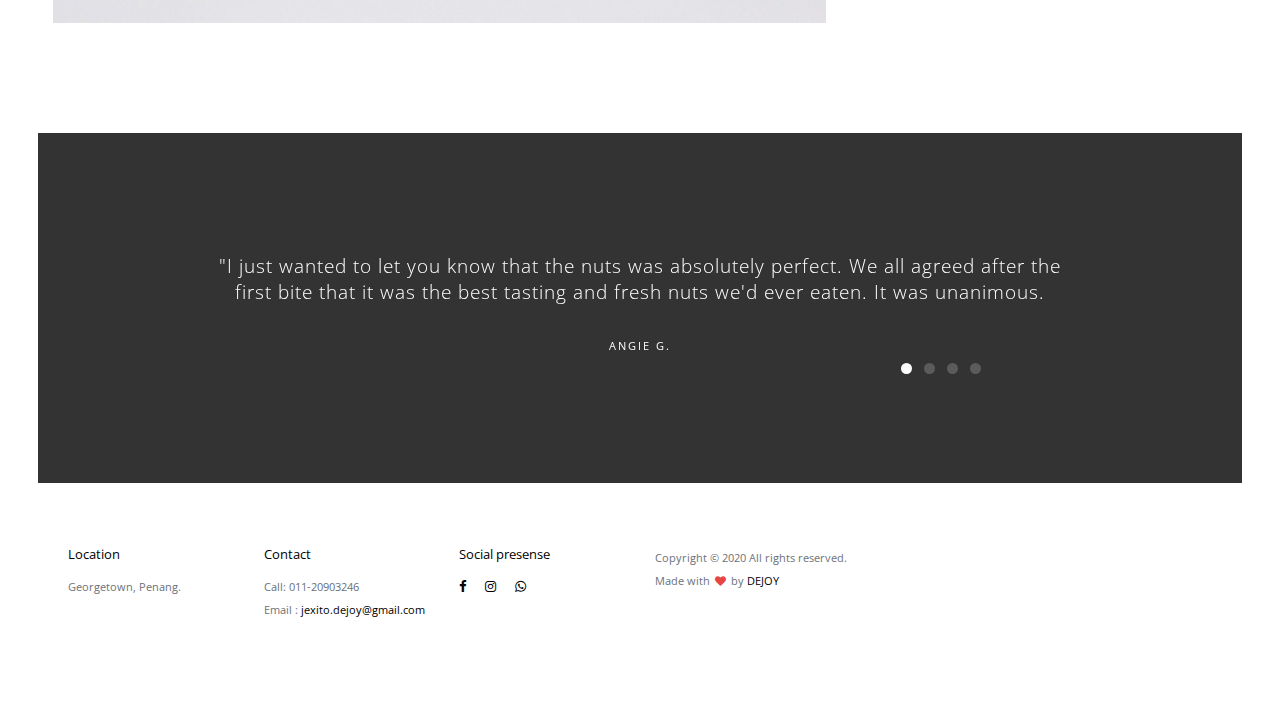
<file: Product-info/nut- macadamia.html>
<!doctype html>
<!--[if lt IE 7]>      <html class="no-js lt-ie9 lt-ie8 lt-ie7" lang=""> <![endif]-->
<!--[if IE 7]>         <html class="no-js lt-ie9 lt-ie8" lang=""> <![endif]-->
<!--[if IE 8]>         <html class="no-js lt-ie9" lang=""> <![endif]-->
<!--[if gt IE 8]><!-->
<html class="no-js" lang="">
<!--<![endif]-->

<head>
<meta charset="utf-8">
<meta name="description" content="">
<meta name="viewport" content="width=device-width, initial-scale=1">
<title>DEJOY - Buttery Macadamia(Shell)</title>
<link rel="stylesheet" href="../css/bootstrap.min.css">
<link rel="stylesheet" href="../css/flexslider.css">
<link rel="stylesheet" href="../css/main.css">
<link rel="stylesheet" href="../css/responsive.css">
<link rel="stylesheet" href="../css/animate.min.css">
<link rel="stylesheet" href="https://maxcdn.bootstrapcdn.com/font-awesome/4.4.0/css/font-awesome.min.css">
</head>

<body>

<!-- Header Section -->
<section class="tophead" role="tophead"> 
  <!-- Navigation Section -->
  <header id="header">
    <div class="header-content clearfix"> <a class="logo" href="../index.html"><img class="rwd-logo" src="../images/Logo- Dejoy (Webpage Logo use)2.png" alt=""></a>
      <nav class="navigation" role="navigation">
        <ul class="primary-nav">
          <li><a href="../l#header-slider">Home</a></li>
          <li><a href="../#about-us">About Us</a></li>
          <li><a href="../#product">Our Products</a></li>
          <li><a href="../#testimonials">Testimonials</a></li>
          <li><a href="../#contact">Contact</a></li>
        </ul>
      </nav>
      <a href="#" class="nav-toggle">Menu<span></span></a> </div>
  </header>
  <!-- Navigation Section --> 
</section>
<!-- Header Section -->
<!-- work details section -->
<section id="work-detail" class="section work-detail">
  <div class="container-fluid">
    <div class="row">
      <div class="col-md-8 work-detail-margin detail-image">
        <div class="work-image">
          <p> <img src="../images/product/macadamia.jpg" alt=""></p>
        </div>
      </div>
      <div class="col-md-4 work-detail-margin detail-contentbox">
        <div class="detail-content">
		  <h4><strong>Roasted Macadamia(Shell)</strong></h4>
          <p><b>100%</b> fresh, crispy, refreshing, eat one by one!<br>Quality assurance!</p>
			<p><b>Health benefits of pecan nut:</b></p>
			<ul>
				<li>Improves Skin Elasticity and Appearance</li>
				<li>May help Reduce Heart Disease Risk</li>
				<li>High in Antioxidants</li>
				<li>Promotes Brain Health</li>
				<li>Reduces Risk of Metabolic Syndrome and Diabetes</li>
			</ul>
			<p><b>Flavor:</b> Butter<br>
				<b>Weight:</b> 400g<br>
				<b>Expiration Date:</b> 6- 9 Months<br>
				<b>Storage Method:</b> Store in cool, dry place, and refrigerate after opening for longer storage.<br>
				<b>Ingredients:</b> Macadamia, edible salt, white sugar, cyclamate, aspartame, sodium saccharin, sodium bicarbonate (baking soda), edible flavors and fragrances</p>

			
			<br><h3><b>奶油夏威夷果</b></h3>
			<p><b>100% </b>新鲜香脆爽口，一颗又一颗接着吃！<br>品质保证！</p>
			<p><b>吃夏威夷果的好处：</b></p>
			<ul>
				<li>降低代谢综合症与糖尿病风险</li>
				<li>促进大脑健康</li>
				<li>高抗氧化剂</li>
				<li>有助于降低心脏病风险</li>
				<li>改善皮肤弹性</li>
			</ul>
			<p><b>口味：</b> 奶油<br>
				<b>规格：</b> 400克<br>
				<b>保质期：</b> 6 - 9个月<br>
				<b>储存方式：</b> 置放阴凉干燥处，开封后亦可冷藏保鲜<br>
				<b>成分:</b>夏威夷果、食用盐、白砂糖、甜蜜素、阿斯巴甜、安赛蜜、糖精钠、碳酸氢钠（小苏打）、食用香精香料</p>
			
						
			<h5><s>RM38.9</s></h5>
			<h4><b>RM29.9</b></h4>
          <!--<a class="btn" href="#">Visit Site <i class="fa fa-long-arrow-right"></i></a> --></div>
      </div>
    </div>
  </div>
</section>
<!-- work details section --> 

<!-- Testimonials section -->
<section id="testimonials" class="section testimonials no-padding">
  <div class="container-fluid">
    <div class="row no-gutter">
      <div class="flexslider">
        <ul class="slides">
          <li>
            <div class="col-md-12">
              <blockquote>
                <h1>"I just wanted to let you know that the nuts was absolutely perfect.  We all agreed after the first bite that it was the best tasting and fresh nuts we'd ever eaten.  It was unanimous. </h1>
                <p>Angie G.</p>
              </blockquote>
            </div>
          </li>
          <li>
            <div class="col-md-12">
              <blockquote>
                <h1>"Thank you so very, very much for the Dejoy products.  It was absolutely adorable.  You do amazing work.We will definitely remember you for future orders." </h1>
                <p>Rachael S.</p>
              </blockquote>
            </div>
          </li>
          <li>
            <div class="col-md-12">
              <blockquote>
                <h1>Thank you for the mixed nuts and floral tea ..... so many compliments all to you! Thank you for being a part of our day! </h1>
                <p>Hannah</p>
              </blockquote>
            </div>
          </li>
          <li>
            <div class="col-md-12">
              <blockquote>
				  <h1>Thank you so much for all of your help to introduce the products. I will pass this along to friends and family, and will definitely keep you in mind for future healthy choice needs. Again Thank You!</h1>
				  <p>Jim C.</p>
              </blockquote>
            </div>
          </li>
        </ul>
      </div>
    </div>
  </div>
</section>
<!-- Testimonials section --> 

<!-- footer section -->
<footer id="contact" class="footer">
  <div class="container-fluid">
    <div class="col-md-2 left">
      <h4>Location</h4>
      <p> Georgetown, Penang.</p>
    </div>
    <div class="col-md-2 left">
      <h4>Contact</h4>
      <p> Call: 011-20903246 <br>
        Email : <a href="mailto:jexito.dejoy@gmail.com"> jexito.dejoy@gmail.com </a></p>
    </div>
    <div class="col-md-2 left">
      <h4>Social presense</h4>
      <ul class="footer-share">
        <li><a href="https://www.facebook.com/Dejoy-104601691461687"><i class="fa fa-facebook"></i></a></li>
        <li><a href="#"><i class="fa fa-instagram"></i></a></li>
        <li><a href="https://api.whatsapp.com/message/24TRK4JXYMFDM1"><i class="fa fa-whatsapp"></i></a></li>
      </ul>
    </div>
    <div class="col-md-6 right">
      <p>Copyright © 2020 All rights reserved.<br>
        Made with <i class="fa fa-heart pulse"></i> by <a>DEJOY</a></p>
    </div>
  </div>
</footer>
<!-- footer section --> 

<!-- JS FILES --> 
<script src="https://ajax.googleapis.com/ajax/libs/jquery/1.11.3/jquery.min.js"></script> 
<script src="../js/bootstrap.min.js"></script> 
<script src="../js/jquery.flexslider-min.js"></script> 
<script src="../js/retina.min.js"></script> 
<script src="../js/modernizr.js"></script> 
<script src="../js/main.js"></script>
</body>
</html>
</file>
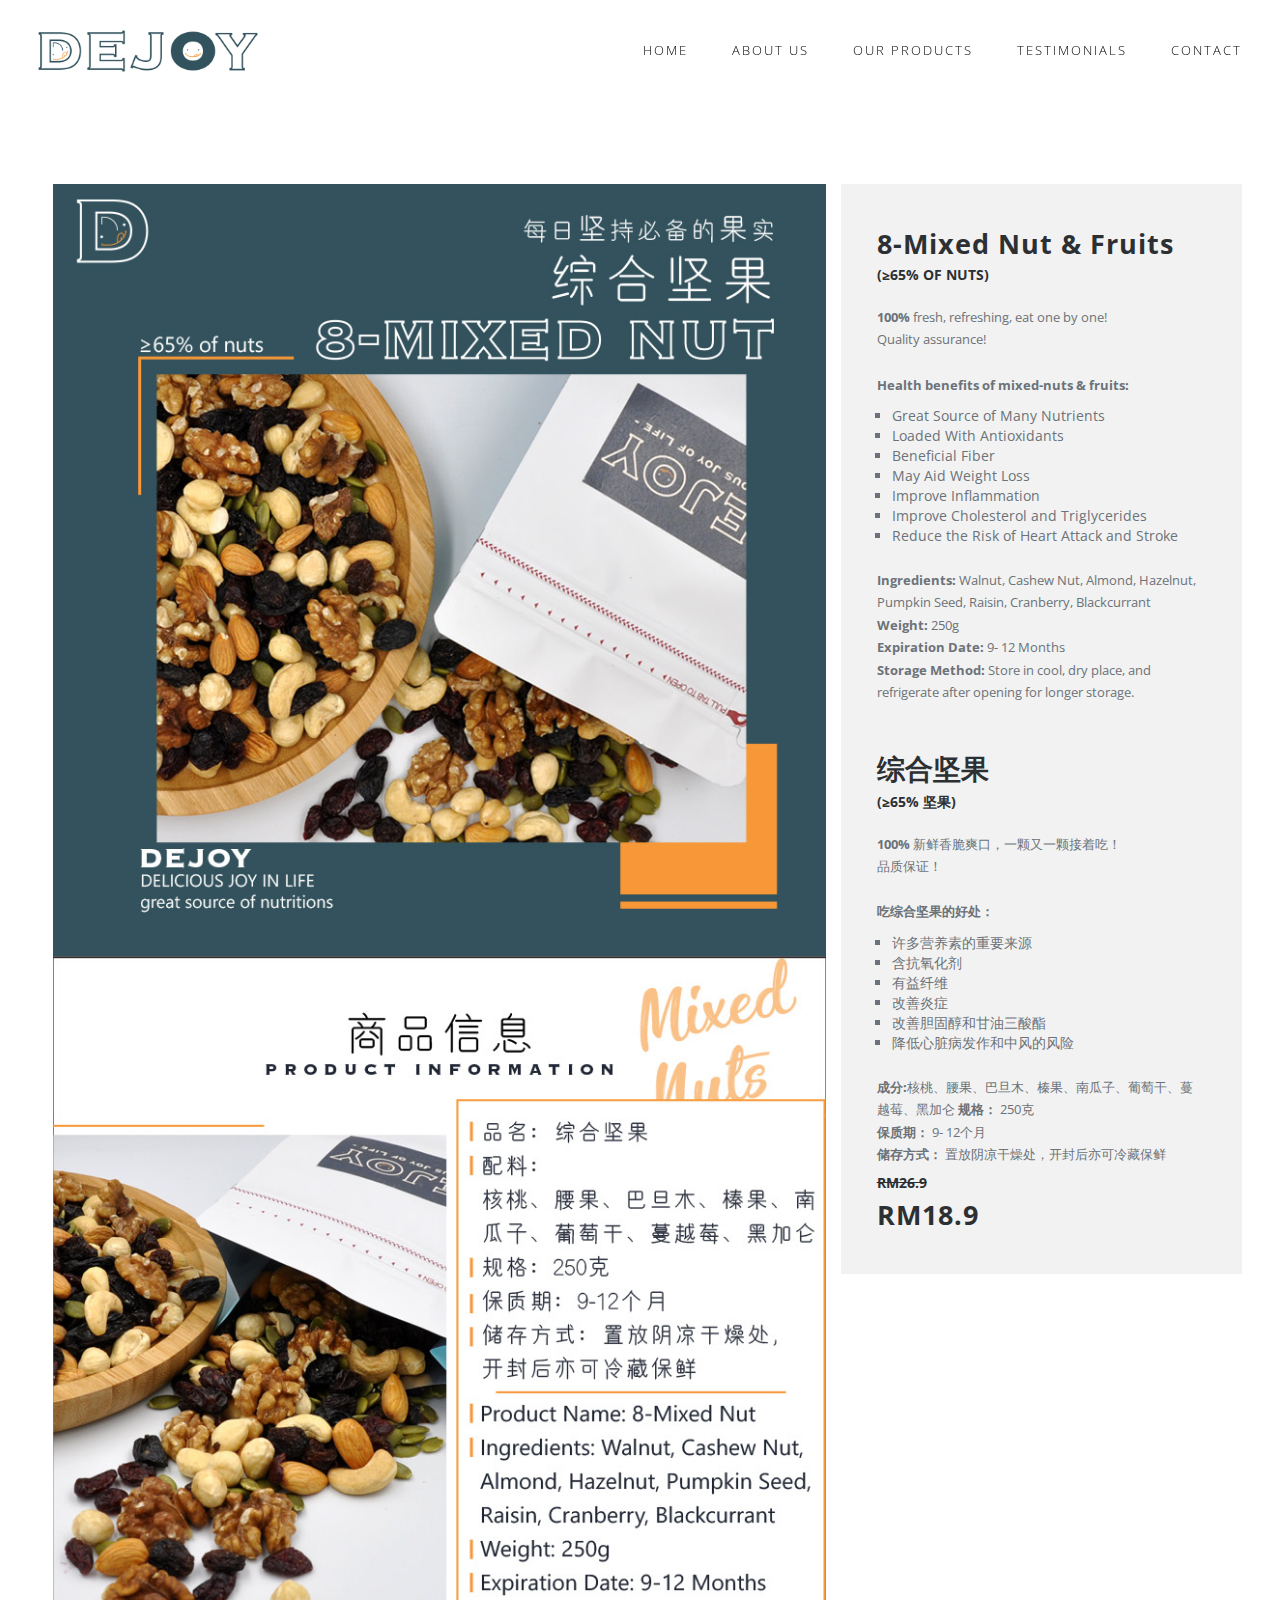
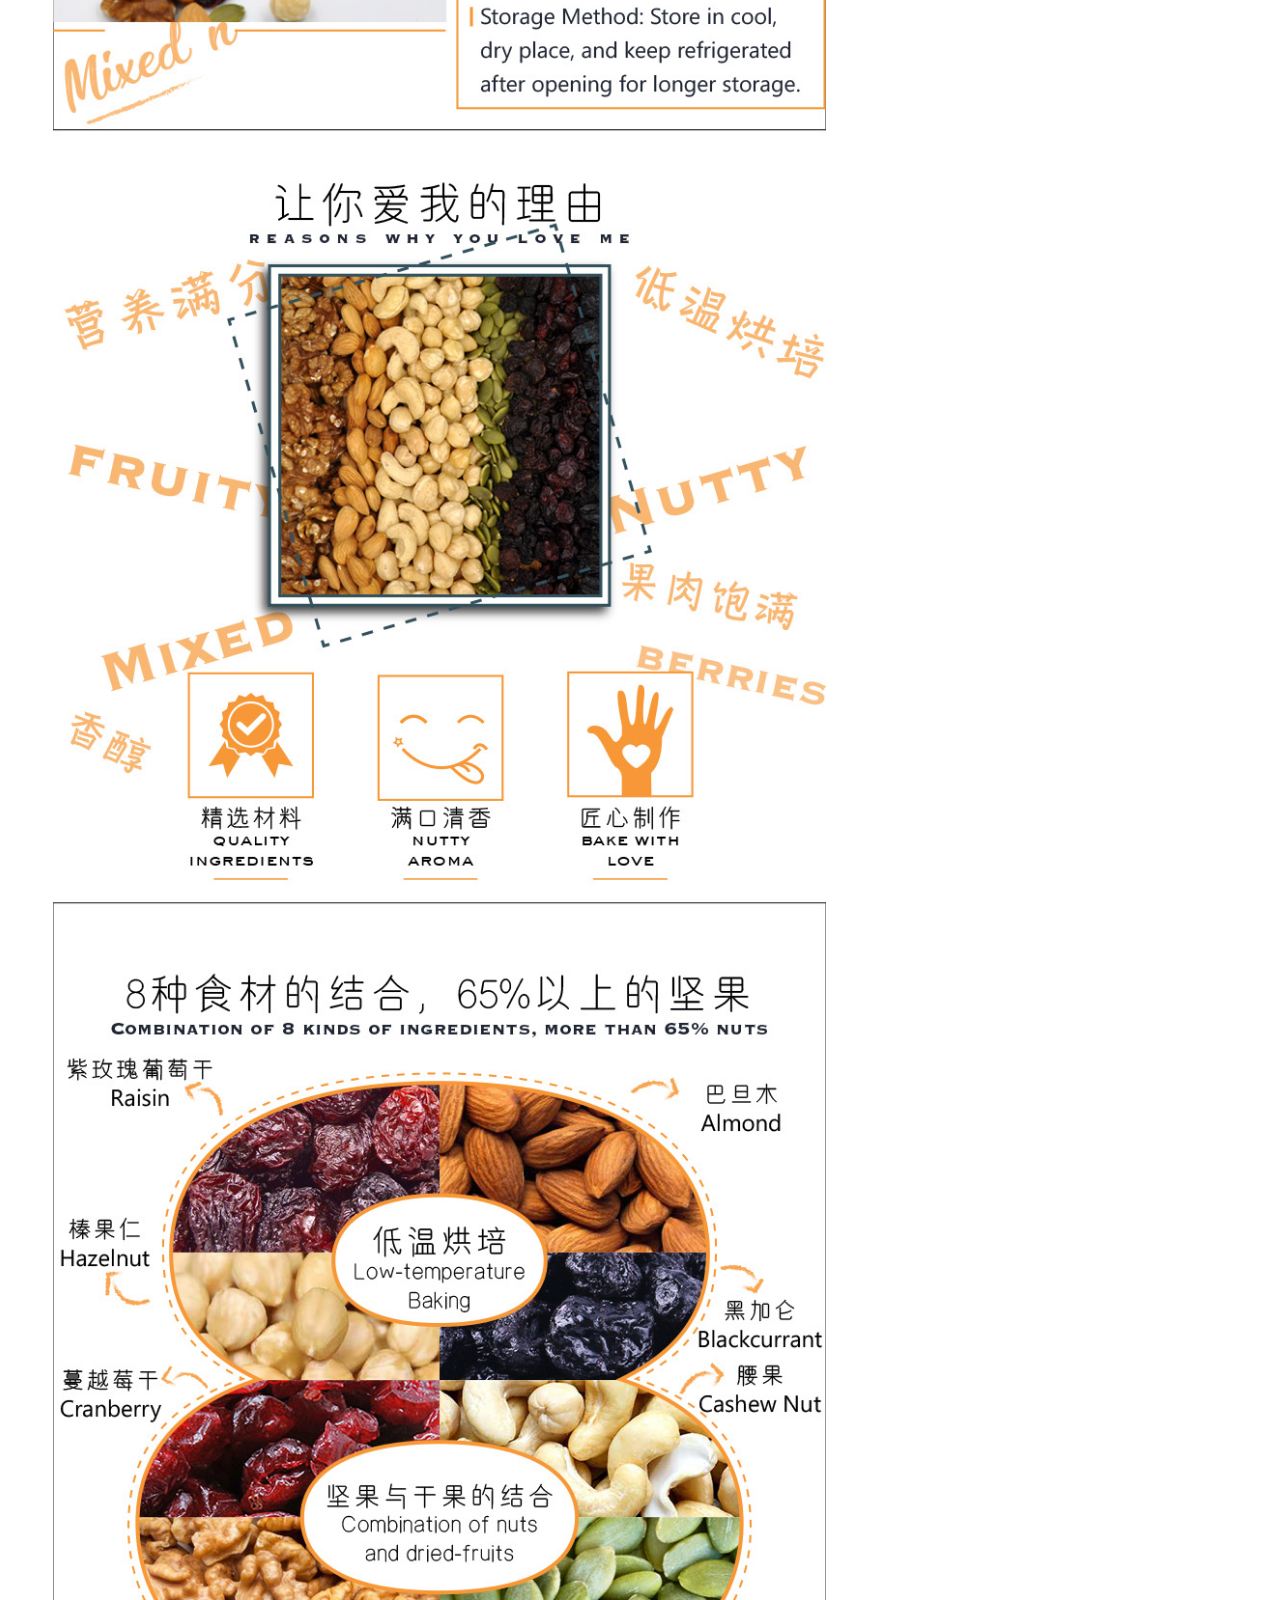
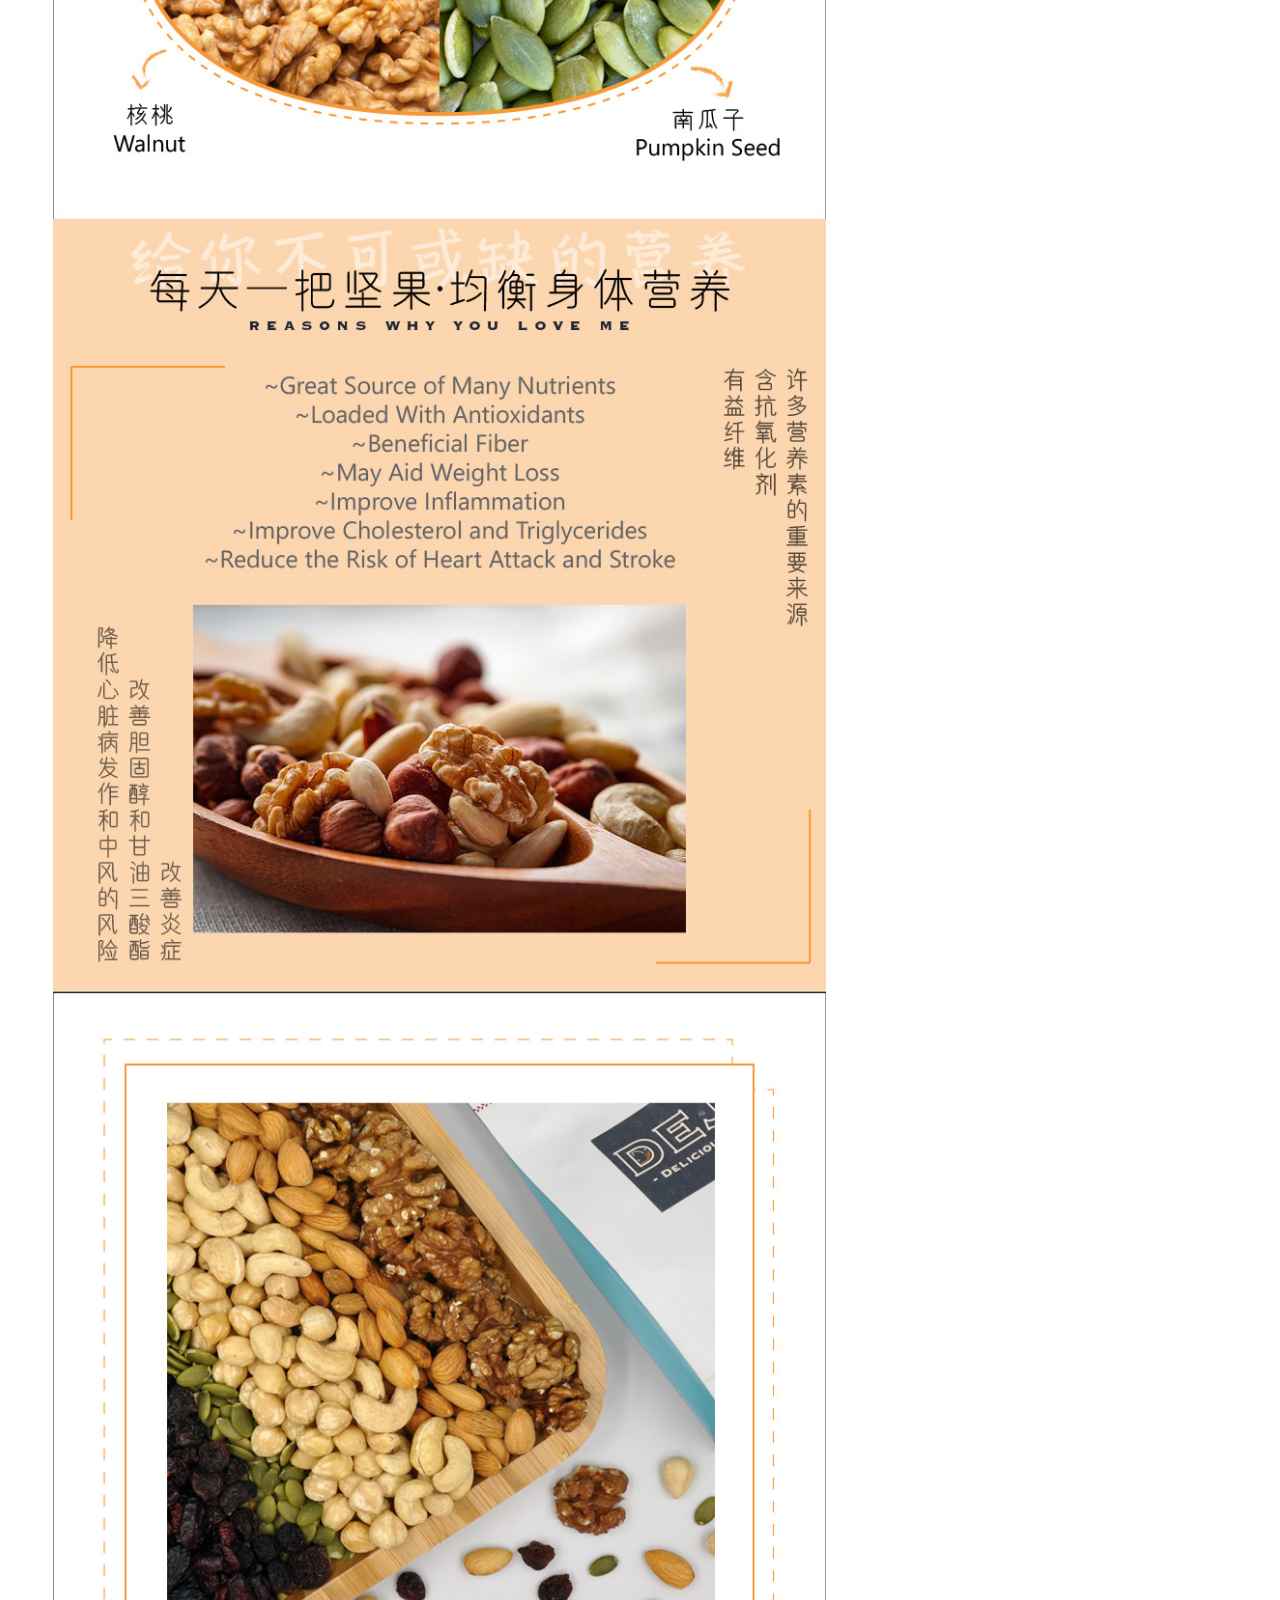
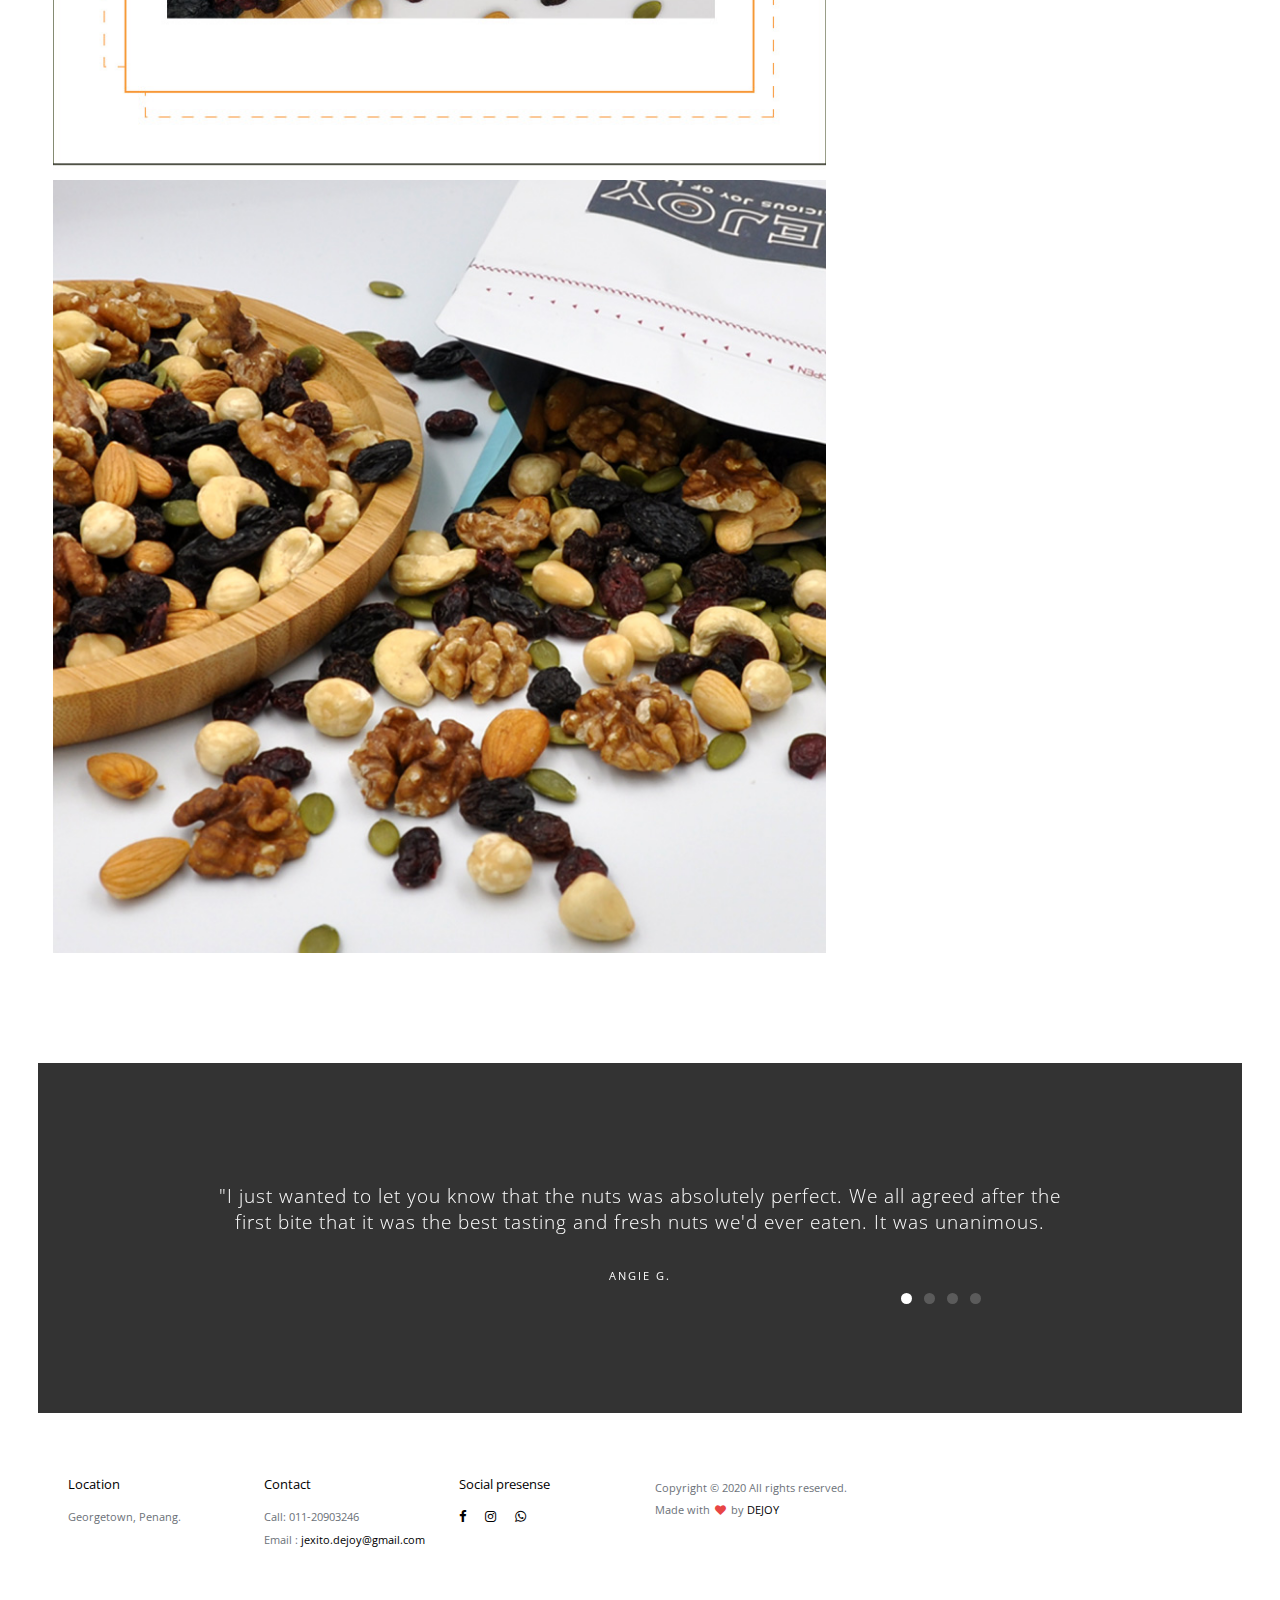
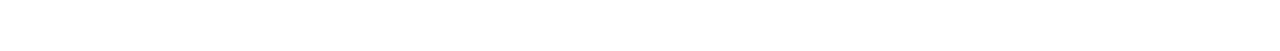
<file: Product-info/nut- mixed-nut.html>
<!doctype html>
<!--[if lt IE 7]>      <html class="no-js lt-ie9 lt-ie8 lt-ie7" lang=""> <![endif]-->
<!--[if IE 7]>         <html class="no-js lt-ie9 lt-ie8" lang=""> <![endif]-->
<!--[if IE 8]>         <html class="no-js lt-ie9" lang=""> <![endif]-->
<!--[if gt IE 8]><!-->
<html class="no-js" lang="">
<!--<![endif]-->

<head>
<meta charset="utf-8">
<meta name="description" content="">
<meta name="viewport" content="width=device-width, initial-scale=1">
<title>DEJOY - 8 Mixed-nut & Fruits</title>
<link rel="stylesheet" href="../css/bootstrap.min.css">
<link rel="stylesheet" href="../css/flexslider.css">
<link rel="stylesheet" href="../css/main.css">
<link rel="stylesheet" href="../css/responsive.css">
<link rel="stylesheet" href="../css/animate.min.css">
<link rel="stylesheet" href="https://maxcdn.bootstrapcdn.com/font-awesome/4.4.0/css/font-awesome.min.css">
</head>

<body>

<!-- Header Section -->
<section class="tophead" role="tophead"> 
  <!-- Navigation Section -->
  <header id="header">
    <div class="header-content clearfix"> <a class="logo" href="../index.html"><img class="rwd-logo" src="../images/Logo- Dejoy (Webpage Logo use)2.png" alt=""></a>
      <nav class="navigation" role="navigation">
        <ul class="primary-nav">
          <li><a href="../l#header-slider">Home</a></li>
          <li><a href="../#about-us">About Us</a></li>
          <li><a href="../#product">Our Products</a></li>
          <li><a href="../#testimonials">Testimonials</a></li>
          <li><a href="../#contact">Contact</a></li>
        </ul>
      </nav>
      <a href="#" class="nav-toggle">Menu<span></span></a> </div>
  </header>
  <!-- Navigation Section --> 
</section>
<!-- Header Section -->
<!-- work details section -->
<section id="work-detail" class="section work-detail">
  <div class="container-fluid">
    <div class="row">
      <div class="col-md-8 work-detail-margin detail-image">
        <div class="work-image">
          <p> <img src="../images/product/mixed nut.jpg" alt=""></p>
		  <p> <img src="../images/product/mixedn8.jpg" alt=""></p>
        </div>
      </div>
      <div class="col-md-4 work-detail-margin detail-contentbox">
        <div class="detail-content">
			<h4><strong>8-Mixed Nut & Fruits</strong></h4><h5>(≥65% of nuts)</h5>
          <p><b>100%</b> fresh, refreshing, eat one by one!<br>Quality assurance!</p>
			<p><b>Health benefits of mixed-nuts & fruits:</b></p>
			<ul>
				<li>Great Source of Many Nutrients</li>
				<li>Loaded With Antioxidants</li>
				<li>Beneficial Fiber</li>
				<li>May Aid Weight Loss</li>
				<li>Improve Inflammation</li>
				<li>Improve Cholesterol and Triglycerides</li>
				<li>Reduce the Risk of Heart Attack and Stroke</li>
			</ul>
			<p><b>Ingredients:</b> Walnut, Cashew Nut, Almond, Hazelnut, Pumpkin Seed, Raisin, Cranberry, Blackcurrant<br>
				<b>Weight:</b> 250g<br>
				<b>Expiration Date:</b> 9- 12 Months<br>
				<b>Storage Method:</b> Store in cool, dry place, and refrigerate after opening for longer storage.<br></p>
							
				<br><h3><b>综合坚果</b></h3><h5>(≥65% 坚果)</h5>
			<p><b>100% </b>新鲜香脆爽口，一颗又一颗接着吃！<br>品质保证！</p>
			<p><b>吃综合坚果的好处：</b></p>
			<ul>
				<li>许多营养素的重要来源</li>
				<li>含抗氧化剂</li>
				<li>有益纤维</li>
				<li>改善炎症</li>
				<li>改善胆固醇和甘油三酸酯</li>
				<li>降低心脏病发作和中风的风险</li>
			</ul>
			<p><b>成分:</b>核桃、腰果、巴旦木、榛果、南瓜子、葡萄干、蔓越莓、黑加仑
				<b>规格：</b> 250克<br>
				<b>保质期：</b> 9- 12个月<br>
				<b>储存方式：</b> 置放阴凉干燥处，开封后亦可冷藏保鲜<br></p>
			
						
			<h5><s>RM26.9</s></h5>
			<h4><b>RM18.9</b></h4>
          <!--<a class="btn" href="#">Visit Site <i class="fa fa-long-arrow-right"></i></a> --></div>
      </div>
    </div>
  </div>
</section>
<!-- work details section --> 

<!-- Testimonials section -->
<section id="testimonials" class="section testimonials no-padding">
  <div class="container-fluid">
    <div class="row no-gutter">
      <div class="flexslider">
        <ul class="slides">
          <li>
            <div class="col-md-12">
              <blockquote>
                <h1>"I just wanted to let you know that the nuts was absolutely perfect.  We all agreed after the first bite that it was the best tasting and fresh nuts we'd ever eaten.  It was unanimous. </h1>
                <p>Angie G.</p>
              </blockquote>
            </div>
          </li>
          <li>
            <div class="col-md-12">
              <blockquote>
                <h1>"Thank you so very, very much for the Dejoy products.  It was absolutely adorable.  You do amazing work.We will definitely remember you for future orders." </h1>
                <p>Rachael S.</p>
              </blockquote>
            </div>
          </li>
          <li>
            <div class="col-md-12">
              <blockquote>
                <h1>Thank you for the mixed nuts and floral tea ..... so many compliments all to you! Thank you for being a part of our day! </h1>
                <p>Hannah</p>
              </blockquote>
            </div>
          </li>
          <li>
            <div class="col-md-12">
              <blockquote>
				  <h1>Thank you so much for all of your help to introduce the products. I will pass this along to friends and family, and will definitely keep you in mind for future healthy choice needs. Again Thank You!</h1>
				  <p>Jim C.</p>
              </blockquote>
            </div>
          </li>
        </ul>
      </div>
    </div>
  </div>
</section>
<!-- Testimonials section --> 

<!-- footer section -->
<footer id="contact" class="footer">
  <div class="container-fluid">
    <div class="col-md-2 left">
      <h4>Location</h4>
      <p> Georgetown, Penang.</p>
    </div>
    <div class="col-md-2 left">
      <h4>Contact</h4>
      <p> Call: 011-20903246 <br>
        Email : <a href="mailto:jexito.dejoy@gmail.com"> jexito.dejoy@gmail.com </a></p>
    </div>
    <div class="col-md-2 left">
      <h4>Social presense</h4>
      <ul class="footer-share">
        <li><a href="https://www.facebook.com/Dejoy-104601691461687"><i class="fa fa-facebook"></i></a></li>
        <li><a href="#"><i class="fa fa-instagram"></i></a></li>
        <li><a href="https://api.whatsapp.com/message/24TRK4JXYMFDM1"><i class="fa fa-whatsapp"></i></a></li>
      </ul>
    </div>
    <div class="col-md-6 right">
      <p>Copyright © 2020 All rights reserved.<br>
        Made with <i class="fa fa-heart pulse"></i> by <a>DEJOY</a></p>
    </div>
  </div>
</footer>
<!-- footer section --> 

<!-- JS FILES --> 
<script src="https://ajax.googleapis.com/ajax/libs/jquery/1.11.3/jquery.min.js"></script> 
<script src="../js/bootstrap.min.js"></script> 
<script src="../js/jquery.flexslider-min.js"></script> 
<script src="../js/retina.min.js"></script> 
<script src="../js/modernizr.js"></script> 
<script src="../js/main.js"></script>
</body>
</html>
</file>
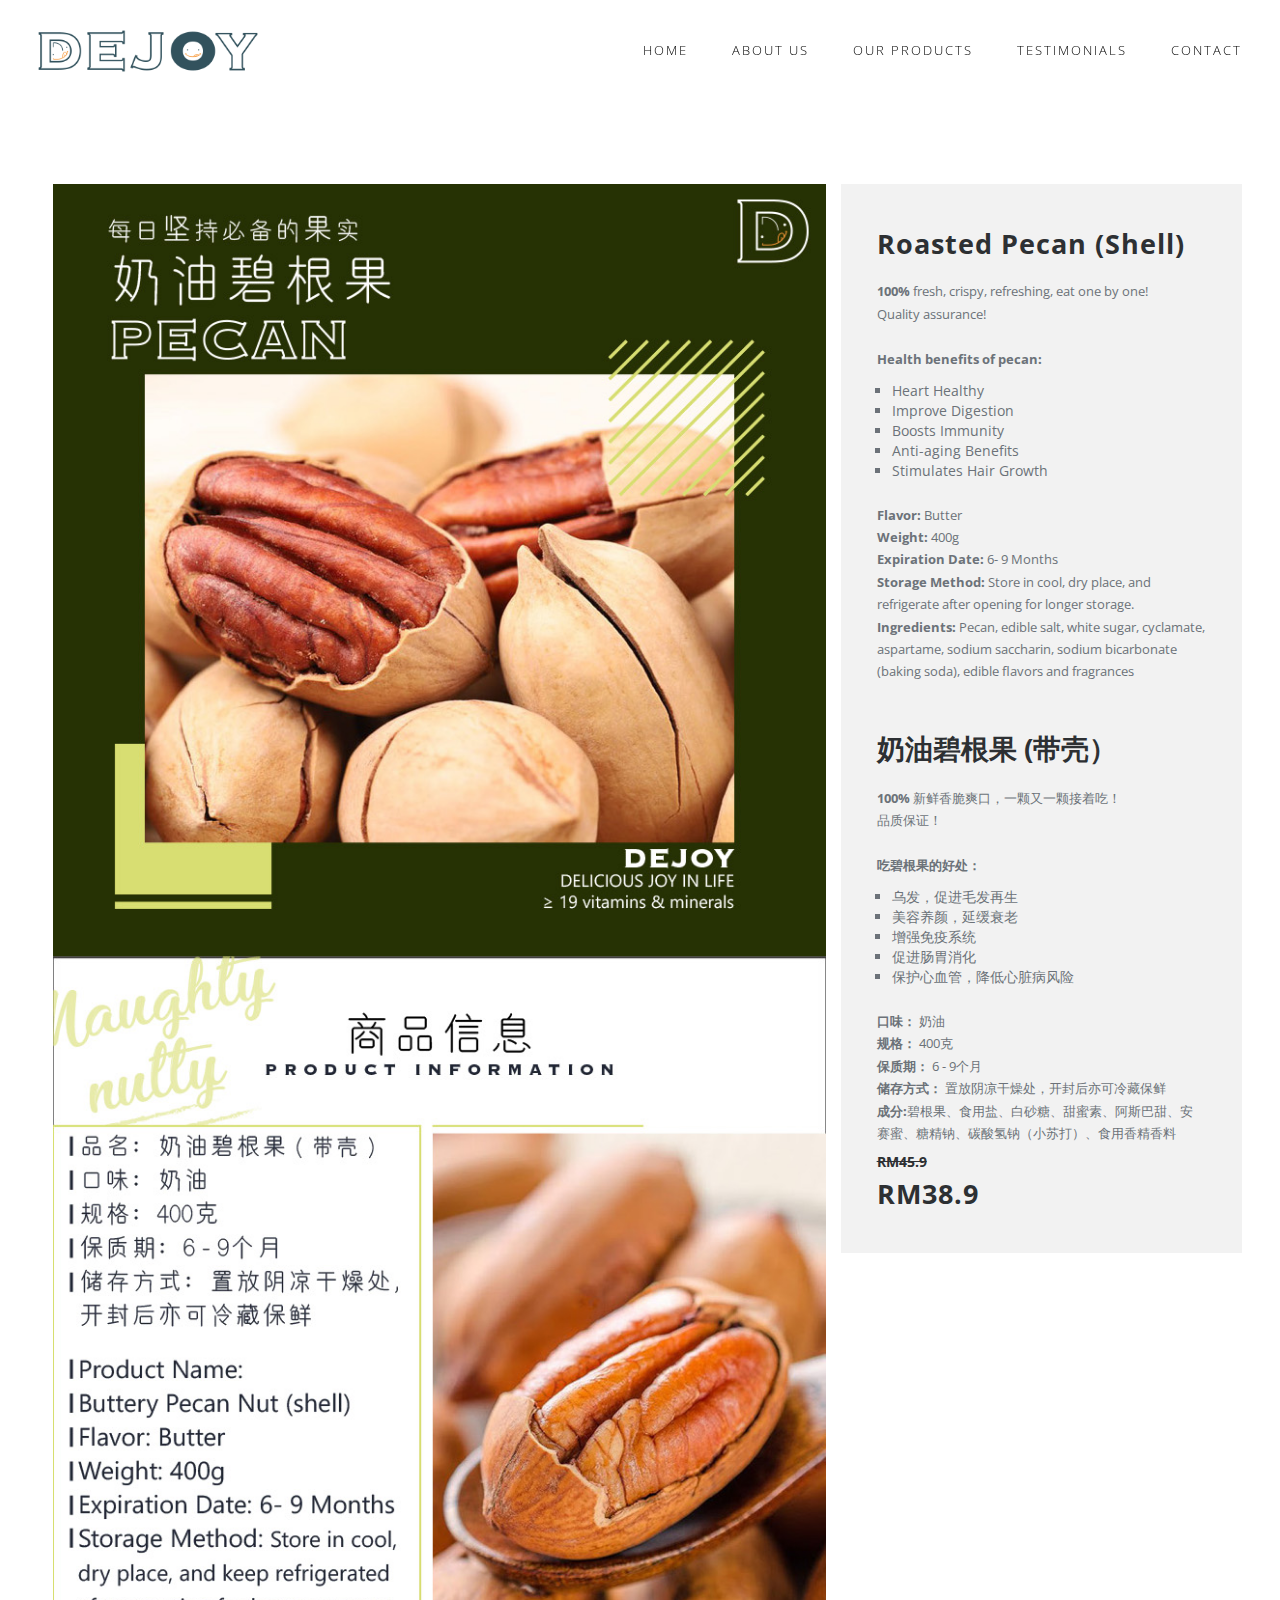
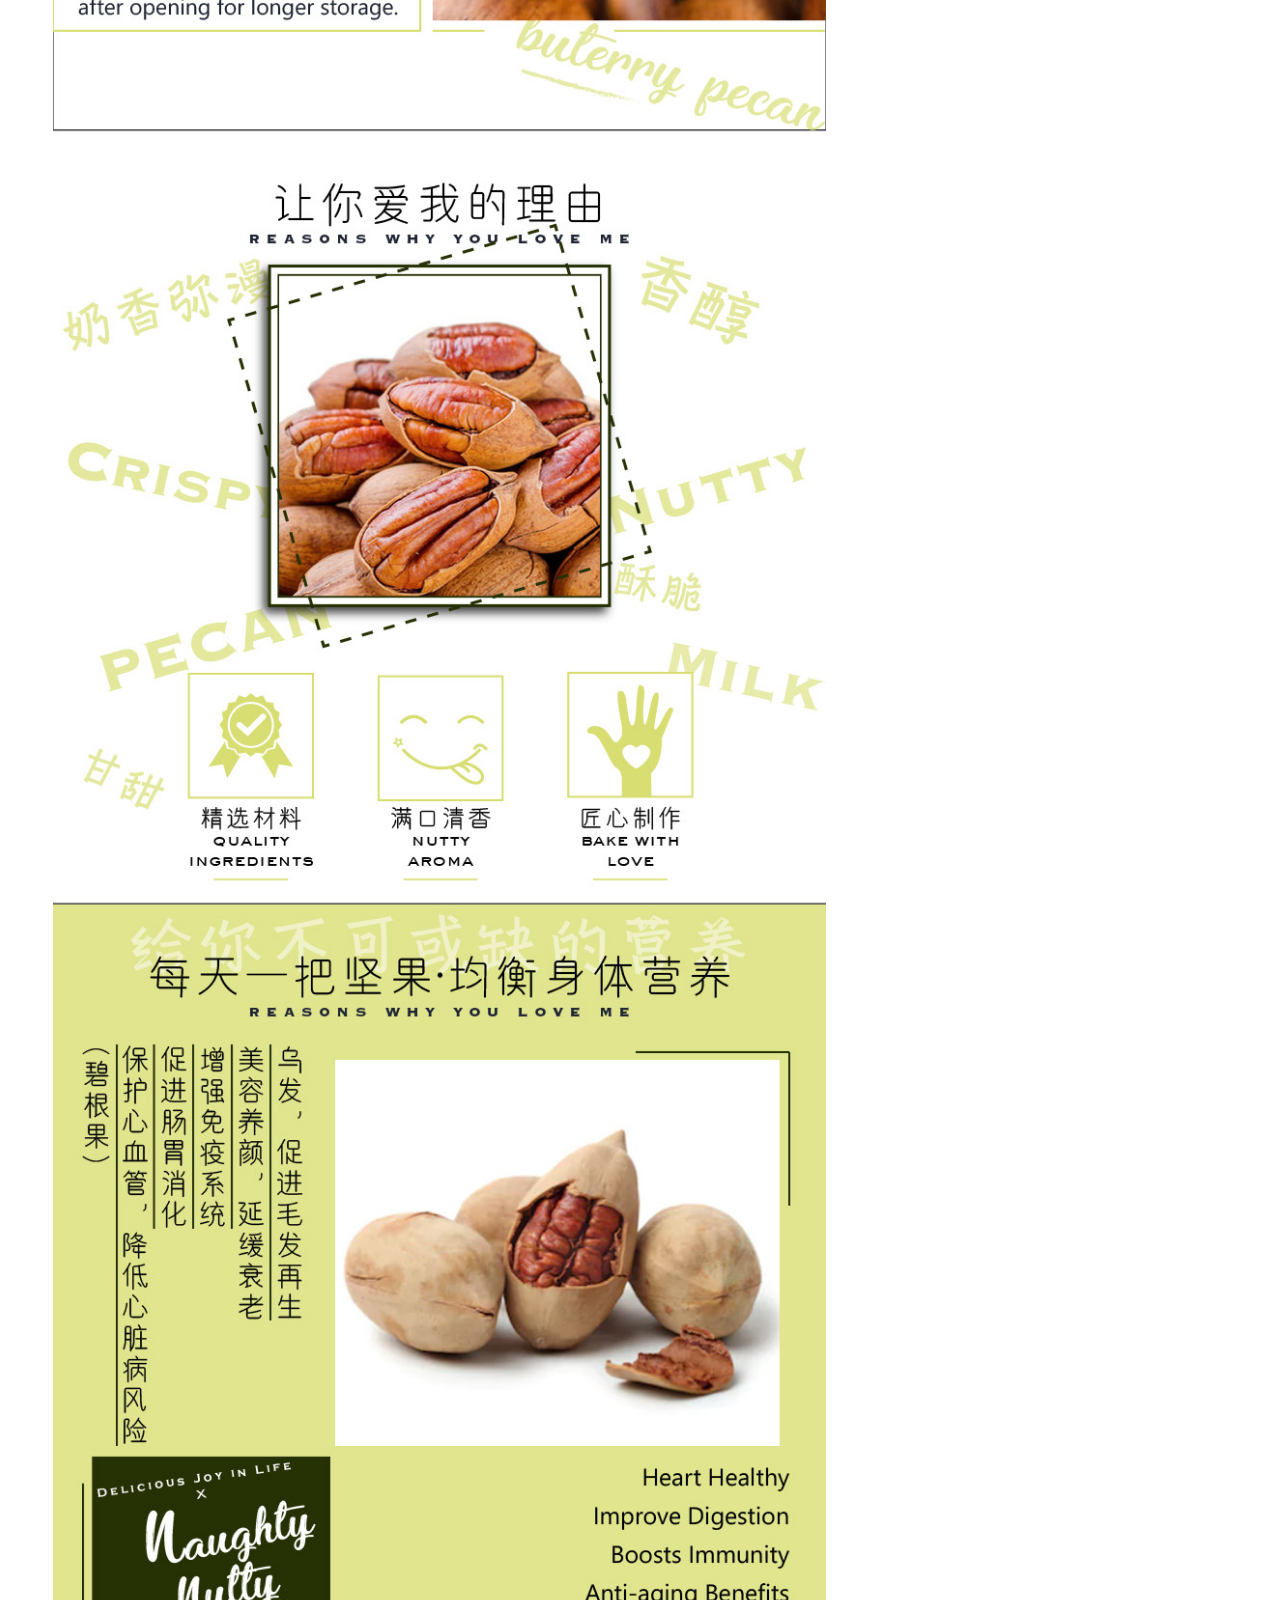
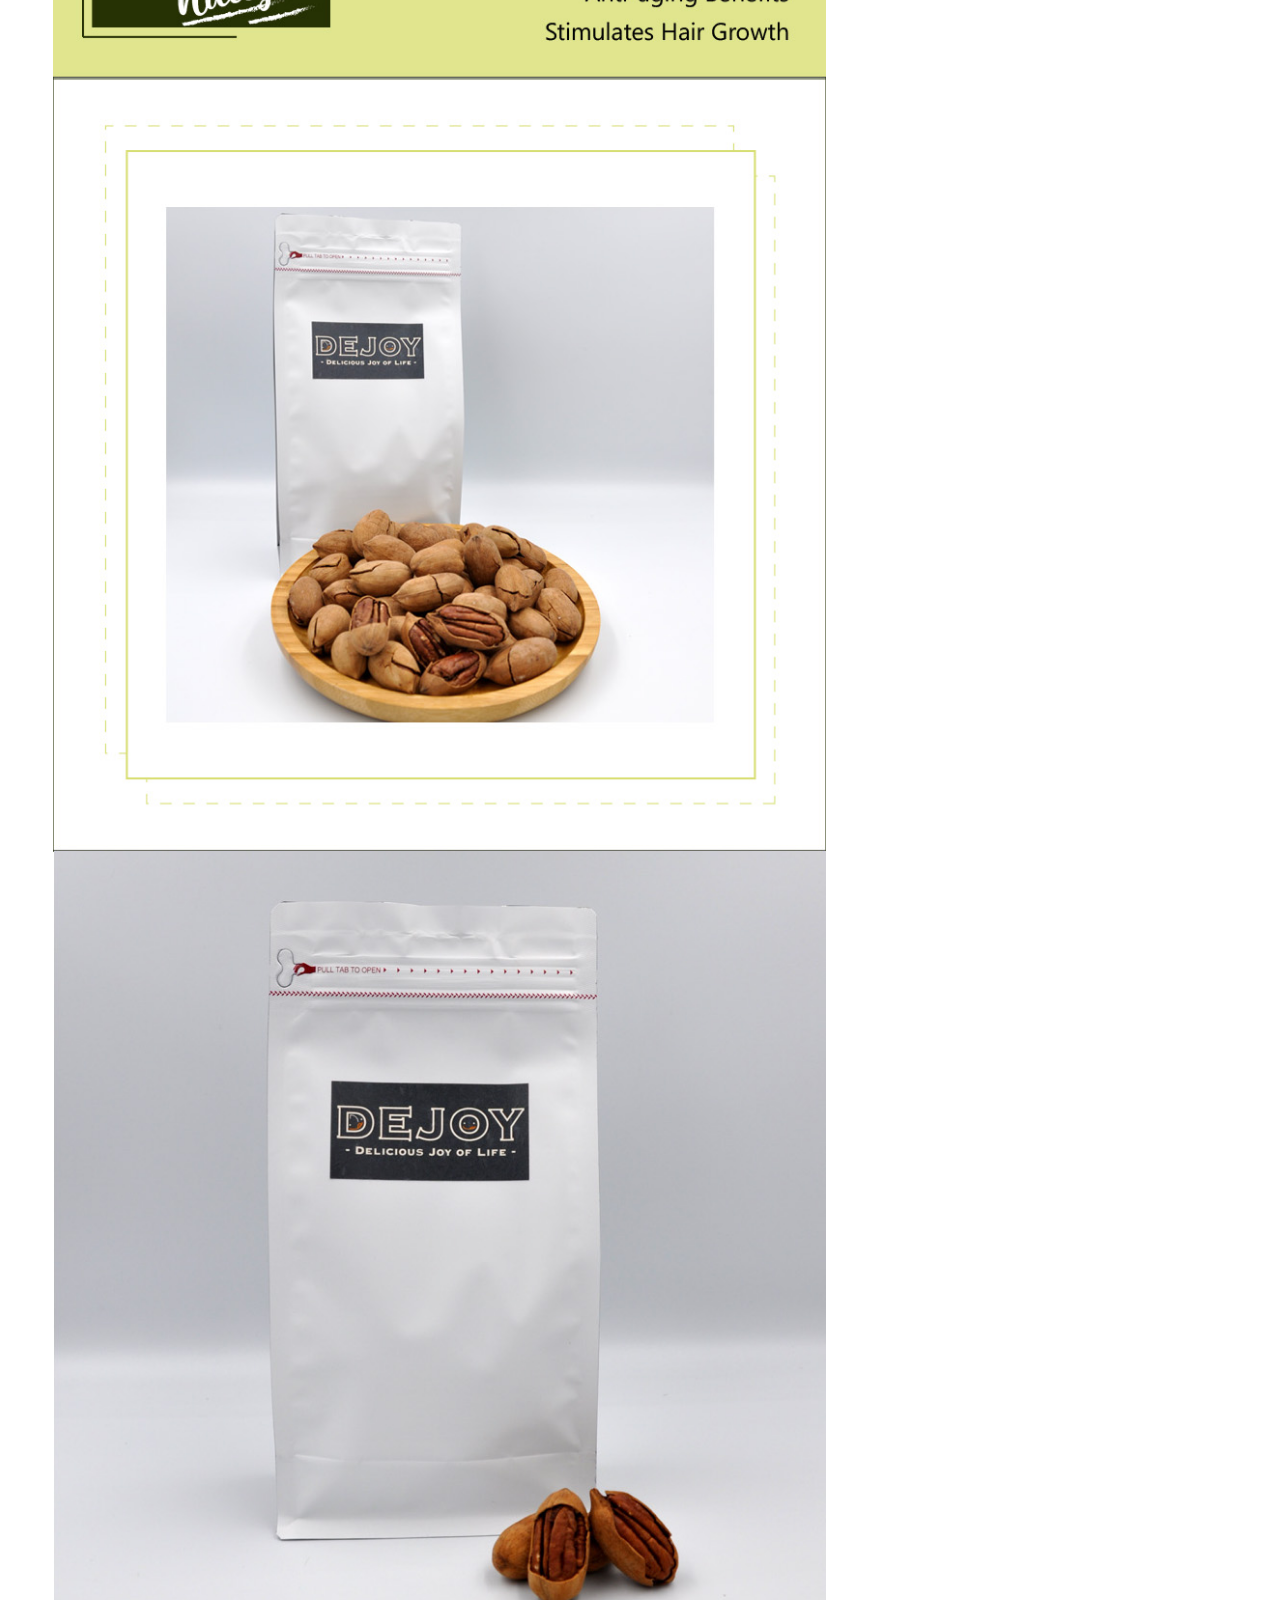
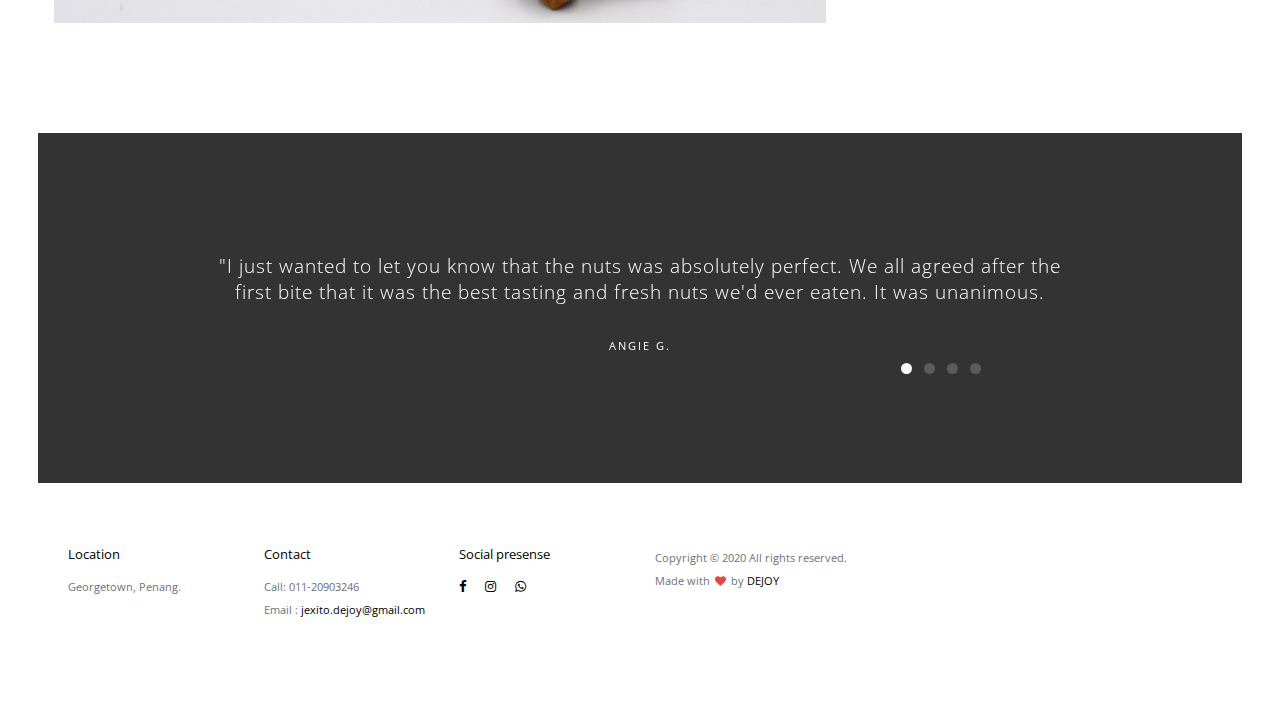
<file: Product-info/nut- pecan.html>
<!doctype html>
<!--[if lt IE 7]>      <html class="no-js lt-ie9 lt-ie8 lt-ie7" lang=""> <![endif]-->
<!--[if IE 7]>         <html class="no-js lt-ie9 lt-ie8" lang=""> <![endif]-->
<!--[if IE 8]>         <html class="no-js lt-ie9" lang=""> <![endif]-->
<!--[if gt IE 8]><!-->
<html class="no-js" lang="">
<!--<![endif]-->

<head>
<meta charset="utf-8">
<meta name="description" content="">
<meta name="viewport" content="width=device-width, initial-scale=1">
<title>DEJOY - Delicious Joy in Life</title>
<link rel="stylesheet" href="../css/bootstrap.min.css">
<link rel="stylesheet" href="../css/flexslider.css">
<link rel="stylesheet" href="../css/main.css">
<link rel="stylesheet" href="../css/responsive.css">
<link rel="stylesheet" href="../css/animate.min.css">
<link rel="stylesheet" href="https://maxcdn.bootstrapcdn.com/font-awesome/4.4.0/css/font-awesome.min.css">
</head>

<body>

<!-- Header Section -->
<section class="tophead" role="tophead"> 
  <!-- Navigation Section -->
  <header id="header">
    <div class="header-content clearfix"> <a class="logo" href="../index.html"><img class="rwd-logo" src="../images/Logo- Dejoy (Webpage Logo use)2.png" alt=""></a>
      <nav class="navigation" role="navigation">
        <ul class="primary-nav">
          <li><a href="../l#header-slider">Home</a></li>
          <li><a href="../#about-us">About Us</a></li>
          <li><a href="../#product">Our Products</a></li>
          <li><a href="../#testimonials">Testimonials</a></li>
          <li><a href="../#contact">Contact</a></li>
        </ul>
      </nav>
      <a href="#" class="nav-toggle">Menu<span></span></a> </div>
  </header>
  <!-- Navigation Section --> 
</section>
<!-- Header Section -->
<!-- work details section -->
<section id="work-detail" class="section work-detail">
  <div class="container-fluid">
    <div class="row">
      <div class="col-md-8 work-detail-margin detail-image">
        <div class="work-image">
          <p> <img src="../images/product/butter pecan.jpg" alt=""></p>
        </div>
      </div>
      <div class="col-md-4 work-detail-margin detail-contentbox">
        <div class="detail-content">
		  <h4><strong>Roasted Pecan (Shell)</strong></h4>
          <p><b>100%</b> fresh, crispy, refreshing, eat one by one!<br>Quality assurance!</p>
			<p><b>Health benefits of pecan:</b></p>
			<ul>
				<li>Heart Healthy</li>
				<li>Improve Digestion</li>
				<li>Boosts Immunity</li>
				<li>Anti-aging Benefits</li>
				<li>Stimulates Hair Growth</li>
			</ul>
			<p><b>Flavor:</b> Butter<br>
				<b>Weight:</b> 400g<br>
				<b>Expiration Date:</b> 6- 9 Months<br>
				<b>Storage Method:</b> Store in cool, dry place, and refrigerate after opening for longer storage.<br>
				<b>Ingredients:</b> Pecan, edible salt, white sugar, cyclamate, aspartame, sodium saccharin, sodium bicarbonate (baking soda), edible flavors and fragrances</p>

			
			<br><h3><b>奶油碧根果 (带壳）</b></h3>
			<p><b>100% </b>新鲜香脆爽口，一颗又一颗接着吃！<br>品质保证！</p>
			<p><b>吃碧根果的好处：</b></p>
			<ul>
				<li>乌发，促进毛发再生</li>
				<li>美容养颜，延缓衰老</li>
				<li>增强免疫系统</li>
				<li>促进肠胃消化</li>
				<li>保护心血管，降低心脏病风险</li>
			</ul>
			<p><b>口味：</b> 奶油<br>
				<b>规格：</b> 400克<br>
				<b>保质期：</b> 6 - 9个月<br>
				<b>储存方式：</b> 置放阴凉干燥处，开封后亦可冷藏保鲜<br>
				<b>成分:</b>碧根果、食用盐、白砂糖、甜蜜素、阿斯巴甜、安赛蜜、糖精钠、碳酸氢钠（小苏打）、食用香精香料</p>
			
						
			<h5><s>RM45.9</s></h5>
			<h4><b>RM38.9</b></h4>
          <!--<a class="btn" href="#">Visit Site <i class="fa fa-long-arrow-right"></i></a> --></div>
      </div>
    </div>
  </div>
</section>
<!-- work details section --> 

<!-- Testimonials section -->
<section id="testimonials" class="section testimonials no-padding">
  <div class="container-fluid">
    <div class="row no-gutter">
      <div class="flexslider">
        <ul class="slides">
          <li>
            <div class="col-md-12">
              <blockquote>
                <h1>"I just wanted to let you know that the nuts was absolutely perfect.  We all agreed after the first bite that it was the best tasting and fresh nuts we'd ever eaten.  It was unanimous. </h1>
                <p>Angie G.</p>
              </blockquote>
            </div>
          </li>
          <li>
            <div class="col-md-12">
              <blockquote>
                <h1>"Thank you so very, very much for the Dejoy products.  It was absolutely adorable.  You do amazing work.We will definitely remember you for future orders." </h1>
                <p>Rachael S.</p>
              </blockquote>
            </div>
          </li>
          <li>
            <div class="col-md-12">
              <blockquote>
                <h1>Thank you for the mixed nuts and floral tea ..... so many compliments all to you! Thank you for being a part of our day! </h1>
                <p>Hannah</p>
              </blockquote>
            </div>
          </li>
          <li>
            <div class="col-md-12">
              <blockquote>
				  <h1>Thank you so much for all of your help to introduce the products. I will pass this along to friends and family, and will definitely keep you in mind for future healthy choice needs. Again Thank You!</h1>
				  <p>Jim C.</p>
              </blockquote>
            </div>
          </li>
        </ul>
      </div>
    </div>
  </div>
</section>
<!-- Testimonials section --> 

<!-- footer section -->
<footer id="contact" class="footer">
  <div class="container-fluid">
    <div class="col-md-2 left">
      <h4>Location</h4>
      <p> Georgetown, Penang.</p>
    </div>
    <div class="col-md-2 left">
      <h4>Contact</h4>
      <p> Call: 011-20903246 <br>
        Email : <a href="mailto:jexito.dejoy@gmail.com"> jexito.dejoy@gmail.com </a></p>
    </div>
    <div class="col-md-2 left">
      <h4>Social presense</h4>
      <ul class="footer-share">
        <li><a href="https://www.facebook.com/Dejoy-104601691461687"><i class="fa fa-facebook"></i></a></li>
        <li><a href="#"><i class="fa fa-instagram"></i></a></li>
        <li><a href="https://api.whatsapp.com/message/24TRK4JXYMFDM1"><i class="fa fa-whatsapp"></i></a></li>
      </ul>
    </div>
    <div class="col-md-6 right">
      <p>Copyright © 2020 All rights reserved.<br>
        Made with <i class="fa fa-heart pulse"></i> by <a>DEJOY</a></p>
    </div>
  </div>
</footer>
<!-- footer section --> 

<!-- JS FILES --> 
<script src="https://ajax.googleapis.com/ajax/libs/jquery/1.11.3/jquery.min.js"></script> 
<script src="../js/bootstrap.min.js"></script> 
<script src="../js/jquery.flexslider-min.js"></script> 
<script src="../js/retina.min.js"></script> 
<script src="../js/modernizr.js"></script> 
<script src="../js/main.js"></script>
</body>
</html>
</file>
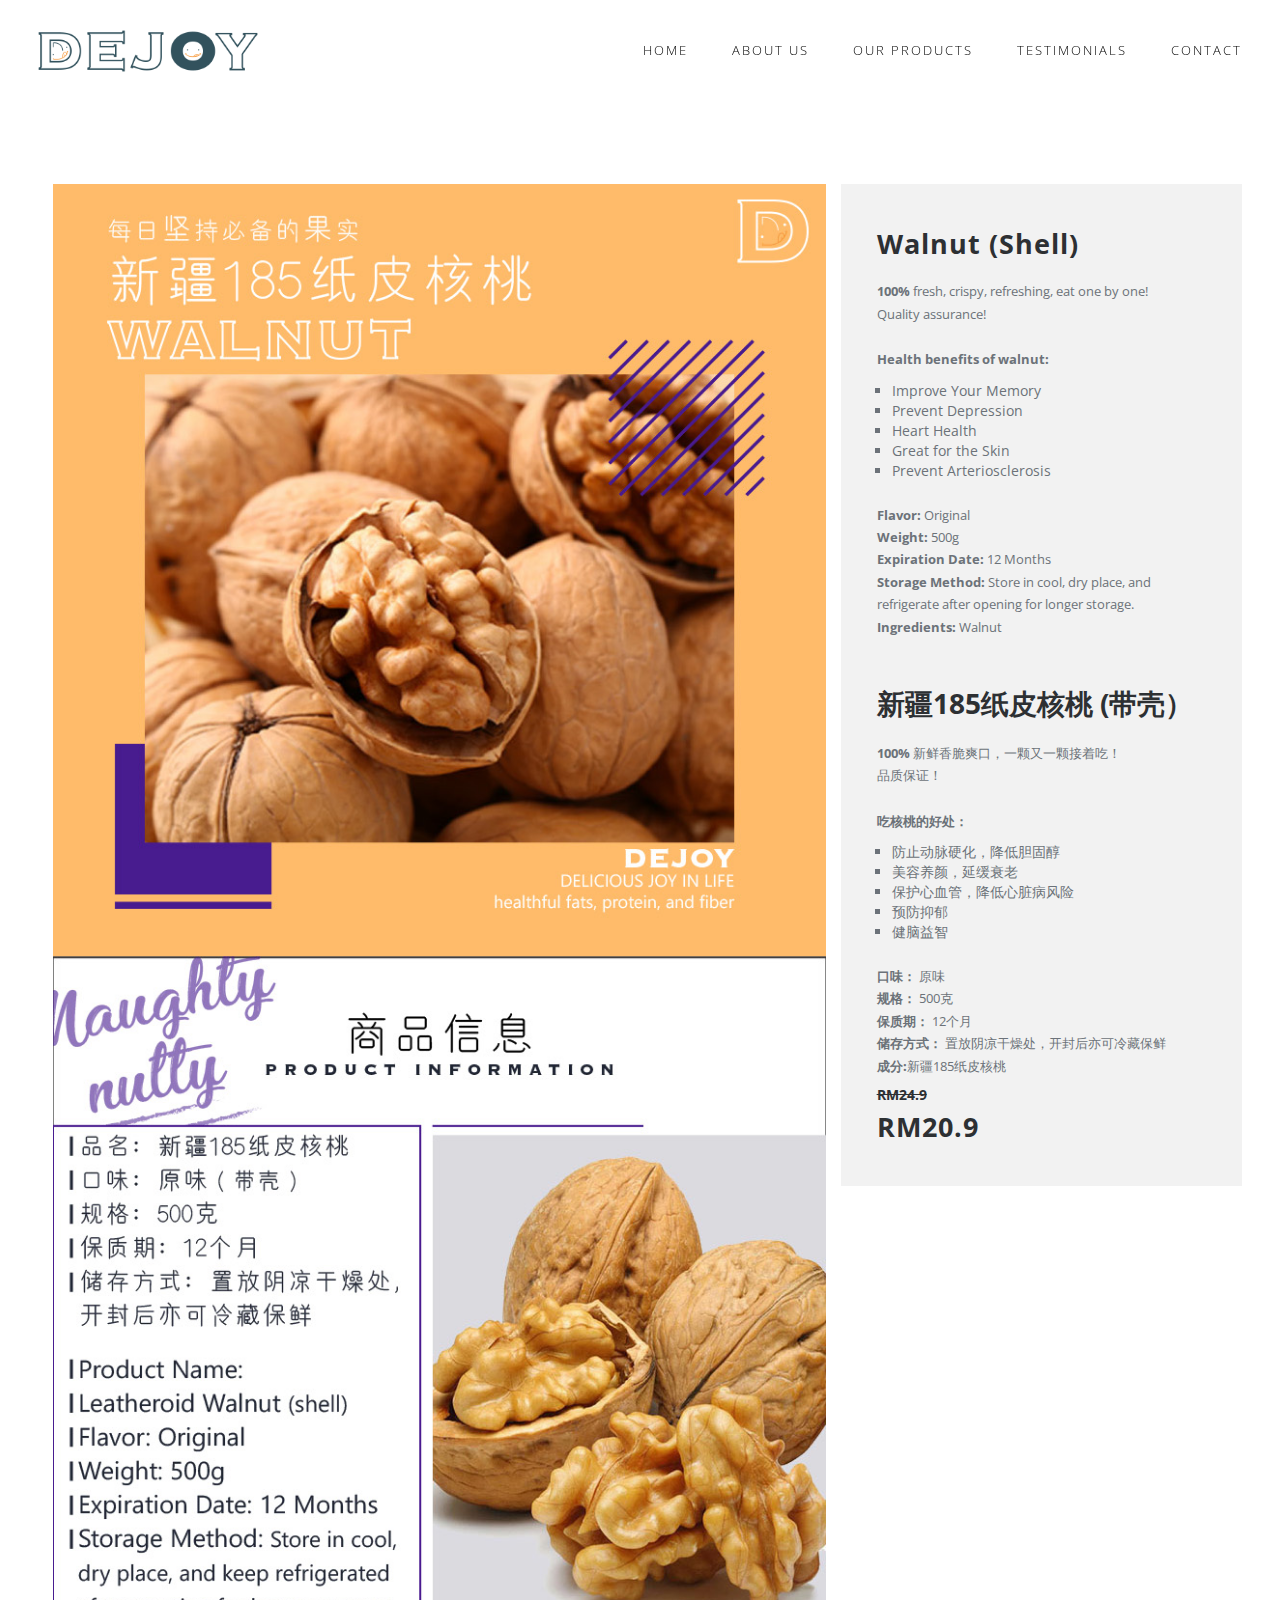
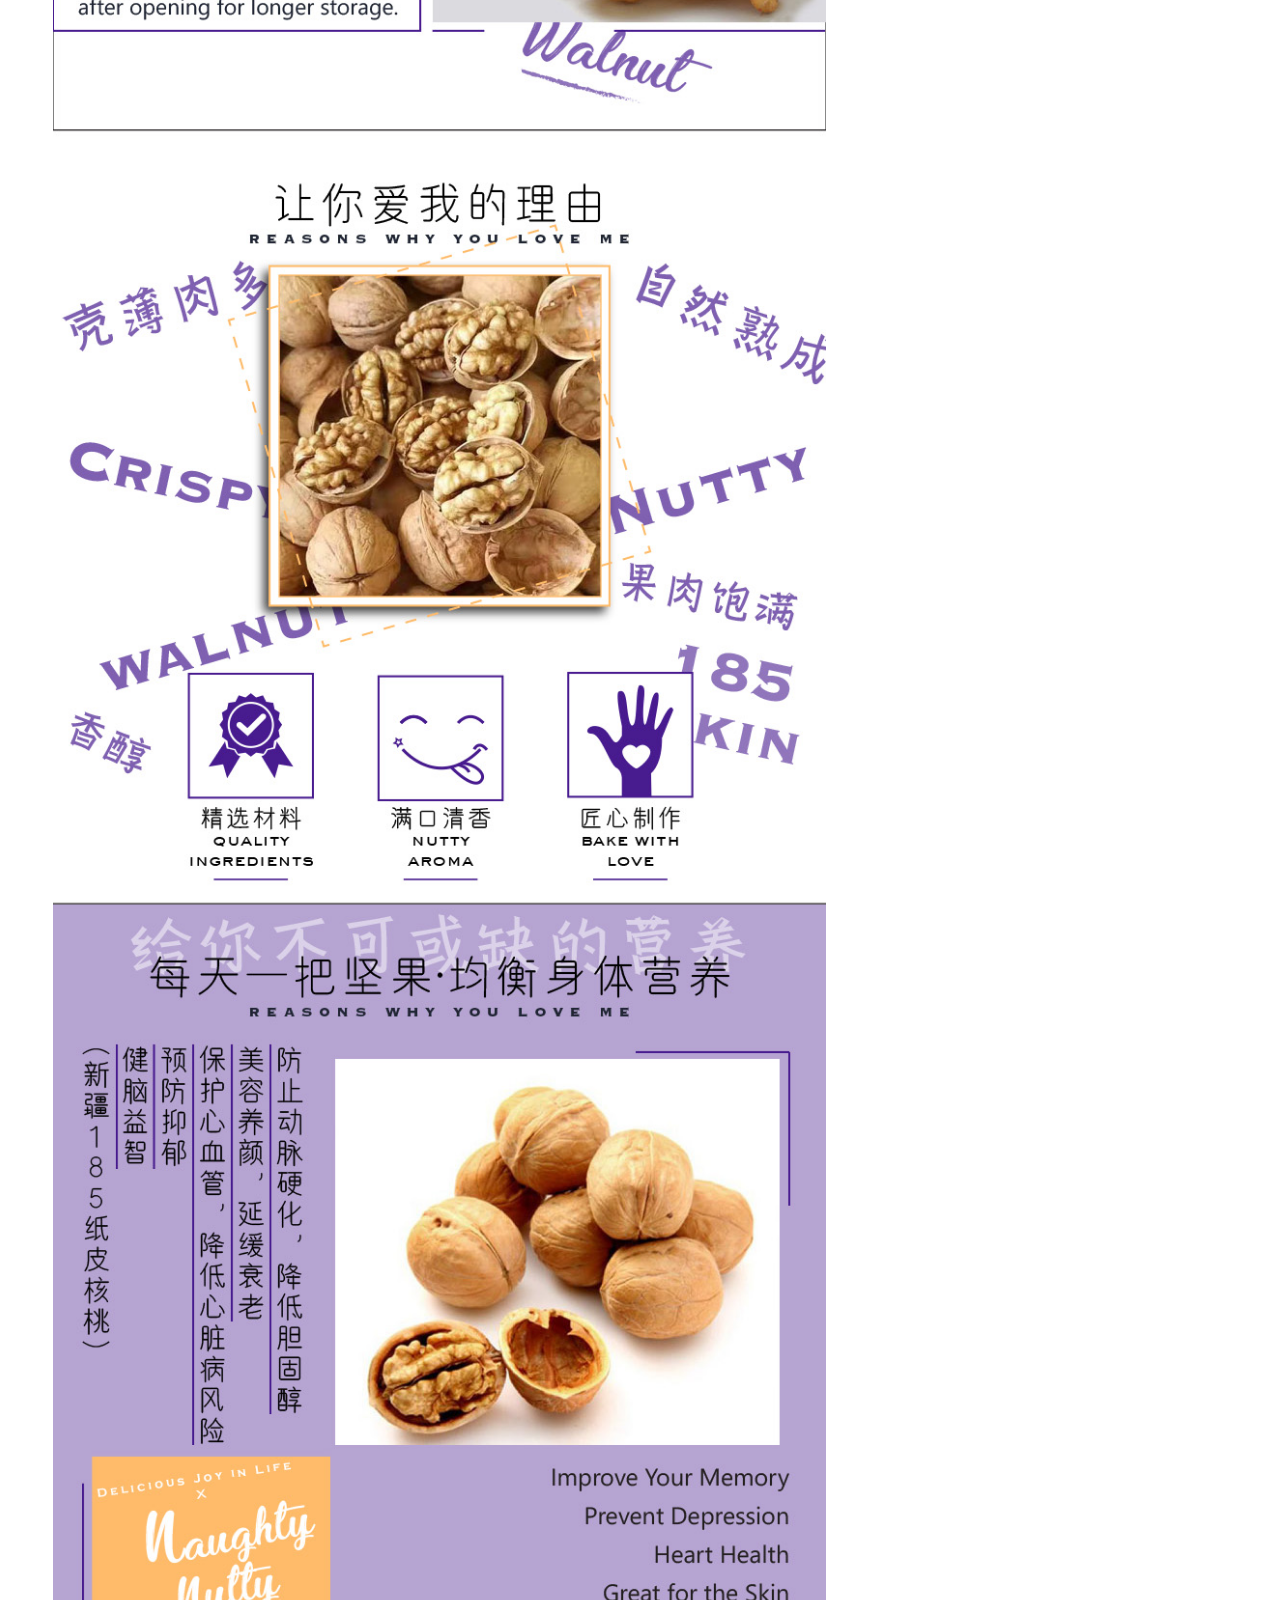
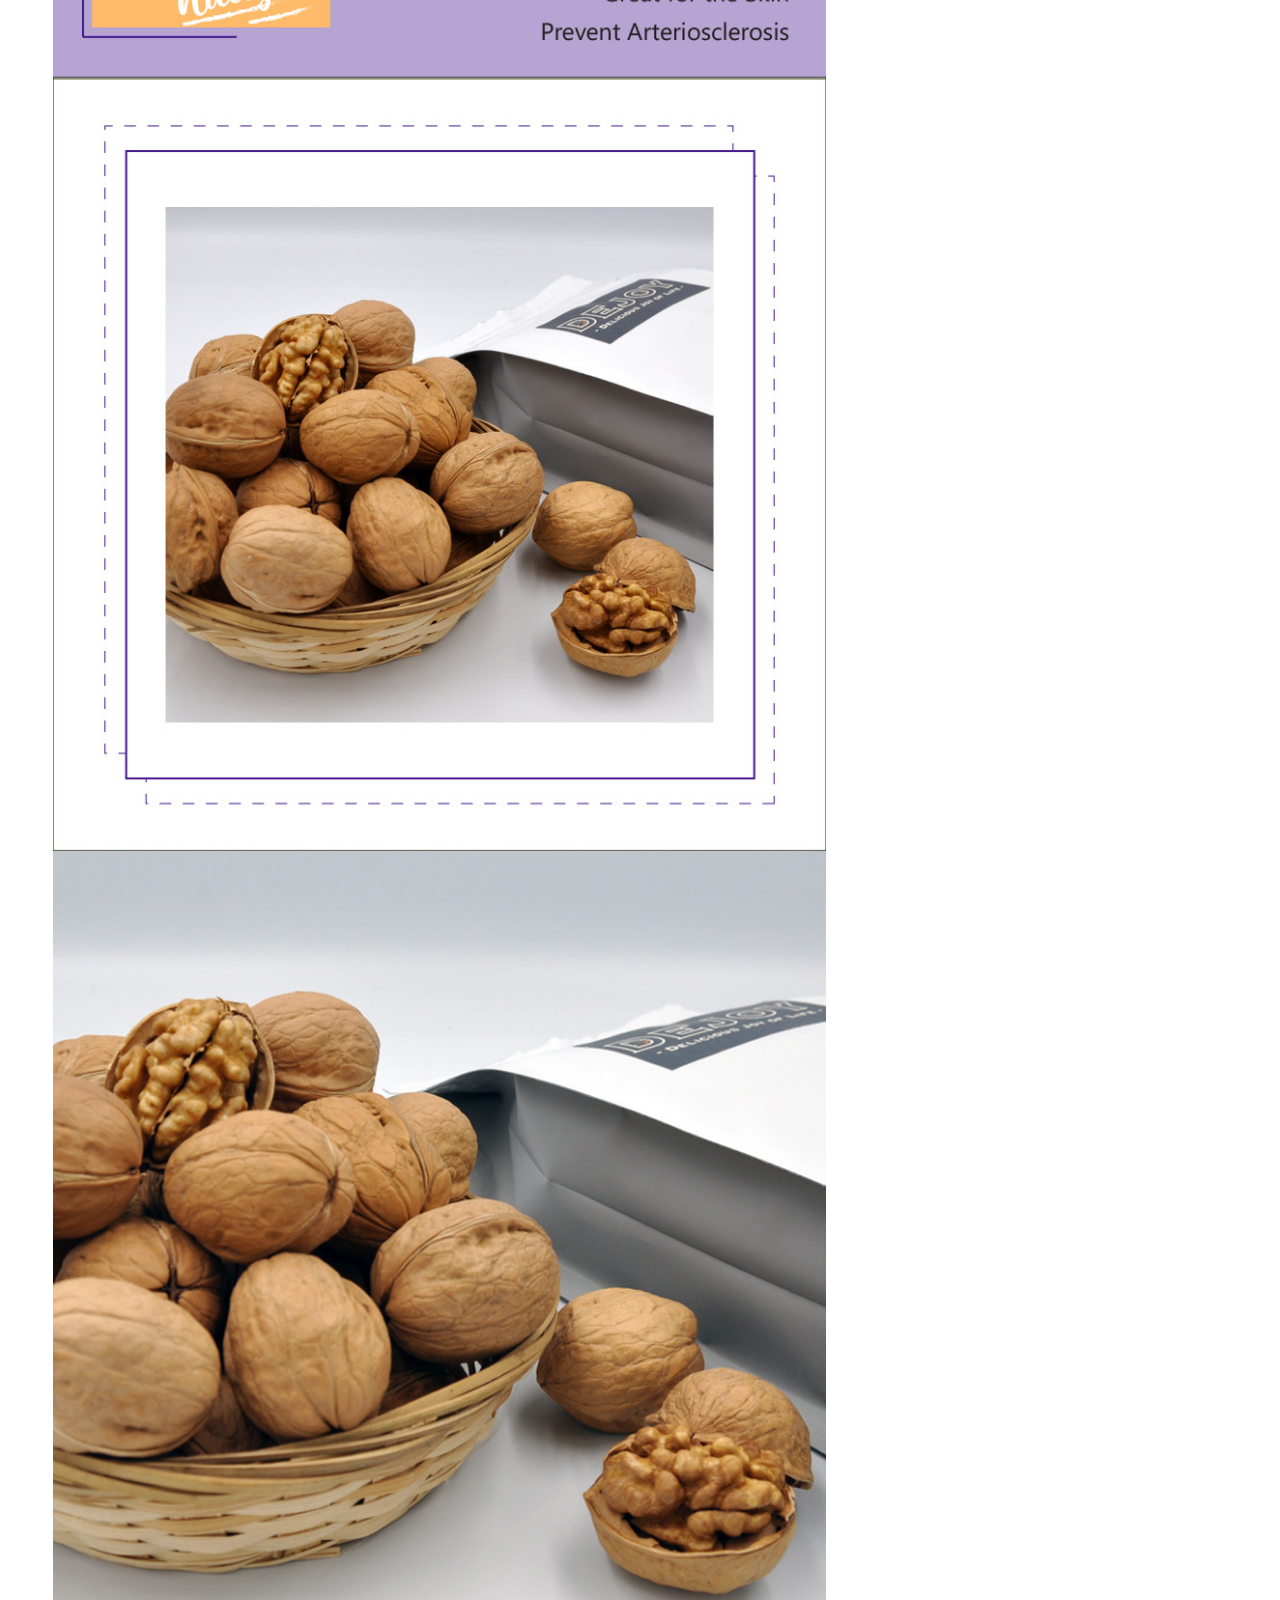
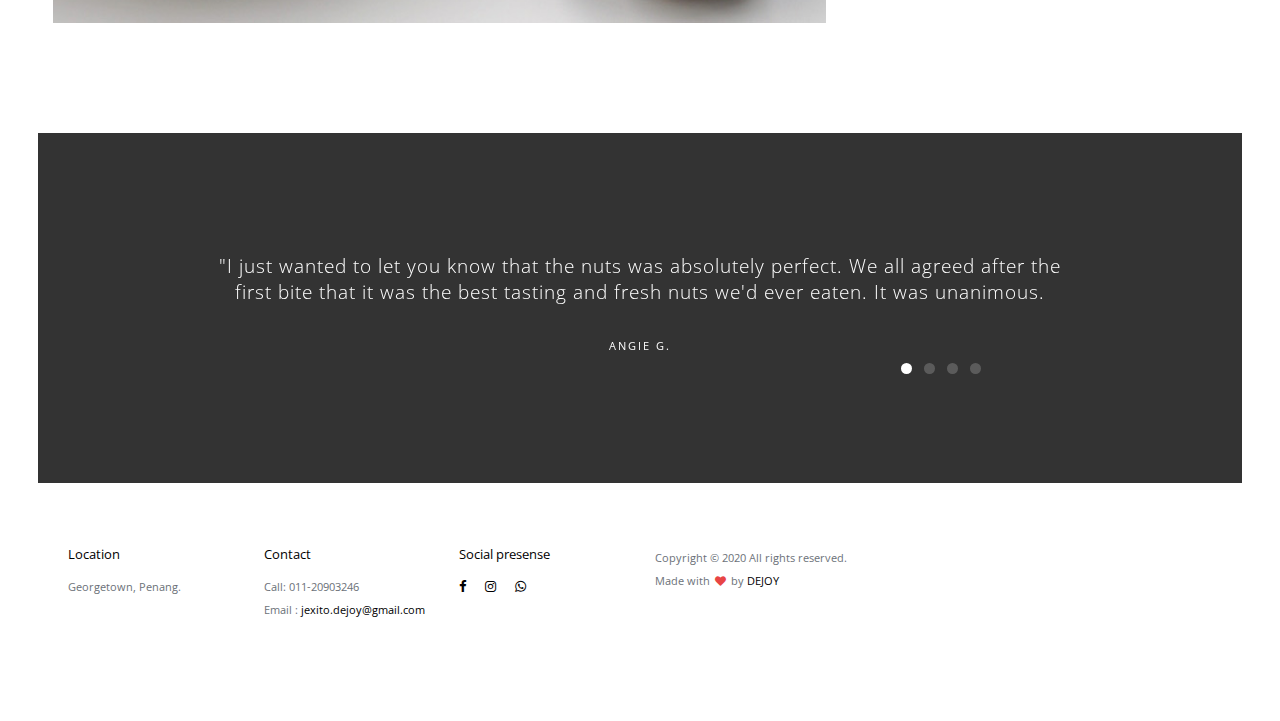
<file: Product-info/nut- walnut.html>
<!doctype html>
<!--[if lt IE 7]>      <html class="no-js lt-ie9 lt-ie8 lt-ie7" lang=""> <![endif]-->
<!--[if IE 7]>         <html class="no-js lt-ie9 lt-ie8" lang=""> <![endif]-->
<!--[if IE 8]>         <html class="no-js lt-ie9" lang=""> <![endif]-->
<!--[if gt IE 8]><!-->
<html class="no-js" lang="">
<!--<![endif]-->

<head>
<meta charset="utf-8">
<meta name="description" content="">
<meta name="viewport" content="width=device-width, initial-scale=1">
<title>DEJOY - Walnut</title>
<link rel="stylesheet" href="../css/bootstrap.min.css">
<link rel="stylesheet" href="../css/flexslider.css">
<link rel="stylesheet" href="../css/main.css">
<link rel="stylesheet" href="../css/responsive.css">
<link rel="stylesheet" href="../css/animate.min.css">
<link rel="stylesheet" href="https://maxcdn.bootstrapcdn.com/font-awesome/4.4.0/css/font-awesome.min.css">
</head>

<body>

<!-- Header Section -->
<section class="tophead" role="tophead"> 
  <!-- Navigation Section -->
  <header id="header">
    <div class="header-content clearfix"> <a class="logo" href="../index.html"><img class="rwd-logo" src="../images/Logo- Dejoy (Webpage Logo use)2.png" alt=""></a>
      <nav class="navigation" role="navigation">
        <ul class="primary-nav">
          <li><a href="../l#header-slider">Home</a></li>
          <li><a href="../#about-us">About Us</a></li>
          <li><a href="../#product">Our Products</a></li>
          <li><a href="../#testimonials">Testimonials</a></li>
          <li><a href="../#contact">Contact</a></li>
        </ul>
      </nav>
      <a href="#" class="nav-toggle">Menu<span></span></a> </div>
  </header>
  <!-- Navigation Section --> 
</section>
<!-- Header Section -->
<!-- work details section -->
<section id="work-detail" class="section work-detail">
  <div class="container-fluid">
    <div class="row">
      <div class="col-md-8 work-detail-margin detail-image">
        <div class="work-image">
          <p> <img src="../images/product/185 walnut.jpg" alt=""></p>
        </div>
      </div>
      <div class="col-md-4 work-detail-margin detail-contentbox">
        <div class="detail-content">
		  <h4><strong>Walnut (Shell)</strong></h4>
          <p><b>100%</b> fresh, crispy, refreshing, eat one by one!<br>Quality assurance!</p>
			<p><b>Health benefits of walnut:</b></p>
			<ul>
				<li>Improve Your Memory</li>
				<li>Prevent Depression</li>
				<li>Heart Health</li>
				<li>Great for the Skin</li>
				<li>Prevent Arteriosclerosis</li>
			</ul>
			<p><b>Flavor:</b> Original<br>
				<b>Weight:</b> 500g<br>
				<b>Expiration Date:</b> 12 Months<br>
				<b>Storage Method:</b> Store in cool, dry place, and refrigerate after opening for longer storage.<br>
				<b>Ingredients:</b> Walnut</p>

			
			<br><h3><b>新疆185纸皮核桃 (带壳）</b></h3>
			<p><b>100% </b>新鲜香脆爽口，一颗又一颗接着吃！<br>品质保证！</p>
			<p><b>吃核桃的好处：</b></p>
			<ul>
				<li>防止动脉硬化，降低胆固醇</li>
				<li>美容养颜，延缓衰老</li>
				<li>保护心血管，降低心脏病风险</li>
				<li>预防抑郁</li>
				<li>健脑益智</li>
			</ul>
			<p><b>口味：</b> 原味<br>
				<b>规格：</b> 500克<br>
				<b>保质期：</b> 12个月<br>
				<b>储存方式：</b> 置放阴凉干燥处，开封后亦可冷藏保鲜<br>
				<b>成分:</b>新疆185纸皮核桃</p>
			
						
			<h5><s>RM24.9</s></h5>
			<h4><b>RM20.9</b></h4>
          <!--<a class="btn" href="#">Visit Site <i class="fa fa-long-arrow-right"></i></a> --></div>
      </div>
    </div>
  </div>
</section>
<!-- work details section --> 

<!-- Testimonials section -->
<section id="testimonials" class="section testimonials no-padding">
  <div class="container-fluid">
    <div class="row no-gutter">
      <div class="flexslider">
        <ul class="slides">
          <li>
            <div class="col-md-12">
              <blockquote>
                <h1>"I just wanted to let you know that the nuts was absolutely perfect.  We all agreed after the first bite that it was the best tasting and fresh nuts we'd ever eaten.  It was unanimous. </h1>
                <p>Angie G.</p>
              </blockquote>
            </div>
          </li>
          <li>
            <div class="col-md-12">
              <blockquote>
                <h1>"Thank you so very, very much for the Dejoy products.  It was absolutely adorable.  You do amazing work.We will definitely remember you for future orders." </h1>
                <p>Rachael S.</p>
              </blockquote>
            </div>
          </li>
          <li>
            <div class="col-md-12">
              <blockquote>
                <h1>Thank you for the mixed nuts and floral tea ..... so many compliments all to you! Thank you for being a part of our day! </h1>
                <p>Hannah</p>
              </blockquote>
            </div>
          </li>
          <li>
            <div class="col-md-12">
              <blockquote>
				  <h1>Thank you so much for all of your help to introduce the products. I will pass this along to friends and family, and will definitely keep you in mind for future healthy choice needs. Again Thank You!</h1>
				  <p>Jim C.</p>
              </blockquote>
            </div>
          </li>
        </ul>
      </div>
    </div>
  </div>
</section>
<!-- Testimonials section --> 

<!-- footer section -->
<footer id="contact" class="footer">
  <div class="container-fluid">
    <div class="col-md-2 left">
      <h4>Location</h4>
      <p> Georgetown, Penang.</p>
    </div>
    <div class="col-md-2 left">
      <h4>Contact</h4>
      <p> Call: 011-20903246 <br>
        Email : <a href="mailto:jexito.dejoy@gmail.com"> jexito.dejoy@gmail.com </a></p>
    </div>
    <div class="col-md-2 left">
      <h4>Social presense</h4>
      <ul class="footer-share">
        <li><a href="https://www.facebook.com/Dejoy-104601691461687"><i class="fa fa-facebook"></i></a></li>
        <li><a href="#"><i class="fa fa-instagram"></i></a></li>
        <li><a href="https://api.whatsapp.com/message/24TRK4JXYMFDM1"><i class="fa fa-whatsapp"></i></a></li>
    </div>
    <div class="col-md-6 right">
      <p>Copyright © 2020 All rights reserved.<br>
        Made with <i class="fa fa-heart pulse"></i> by <a>DEJOY</a></p>
    </div>
  </div>
</footer>
<!-- footer section --> 

<!-- JS FILES --> 
<script src="https://ajax.googleapis.com/ajax/libs/jquery/1.11.3/jquery.min.js"></script> 
<script src="../js/bootstrap.min.js"></script> 
<script src="../js/jquery.flexslider-min.js"></script> 
<script src="../js/retina.min.js"></script> 
<script src="../js/modernizr.js"></script> 
<script src="../js/main.js"></script>
</body>
</html>
</file>
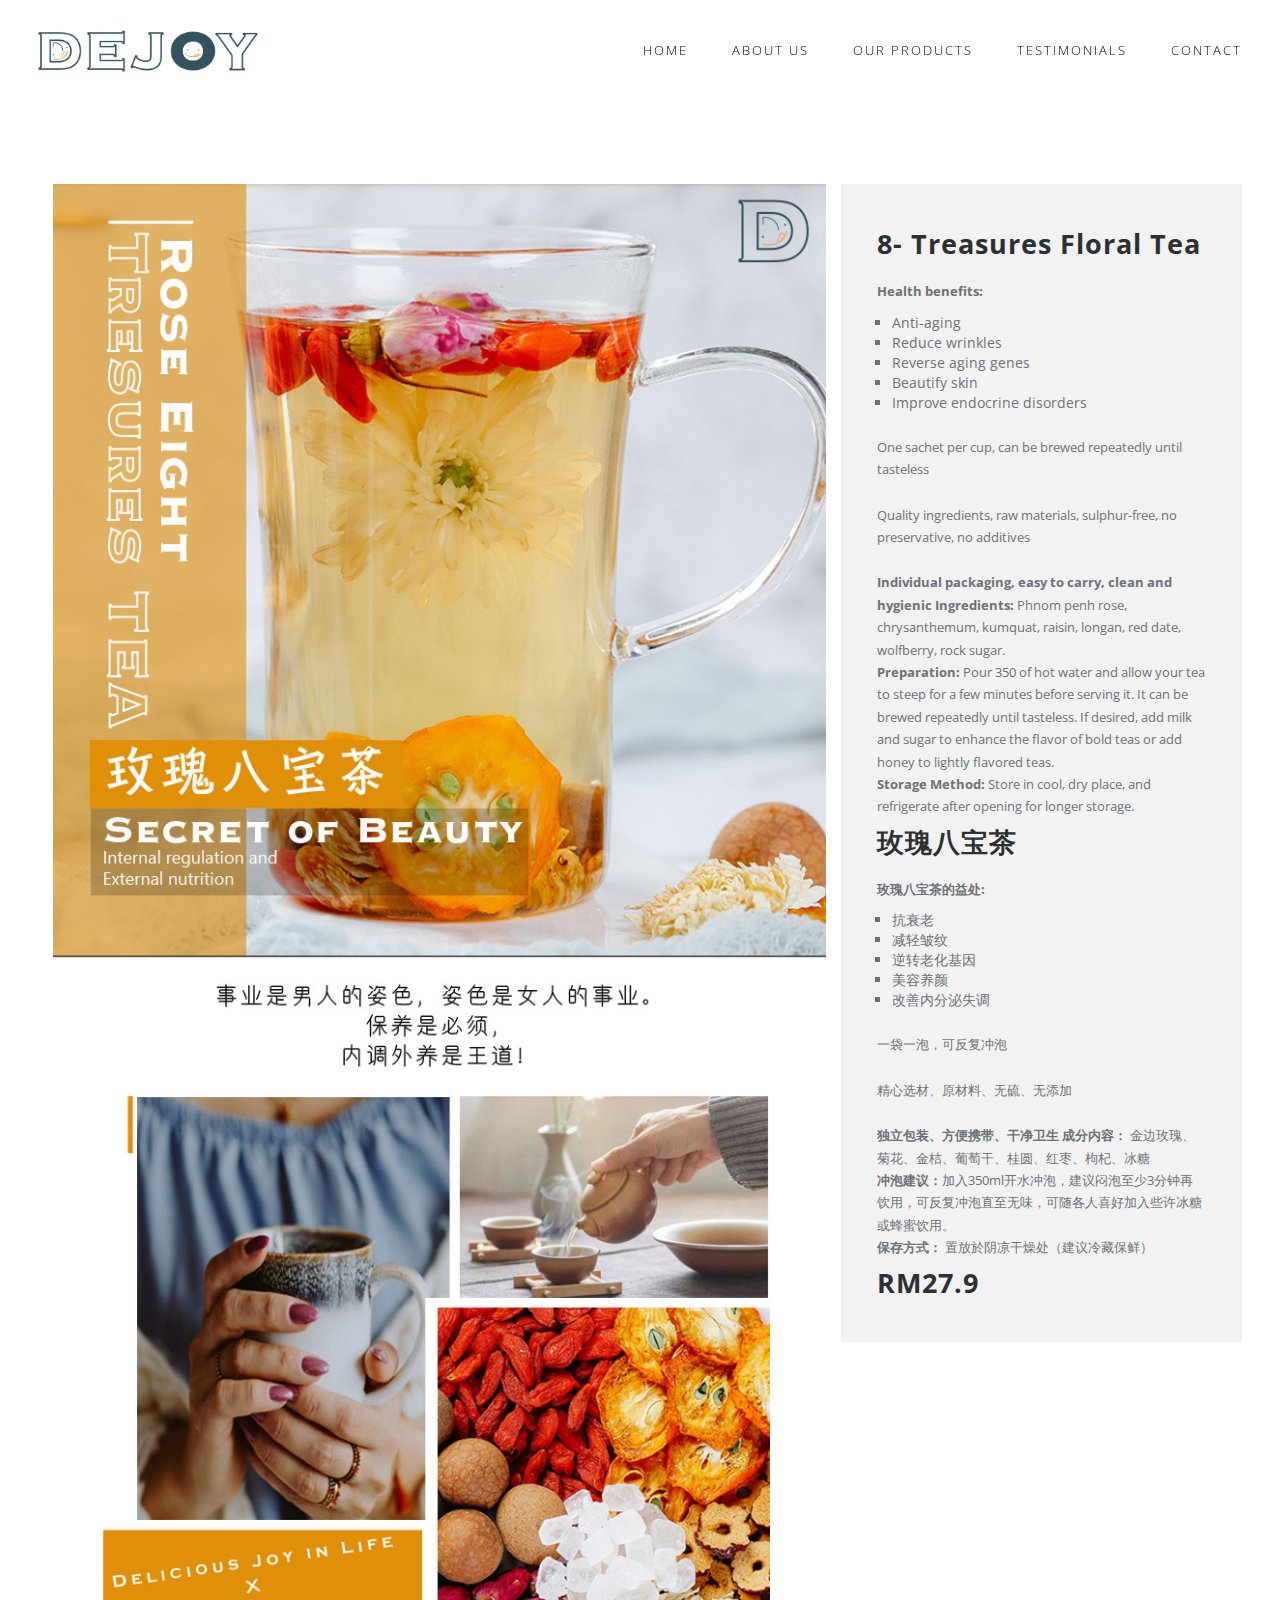
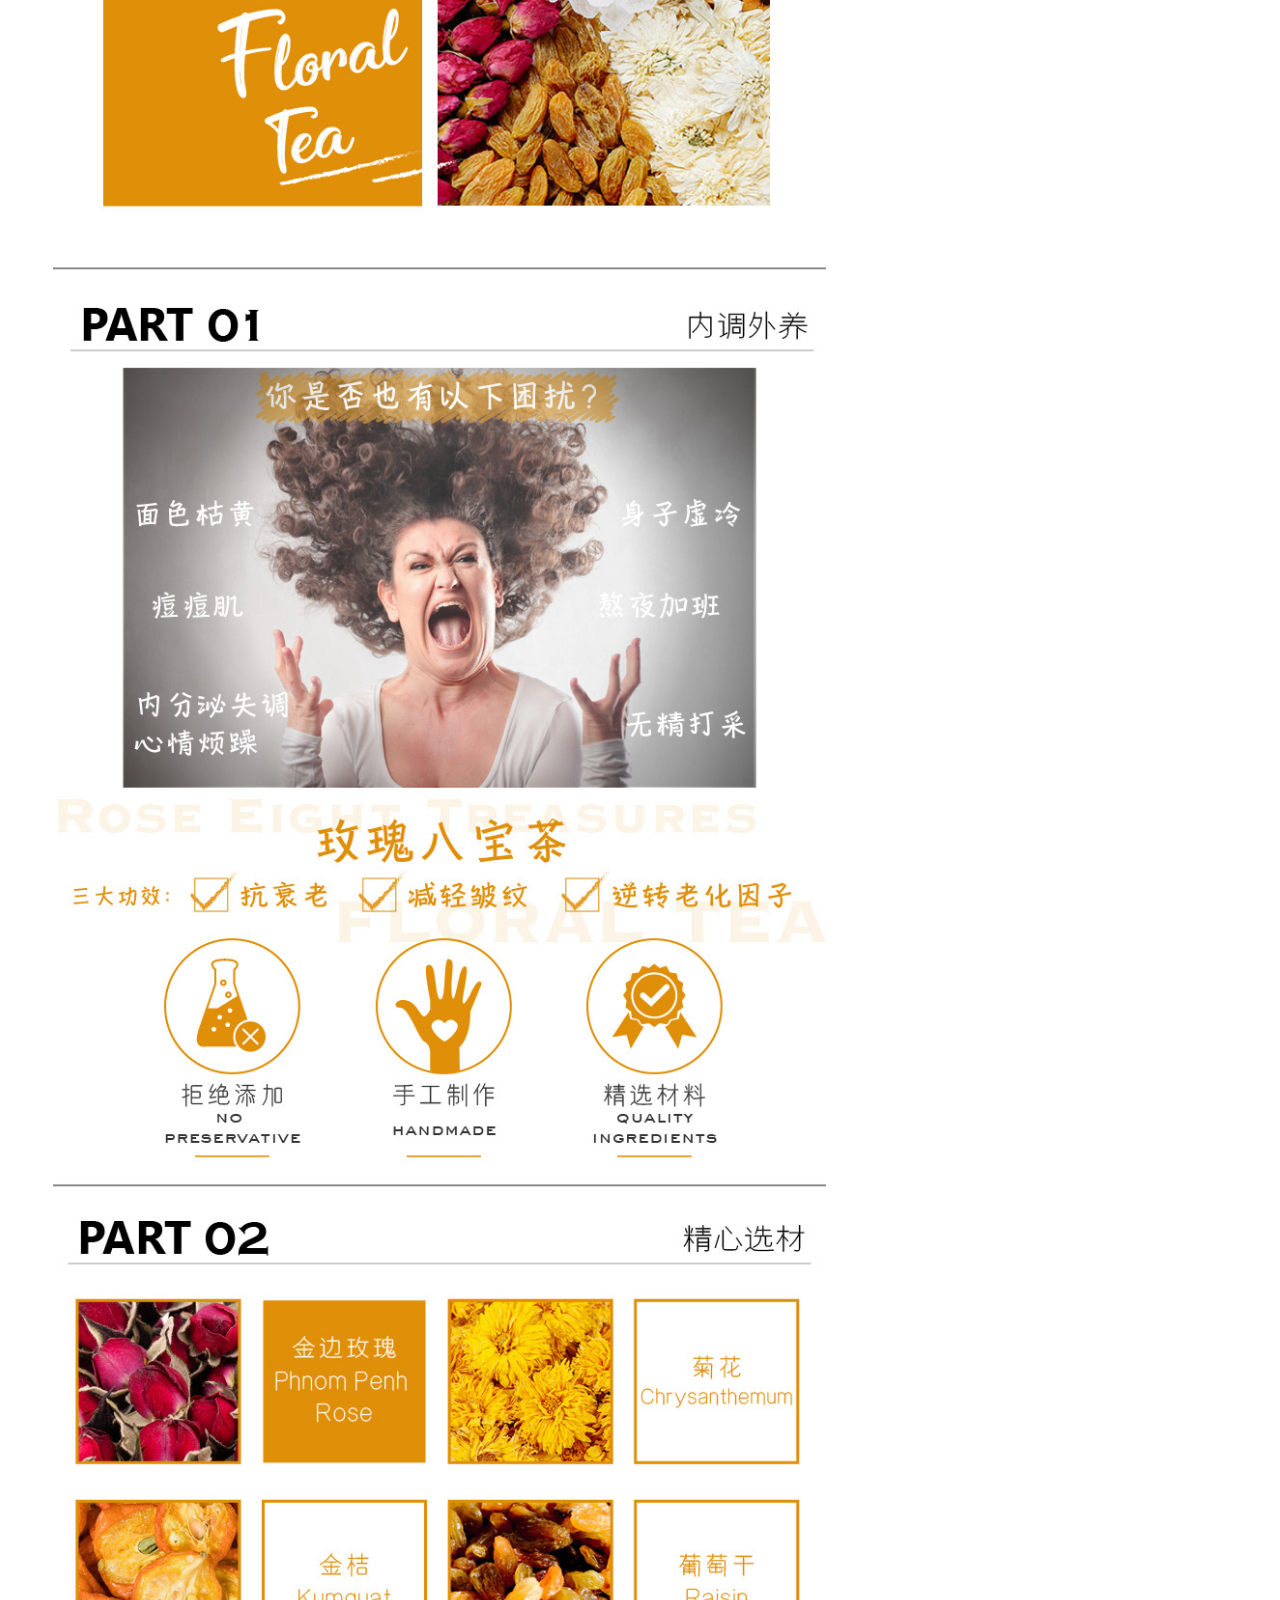
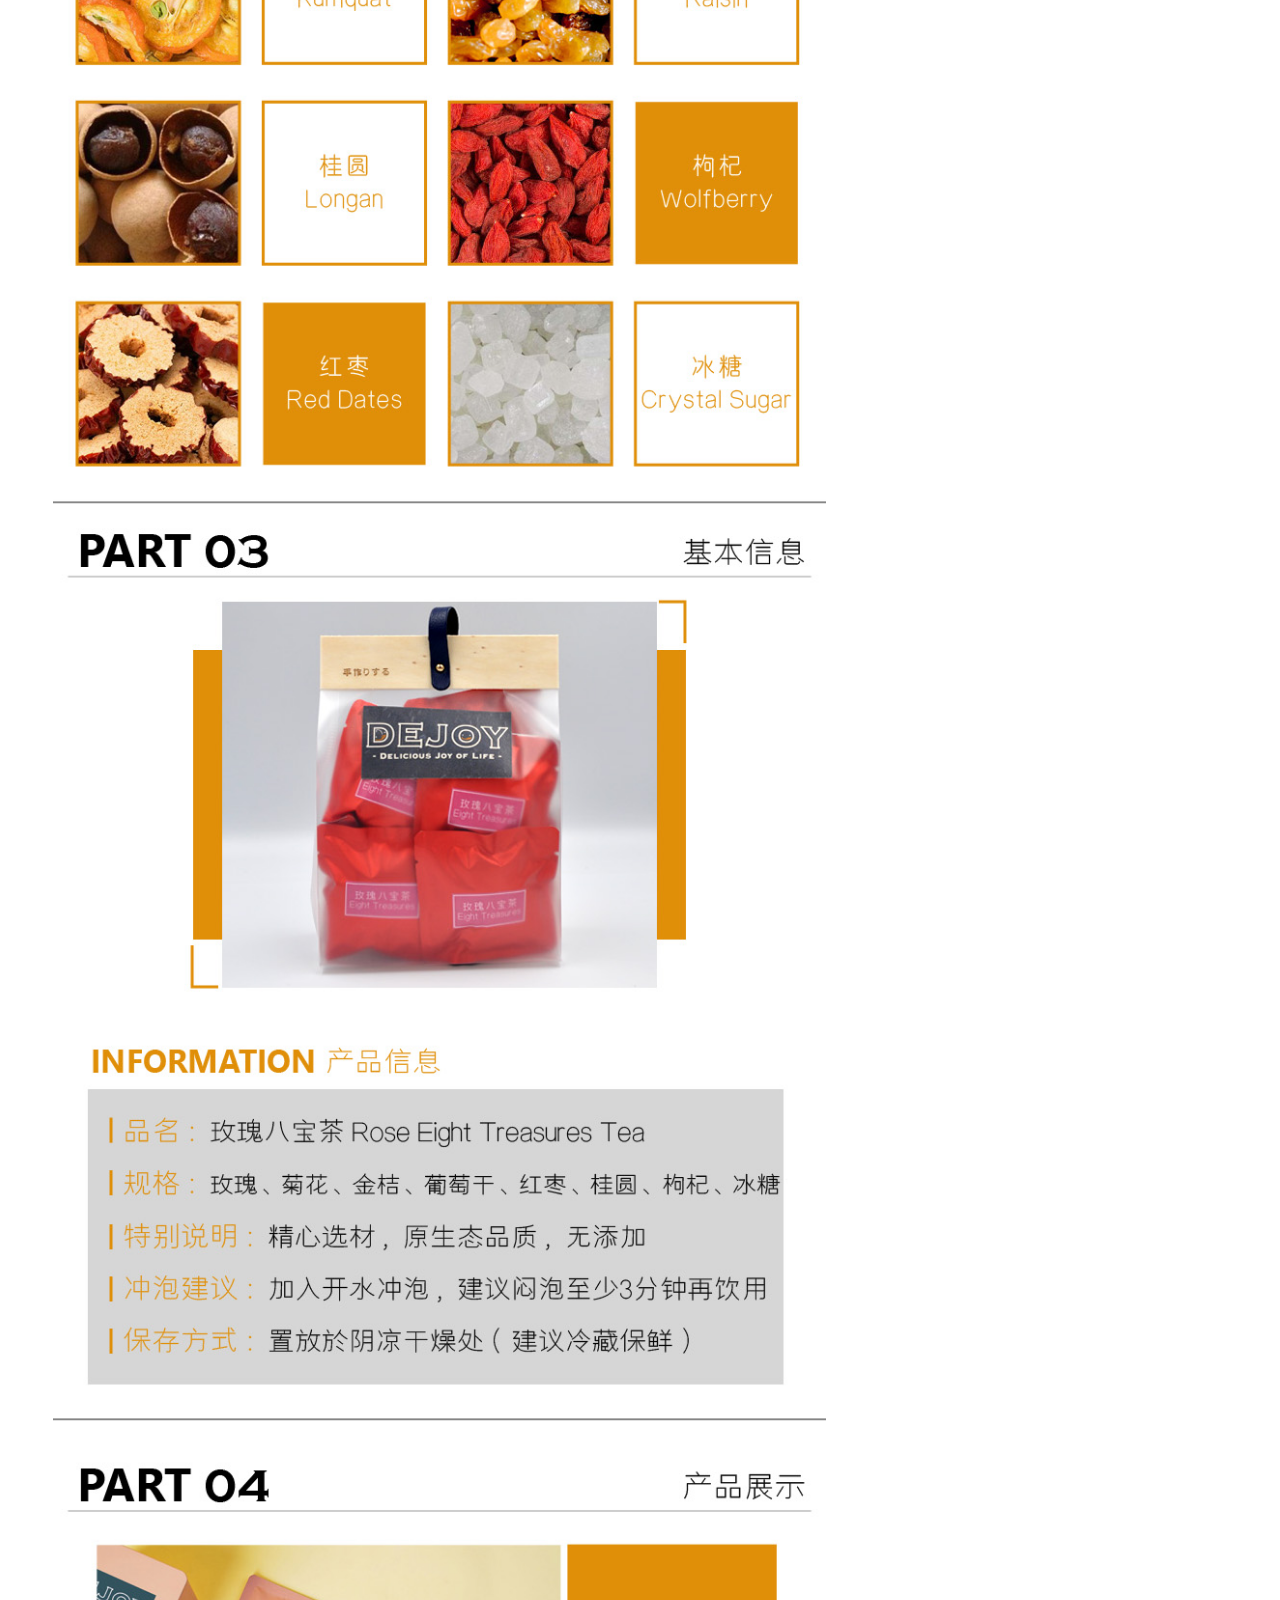
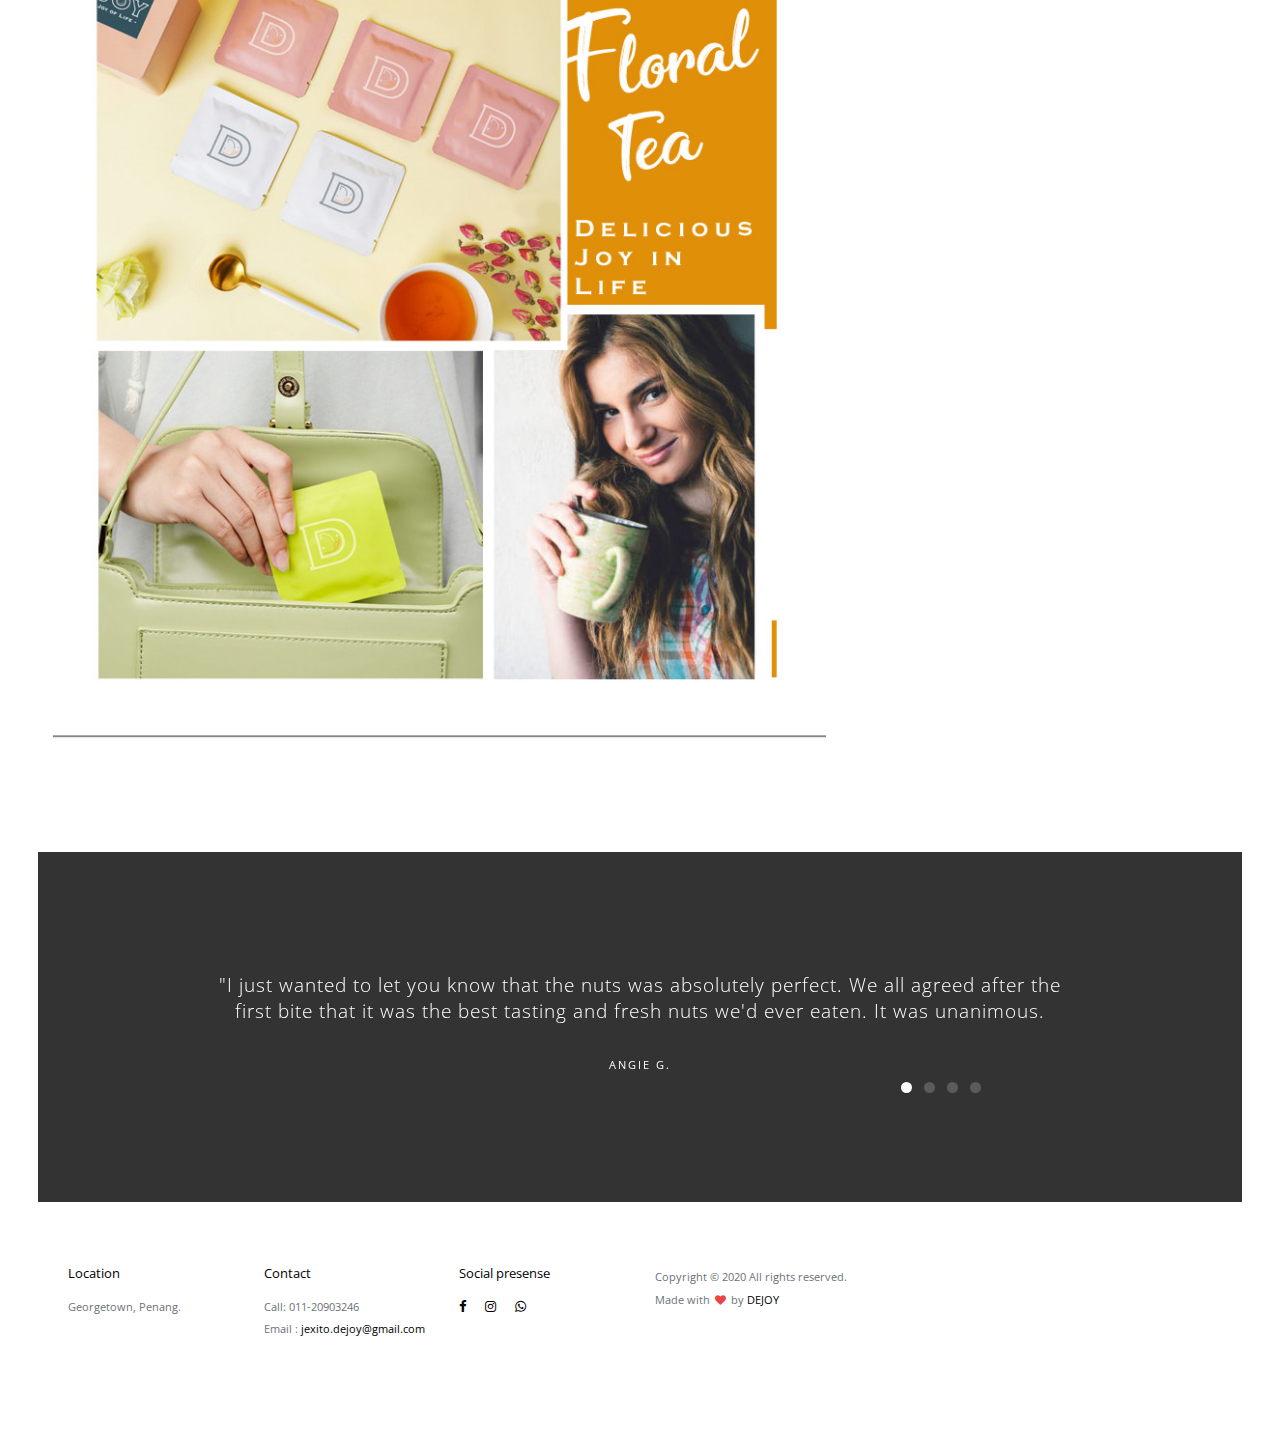
<file: Product-info/tea- 8 treasures.html>
<!doctype html>
<!--[if lt IE 7]>      <html class="no-js lt-ie9 lt-ie8 lt-ie7" lang=""> <![endif]-->
<!--[if IE 7]>         <html class="no-js lt-ie9 lt-ie8" lang=""> <![endif]-->
<!--[if IE 8]>         <html class="no-js lt-ie9" lang=""> <![endif]-->
<!--[if gt IE 8]><!-->
<html class="no-js" lang="">
<!--<![endif]-->

<head>
<meta charset="utf-8">
<meta name="description" content="">
<meta name="viewport" content="width=device-width, initial-scale=1">
<title>DEJOY - 8-Treasures Floral Tea</title>
<link rel="stylesheet" href="../css/bootstrap.min.css">
<link rel="stylesheet" href="../css/flexslider.css">
<link rel="stylesheet" href="../css/main.css">
<link rel="stylesheet" href="../css/responsive.css">
<link rel="stylesheet" href="../css/animate.min.css">
<link rel="stylesheet" href="https://maxcdn.bootstrapcdn.com/font-awesome/4.4.0/css/font-awesome.min.css">
</head>

<body>

<!-- Header Section -->
<section class="tophead" role="tophead"> 
  <!-- Navigation Section -->
  <header id="header">
    <div class="header-content clearfix"> <a class="logo" href="../index.html"><img class="rwd-logo" src="../images/Logo- Dejoy (Webpage Logo use)2.png" alt=""></a>
      <nav class="navigation" role="navigation">
        <ul class="primary-nav">
          <li><a href="../l#header-slider">Home</a></li>
          <li><a href="../#about-us">About Us</a></li>
          <li><a href="../#product">Our Products</a></li>
          <li><a href="../#testimonials">Testimonials</a></li>
          <li><a href="../#contact">Contact</a></li>
        </ul>
      </nav>
      <a href="#" class="nav-toggle">Menu<span></span></a> </div>
  </header>
  <!-- Navigation Section --> 
</section>
<!-- Header Section -->
<!-- work details section -->
<section id="work-detail" class="section work-detail">
  <div class="container-fluid">
    <div class="row">
      <div class="col-md-8 work-detail-margin detail-image">
        <div class="work-image">
          <p> <img src="../images/product/8-treasure tea.jpg" alt=""></p>
        </div>
      </div>
      <div class="col-md-4 work-detail-margin detail-contentbox">
        <div class="detail-content">
		  <h4><strong>8- Treasures Floral Tea</strong></h4>
          <p><b>Health benefits:</b></p>
			<ul>
				<li>Anti-aging</li>
				<li>Reduce wrinkles</li>
				<li>Reverse aging genes</li>
				<li>Beautify skin</li>
				<li>Improve endocrine disorders</li>
			</ul>
			    <p>One sachet per cup, can be brewed repeatedly until tasteless</p>
			    <p>Quality ingredients, raw materials, sulphur-free, no preservative, no additives</p>
				<p><b>Individual packaging, easy to carry, clean and hygienic</b>

				<b>Ingredients:</b> Phnom penh rose, chrysanthemum, kumquat, raisin, longan, red date, wolfberry, rock sugar.<br>
			    <b>Preparation:</b> Pour 350 of hot water and allow your tea to steep for a few minutes before serving it. It can be brewed repeatedly until tasteless. If desired, add milk and sugar to enhance the flavor of bold teas or add honey to lightly flavored teas.<br>
		        <b>Storage Method:</b> Store in cool, dry place, and refrigerate after opening for longer storage.<br></p>

			<h4><strong>玫瑰八宝茶</strong></h4>
          <p><b>玫瑰八宝茶的益处:</b></p>
			<ul>
				<li>抗衰老</li>
				<li>减轻皱纹</li>
				<li>逆转老化基因</li>
				<li>美容养颜</li>
				<li>改善内分泌失调</li>
			</ul>
			    <p>一袋一泡，可反复冲泡</p>
			    <p>精心选材、原材料、无硫、无添加</p>
				<p><b>独立包装、方便携带、干净卫生</b>

				<b>成分内容：</b> 金边玫瑰、菊花、金桔、葡萄干、桂圆、红枣、枸杞、冰糖<br>
			    <b>冲泡建议：</b>加入350ml开水冲泡，建议闷泡至少3分钟再饮用，可反复冲泡直至无味，可随各人喜好加入些许冰糖或蜂蜜饮用。<br>
		        <b>保存方式：</b> 置放於阴凉干燥处（建议冷藏保鲜）<br></p>
			
						
			<h4><b>RM27.9</b></h4>
          <!--<a class="btn" href="#">Visit Site <i class="fa fa-long-arrow-right"></i></a> --></div>
      </div>
    </div>
  </div>
</section>
<!-- work details section --> 

<!-- Testimonials section -->
<section id="testimonials" class="section testimonials no-padding">
  <div class="container-fluid">
    <div class="row no-gutter">
      <div class="flexslider">
        <ul class="slides">
          <li>
            <div class="col-md-12">
              <blockquote>
                <h1>"I just wanted to let you know that the nuts was absolutely perfect.  We all agreed after the first bite that it was the best tasting and fresh nuts we'd ever eaten.  It was unanimous. </h1>
                <p>Angie G.</p>
              </blockquote>
            </div>
          </li>
          <li>
            <div class="col-md-12">
              <blockquote>
                <h1>"Thank you so very, very much for the Dejoy products.  It was absolutely adorable.  You do amazing work.We will definitely remember you for future orders." </h1>
                <p>Rachael S.</p>
              </blockquote>
            </div>
          </li>
          <li>
            <div class="col-md-12">
              <blockquote>
                <h1>Thank you for the mixed nuts and floral tea ..... so many compliments all to you! Thank you for being a part of our day! </h1>
                <p>Hannah</p>
              </blockquote>
            </div>
          </li>
          <li>
            <div class="col-md-12">
              <blockquote>
				  <h1>Thank you so much for all of your help to introduce the products. I will pass this along to friends and family, and will definitely keep you in mind for future healthy choice needs. Again Thank You!</h1>
				  <p>Jim C.</p>
              </blockquote>
            </div>
          </li>
        </ul>
      </div>
    </div>
  </div>
</section>
<!-- Testimonials section --> 

<!-- footer section -->
<footer id="contact" class="footer">
  <div class="container-fluid">
    <div class="col-md-2 left">
      <h4>Location</h4>
      <p> Georgetown, Penang.</p>
    </div>
    <div class="col-md-2 left">
      <h4>Contact</h4>
      <p> Call: 011-20903246 <br>
        Email : <a href="mailto:jexito.dejoy@gmail.com"> jexito.dejoy@gmail.com </a></p>
    </div>
    <div class="col-md-2 left">
      <h4>Social presense</h4>
      <ul class="footer-share">
        <li><a href="https://www.facebook.com/Dejoy-104601691461687"><i class="fa fa-facebook"></i></a></li>
        <li><a href="#"><i class="fa fa-instagram"></i></a></li>
        <li><a href="https://api.whatsapp.com/message/24TRK4JXYMFDM1"><i class="fa fa-whatsapp"></i></a></li>
      </ul>
    </div>
    <div class="col-md-6 right">
      <p>Copyright © 2020 All rights reserved.<br>
        Made with <i class="fa fa-heart pulse"></i> by <a>DEJOY</a></p>
    </div>
  </div>
</footer>
<!-- footer section --> 

<!-- JS FILES --> 
<script src="https://ajax.googleapis.com/ajax/libs/jquery/1.11.3/jquery.min.js"></script> 
<script src="../js/bootstrap.min.js"></script> 
<script src="../js/jquery.flexslider-min.js"></script> 
<script src="../js/retina.min.js"></script> 
<script src="../js/modernizr.js"></script> 
<script src="../js/main.js"></script>
</body>
</html>
</file>
<file: css/main.css>
/* ------------------------------------------------------------------------------
	Template Name: Auro
	Author: Designstub
	Author URI: http://www.designstub.com
------------------------------------------------------------------------------*/



@import url(http://fonts.googleapis.com/css?family=Open%20Sans:300,400,500,600,700);
/* ------------------------------------------------------------------------------
	 Typography
-------------------------------------------------------------------------------*/
p {
	font-size: 14px;
	line-height: 22.4px;
	color: #6c7279;
}
h1 {
	font-size: 65px;
	color: #2d3033;
}
h2 {
	font-size: 40px;
	color: #2d3033;
}
h3 {
	font-size: 28px;
	color: #2d3033;
	font-weight: 300;
}
h4 {
	font-size: 22px;
	color: #2d3033;
	font-weight: 400;
}
h5 {
	font-size: 14px;
	color: #2d3033;
	text-transform: uppercase;
	font-weight: 700;
}
.btn {
	background-color: #333;
	margin-top: 40px;
	color: #fff;
	font-size: 12px;
	font-weight: 600;
	letter-spacing: 1px;
	border-radius: 0px;
	padding: 3% 7%;
	display: inline-block;
	text-transform: uppercase;
}
.btn:hover, .btn:focus {
	background-color: #000;
	color: #fff;
}
.btn-large {
	padding: 15px 40px;
}
/* ------------------------------------------------------------------------------
	 General Style
-------------------------------------------------------------------------------*/
a {
	color: #e84545;
}
a:hover, a:focus {
	text-decoration: none;
	-moz-transition: background-color, color, 0.3s;
	-o-transition: background-color, color, 0.3s;
	-webkit-transition: background-color, color, 0.3s;
	transition: background-color, color, 0.3s;
}
body {
	font-family: "Open Sans", sans-serif;
	font-weight: 400;
	color: #6c7279;
}
ul, ol {
	margin: 0;
	padding: 0;
}
ul li {
	list-style: none;
}
.section {
	padding: 100px 0;
}
.no-padding {
	padding: 0;
}
.no-gutter [class*=col-] {
	padding-right: 0;
	padding-left: 0;
}
/* ------------------------------------------------------------------------------
	 Header & navigation
-------------------------------------------------------------------------------*/
#header {
	position: fixed;
	width: 94%;
	z-index: 999;
	margin-left: 3%;
	margin-right: 3%;
}
#header .header-content {
	margin: 0 auto;
	padding: 40px 0;
	width: 100%;
	-moz-transition: padding 0.3s;
	-o-transition: padding 0.3s;
	-webkit-transition: padding 0.3s;
	transition: padding 0.3s;
}
#header .logo {
	font-size: 21px;
	color: #000;
	font-weight: 700;
	float: left;
	text-transform: uppercase;
}
#header.fixed {
	background-color: #fff;
}
#header.fixed .header-content {
	border-bottom: 0;
	padding: 25px 0;
}
#header.fixed .nav-toggle {
	top: 18px;
}
.navigation.open {
	opacity: 0.9;
	visibility: visible;
	-moz-transition: opacity 0.5s;
	-o-transition: opacity 0.5s;
	-webkit-transition: opacity 0.5s;
	transition: opacity 0.5s;
}
.navigation {
	float: right;
}
.navigation li {
	display: inline-block;
}
.navigation a {
	color: #000;
	font-size: 13px;
	font-weight: 300;
	margin-left: 40px;
	letter-spacing: 2px;
	text-transform: uppercase;
}
.navigation a:hover, .navigation a.active {
	color: #bcbcbc;
}
.nav-toggle {
	display: none;
	height: 44px;
	overflow: hidden;
	position: fixed;
	right: 5%;
	text-indent: 100%;
	top: 32px;
	white-space: nowrap;
	width: 44px;
	z-index: 99999;
	-moz-transition: all 0.3s;
	-o-transition: all 0.3s;
	-webkit-transition: all 0.3s;
	transition: all 0.3s;
}
.nav-toggle:before, .nav-toggle:after {
	border-radius: 50%;
	content: "";
	height: 100%;
	left: 0;
	position: absolute;
	top: 0;
	width: 100%;
	-moz-transform: translateZ(0);
	-ms-transform: translateZ(0);
	-webkit-transform: translateZ(0);
	transform: translateZ(0);
	-moz-backface-visibility: hidden;
	-webkit-backface-visibility: hidden;
	backface-visibility: hidden;
	-moz-transition-property: -moz-transform;
	-o-transition-property: -o-transform;
	-webkit-transition-property: -webkit-transform;
	transition-property: transform;
}
.nav-toggle:before {
	background-color: #32525D;
	-moz-transform: scale(1);
	-ms-transform: scale(1);
	-webkit-transform: scale(1);
	transform: scale(1);
	-moz-transition-duration: 0.3s;
	-o-transition-duration: 0.3s;
	-webkit-transition-duration: 0.3s;
	transition-duration: 0.3s;
}
.nav-toggle:after {
	background-color: #32525D;
	-moz-transform: scale(0);
	-ms-transform: scale(0);
	-webkit-transform: scale(0);
	transform: scale(0);
	-moz-transition-duration: 0s;
	-o-transition-duration: 0s;
	-webkit-transition-duration: 0s;
	transition-duration: 0s;
}
.nav-toggle span {
	background-color: #fff;
	bottom: auto;
	display: inline-block;
	height: 3px;
	left: 50%;
	position: absolute;
	right: auto;
	top: 50%;
	width: 18px;
	z-index: 10;
	-moz-transform: translateX(-50%) translateY(-50%);
	-ms-transform: translateX(-50%) translateY(-50%);
	-webkit-transform: translateX(-50%) translateY(-50%);
	transform: translateX(-50%) translateY(-50%);
}
.nav-toggle span:before, .nav-toggle span:after {
	background-color: #fff;
	content: "";
	height: 100%;
	position: absolute;
	right: 0;
	top: 0;
	width: 100%;
	-moz-transform: translateZ(0);
	-ms-transform: translateZ(0);
	-webkit-transform: translateZ(0);
	transform: translateZ(0);
	-moz-backface-visibility: hidden;
	-webkit-backface-visibility: hidden;
	backface-visibility: hidden;
	-moz-transition: -moz-transform 0.3s;
	-o-transition: -o-transform 0.3s;
	-webkit-transition: -webkit-transform 0.3s;
	transition: transform 0.3s;
}
.nav-toggle span:before {
	-moz-transform: translateY(-6px) rotate(0deg);
	-ms-transform: translateY(-6px) rotate(0deg);
	-webkit-transform: translateY(-6px) rotate(0deg);
	transform: translateY(-6px) rotate(0deg);
}
.nav-toggle span:after {
	-moz-transform: translateY(6px) rotate(0deg);
	-ms-transform: translateY(6px) rotate(0deg);
	-webkit-transform: translateY(6px) rotate(0deg);
	transform: translateY(6px) rotate(0deg);
}
.nav-toggle.close-nav:before {
	-moz-transform: scale(0);
	-ms-transform: scale(0);
	-webkit-transform: scale(0);
	transform: scale(0);
}
.nav-toggle.close-nav:after {
	-moz-transform: scale(1);
	-ms-transform: scale(1);
	-webkit-transform: scale(1);
	transform: scale(1);
}
.nav-toggle.close-nav span {
	background-color: rgba(255, 255, 255, 0);
}
.nav-toggle.close-nav span:before, .nav-toggle.close-nav span:after {
	background-color: #fff;
}
.nav-toggle.close-nav span:before {
	-moz-transform: translateY(0) rotate(45deg);
	-ms-transform: translateY(0) rotate(45deg);
	-webkit-transform: translateY(0) rotate(45deg);
	transform: translateY(0) rotate(45deg);
}
.nav-toggle.close-nav span:after {
	-moz-transform: translateY(0) rotate(-45deg);
	-ms-transform: translateY(0) rotate(-45deg);
	-webkit-transform: translateY(0) rotate(-45deg);
	transform: translateY(0) rotate(-45deg);
}
/* ------------------------------------------------------------------------------
	 Header Slider
-------------------------------------------------------------------------------*/

.carousel {
	width: 94%;
	min-height: 100%;
	margin: auto;
}
.item, .active, .carousel-inner {
	height: 100%;
}

/* #### Mobile Phones Portrait #### */
@media screen and (min-device-width: 320px) and (max-device-width: 1024px){
  .carousel {
	width: 94%;
	max-height: 100vh;
	margin: auto;
}
}


.carousel-caption {
	bottom: 40%;
	color: #fff;
	left: 15%;
	padding-bottom: 20px;
	padding-top: 20px;
	position: absolute;
	right: 15%;
	text-align: center;
	z-index: 10;
}
.carousel-caption h3 {
	font-family: "Open Sans", sans-serif;
	color: #fff;
	text-shadow: none;
	font-size: 40px;
	font-weight: 700;
	text-transform: uppercase;
	letter-spacing: 5px;
}
.carousel-caption p {
	font-family: "Open Sans", sans-serif;
	color: #6c7279;
	text-shadow: none;
	font-size: 13px;
	font-weight: 400;
	letter-spacing: 2px;
}
.carousel-control.left {
	background: none;
}
.carousel-control.right {
	background: none;
}
.carousel-control {
	opacity: 1;
	text-shadow: none;
}
/* ------------------------------------------------------------------------------
	 Services
-------------------------------------------------------------------------------*/
.about-us {
	width: 94%;
	margin: auto;
	background-color: #f2f2f2;
}
.about-us h4 {
	font-size: 33px;
	line-height: 33px;
	letter-spacing: 2px;
	font-weight: 300;
}
.about-us h5 {
	font-size: 21px;
	font-weight: 300;
	margin-bottom: 10%;
	text-transform: none;
}
.about-us p {
	color: #6c7279;
	font-size: 13px;
	font-weight: 400;
	margin-top: 7%;
}
.about-us-content {
	margin: 50px;
}
.about-us-content li a {
	color: #6c7279;
	line-height: 30px;
}
.about-us-content li a:hover {
	color: #000;
}
/* ------------------------------------------------------------------------------
	 Our Products
-------------------------------------------------------------------------------*/
#product {
	width: 92%;
	margin: auto;
}
#product .product-item {
	right: 0;
	margin: 0 0 2px;
	padding: 0 1px;
}
#product .product-item .product-link {
	display: block;
	position: relative;
	margin: 0 auto;
}
#product .product-item .product-link .caption {
	position: absolute;
	width: 100%;
	height: 100%;
	opacity: 0;
	background: rgba(58, 54, 54, .9);
	-webkit-transition: all ease .5s;
	-moz-transition: all ease .5s;
	transition: all ease .5s;
}
#product .product-item .product-link .caption:hover {
	opacity: 1;
}
#product .product-item .product-link .caption .caption-content {
	position: absolute;
	top: 50%;
	width: 100%;
	height: 20px;
	margin-top: -12px;
	text-align: center;
	font-size: 20px;
	color: #fff;
}
#product .product-item .product-link .caption .caption-content i {
	margin-top: -12px;
}
#product .product-item .product-link .caption .caption-content h3 {
	margin: 0;
	color: #e9eaed;
	font-size: 17px;
	letter-spacing: 4px;
	text-transform: uppercase;
}
#product .product-item .product-link .caption .caption-content h4 {
	margin: 10px 0;
	color: #e9eaed;
	font-size: 12px;
	letter-spacing: 2px;
	text-transform: uppercase;
}
#product * {
	z-index: 2;
}

.product-img{
	max-width: auto;
	height: auto;
}
/* ------------------------------------------------------------------------------
	 Testimonials
-------------------------------------------------------------------------------*/
.testimonials {
	width: 94%;
	margin: auto;
	background-color: #333;
	position: relative;
	text-align: center;
}
.testimonials blockquote {
	border: 0;
	margin: 0;
	padding: 100px 15%;
}
.testimonials h1 {
	color: #fff;
	font: 19px "Open Sans", sans-serif;
	font-weight: 300;
	letter-spacing: 1px;
}
.testimonials p {
	color: #fff;
	display: block;
	font-size: 11px;
	font-style: normal;
	letter-spacing: 2px;
	font-weight: 400;
	margin-top: 30px;
	text-transform: uppercase;
}
/* ------------------------------------------------------------------------------
	 Footer
-------------------------------------------------------------------------------*/
.footer {
	width: 94%;
	margin: auto;
	text-align: left;
	padding-top: 5%;
	padding-bottom: 7%;
}
.footer h4 {
	font-size: 13px;
	color: #000;
	margin: 0 0 15px 0;
	padding: 0px;
}
.footer p {
	font-size: 11px;
	color: #6c7279;
}
.footer a {
	color: #000;
}
.footer a:hover {
	text-decoration: underline;
}
.footer .footer-share {
	margin-top: 0;
}
.footer .footer-share li {
	display: inline-block;
	float: none;
}
.footer .footer-share a {
	border: none;
	font-size: 13px;
	color: #000;
	letter-spacing: 15px;
}
.footer .fa-heart {
	color: #e84545;
	font-size: 11px;
	margin: 0 2px;
}
/* ------------------------------------------------------------------------------
	 Work Detial 
-------------------------------------------------------------------------------*/

.work-detail {
	width: 94%;
	margin: auto;
}
.work-detail-margin {
	margin-top: 7%;
}
.detail-image img {
	width: 100%;
}
.detail-contentbox {
	background-color: #f2f2f2;
	padding: 3%;
}
.detail-content h4 {
	font-size: 27px;
	line-height: 27px;
	letter-spacing: 1px;
	font-weight: 300;
}
.detail-content p {
	color: #6c7279;
	font-size: 13px;
	font-weight: 400;
	margin-top: 7%;
}



.rwd-logo {
	margin-top: -13px;
	max-width: 220px;
	height: auto;
}

.detail-content ul li{
	list-style-type: square;
	margin-left: 15px;
}
</file>
<file: css/responsive.css>
@media screen and (max-width: 1024px) {
#header .header-content {
	width: 90%;
}
.nav-toggle {
	display: block;
}
.navigation {
	position: fixed;
	background-color: #000;
	width: 100%;
	height: 100%;
	top: 0;
	left: 0;
	z-index: 99999;
	visibility: hidden;
	opacity: 0;
	-webkit-transition: opacity 0.5s, visibility 0s 0.5s;
	transition: opacity 0.5s, visibility 0s 0.5s;
}
.navigation .primary-nav {
	position: relative;
	top: 45%;
	-moz-transform: translateY(-45%);
	-ms-transform: translateY(-45%);
	-webkit-transform: translateY(-45%);
	transform: translateY(-45%);
}
.navigation li {
	display: block;
	margin-bottom: 20px;
}
.navigation a {
	display: block;
	font-size: 25px;
	margin: 0;
	color: #fff;
	font-size: 13px;
	text-align: center;
}
.testimonials blockquote {
	padding: 20px 5% 0;
}
.testimonials p {
	font-size: 26px;
}
.flex-control-nav {
	bottom: 20px;
}
}
@media screen and (max-width: 768px) {
.banner-text {
	padding-top: 30%;
}
.banner-text h1 {
	font-size: 42px;
}
.banner-text p {
	font-size: 18px;
}
.flexslider {
	padding-bottom: 80px;
}
.flex-control-nav {
	width: 100%;
}
.footer .footer-col {
	margin-bottom: 50px;
}
.detail-contentbox {
	background-color: #f2f2f2;
	padding: 6%;
}
}
@media screen and (max-width: 640px) {
.banner-text {
	padding-top: 35%;
}
.detail-contentbox {
	background-color: #f2f2f2;
	padding: 6%;
}
}
@media screen and (max-width: 480px) {
.banner-text {
	padding-top: 45%;
}
.banner-text h1 {
	font-size: 32px;
}
.detail-contentbox {
	background-color: #f2f2f2;
	padding: 6%;
}
}
@media screen and (max-width: 320px) {
.banner-text {
	padding-top: 55%;
}
.testimonials blockquote {
	padding: 20px 5% 0;
}
.testimonials p {
	font-size: 11px;
}
.detail-contentbox {
	background-color: #f2f2f2;
	padding: 6%;
}
}
</file>
